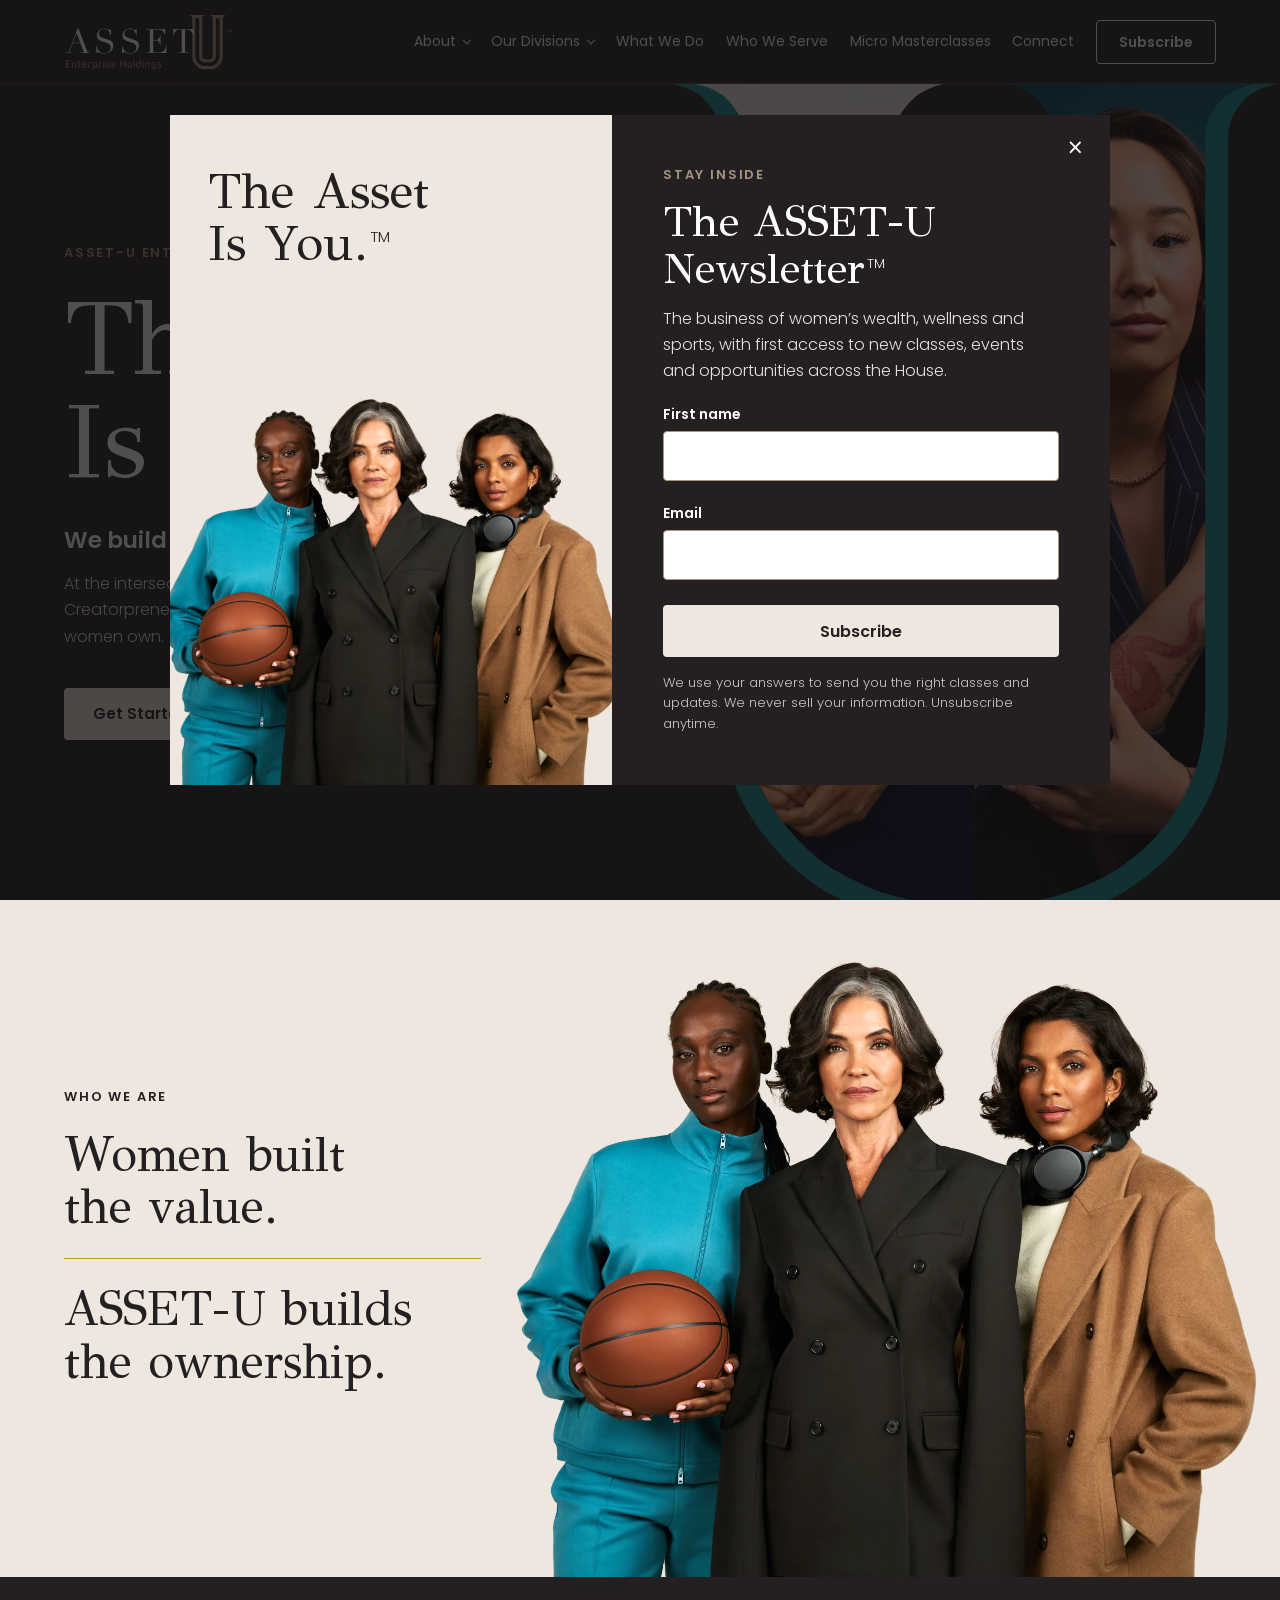
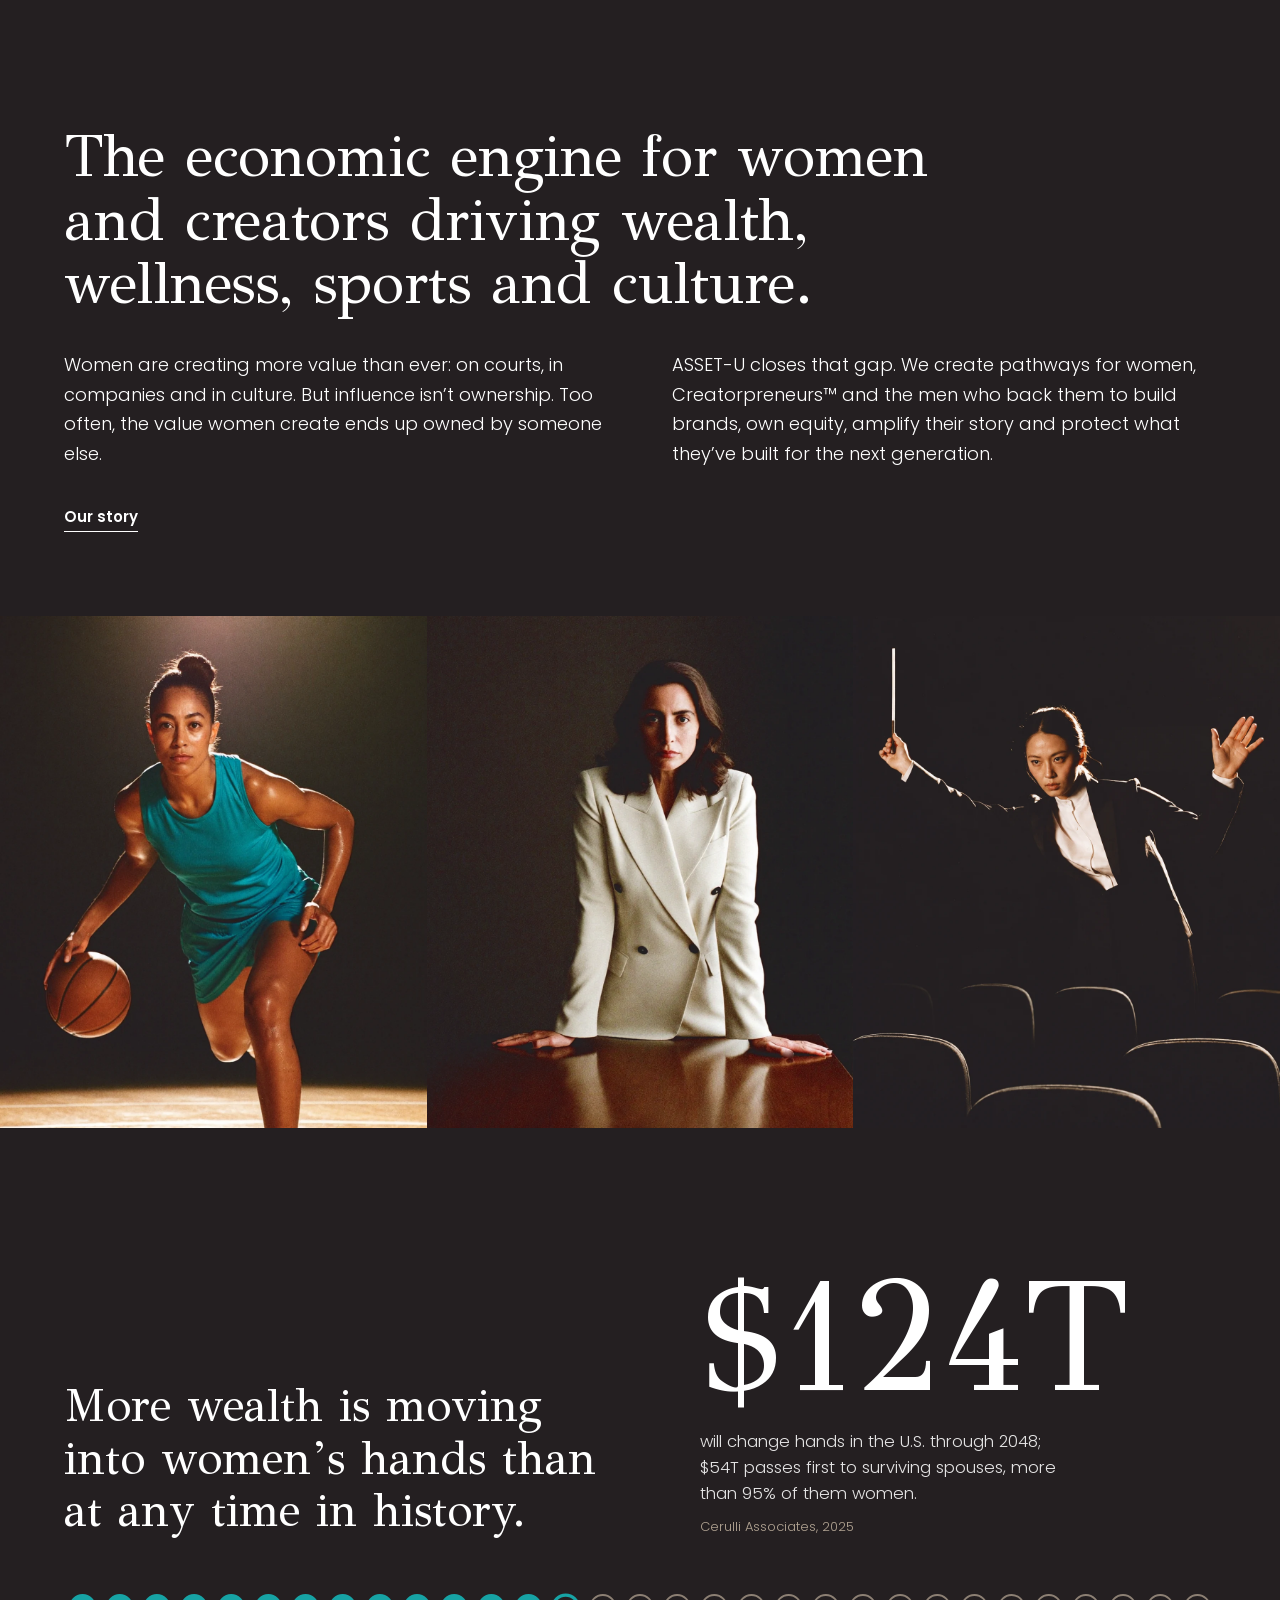
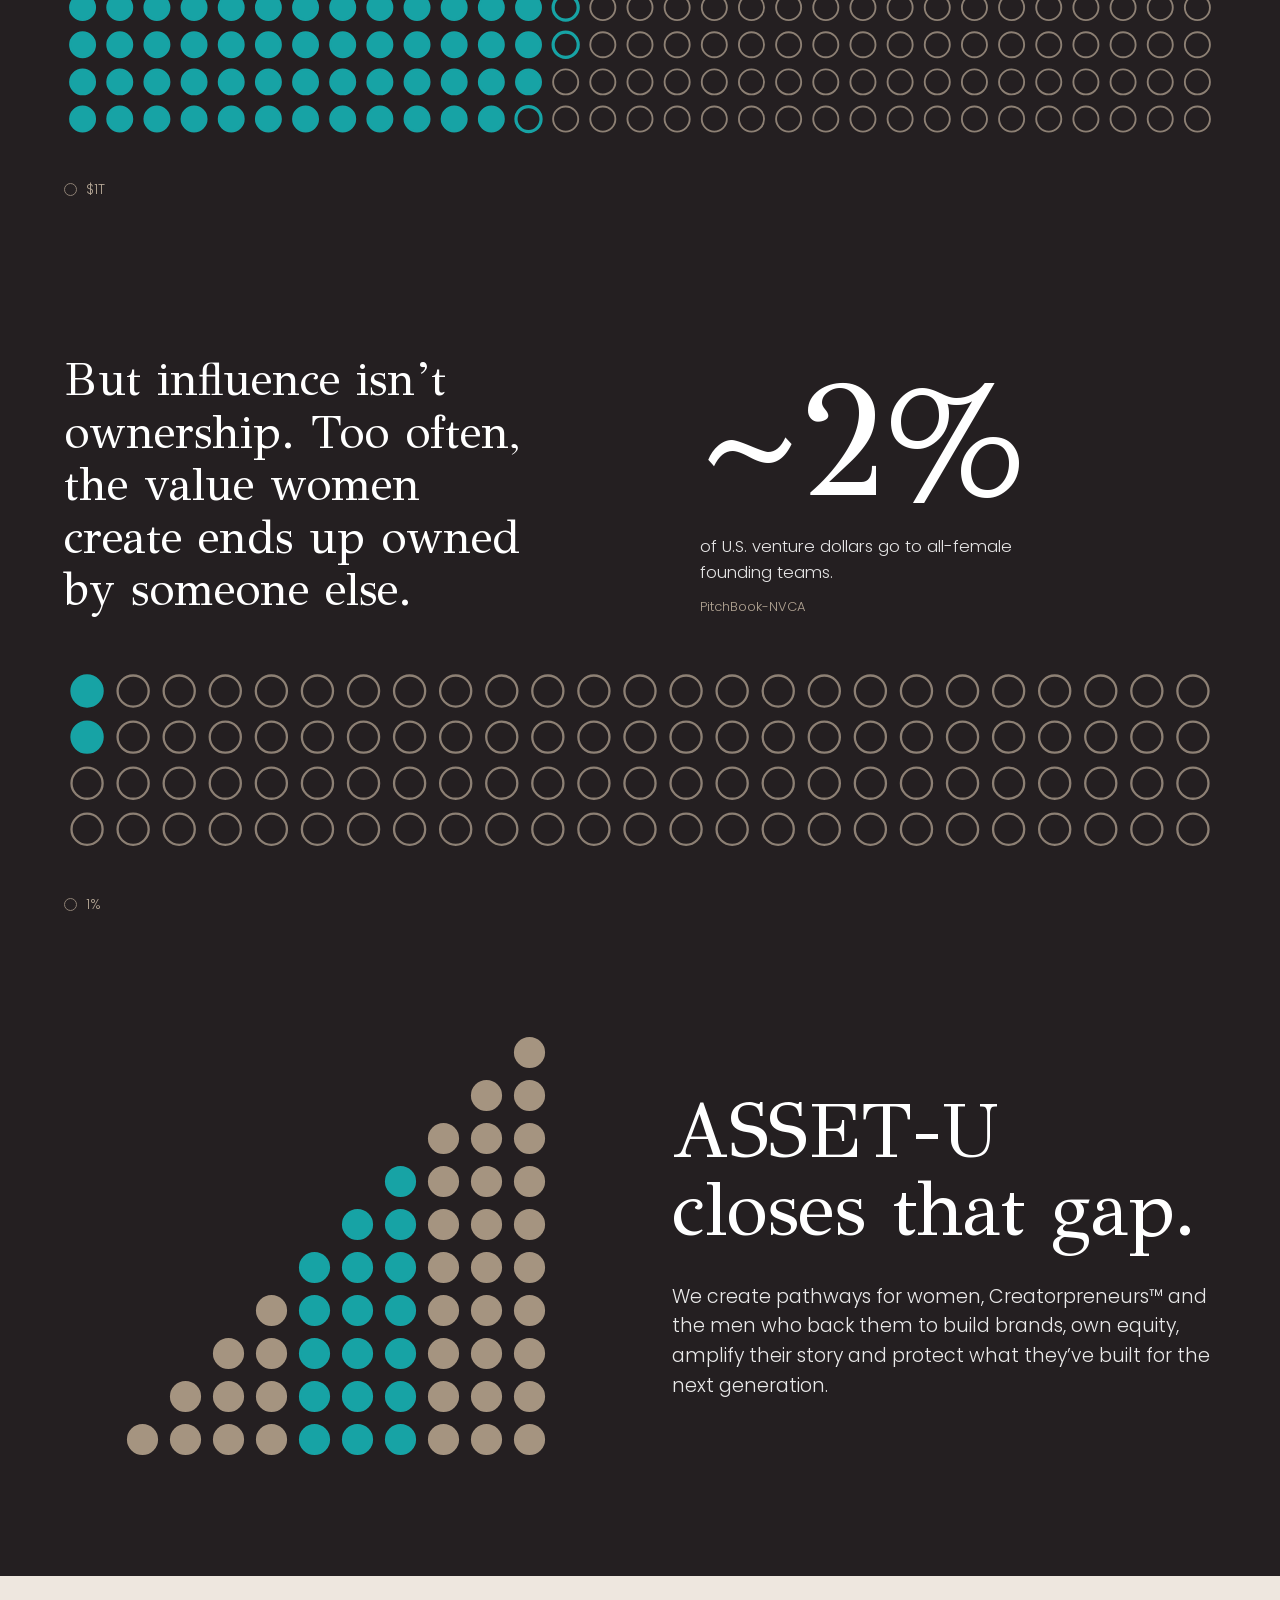
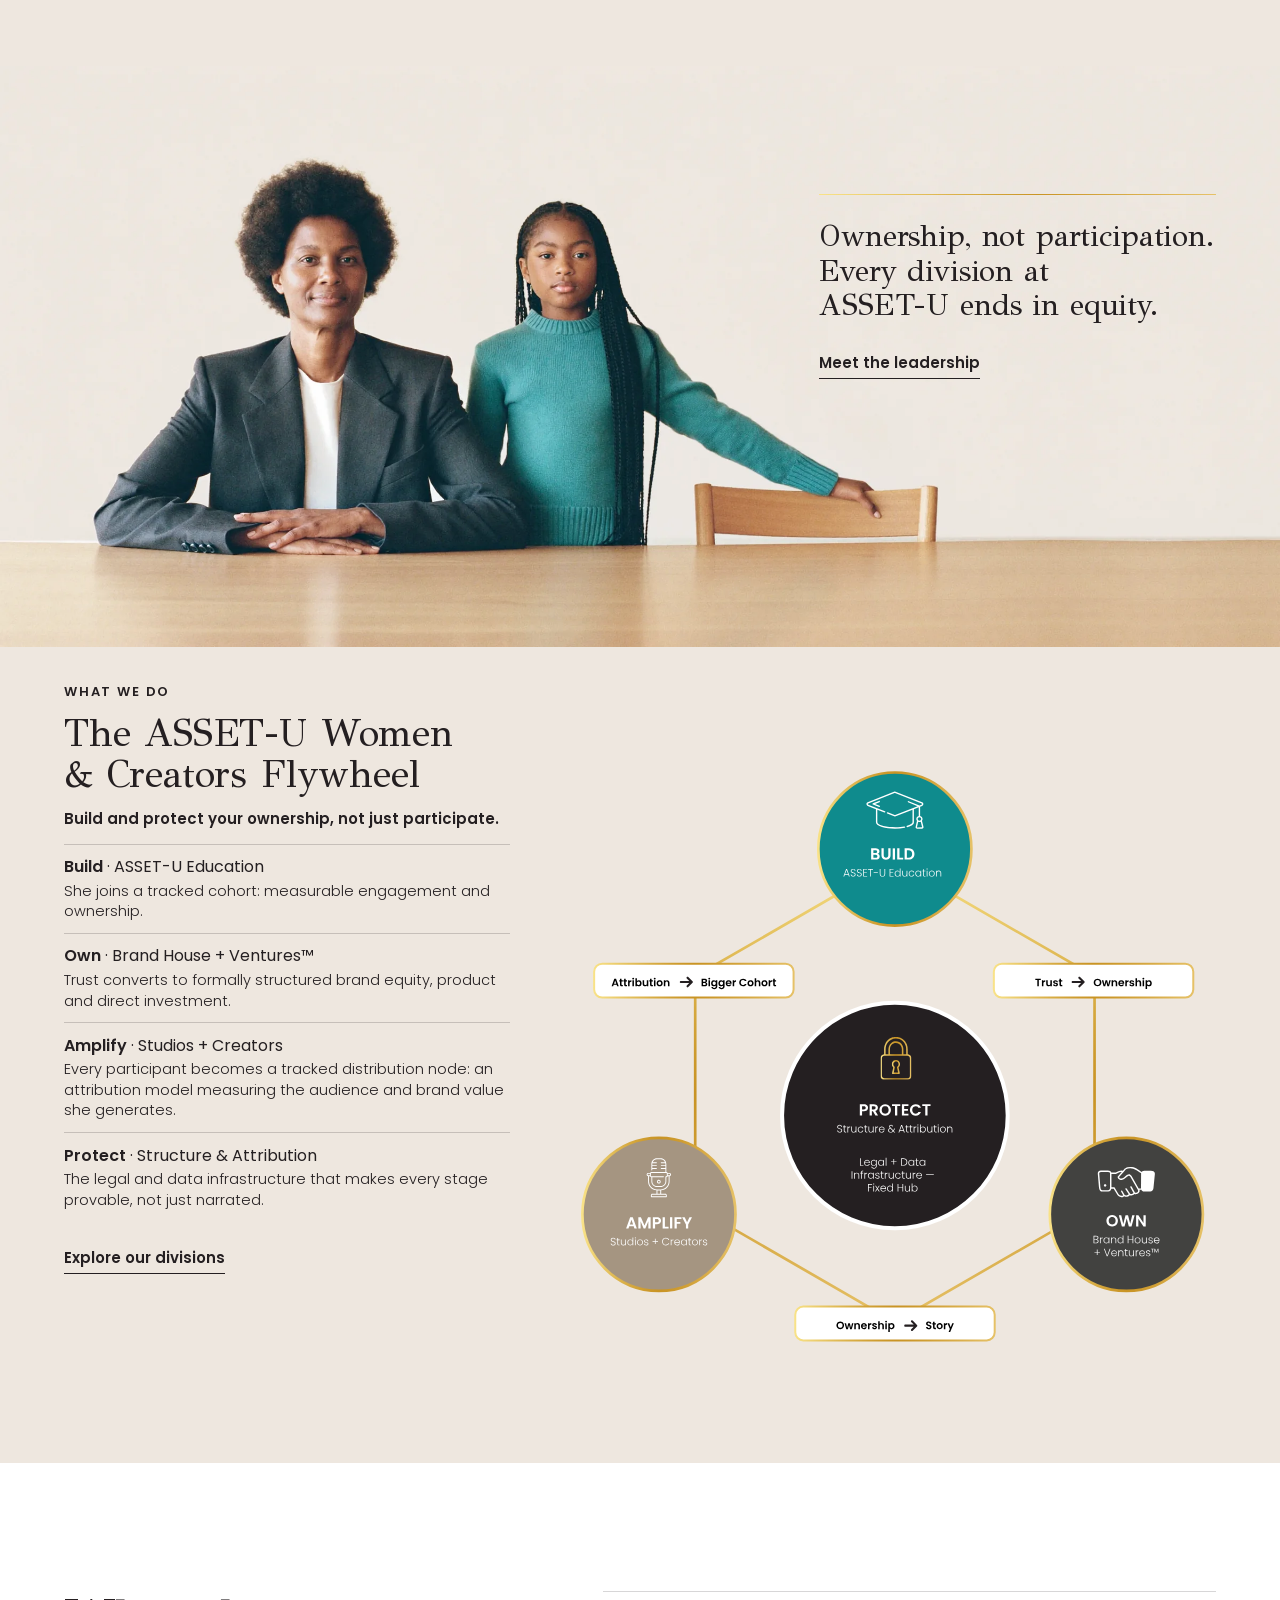
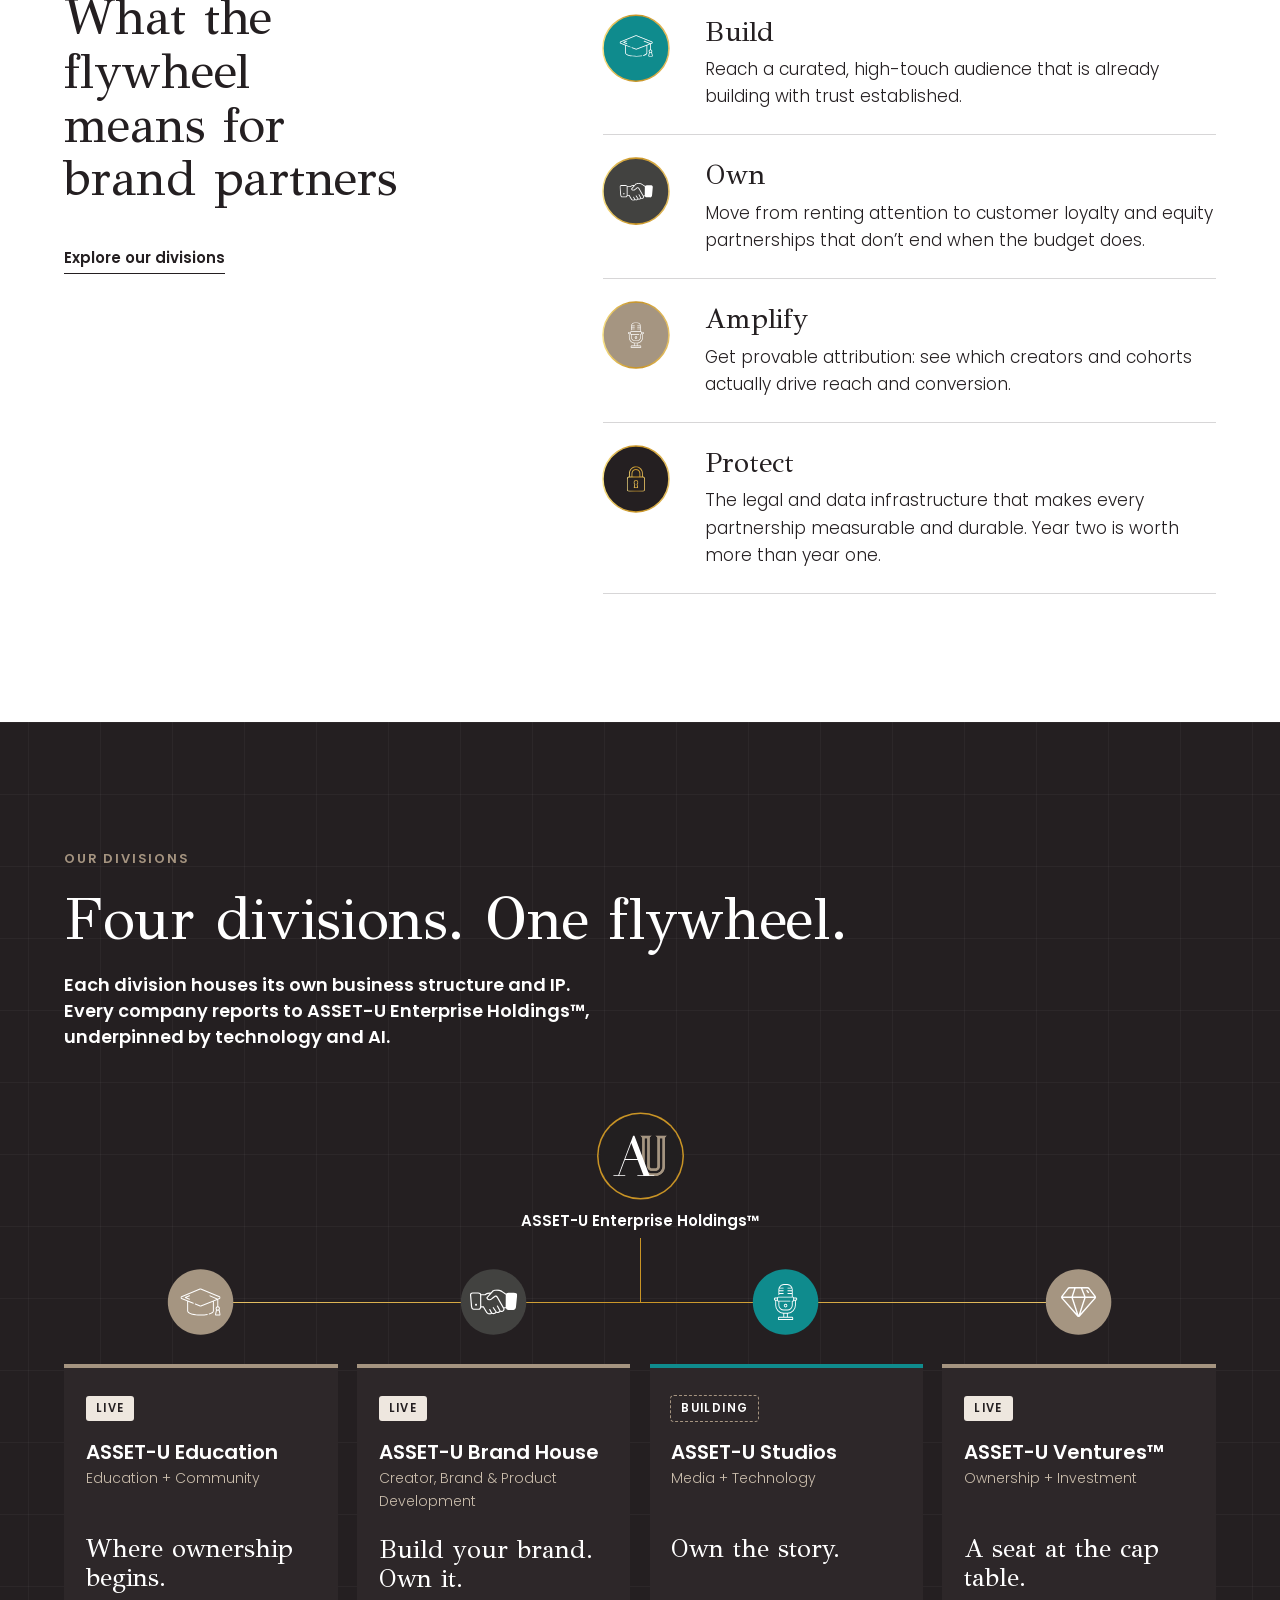
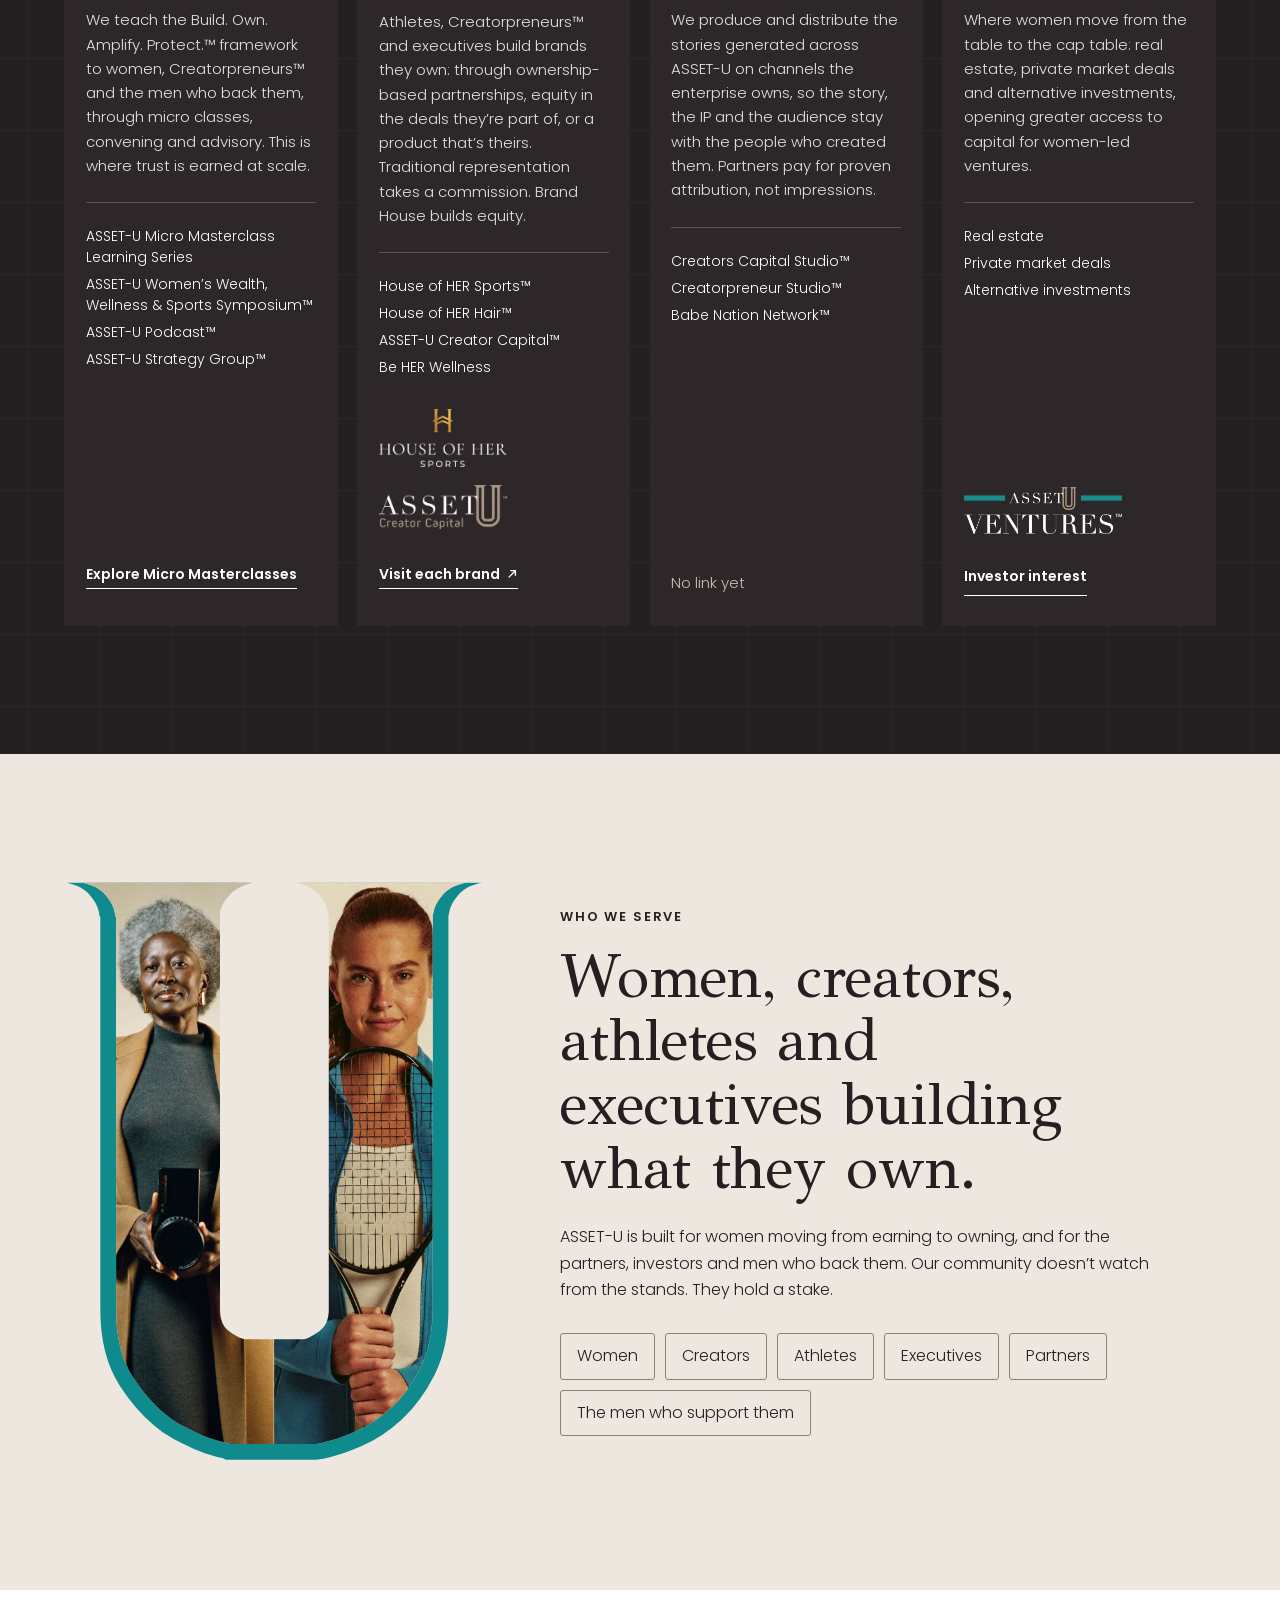
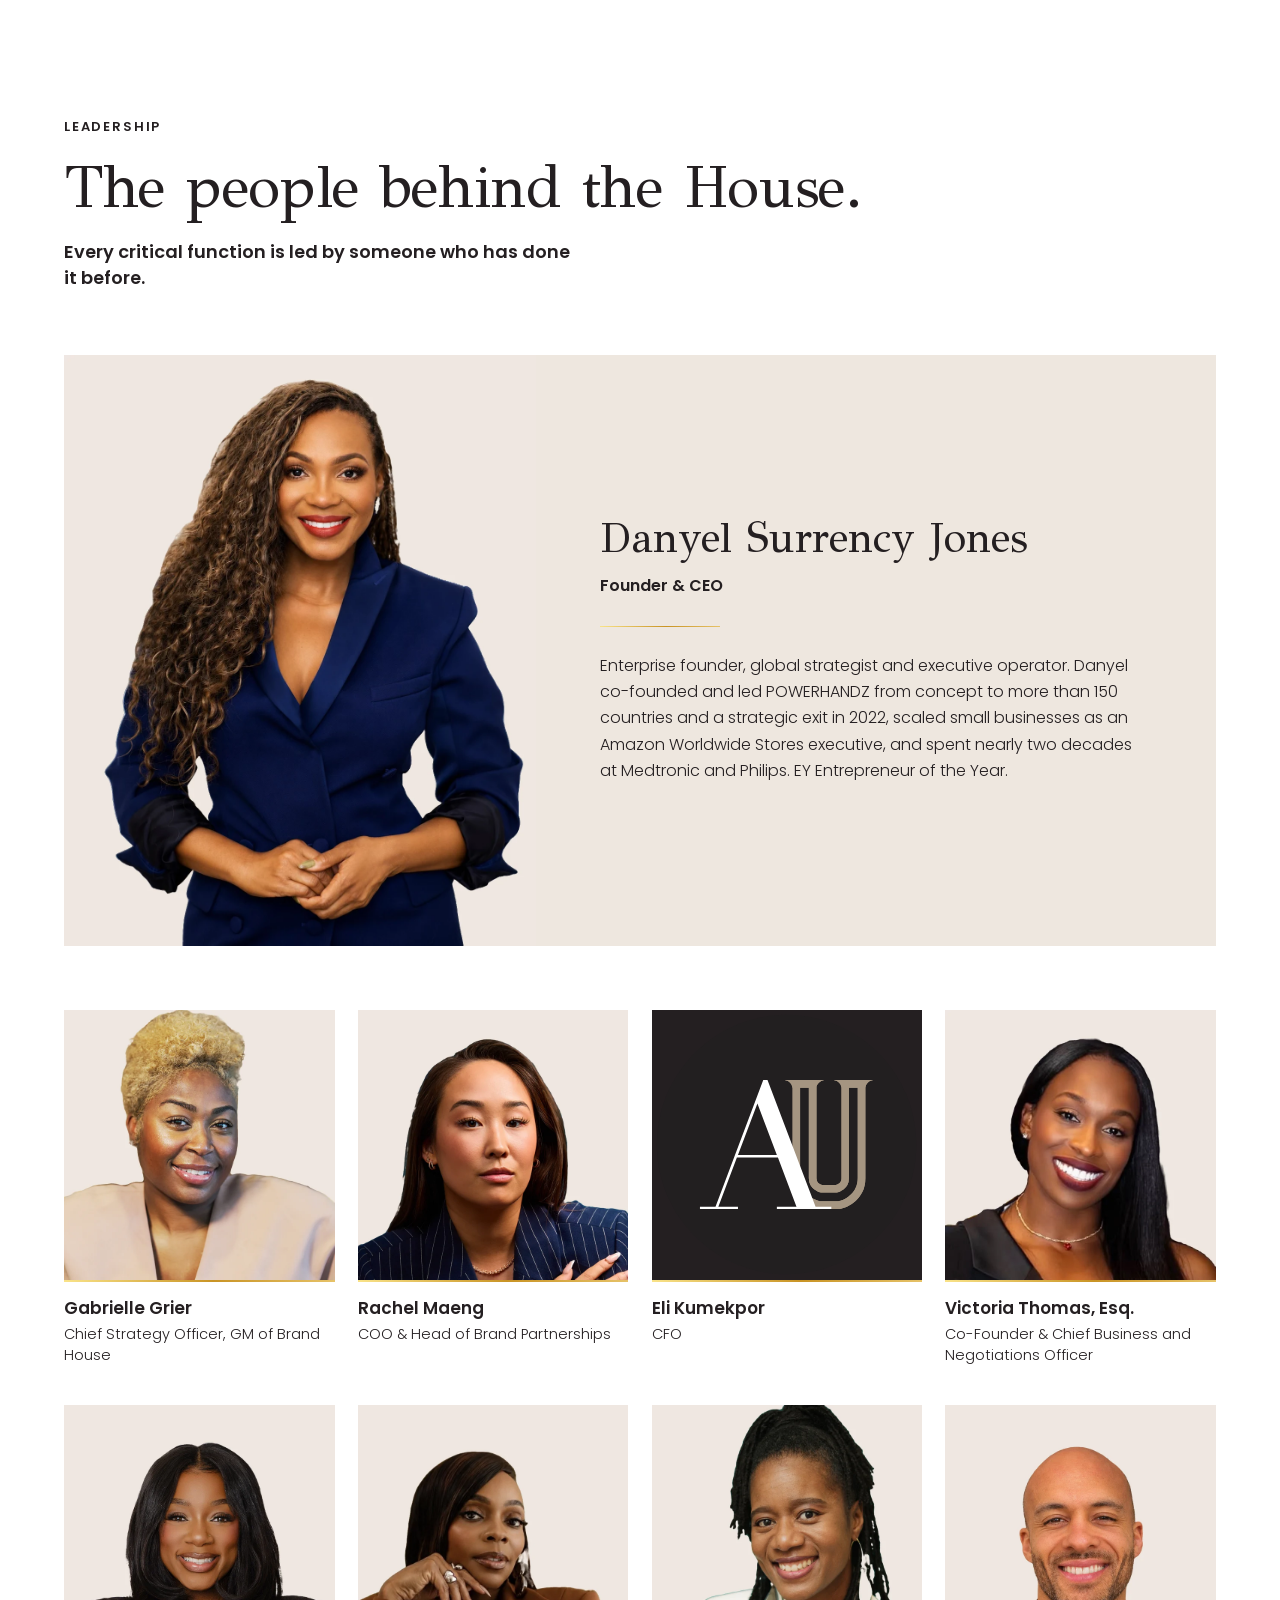
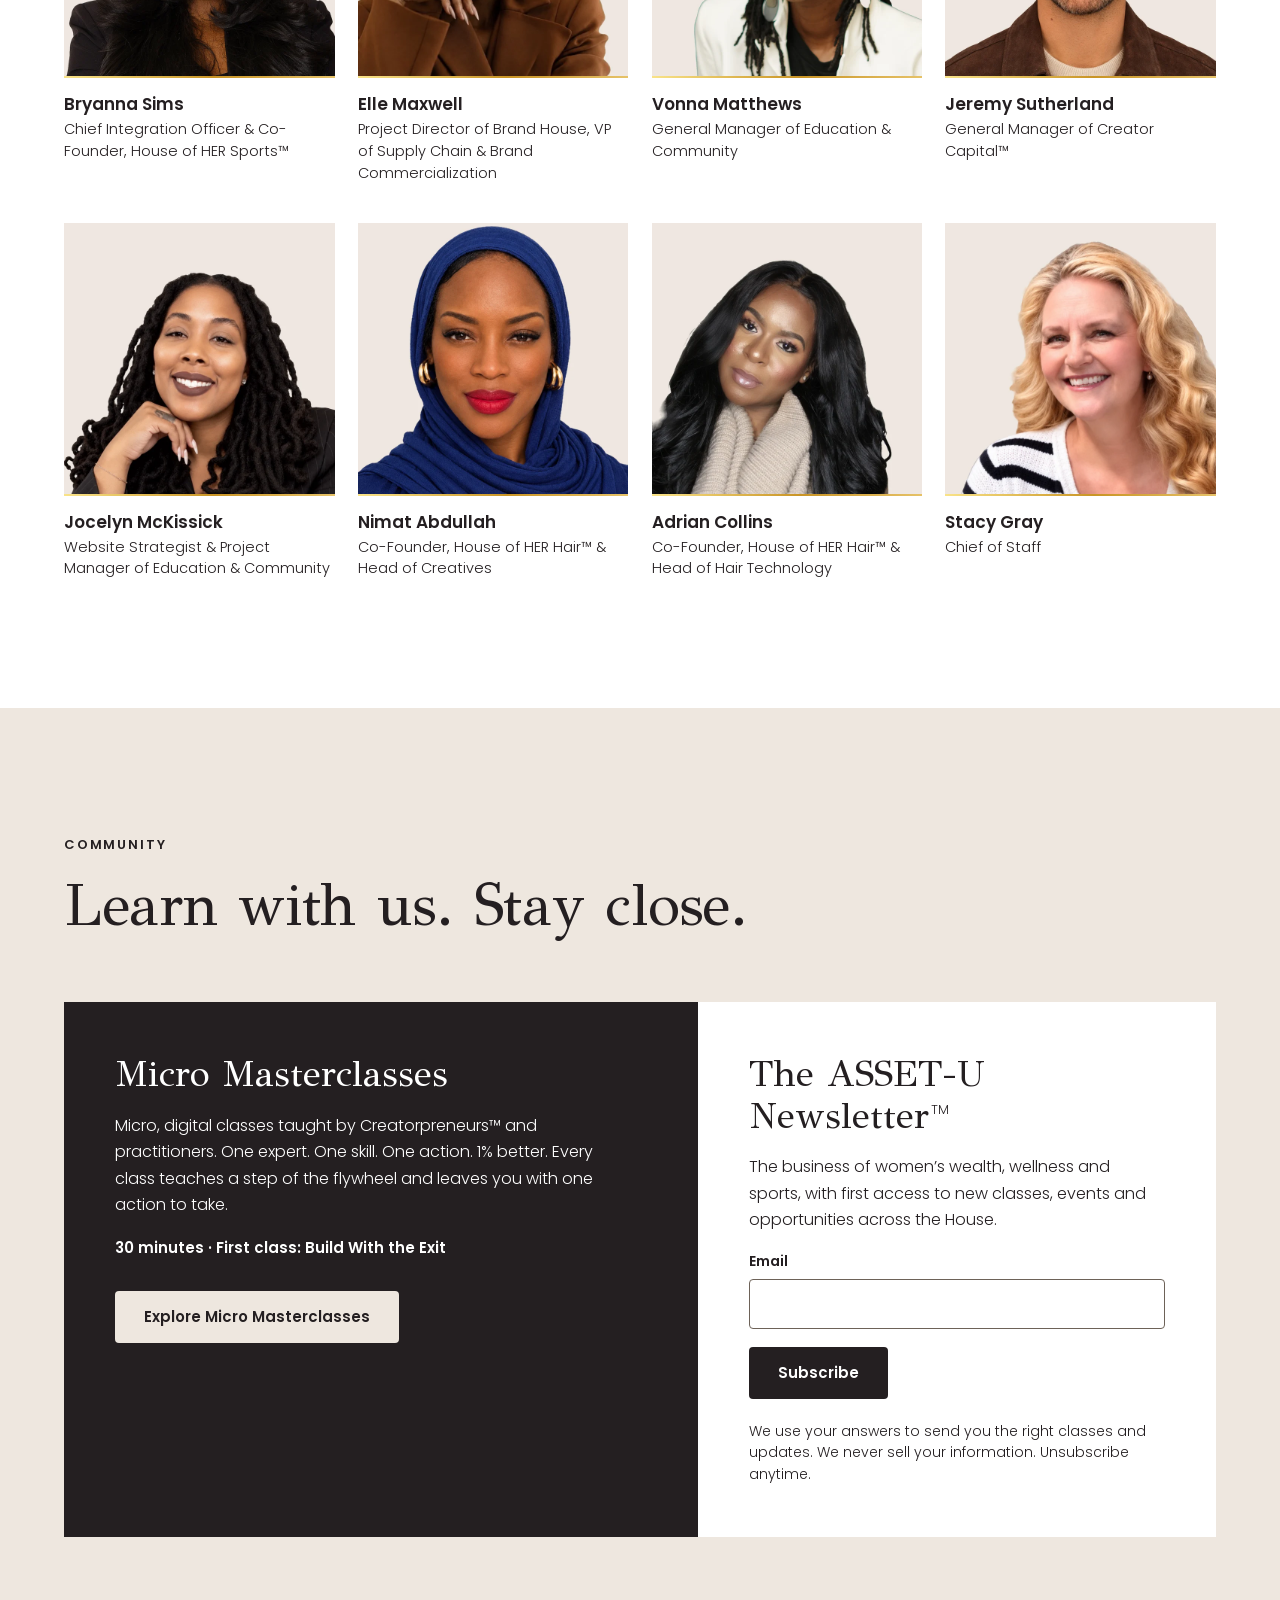
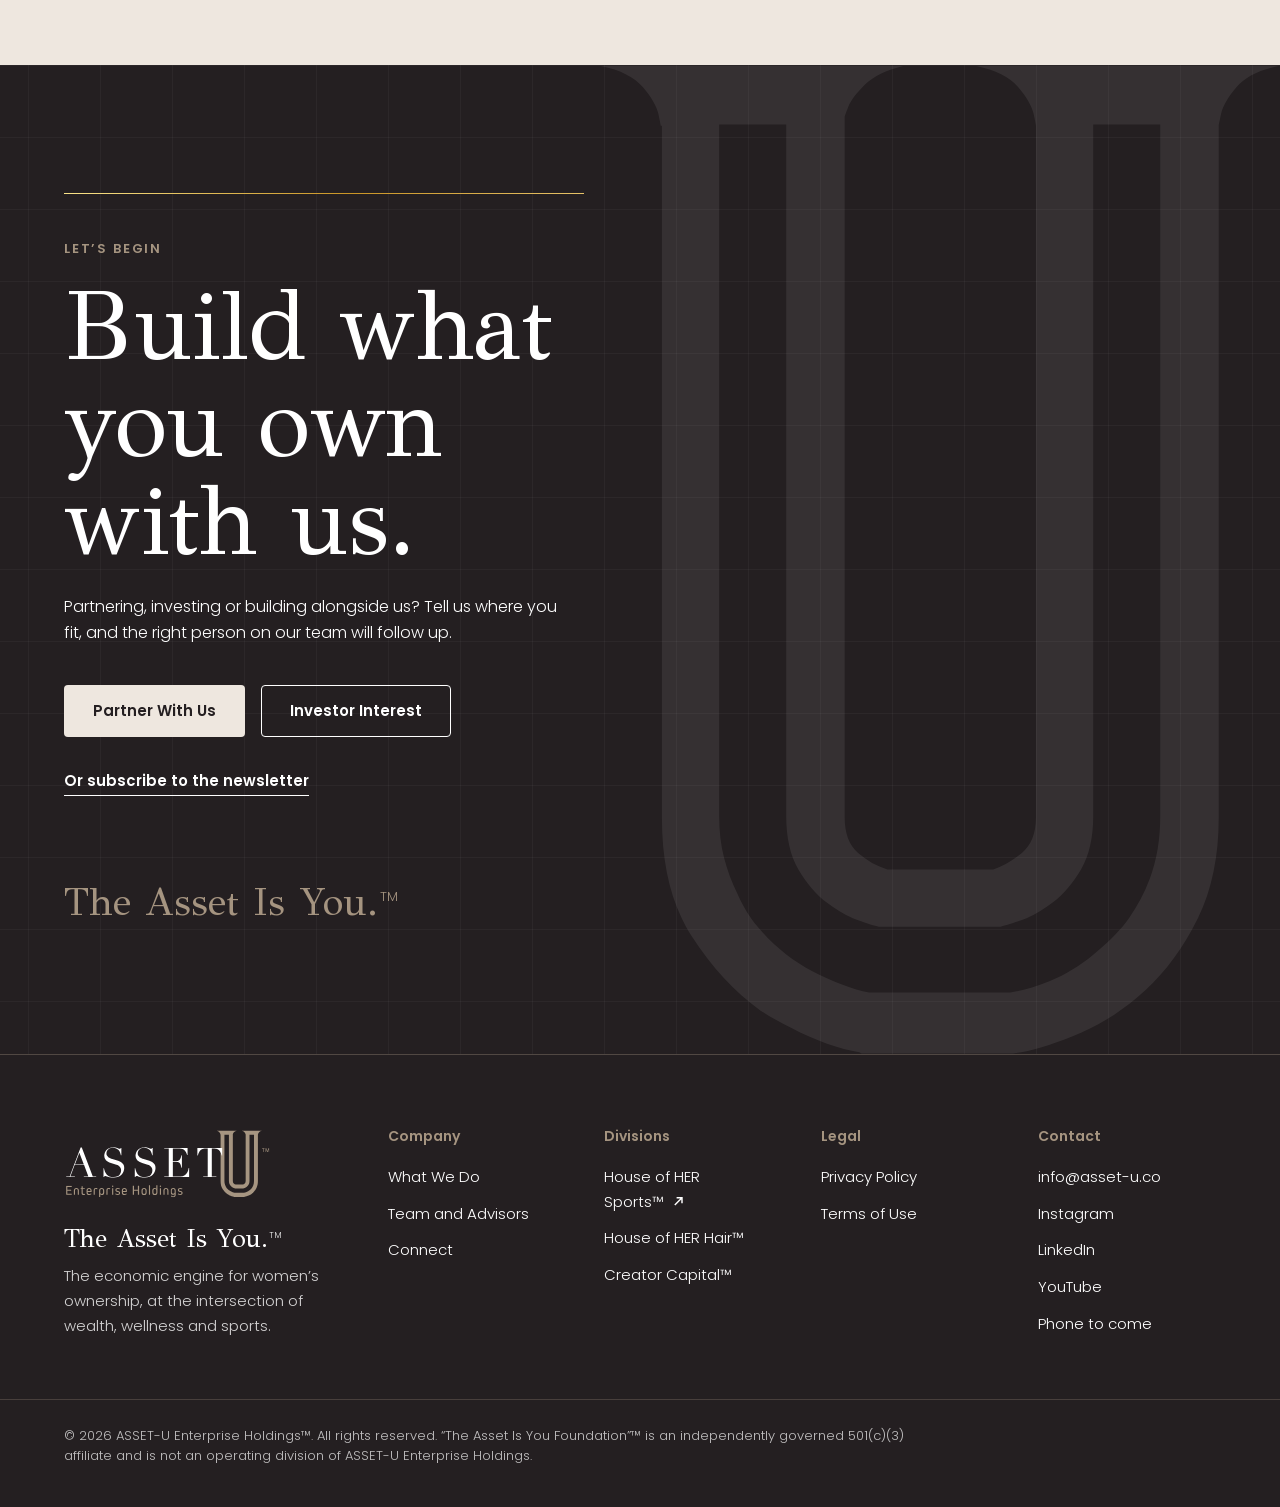
<file: index.html>
<!doctype html>
<html lang="en"><head><meta charset="utf-8"><meta name="viewport" content="width=device-width,initial-scale=1">
<title>ASSET-U Enterprise Holdings™ | The Economic Engine for Women's Ownership</title>
<meta name="description" content="ASSET-U Enterprise Holdings is the economic engine for women's ownership across wealth, wellness and sports. Build. Own. Amplify. Protect.">
<meta name="robots" content="noindex,nofollow"><meta name="theme-color" content="#241F21">
<meta property="og:type" content="website"><meta property="og:title" content="ASSET-U Enterprise Holdings™ | The Economic Engine for Women's Ownership">
<meta property="og:description" content="ASSET-U Enterprise Holdings is the economic engine for women's ownership across wealth, wellness and sports. Build. Own. Amplify. Protect.">
<meta property="og:url" content="https://taylormadecreative.github.io/asset-u-website-classic/"><meta property="og:image" content="https://taylormadecreative.github.io/asset-u-website-classic/img/og.jpg"><meta property="og:image:width" content="1200"><meta property="og:image:height" content="630"><meta property="og:image:alt" content="ASSET U Enterprise Holdings">
<meta name="twitter:card" content="summary_large_image"><meta name="twitter:image" content="https://taylormadecreative.github.io/asset-u-website-classic/img/og.jpg">
<link rel="icon" href="img/au-favicon.svg" type="image/svg+xml"><link rel="apple-touch-icon" href="img/au-180.png">
<link rel="preload" href="fonts/Poppins-300.woff2" as="font" type="font/woff2" crossorigin><link rel="preload" href="fonts/Poppins-600.woff2" as="font" type="font/woff2" crossorigin>
<link rel="stylesheet" href="styles.css"><link rel="stylesheet" href="still.css?v=11"></head><body class="still"><a class="skip" href="#main">Skip to content</a><header class="nav dark"><div class="wrap"><a class="brand" href="./"><span class="lg"><svg role="img" aria-label="ASSET U Enterprise Holdings, back to top" xmlns="http://www.w3.org/2000/svg" viewBox="570 310 790 275"><defs><clipPath id="lga"><path d="M577.898 531H600v35h-22.102Zm0 0"/></clipPath><clipPath id="lgb"><path d="M971 539h20v35.691h-20Zm0 0"/></clipPath><clipPath id="lgc"><path d="M1327 389h15.148v16H1327Zm0 0"/></clipPath><clipPath id="lgd"><path d="M577.898 386H692v113H577.898Zm0 0"/></clipPath></defs><g clip-path="url(#lga)"><path fill="#A69581" d="M595.926 546.441c.617 0 .976.36.976.973v2.102c0 .613-.359.972-.976.972H582.46v11.114h15.719c.617 0 .972.355.972.968v2.102c0 .613-.355.973-.972.973h-19.356c-.613 0-.972-.36-.972-.973v-32.059c0-.613.359-.972.972-.972h19.356c.617 0 .972.359.972.972v2.102c0 .617-.355.972-.972.972h-15.72v10.754Zm0 0"/></g><path fill="#A69581" d="M621.79 549.617c0-4.3-1.642-6.246-5.227-6.246-3.583 0-5.223 1.945-5.223 6.246v15.055c0 .613-.36.973-.973.973h-2.304c-.614 0-.973-.36-.973-.973v-15.516c0-6.144 3.328-9.472 9.472-9.472 6.149 0 9.477 3.328 9.477 9.472v15.516c0 .613-.36.973-.976.973h-2.301c-.617 0-.973-.36-.973-.973ZM648.977 564.059c.207.562.05.921-.461 1.226-1.125.617-2.61.973-4.504.973-5.223 0-7.887-2.762-7.887-8.09v-14.184h-2.664c-.613 0-.973-.359-.973-.972v-1.742c0-.614.36-.973.973-.973h2.664v-5.79c0-.612.36-.972.973-.972h2.304c.614 0 .973.36.973.973v5.789h6.965c.613 0 .972.36.972.973v1.742c0 .613-.359.972-.972.972h-6.965v14.082c0 2.97 1.434 4.508 4.098 4.508.972 0 1.793-.207 2.558-.617.668-.36 1.13-.203 1.332.41ZM669.719 549.82c0-4.453-1.692-6.449-5.328-6.449-3.633 0-5.325 1.996-5.325 6.45v1.077h10.653Zm4.043-.46v4.097c0 .613-.356.973-.973.973h-13.723v1.484c0 4.66 1.895 6.66 6.196 6.66 2.047 0 3.586-.668 5.172-2.101.46-.461.972-.41 1.382.101l1.024 1.281c.36.461.36.973-.05 1.383-2.048 1.996-4.712 3.02-7.68 3.02-6.762 0-10.294-3.278-10.294-9.934v-6.965c0-6.297 3.329-9.675 9.473-9.675s9.473 3.379 9.473 9.675M681.547 548.953c0-6.098 2.918-9.27 8.5-9.27 2.203 0 4.148.512 5.683 1.536.512.36.668.82.31 1.383l-.872 1.484c-.36.562-.82.617-1.383.258-1.023-.617-2.152-.973-3.328-.973-3.176 0-4.66 1.793-4.66 5.633v15.668c0 .613-.36.973-.973.973h-2.304c-.618 0-.973-.36-.973-.973ZM717.035 549.77c0-4.352-1.691-6.399-5.379-6.399-3.738 0-5.43 2.047-5.43 6.399v6.351c0 4.3 1.794 6.453 5.43 6.453 3.688 0 5.38-2.05 5.38-6.453Zm4.25-.41v7.222c0 6.297-3.125 9.676-8.96 9.676-2.665 0-4.712-.871-5.993-2.559h-.105v9.168c0 .613-.356.973-.973.973h-2.305c-.613 0-.972-.36-.972-.973V549.36c0-6.297 3.382-9.68 9.68-9.68 6.25 0 9.628 3.384 9.628 9.68M729.527 548.953c0-6.098 2.918-9.27 8.5-9.27 2.203 0 4.149.512 5.684 1.536.512.36.668.82.309 1.383l-.872 1.484c-.359.562-.82.617-1.382.258-1.024-.617-2.149-.973-3.328-.973-3.176 0-4.66 1.793-4.66 5.633v15.668c0 .613-.36.973-.973.973H730.5c-.613 0-.973-.36-.973-.973ZM751.957 565.645c-.617 0-.973-.36-.973-.973V541.27c0-.614.356-.973.973-.973h2.305c.613 0 .972.36.972.973v23.402c0 .613-.359.973-.972.973Zm-1.535-32.723c0-1.586 1.125-2.715 2.66-2.715 1.59 0 2.715 1.129 2.715 2.715 0 1.539-1.125 2.664-2.715 2.664-1.535 0-2.66-1.125-2.66-2.664M772.336 566.258c-3.992 0-6.863-.922-9.164-2.969-.41-.41-.41-.871-.05-1.332l1.073-1.434c.41-.511.871-.511 1.383-.101 1.586 1.383 3.84 2.152 6.348 2.152 3.125 0 4.918-1.383 4.918-3.894 0-2.254-1.383-3.328-5.582-3.942-5.942-.87-7.989-3.074-7.989-7.476 0-4.61 3.532-7.582 9.012-7.582 2.817 0 5.531.77 7.426 2.152.512.41.562.871.207 1.383l-.977 1.433c-.355.512-.816.567-1.382.157-1.329-.922-3.02-1.434-4.864-1.434-3.379 0-5.172 1.383-5.172 3.89 0 2.048 1.332 3.071 5.375 3.637 6.043.817 8.196 3.172 8.196 7.782 0 4.66-3.38 7.578-8.758 7.578M802.445 549.82c0-4.453-1.687-6.449-5.324-6.449s-5.324 1.996-5.324 6.45v1.077h10.648Zm4.047-.46v4.097c0 .613-.36.973-.972.973h-13.723v1.484c0 4.66 1.894 6.66 6.195 6.66 2.047 0 3.582-.668 5.172-2.101.461-.461.973-.41 1.383.101l1.023 1.281c.36.461.36.973-.05 1.383-2.047 1.996-4.711 3.02-7.684 3.02-6.758 0-10.29-3.278-10.29-9.934v-6.965c0-6.297 3.329-9.675 9.474-9.675s9.472 3.379 9.472 9.675M852.527 564.672c0 .613-.359.973-.972.973h-2.664c-.614 0-.973-.36-.973-.973v-14.235h-14.594v14.235c0 .613-.355.973-.972.973h-2.664c-.614 0-.973-.36-.973-.973v-32.059c0-.613.36-.972.972-.972h2.665c.617 0 .972.359.972.972v13.778h14.594v-13.778c0-.613.36-.972.973-.972h2.664c.613 0 .972.359.972.972ZM876.7 549.82c0-4.402-1.692-6.449-5.43-6.449-3.688 0-5.375 2.047-5.375 6.45v6.35c0 4.352 1.687 6.403 5.375 6.403 3.738 0 5.43-2.05 5.43-6.402Zm4.25-.46v7.273c0 6.246-3.384 9.625-9.68 9.625-6.247 0-9.63-3.38-9.63-9.625v-7.274c0-6.297 3.383-9.675 9.63-9.675 6.296 0 9.68 3.379 9.68 9.675M890.422 565.645c-.617 0-.973-.36-.973-.973v-33.899c0-.617.356-.972.973-.972h2.3c.618 0 .977.355.977.972v33.899c0 .613-.36.973-.976.973ZM917.254 549.82c0-4.3-1.793-6.449-5.43-6.449-3.687 0-5.375 2.047-5.375 6.45v6.35c0 4.352 1.688 6.403 5.375 6.403 3.739 0 5.43-2.05 5.43-6.402Zm3.277-20.02c.614 0 .973.356.973.973v25.809c0 6.297-3.379 9.676-9.68 9.676-6.246 0-9.625-3.38-9.625-9.676v-7.223c0-6.297 3.121-9.675 8.961-9.675 2.664 0 4.711.87 5.992 2.558h.102v-11.469c0-.617.36-.972.973-.972ZM931.64 565.645c-.613 0-.972-.36-.972-.973V541.27c0-.614.36-.973.973-.973h2.304c.617 0 .973.36.973.973v23.402c0 .613-.356.973-.973.973Zm-1.535-32.723c0-1.586 1.125-2.715 2.665-2.715 1.585 0 2.714 1.129 2.714 2.715 0 1.539-1.129 2.664-2.714 2.664-1.54 0-2.665-1.125-2.665-2.664M958.781 549.617c0-4.3-1.636-6.246-5.222-6.246s-5.223 1.945-5.223 6.246v15.055c0 .613-.36.973-.973.973h-2.304c-.614 0-.973-.36-.973-.973v-15.516c0-6.144 3.328-9.472 9.473-9.472 6.144 0 9.472 3.328 9.472 9.472v15.516c0 .613-.355.973-.972.973h-2.305c-.613 0-.973-.36-.973-.973Zm0 0"/><g clip-path="url(#lgb)"><path fill="#A69581" d="M986.332 555.3v-5.53c0-4.352-1.691-6.399-5.43-6.399-3.687 0-5.375 2.047-5.375 6.399v5.53c0 4.403 1.688 6.454 5.375 6.454 3.637 0 5.43-2.152 5.43-6.453m4.25-5.942v16.032c0 5.632-3.637 9.062-9.629 9.062-3.379 0-6.195-.973-8.293-2.816q-.69-.615-.156-1.383l.973-1.383c.359-.562.82-.613 1.332-.152 1.691 1.383 3.586 2.047 5.89 2.047 3.688 0 5.633-2.047 5.633-5.684v-2.203h-.102c-1.28 1.691-3.328 2.562-5.992 2.562-5.836 0-8.96-3.382-8.96-9.68v-6.402c0-6.297 3.378-9.675 9.624-9.675 6.301 0 9.68 3.379 9.68 9.675"/></g><path fill="#A69581" d="M1007.43 566.258c-3.996 0-6.864-.922-9.168-2.969-.41-.41-.41-.871-.051-1.332l1.074-1.434c.41-.511.871-.511 1.383-.101 1.59 1.383 3.84 2.152 6.352 2.152 3.125 0 4.914-1.383 4.914-3.894 0-2.254-1.38-3.328-5.579-3.942-5.94-.87-7.992-3.074-7.992-7.476 0-4.61 3.535-7.582 9.016-7.582 2.816 0 5.531.77 7.426 2.152.511.41.562.871.203 1.383l-.973 1.433c-.36.512-.82.567-1.383.157-1.332-.922-3.02-1.434-4.863-1.434-3.383 0-5.172 1.383-5.172 3.89 0 2.048 1.328 3.071 5.375 3.637 6.043.817 8.196 3.172 8.196 7.782 0 4.66-3.383 7.578-8.758 7.578M1320.824 403.676c0 .258-.148.406-.406.406h-1.117c-.258 0-.406-.148-.406-.406v-12.153h-3.5c-.258 0-.41-.152-.41-.41v-.879c0-.257.152-.406.41-.406h8.953c.257 0 .406.149.406.406v.88c0 .257-.149.41-.406.41h-3.524Zm0 0"/><g clip-path="url(#lgc)"><path fill="#A69581" d="M1341.742 389.828c.258 0 .406.149.406.406v13.442c0 .258-.148.406-.406.406h-1.117c-.258 0-.41-.148-.41-.406v-11.121h-.043l-4.184 11.207a.465.465 0 0 1-.472.32h-.989c-.238 0-.386-.105-.472-.32l-4.188-11.207h-.043v11.12c0 .259-.152.407-.406.407h-1.074c-.258 0-.41-.148-.41-.406v-13.442c0-.257.152-.406.41-.406h2.168c.234 0 .386.106.472.32l4.059 11.059h.043l4.059-11.059c.085-.214.234-.32.472-.32Zm0 0"/></g><path class="lu" fill="#A69581" d="M1284.777 513.324v-174.34h-16.898v174.34c0 5.531-1.031 10.04-3.074 13.52q-3.077 5.226-7.067 8.297c-2.664 2.043-5.277 3.53-7.836 4.453q-3.841 1.382-5.375 1.691h-30.722q-1.542-.31-5.375-1.691c-2.567-.922-5.176-2.41-7.836-4.453-2.664-2.047-5.024-4.813-7.067-8.297-2.05-3.48-3.07-7.989-3.07-13.52v-174.34h-16.902v174.34c0 3.895.41 7.426 1.23 10.602a45.6 45.6 0 0 0 3.38 9.062q1.534 3.685 4.3 7.371c4.3 5.328 9.164 9.371 14.594 12.137 5.425 2.77 10.187 4.559 14.285 5.379h35.64c2.868-.414 6.196-1.383 9.985-2.918 3.789-1.539 7.422-3.742 10.91-6.605a113 113 0 0 0 3.684-3.227 45 45 0 0 0 3.687-3.84c2.867-3.488 5.172-7.531 6.914-12.137 1.738-4.609 2.613-9.878 2.613-15.824m-46.394-189.086h76.195c-4.918 1.028-8.45 2.817-10.601 5.38-2.149 2.562-3.43 4.773-3.84 6.616q-.615 2.767-.614 3.075v174.57c0 9.84-1.796 18.351-5.378 25.527q-5.38 10.76-13.055 17.84c-5.121 4.707-10.555 8.297-16.285 10.762-5.739 2.457-10.754 4.101-15.055 4.922l-2.148.308h-38.098l-.617-.308c-2.457-.414-5.176-1.13-8.14-2.153q-4.46-1.545-9.063-4a57 57 0 0 1-7.68-4.304q-9.836-7.08-17.363-18.762c-5.02-7.793-7.524-17.738-7.524-29.832v-174.57h-.308q-.002-.307-.614-3.075c-.414-1.843-1.691-4.054-3.843-6.617-2.149-2.562-5.684-4.351-10.598-5.379h76.195c-4.3 1.028-7.527 2.61-9.676 4.762q-3.228 3.223-4.148 5.527-.926 2.309-.926 2.614v176.492q-.002 6.145 3.383 9.062 3.377 2.924 7.375 4.149h26.727q3.686-1.226 7.218-4.149 3.535-2.917 3.535-9.062v-174.34q-.001-.306-.617-3.074c-.41-1.844-1.687-4.04-3.84-6.606-2.148-2.558-5.683-4.347-10.597-5.375"/><g clip-path="url(#lgd)"><path fill="#FFF" d="m627.73 406.629-16.882 44.66h33.761Zm-49.878 89.473h13.503l41.438-109.887h3.684l41.742 109.887h13.66v2.148h-47.27v-2.148h17.036l-16.114-42.664h-35.605l-16.114 42.664h17.036v2.148h-32.996Zm0 0"/></g><path fill="#FFF" d="M718.582 465.254h1.688q1.687 8.286 4.375 13.965c1.789 3.785 3.761 6.906 5.906 9.36 2.152 2.456 4.398 4.35 6.754 5.679 2.351 1.332 4.73 2.3 7.136 2.918q3.603.92 6.907 1.074 3.298.152 6.215.152c5.421 0 9.875-.82 13.351-2.457 3.48-1.632 6.242-3.707 8.29-6.215 2.042-2.503 3.476-5.218 4.296-8.132q1.226-4.372 1.227-8.059 0-5.368-1.993-9.207c-1.332-2.559-3.02-4.73-5.066-6.523a28.4 28.4 0 0 0-6.676-4.372c-2.406-1.128-4.68-1.996-6.832-2.609l-17.648-5.375c-8.285-2.555-14.555-5.93-18.797-10.129q-6.37-6.288-6.371-16.879 0-6.906 2.457-12.816 2.451-5.908 6.906-10.203c2.965-2.863 6.523-5.117 10.664-6.754q6.217-2.456 13.582-2.457 5.372 0 8.98.922 3.603.92 6.215 2.07l4.68 2.074q2.074.921 4.223.922 1.992 0 2.683-.539c.461-.355 1.098-1.254 1.918-2.687h2.149v27.78h-1.84a45.6 45.6 0 0 0-3.149-10.667q-2.226-5.14-5.753-9.055c-2.356-2.61-5.196-4.703-8.52-6.293-3.324-1.582-7.187-2.379-11.586-2.379-2.453 0-5.168.336-8.133 1a25.7 25.7 0 0 0-8.289 3.453q-3.837 2.456-6.367 6.446-2.53 3.992-2.531 10.129 0 4.91 1.992 8.363a19.4 19.4 0 0 0 5.145 5.832c2.093 1.586 4.449 2.914 7.058 3.988a91 91 0 0 0 7.902 2.84l18.57 5.832q2.914.924 7.368 2.457c2.969 1.024 5.855 2.559 8.672 4.606 2.812 2.046 5.219 4.753 7.21 8.132q2.994 5.063 2.993 12.891c0 4.813-.895 9.387-2.684 13.734a34.4 34.4 0 0 1-7.75 11.512q-5.063 4.987-12.277 7.98-7.217 2.994-16.27 2.993-3.224-.001-5.675-.078c-1.64-.051-3.172-.18-4.606-.383a124 124 0 0 1-4.297-.692q-2.15-.38-4.757-1.148a164 164 0 0 1-6.602-2.148q-3.528-1.23-6.137-1.23c-1.535 0-2.586.308-3.144.921q-.851.921-1.461 2.457h-2.301ZM836.293 465.254h1.687q1.687 8.286 4.372 13.965 2.688 5.678 5.91 9.36 3.221 3.685 6.754 5.679c2.351 1.332 4.73 2.3 7.136 2.918q3.603.92 6.907 1.074c2.195.102 4.27.152 6.214.152q8.132 0 13.352-2.457c3.477-1.632 6.238-3.707 8.29-6.215 2.042-2.503 3.476-5.218 4.296-8.132q1.225-4.372 1.226-8.059-.001-5.368-1.996-9.207c-1.332-2.559-3.02-4.73-5.062-6.523a28.6 28.6 0 0 0-6.676-4.372q-3.609-1.69-6.832-2.609l-17.648-5.375q-12.433-3.832-18.801-10.129-6.368-6.288-6.367-16.879c0-4.605.816-8.875 2.457-12.816 1.633-3.938 3.937-7.34 6.902-10.203 2.969-2.863 6.524-5.117 10.668-6.754q6.217-2.456 13.582-2.457c3.578 0 6.574.308 8.977.922q3.605.92 6.214 2.07l4.684 2.074q2.068.921 4.219.922 1.994 0 2.687-.539c.461-.355 1.098-1.254 1.918-2.687h2.149v27.78h-1.844a45.8 45.8 0 0 0-3.145-10.667q-2.226-5.14-5.753-9.055c-2.356-2.61-5.196-4.703-8.52-6.293-3.324-1.582-7.187-2.379-11.586-2.379-2.457 0-5.168.336-8.133 1a25.7 25.7 0 0 0-8.289 3.453q-3.837 2.456-6.367 6.446-2.536 3.992-2.535 10.129-.001 4.91 1.996 8.363a19.4 19.4 0 0 0 5.14 5.832q3.148 2.378 7.063 3.988a90 90 0 0 0 7.902 2.84l18.57 5.832q2.914.924 7.368 2.457 4.448 1.536 8.668 4.606c2.816 2.046 5.219 4.753 7.215 8.132q2.993 5.063 2.992 12.891c0 4.813-.899 9.387-2.684 13.734a34.4 34.4 0 0 1-7.75 11.512q-5.068 4.987-12.28 7.98-7.214 2.994-16.267 2.993-3.223-.001-5.68-.078a42 42 0 0 1-4.6-.383 123 123 0 0 1-4.298-.692c-1.437-.253-3.02-.636-4.761-1.148a162 162 0 0 1-6.598-2.148c-2.356-.82-4.399-1.23-6.137-1.23q-2.304 0-3.148.921-.846.921-1.457 2.457h-2.301ZM947.094 496.102h17.035V391.129h-17.035v-2.152h87.785v26.55h-1.688q-1.994-5.982-4.293-10.511c-1.539-3.016-3.378-5.575-5.527-7.672-2.148-2.098-4.707-3.656-7.676-4.684q-4.45-1.53-10.742-1.531h-25.476v47.422h9.976q5.061-.001 8.594-.922c2.351-.613 4.375-1.766 6.062-3.453q2.532-2.53 4.297-6.906 1.765-4.373 3.453-11.282h1.688v47.73h-1.688a251 251 0 0 0-2.226-8.593q-1.149-4.144-3.223-7.367-2.07-3.224-5.523-5.14c-2.301-1.282-5.297-1.919-8.977-1.919h-12.433v55.403h29.007q8.437 0 14.043-3.61c3.73-2.402 6.778-5.265 9.133-8.594 2.348-3.32 4.09-6.777 5.215-10.359 1.125-3.578 1.844-6.547 2.148-8.898h1.688v33.609h-93.617ZM1093.656 496.102h17.035V391.129h-8.898c-2.047 0-4.352.18-6.906.535q-3.837.539-7.75 2.992c-2.61 1.637-5.117 4.223-7.52 7.75q-3.61 5.298-6.219 14.656h-1.687v-28.085h93.312v28.086h-1.687q-2.614-9.359-6.219-14.657c-2.406-3.527-4.91-6.113-7.52-7.75s-5.195-2.633-7.75-2.992q-3.836-.534-6.906-.535h-8.902v104.973h17.04v2.148h-49.423Zm0 0"/></svg></span></a><button class="burger" aria-expanded="false" aria-controls="menu"><span></span><span></span><em class="sr">Menu</em></button><nav class="links" id="menu" aria-label="Main"><div class="it"><a href="about/" data-track="nav_click">About<i class="car" aria-hidden="true"></i></a><div class="drop"><a href="about/#our-story" data-track="nav_click">Our Story</a><a href="about/#team" data-track="nav_click">Team and Advisors</a></div></div><div class="it"><a href="our-divisions/" data-track="nav_click">Our Divisions<i class="car" aria-hidden="true"></i></a><div class="drop"><a href="our-divisions/#d1" data-track="nav_click">ASSET-U Education</a><a href="our-divisions/#d2" data-track="nav_click">ASSET-U Brand House</a><a href="our-divisions/#d3" data-track="nav_click">ASSET-U Studios</a><a href="our-divisions/#d4" data-track="nav_click">ASSET-U Ventures™</a></div></div><div class="it"><a href="what-we-do/" data-track="nav_click">What We Do</a></div><div class="it"><a href="who-we-serve/" data-track="nav_click">Who We Serve</a></div><div class="it"><a href="micro-masterclasses/" data-track="nav_click">Micro Masterclasses</a></div><div class="it"><a href="connect/" data-track="nav_click">Connect</a></div><a class="btn btn-line" href="connect/#subscribe" data-track="subscribe_click">Subscribe</a></nav></div></header><main id="main"><section class="hero dark"><div class="wrap"><div class="hero-copy"><p class="label fade"><span class="nb">ASSET-U</span> Enterprise Holdings™</p>
<h1 aria-label="The Asset Is You.™"><span class="ln" aria-hidden="true"><span>The Asset</span></span><span class="ln" aria-hidden="true"><span>Is <span class="you">You.</span><sup>TM</sup></span></span></h1>
<div class="fade"><p class="sub">We build what women own next.</p><div class="copy"><p>At the intersection of women’s wealth, wellness, sports and Creatorpreneurs™, <span class="nb">ASSET-U</span> turns what women earn into what women own.</p></div>
<div class="acts"><a class="btn btn-light" href="connect/" data-track="hero_cta_click">Get Started</a><a class="link" href="our-divisions/" data-track="hero_cta_click">Explore our divisions</a></div></div></div>
<div class="hero-u"><svg viewBox="1136 324 186 249.5" role="img" aria-label="Danyel Surrency Jones and Rachel Maeng of ASSET-U Enterprise Holdings, the economic engine for women’s ownership."><defs><clipPath id="hc"><path d="M 1238.38 324.24 L 1314.58 324.24 C 1309.66 325.27 1306.13 327.05 1303.98 329.62 C 1301.83 332.18 1300.55 334.39 1300.14 336.23 C 1299.73 338.08 1299.52 339.11 1299.52 339.31 L 1299.52 513.88 C 1299.52 523.72 1297.73 532.23 1294.14 539.41 C 1290.56 546.58 1286.21 552.53 1281.09 557.25 C 1275.97 561.95 1270.54 565.54 1264.8 568.01 C 1259.07 570.46 1254.05 572.11 1249.75 572.93 L 1247.6 573.24 L 1209.5 573.24 L 1208.89 572.93 C 1206.43 572.52 1203.71 571.8 1200.75 570.78 C 1197.77 569.75 1194.75 568.41 1191.68 566.78 C 1189.02 565.54 1186.46 564.11 1184 562.47 C 1177.45 557.75 1171.66 551.5 1166.64 543.71 C 1161.62 535.92 1159.12 525.97 1159.12 513.88 L 1159.12 339.31 L 1158.81 339.31 C 1158.81 339.11 1158.6 338.08 1158.2 336.23 C 1157.78 334.39 1156.5 332.18 1154.35 329.62 C 1152.2 327.05 1148.67 325.27 1143.75 324.24 L 1219.95 324.24 C 1215.65 325.27 1212.42 326.85 1210.27 329 C 1208.12 331.15 1206.74 332.99 1206.12 334.53 C 1205.51 336.07 1205.2 336.94 1205.2 337.14 L 1205.2 513.63 C 1205.2 517.73 1206.32 520.75 1208.58 522.7 C 1210.83 524.64 1213.29 526.03 1215.96 526.84 L 1242.68 526.84 C 1245.14 526.03 1247.55 524.64 1249.9 522.7 C 1252.26 520.75 1253.44 517.73 1253.44 513.63 L 1253.44 339.29 C 1253.44 339.09 1253.23 338.06 1252.82 336.22 C 1252.41 334.38 1251.13 332.18 1248.98 329.61 C 1246.83 327.05 1243.3 325.27 1238.38 324.24Z"/></clipPath><clipPath id="ht"><rect x="1120" y="324.24" width="218" height="110"/></clipPath><clipPath id="he"><rect x="1120" y="434" width="218" height="170"/></clipPath></defs>
<g class="u-edge"><g clip-path="url(#ht)"><path d="M 1238.38 324.24 L 1314.58 324.24 C 1309.66 325.27 1306.13 327.05 1303.98 329.62 C 1301.83 332.18 1300.55 334.39 1300.14 336.23 C 1299.73 338.08 1299.52 339.11 1299.52 339.31 L 1299.52 513.88 C 1299.52 523.72 1297.73 532.23 1294.14 539.41 C 1290.56 546.58 1286.21 552.53 1281.09 557.25 C 1275.97 561.95 1270.54 565.54 1264.8 568.01 C 1259.07 570.46 1254.05 572.11 1249.75 572.93 L 1247.6 573.24 L 1209.5 573.24 L 1208.89 572.93 C 1206.43 572.52 1203.71 571.8 1200.75 570.78 C 1197.77 569.75 1194.75 568.41 1191.68 566.78 C 1189.02 565.54 1186.46 564.11 1184 562.47 C 1177.45 557.75 1171.66 551.5 1166.64 543.71 C 1161.62 535.92 1159.12 525.97 1159.12 513.88 L 1159.12 339.31 L 1158.81 339.31 C 1158.81 339.11 1158.6 338.08 1158.2 336.23 C 1157.78 334.39 1156.5 332.18 1154.35 329.62 C 1152.2 327.05 1148.67 325.27 1143.75 324.24 L 1219.95 324.24 C 1215.65 325.27 1212.42 326.85 1210.27 329 C 1208.12 331.15 1206.74 332.99 1206.12 334.53 C 1205.51 336.07 1205.2 336.94 1205.2 337.14 L 1205.2 513.63 C 1205.2 517.73 1206.32 520.75 1208.58 522.7 C 1210.83 524.64 1213.29 526.03 1215.96 526.84 L 1242.68 526.84 C 1245.14 526.03 1247.55 524.64 1249.9 522.7 C 1252.26 520.75 1253.44 517.73 1253.44 513.63 L 1253.44 339.29 C 1253.44 339.09 1253.23 338.06 1252.82 336.22 C 1252.41 334.38 1251.13 332.18 1248.98 329.61 C 1246.83 327.05 1243.3 325.27 1238.38 324.24Z" fill="#0F8B8D" transform="translate(-7 0)"/><path d="M 1238.38 324.24 L 1314.58 324.24 C 1309.66 325.27 1306.13 327.05 1303.98 329.62 C 1301.83 332.18 1300.55 334.39 1300.14 336.23 C 1299.73 338.08 1299.52 339.11 1299.52 339.31 L 1299.52 513.88 C 1299.52 523.72 1297.73 532.23 1294.14 539.41 C 1290.56 546.58 1286.21 552.53 1281.09 557.25 C 1275.97 561.95 1270.54 565.54 1264.8 568.01 C 1259.07 570.46 1254.05 572.11 1249.75 572.93 L 1247.6 573.24 L 1209.5 573.24 L 1208.89 572.93 C 1206.43 572.52 1203.71 571.8 1200.75 570.78 C 1197.77 569.75 1194.75 568.41 1191.68 566.78 C 1189.02 565.54 1186.46 564.11 1184 562.47 C 1177.45 557.75 1171.66 551.5 1166.64 543.71 C 1161.62 535.92 1159.12 525.97 1159.12 513.88 L 1159.12 339.31 L 1158.81 339.31 C 1158.81 339.11 1158.6 338.08 1158.2 336.23 C 1157.78 334.39 1156.5 332.18 1154.35 329.62 C 1152.2 327.05 1148.67 325.27 1143.75 324.24 L 1219.95 324.24 C 1215.65 325.27 1212.42 326.85 1210.27 329 C 1208.12 331.15 1206.74 332.99 1206.12 334.53 C 1205.51 336.07 1205.2 336.94 1205.2 337.14 L 1205.2 513.63 C 1205.2 517.73 1206.32 520.75 1208.58 522.7 C 1210.83 524.64 1213.29 526.03 1215.96 526.84 L 1242.68 526.84 C 1245.14 526.03 1247.55 524.64 1249.9 522.7 C 1252.26 520.75 1253.44 517.73 1253.44 513.63 L 1253.44 339.29 C 1253.44 339.09 1253.23 338.06 1252.82 336.22 C 1252.41 334.38 1251.13 332.18 1248.98 329.61 C 1246.83 327.05 1243.3 325.27 1238.38 324.24Z" fill="#0F8B8D" transform="translate(7 0)"/></g><g clip-path="url(#he)"><path d="M 1238.38 324.24 L 1314.58 324.24 C 1309.66 325.27 1306.13 327.05 1303.98 329.62 C 1301.83 332.18 1300.55 334.39 1300.14 336.23 C 1299.73 338.08 1299.52 339.11 1299.52 339.31 L 1299.52 513.88 C 1299.52 523.72 1297.73 532.23 1294.14 539.41 C 1290.56 546.58 1286.21 552.53 1281.09 557.25 C 1275.97 561.95 1270.54 565.54 1264.8 568.01 C 1259.07 570.46 1254.05 572.11 1249.75 572.93 L 1247.6 573.24 L 1209.5 573.24 L 1208.89 572.93 C 1206.43 572.52 1203.71 571.8 1200.75 570.78 C 1197.77 569.75 1194.75 568.41 1191.68 566.78 C 1189.02 565.54 1186.46 564.11 1184 562.47 C 1177.45 557.75 1171.66 551.5 1166.64 543.71 C 1161.62 535.92 1159.12 525.97 1159.12 513.88 L 1159.12 339.31 L 1158.81 339.31 C 1158.81 339.11 1158.6 338.08 1158.2 336.23 C 1157.78 334.39 1156.5 332.18 1154.35 329.62 C 1152.2 327.05 1148.67 325.27 1143.75 324.24 L 1219.95 324.24 C 1215.65 325.27 1212.42 326.85 1210.27 329 C 1208.12 331.15 1206.74 332.99 1206.12 334.53 C 1205.51 336.07 1205.2 336.94 1205.2 337.14 L 1205.2 513.63 C 1205.2 517.73 1206.32 520.75 1208.58 522.7 C 1210.83 524.64 1213.29 526.03 1215.96 526.84 L 1242.68 526.84 C 1245.14 526.03 1247.55 524.64 1249.9 522.7 C 1252.26 520.75 1253.44 517.73 1253.44 513.63 L 1253.44 339.29 C 1253.44 339.09 1253.23 338.06 1252.82 336.22 C 1252.41 334.38 1251.13 332.18 1248.98 329.61 C 1246.83 327.05 1243.3 325.27 1238.38 324.24Z" fill="#0F8B8D" stroke="#0F8B8D" stroke-width="14"/></g><path d="M 1219.95 324.24 C 1215.65 325.27 1212.42 326.85 1210.27 329 C 1208.12 331.15 1206.74 332.99 1206.12 334.53 C 1205.51 336.07 1205.2 336.94 1205.2 337.14 L 1205.2 513.63 C 1205.2 517.73 1206.32 520.75 1208.58 522.7 C 1210.83 524.64 1213.29 526.03 1215.96 526.84 L 1242.68 526.84 C 1245.14 526.03 1247.55 524.64 1249.9 522.7 C 1252.26 520.75 1253.44 517.73 1253.44 513.63 L 1253.44 339.29 C 1253.44 339.09 1253.23 338.06 1252.82 336.22 C 1252.41 334.38 1251.13 332.18 1248.98 329.61 C 1246.83 327.05 1243.3 325.27 1238.38 324.24 Z" fill="#241F21" stroke="#241F21" stroke-width="1"/></g>
<linearGradient id="hg" x1="0" y1="0" x2="1" y2="1"><stop offset="0" stop-color="#F9E389"/><stop offset=".55" stop-color="#C99425"/><stop offset="1" stop-color="#E6C268"/></linearGradient><g class="u-pics"><g clip-path="url(#hc)"><rect x="1136" y="324" width="186" height="250" fill="#241F21"/>
<g class="leg l"><image href="img/leg-danyel.webp" x="1135" y="324" width="94" height="250" preserveAspectRatio="xMidYMin slice"/></g><g class="leg r"><image href="img/leg-rachel.webp" x="1229.2" y="324" width="94" height="250" preserveAspectRatio="xMidYMin slice"/></g></g></g><path class="u-counter" d="M 1219.95 324.24 C 1215.65 325.27 1212.42 326.85 1210.27 329 C 1208.12 331.15 1206.74 332.99 1206.12 334.53 C 1205.51 336.07 1205.2 336.94 1205.2 337.14 L 1205.2 513.63 C 1205.2 517.73 1206.32 520.75 1208.58 522.7 C 1210.83 524.64 1213.29 526.03 1215.96 526.84 L 1242.68 526.84 C 1245.14 526.03 1247.55 524.64 1249.9 522.7 C 1252.26 520.75 1253.44 517.73 1253.44 513.63 L 1253.44 339.29 C 1253.44 339.09 1253.23 338.06 1252.82 336.22 C 1252.41 334.38 1251.13 332.18 1248.98 329.61 C 1246.83 327.05 1243.3 325.27 1238.38 324.24 Z" fill="none"/><path class="u-draw" d="M 1238.38 324.24 L 1314.58 324.24 C 1309.66 325.27 1306.13 327.05 1303.98 329.62 C 1301.83 332.18 1300.55 334.39 1300.14 336.23 C 1299.73 338.08 1299.52 339.11 1299.52 339.31 L 1299.52 513.88 C 1299.52 523.72 1297.73 532.23 1294.14 539.41 C 1290.56 546.58 1286.21 552.53 1281.09 557.25 C 1275.97 561.95 1270.54 565.54 1264.8 568.01 C 1259.07 570.46 1254.05 572.11 1249.75 572.93 L 1247.6 573.24 L 1209.5 573.24 L 1208.89 572.93 C 1206.43 572.52 1203.71 571.8 1200.75 570.78 C 1197.77 569.75 1194.75 568.41 1191.68 566.78 C 1189.02 565.54 1186.46 564.11 1184 562.47 C 1177.45 557.75 1171.66 551.5 1166.64 543.71 C 1161.62 535.92 1159.12 525.97 1159.12 513.88 L 1159.12 339.31 L 1158.81 339.31 C 1158.81 339.11 1158.6 338.08 1158.2 336.23 C 1157.78 334.39 1156.5 332.18 1154.35 329.62 C 1152.2 327.05 1148.67 325.27 1143.75 324.24 L 1219.95 324.24 C 1215.65 325.27 1212.42 326.85 1210.27 329 C 1208.12 331.15 1206.74 332.99 1206.12 334.53 C 1205.51 336.07 1205.2 336.94 1205.2 337.14 L 1205.2 513.63 C 1205.2 517.73 1206.32 520.75 1208.58 522.7 C 1210.83 524.64 1213.29 526.03 1215.96 526.84 L 1242.68 526.84 C 1245.14 526.03 1247.55 524.64 1249.9 522.7 C 1252.26 520.75 1253.44 517.73 1253.44 513.63 L 1253.44 339.29 C 1253.44 339.09 1253.23 338.06 1252.82 336.22 C 1252.41 334.38 1251.13 332.18 1248.98 329.61 C 1246.83 327.05 1243.3 325.27 1238.38 324.24Z" pathLength="1" fill="none" stroke="url(#hg)" stroke-width="1.6"/></svg></div></div></section><section class="sdoor bone" id="who"><div class="wrap sd"><div class="sd-t"><p class="label">Who we are</p><h2><span><i>Women built</i> <i>the value.</i></span> <span><i><span class="nb">ASSET-U</span> builds</i> <i>the ownership.</i></span></h2></div><img src="img/women.webp" width="1500" height="1234" alt="Three women: an athlete, an executive and a creator."></div></section><section class="stillstory dark pad"><div class="wrap"><h2>The economic engine for women and creators driving wealth, wellness, sports and culture.</h2><div class="cols"><p>Women are creating more value than ever: on courts, in companies and in culture. But influence isn’t ownership. Too often, the value women create ends up owned by someone else.</p><p><span class="nb">ASSET-U</span> closes that gap. We create pathways for women, Creatorpreneurs™ and the men who back them to build brands, own equity, amplify their story and protect what they’ve built for the next generation.</p></div><a class="link" href="about/" data-track="story_link_click">Our story</a></div><div class="three"><img src="img/three-courts.webp" width="1200" height="1440" loading="lazy" decoding="async" alt="A basketball player under a spotlight."><img src="img/three-companies.webp" width="1200" height="1440" loading="lazy" decoding="async" alt="An executive at the head of a boardroom table."><img src="img/three-culture.webp" width="1200" height="1440" loading="lazy" decoding="async" alt="A conductor mid-gesture, baton raised."></div></section><section class="gap dark" aria-label="The gap"><div class="wrap"><div class="gap-row"><p class="gap-say">More wealth is moving into women’s hands than at any time in history.</p><div class="gap-fig"><b>$124T</b><p>will change hands in the U.S. through 2048; $54T passes first to surviving spouses, more than 95% of them women.</p><small>Cerulli Associates, 2025</small></div><svg class="dots" viewBox="0 0 1240 160" role="img" aria-label="124 dots, one for each trillion dollars. 54 are marked: 51 filled and 3 outlined."><circle class="d lit" cx="20" cy="20" r="13.5"/><circle class="d lit" cx="20" cy="60" r="13.5"/><circle class="d lit" cx="20" cy="100" r="13.5"/><circle class="d lit" cx="20" cy="140" r="13.5"/><circle class="d lit" cx="60" cy="20" r="13.5"/><circle class="d lit" cx="60" cy="60" r="13.5"/><circle class="d lit" cx="60" cy="100" r="13.5"/><circle class="d lit" cx="60" cy="140" r="13.5"/><circle class="d lit" cx="100" cy="20" r="13.5"/><circle class="d lit" cx="100" cy="60" r="13.5"/><circle class="d lit" cx="100" cy="100" r="13.5"/><circle class="d lit" cx="100" cy="140" r="13.5"/><circle class="d lit" cx="140" cy="20" r="13.5"/><circle class="d lit" cx="140" cy="60" r="13.5"/><circle class="d lit" cx="140" cy="100" r="13.5"/><circle class="d lit" cx="140" cy="140" r="13.5"/><circle class="d lit" cx="180" cy="20" r="13.5"/><circle class="d lit" cx="180" cy="60" r="13.5"/><circle class="d lit" cx="180" cy="100" r="13.5"/><circle class="d lit" cx="180" cy="140" r="13.5"/><circle class="d lit" cx="220" cy="20" r="13.5"/><circle class="d lit" cx="220" cy="60" r="13.5"/><circle class="d lit" cx="220" cy="100" r="13.5"/><circle class="d lit" cx="220" cy="140" r="13.5"/><circle class="d lit" cx="260" cy="20" r="13.5"/><circle class="d lit" cx="260" cy="60" r="13.5"/><circle class="d lit" cx="260" cy="100" r="13.5"/><circle class="d lit" cx="260" cy="140" r="13.5"/><circle class="d lit" cx="300" cy="20" r="13.5"/><circle class="d lit" cx="300" cy="60" r="13.5"/><circle class="d lit" cx="300" cy="100" r="13.5"/><circle class="d lit" cx="300" cy="140" r="13.5"/><circle class="d lit" cx="340" cy="20" r="13.5"/><circle class="d lit" cx="340" cy="60" r="13.5"/><circle class="d lit" cx="340" cy="100" r="13.5"/><circle class="d lit" cx="340" cy="140" r="13.5"/><circle class="d lit" cx="380" cy="20" r="13.5"/><circle class="d lit" cx="380" cy="60" r="13.5"/><circle class="d lit" cx="380" cy="100" r="13.5"/><circle class="d lit" cx="380" cy="140" r="13.5"/><circle class="d lit" cx="420" cy="20" r="13.5"/><circle class="d lit" cx="420" cy="60" r="13.5"/><circle class="d lit" cx="420" cy="100" r="13.5"/><circle class="d lit" cx="420" cy="140" r="13.5"/><circle class="d lit" cx="460" cy="20" r="13.5"/><circle class="d lit" cx="460" cy="60" r="13.5"/><circle class="d lit" cx="460" cy="100" r="13.5"/><circle class="d lit" cx="460" cy="140" r="13.5"/><circle class="d lit" cx="500" cy="20" r="13.5"/><circle class="d lit" cx="500" cy="60" r="13.5"/><circle class="d lit" cx="500" cy="100" r="13.5"/><circle class="d rim" cx="500" cy="140" r="13.5"/><circle class="d rim" cx="540" cy="20" r="13.5"/><circle class="d rim" cx="540" cy="60" r="13.5"/><circle class="d" cx="540" cy="100" r="13.5"/><circle class="d" cx="540" cy="140" r="13.5"/><circle class="d" cx="580" cy="20" r="13.5"/><circle class="d" cx="580" cy="60" r="13.5"/><circle class="d" cx="580" cy="100" r="13.5"/><circle class="d" cx="580" cy="140" r="13.5"/><circle class="d" cx="620" cy="20" r="13.5"/><circle class="d" cx="620" cy="60" r="13.5"/><circle class="d" cx="620" cy="100" r="13.5"/><circle class="d" cx="620" cy="140" r="13.5"/><circle class="d" cx="660" cy="20" r="13.5"/><circle class="d" cx="660" cy="60" r="13.5"/><circle class="d" cx="660" cy="100" r="13.5"/><circle class="d" cx="660" cy="140" r="13.5"/><circle class="d" cx="700" cy="20" r="13.5"/><circle class="d" cx="700" cy="60" r="13.5"/><circle class="d" cx="700" cy="100" r="13.5"/><circle class="d" cx="700" cy="140" r="13.5"/><circle class="d" cx="740" cy="20" r="13.5"/><circle class="d" cx="740" cy="60" r="13.5"/><circle class="d" cx="740" cy="100" r="13.5"/><circle class="d" cx="740" cy="140" r="13.5"/><circle class="d" cx="780" cy="20" r="13.5"/><circle class="d" cx="780" cy="60" r="13.5"/><circle class="d" cx="780" cy="100" r="13.5"/><circle class="d" cx="780" cy="140" r="13.5"/><circle class="d" cx="820" cy="20" r="13.5"/><circle class="d" cx="820" cy="60" r="13.5"/><circle class="d" cx="820" cy="100" r="13.5"/><circle class="d" cx="820" cy="140" r="13.5"/><circle class="d" cx="860" cy="20" r="13.5"/><circle class="d" cx="860" cy="60" r="13.5"/><circle class="d" cx="860" cy="100" r="13.5"/><circle class="d" cx="860" cy="140" r="13.5"/><circle class="d" cx="900" cy="20" r="13.5"/><circle class="d" cx="900" cy="60" r="13.5"/><circle class="d" cx="900" cy="100" r="13.5"/><circle class="d" cx="900" cy="140" r="13.5"/><circle class="d" cx="940" cy="20" r="13.5"/><circle class="d" cx="940" cy="60" r="13.5"/><circle class="d" cx="940" cy="100" r="13.5"/><circle class="d" cx="940" cy="140" r="13.5"/><circle class="d" cx="980" cy="20" r="13.5"/><circle class="d" cx="980" cy="60" r="13.5"/><circle class="d" cx="980" cy="100" r="13.5"/><circle class="d" cx="980" cy="140" r="13.5"/><circle class="d" cx="1020" cy="20" r="13.5"/><circle class="d" cx="1020" cy="60" r="13.5"/><circle class="d" cx="1020" cy="100" r="13.5"/><circle class="d" cx="1020" cy="140" r="13.5"/><circle class="d" cx="1060" cy="20" r="13.5"/><circle class="d" cx="1060" cy="60" r="13.5"/><circle class="d" cx="1060" cy="100" r="13.5"/><circle class="d" cx="1060" cy="140" r="13.5"/><circle class="d" cx="1100" cy="20" r="13.5"/><circle class="d" cx="1100" cy="60" r="13.5"/><circle class="d" cx="1100" cy="100" r="13.5"/><circle class="d" cx="1100" cy="140" r="13.5"/><circle class="d" cx="1140" cy="20" r="13.5"/><circle class="d" cx="1140" cy="60" r="13.5"/><circle class="d" cx="1140" cy="100" r="13.5"/><circle class="d" cx="1140" cy="140" r="13.5"/><circle class="d" cx="1180" cy="20" r="13.5"/><circle class="d" cx="1180" cy="60" r="13.5"/><circle class="d" cx="1180" cy="100" r="13.5"/><circle class="d" cx="1180" cy="140" r="13.5"/><circle class="d" cx="1220" cy="20" r="13.5"/><circle class="d" cx="1220" cy="60" r="13.5"/><circle class="d" cx="1220" cy="100" r="13.5"/><circle class="d" cx="1220" cy="140" r="13.5"/></svg><p class="key" aria-hidden="true"><i></i>$1T</p></div><div class="gap-row"><p class="gap-say">But influence isn’t ownership. Too often, the value women create ends up owned by someone else.</p><div class="gap-fig"><b>~2%</b><p>of U.S. venture dollars go to all-female founding teams.</p><small>PitchBook-NVCA</small></div><svg class="dots" viewBox="0 0 1000 160" role="img" aria-label="100 dots, one for each percent of U.S. venture dollars. 2 are filled."><circle class="d lit" cx="20" cy="20" r="13.5"/><circle class="d lit" cx="20" cy="60" r="13.5"/><circle class="d" cx="20" cy="100" r="13.5"/><circle class="d" cx="20" cy="140" r="13.5"/><circle class="d" cx="60" cy="20" r="13.5"/><circle class="d" cx="60" cy="60" r="13.5"/><circle class="d" cx="60" cy="100" r="13.5"/><circle class="d" cx="60" cy="140" r="13.5"/><circle class="d" cx="100" cy="20" r="13.5"/><circle class="d" cx="100" cy="60" r="13.5"/><circle class="d" cx="100" cy="100" r="13.5"/><circle class="d" cx="100" cy="140" r="13.5"/><circle class="d" cx="140" cy="20" r="13.5"/><circle class="d" cx="140" cy="60" r="13.5"/><circle class="d" cx="140" cy="100" r="13.5"/><circle class="d" cx="140" cy="140" r="13.5"/><circle class="d" cx="180" cy="20" r="13.5"/><circle class="d" cx="180" cy="60" r="13.5"/><circle class="d" cx="180" cy="100" r="13.5"/><circle class="d" cx="180" cy="140" r="13.5"/><circle class="d" cx="220" cy="20" r="13.5"/><circle class="d" cx="220" cy="60" r="13.5"/><circle class="d" cx="220" cy="100" r="13.5"/><circle class="d" cx="220" cy="140" r="13.5"/><circle class="d" cx="260" cy="20" r="13.5"/><circle class="d" cx="260" cy="60" r="13.5"/><circle class="d" cx="260" cy="100" r="13.5"/><circle class="d" cx="260" cy="140" r="13.5"/><circle class="d" cx="300" cy="20" r="13.5"/><circle class="d" cx="300" cy="60" r="13.5"/><circle class="d" cx="300" cy="100" r="13.5"/><circle class="d" cx="300" cy="140" r="13.5"/><circle class="d" cx="340" cy="20" r="13.5"/><circle class="d" cx="340" cy="60" r="13.5"/><circle class="d" cx="340" cy="100" r="13.5"/><circle class="d" cx="340" cy="140" r="13.5"/><circle class="d" cx="380" cy="20" r="13.5"/><circle class="d" cx="380" cy="60" r="13.5"/><circle class="d" cx="380" cy="100" r="13.5"/><circle class="d" cx="380" cy="140" r="13.5"/><circle class="d" cx="420" cy="20" r="13.5"/><circle class="d" cx="420" cy="60" r="13.5"/><circle class="d" cx="420" cy="100" r="13.5"/><circle class="d" cx="420" cy="140" r="13.5"/><circle class="d" cx="460" cy="20" r="13.5"/><circle class="d" cx="460" cy="60" r="13.5"/><circle class="d" cx="460" cy="100" r="13.5"/><circle class="d" cx="460" cy="140" r="13.5"/><circle class="d" cx="500" cy="20" r="13.5"/><circle class="d" cx="500" cy="60" r="13.5"/><circle class="d" cx="500" cy="100" r="13.5"/><circle class="d" cx="500" cy="140" r="13.5"/><circle class="d" cx="540" cy="20" r="13.5"/><circle class="d" cx="540" cy="60" r="13.5"/><circle class="d" cx="540" cy="100" r="13.5"/><circle class="d" cx="540" cy="140" r="13.5"/><circle class="d" cx="580" cy="20" r="13.5"/><circle class="d" cx="580" cy="60" r="13.5"/><circle class="d" cx="580" cy="100" r="13.5"/><circle class="d" cx="580" cy="140" r="13.5"/><circle class="d" cx="620" cy="20" r="13.5"/><circle class="d" cx="620" cy="60" r="13.5"/><circle class="d" cx="620" cy="100" r="13.5"/><circle class="d" cx="620" cy="140" r="13.5"/><circle class="d" cx="660" cy="20" r="13.5"/><circle class="d" cx="660" cy="60" r="13.5"/><circle class="d" cx="660" cy="100" r="13.5"/><circle class="d" cx="660" cy="140" r="13.5"/><circle class="d" cx="700" cy="20" r="13.5"/><circle class="d" cx="700" cy="60" r="13.5"/><circle class="d" cx="700" cy="100" r="13.5"/><circle class="d" cx="700" cy="140" r="13.5"/><circle class="d" cx="740" cy="20" r="13.5"/><circle class="d" cx="740" cy="60" r="13.5"/><circle class="d" cx="740" cy="100" r="13.5"/><circle class="d" cx="740" cy="140" r="13.5"/><circle class="d" cx="780" cy="20" r="13.5"/><circle class="d" cx="780" cy="60" r="13.5"/><circle class="d" cx="780" cy="100" r="13.5"/><circle class="d" cx="780" cy="140" r="13.5"/><circle class="d" cx="820" cy="20" r="13.5"/><circle class="d" cx="820" cy="60" r="13.5"/><circle class="d" cx="820" cy="100" r="13.5"/><circle class="d" cx="820" cy="140" r="13.5"/><circle class="d" cx="860" cy="20" r="13.5"/><circle class="d" cx="860" cy="60" r="13.5"/><circle class="d" cx="860" cy="100" r="13.5"/><circle class="d" cx="860" cy="140" r="13.5"/><circle class="d" cx="900" cy="20" r="13.5"/><circle class="d" cx="900" cy="60" r="13.5"/><circle class="d" cx="900" cy="100" r="13.5"/><circle class="d" cx="900" cy="140" r="13.5"/><circle class="d" cx="940" cy="20" r="13.5"/><circle class="d" cx="940" cy="60" r="13.5"/><circle class="d" cx="940" cy="100" r="13.5"/><circle class="d" cx="940" cy="140" r="13.5"/><circle class="d" cx="980" cy="20" r="13.5"/><circle class="d" cx="980" cy="60" r="13.5"/><circle class="d" cx="980" cy="100" r="13.5"/><circle class="d" cx="980" cy="140" r="13.5"/></svg><p class="key" aria-hidden="true"><i></i>1%</p></div></div></section><section class="close dark" aria-label="Closing the gap"><div class="wrap close-grid"><div class="steps-wrap"><svg class="dots steps" viewBox="0 0 400 400" role="img" aria-label="Steps of dots that climb from left to right. A stretch in the middle is missing, then fills in."><circle class="d has" cx="20" cy="380" r="13.5"/><circle class="d has" cx="60" cy="380" r="13.5"/><circle class="d has" cx="60" cy="340" r="13.5"/><circle class="d has" cx="100" cy="380" r="13.5"/><circle class="d has" cx="100" cy="340" r="13.5"/><circle class="d has" cx="100" cy="300" r="13.5"/><circle class="d has" cx="140" cy="380" r="13.5"/><circle class="d has" cx="140" cy="340" r="13.5"/><circle class="d has" cx="140" cy="300" r="13.5"/><circle class="d has" cx="140" cy="260" r="13.5"/><circle class="d has" cx="300" cy="380" r="13.5"/><circle class="d has" cx="300" cy="340" r="13.5"/><circle class="d has" cx="300" cy="300" r="13.5"/><circle class="d has" cx="300" cy="260" r="13.5"/><circle class="d has" cx="300" cy="220" r="13.5"/><circle class="d has" cx="300" cy="180" r="13.5"/><circle class="d has" cx="300" cy="140" r="13.5"/><circle class="d has" cx="300" cy="100" r="13.5"/><circle class="d has" cx="340" cy="380" r="13.5"/><circle class="d has" cx="340" cy="340" r="13.5"/><circle class="d has" cx="340" cy="300" r="13.5"/><circle class="d has" cx="340" cy="260" r="13.5"/><circle class="d has" cx="340" cy="220" r="13.5"/><circle class="d has" cx="340" cy="180" r="13.5"/><circle class="d has" cx="340" cy="140" r="13.5"/><circle class="d has" cx="340" cy="100" r="13.5"/><circle class="d has" cx="340" cy="60" r="13.5"/><circle class="d has" cx="380" cy="380" r="13.5"/><circle class="d has" cx="380" cy="340" r="13.5"/><circle class="d has" cx="380" cy="300" r="13.5"/><circle class="d has" cx="380" cy="260" r="13.5"/><circle class="d has" cx="380" cy="220" r="13.5"/><circle class="d has" cx="380" cy="180" r="13.5"/><circle class="d has" cx="380" cy="140" r="13.5"/><circle class="d has" cx="380" cy="100" r="13.5"/><circle class="d has" cx="380" cy="60" r="13.5"/><circle class="d has" cx="380" cy="20" r="13.5"/><circle class="d lit" cx="180" cy="380" r="13.5"/><circle class="d lit" cx="180" cy="340" r="13.5"/><circle class="d lit" cx="180" cy="300" r="13.5"/><circle class="d lit" cx="180" cy="260" r="13.5"/><circle class="d lit" cx="180" cy="220" r="13.5"/><circle class="d lit" cx="220" cy="380" r="13.5"/><circle class="d lit" cx="220" cy="340" r="13.5"/><circle class="d lit" cx="220" cy="300" r="13.5"/><circle class="d lit" cx="220" cy="260" r="13.5"/><circle class="d lit" cx="220" cy="220" r="13.5"/><circle class="d lit" cx="220" cy="180" r="13.5"/><circle class="d lit" cx="260" cy="380" r="13.5"/><circle class="d lit" cx="260" cy="340" r="13.5"/><circle class="d lit" cx="260" cy="300" r="13.5"/><circle class="d lit" cx="260" cy="260" r="13.5"/><circle class="d lit" cx="260" cy="220" r="13.5"/><circle class="d lit" cx="260" cy="180" r="13.5"/><circle class="d lit" cx="260" cy="140" r="13.5"/></svg></div><div><p class="didot close-say"><span class="nb">ASSET-U</span> closes that gap.</p><p class="next-copy">We create pathways for women, Creatorpreneurs™ and the men who back them to build brands, own equity, amplify their story and protect what they’ve built for the next generation.</p></div></div></section><section class="next bone" aria-label="Ownership, not participation"><div class="next-pic"><picture><source media="(max-width:1100px)" srcset="img/story-next-m.webp"><img src="img/story-next.webp" width="2400" height="1089" alt="A mother at the head of a table with her daughter standing beside her." loading="lazy" decoding="async"></picture><div class="pull"><hr class="hair" data-in><p class="didot">Ownership, not participation. Every division at <span class="nb">ASSET-U</span> ends in equity.</p><a class="link" href="about/#team" data-track="story_link_click">Meet the leadership</a></div></div></section><section class="fly bone pad" id="what-we-do"><div class="wrap"><div class="head"><p class="label">What we do</p><h2>The <span class="nb">ASSET-U</span> Women &amp; Creators Flywheel</h2><p class="sub">Build and protect your ownership, not just participate.</p></div><div class="orbit" role="group" aria-label="The flywheel, stage by stage"><div class="stage s-build" data-stage="build"><div class="stg"><b>Build <span>· <span class="nb">ASSET-U</span> Education</span></b><small>She joins a tracked cohort: measurable engagement and ownership.</small><small class="conn">Trust → Ownership</small></div></div><div class="wheel" data-track-view="flywheel_view"><img src="img/flywheel.svg" width="956" height="870" loading="lazy" decoding="async" alt="The ASSET-U flywheel. Build, ASSET-U Education, leads through Trust to Ownership to Own, Brand House and Ventures. Own leads through Ownership to Story to Amplify, Studios and Creators. Amplify leads through Attribution to Bigger Cohort back to Build. Protect, Structure and Attribution, is the fixed hub."></div><div class="stage s-own" data-stage="own"><div class="stg"><b>Own <span>· Brand House + Ventures™</span></b><small>Trust converts to formally structured brand equity, product and direct investment.</small><small class="conn">Ownership → Story</small></div></div><div class="stage s-amplify" data-stage="amplify"><div class="stg"><b>Amplify <span>· Studios + Creators</span></b><small>Every participant becomes a tracked distribution node: an attribution model measuring the audience and brand value she generates.</small><small class="conn">Attribution → Bigger Cohort</small></div></div><div class="stage s-protect" data-stage="protect"><div class="stg"><b>Protect <span>· Structure &amp; Attribution</span></b><small>The legal and data infrastructure that makes every stage provable, not just narrated.</small></div></div></div><p class="flylink"><a class="link" href="our-divisions/">Explore our divisions</a></p></div></section><section class="forbrands white pad" aria-labelledby="fb-h"><div class="wrap fb"><div class="fb-head"><h2 id="fb-h">What the flywheel means for brand partners</h2><a class="link" href="our-divisions/">Explore our divisions</a></div><ul class="fb-list"><li><img src="img/icon-build.svg" width="180" height="180" alt="" loading="lazy" decoding="async"><div><b>Build</b><p>Reach a curated, high-touch audience that is already building with trust established.</p></div></li><li><img src="img/icon-own.svg" width="180" height="180" alt="" loading="lazy" decoding="async"><div><b>Own</b><p>Move from renting attention to customer loyalty and equity partnerships that don’t end when the budget does.</p></div></li><li><img src="img/icon-amplify.svg" width="180" height="180" alt="" loading="lazy" decoding="async"><div><b>Amplify</b><p>Get provable attribution: see which creators and cohorts actually drive reach and conversion.</p></div></li><li><img src="img/icon-protect.svg" width="180" height="180" alt="" loading="lazy" decoding="async"><div><b>Protect</b><p>The legal and data infrastructure that makes every partnership measurable and durable. Year two is worth more than year one.</p></div></li></ul></div></section><section class="dark pad grid-bg" id="divisions"><div class="wrap"><div class="div-head"><p class="label">Our divisions</p><h2>Four divisions. One flywheel.</h2><p class="sub">Each division houses its own business structure and IP. Every company reports to <span class="nb">ASSET-U</span> Enterprise Holdings™, underpinned by technology and AI.</p></div>
<div class="org"><div class="parent"><img src="img/au-favicon.svg" width="224" height="224" alt=""><b><span class="nb">ASSET-U</span> Enterprise Holdings™</b></div><i class="trunk" aria-hidden="true"></i><i class="branch" aria-hidden="true"></i><article id="d1" class="div "><img src="img/div-1.svg" width="87" height="87" alt=""><div class="card"><span class="status">Live</span><h3><span class="nb">ASSET-U</span> Education</h3><p class="kind">Education + Community</p><p class="line">Where ownership begins.</p><p class="desc">We teach the Build. Own. Amplify. Protect.™ framework to women, Creatorpreneurs™ and the men who back them, through micro classes, convening and advisory. This is where trust is earned at scale.</p><ul class="cos"><li><span class="nb">ASSET-U</span> Micro Masterclass Learning Series</li><li><span class="nb">ASSET-U</span> Women’s Wealth, Wellness &amp; Sports Symposium™</li><li><span class="nb">ASSET-U</span> Podcast™</li><li><span class="nb">ASSET-U</span> Strategy Group™</li></ul><a class="link" href="micro-masterclasses/" data-track="division_card_click">Explore Micro Masterclasses</a></div></article><article id="d2" class="div "><img src="img/div-2.svg" width="87" height="87" alt=""><div class="card"><span class="status">Live</span><h3><span class="nb">ASSET-U</span> Brand House</h3><p class="kind">Creator, Brand &amp; Product Development</p><p class="line">Build your brand. Own it.</p><p class="desc">Athletes, Creatorpreneurs™ and executives build brands they own: through ownership-based partnerships, equity in the deals they’re part of, or a product that’s theirs. Traditional representation takes a commission. Brand House builds equity.</p><ul class="cos"><li>House of HER Sports™</li><li>House of HER Hair™</li><li><span class="nb">ASSET-U</span> Creator Capital™</li><li>Be HER Wellness</li></ul><div class="marks two"><img src="img/mark-hohs.webp" width="620" height="279" loading="lazy" decoding="async" alt="House of HER Sports logo"><img src="img/mark-creator-capital.webp" width="620" height="214" loading="lazy" decoding="async" alt="ASSET-U Creator Capital logo"></div><a class="link" href="https://www.houseofhersports.com" target="_blank" rel="noopener" data-track="division_card_click">Visit each brand <svg class="out" viewBox="0 0 12 12" fill="none" stroke="currentColor" stroke-width="1.6" aria-hidden="true"><path d="M2 10 10 2M4 2h6v6"/></svg><span class="sr"> Opens in a new tab.</span></a></div></article><article id="d3" class="div studios"><img src="img/div-3.svg" width="87" height="87" alt=""><div class="card"><span class="status b">Building</span><h3><span class="nb">ASSET-U</span> Studios</h3><p class="kind">Media + Technology</p><p class="line">Own the story.</p><p class="desc">We produce and distribute the stories generated across <span class="nb">ASSET-U</span> on channels the enterprise owns, so the story, the IP and the audience stay with the people who created them. Partners pay for proven attribution, not impressions.</p><ul class="cos"><li>Creators Capital Studio™</li><li>Creatorpreneur Studio™</li><li>Babe Nation Network™</li></ul><span class="nolink">No link yet</span></div></article><article id="d4" class="div "><img src="img/div-4.svg" width="87" height="87" alt=""><div class="card"><span class="status">Live</span><h3><span class="nb">ASSET-U</span> Ventures™</h3><p class="kind">Ownership + Investment</p><p class="line">A seat at the cap table.</p><p class="desc">Where women move from the table to the cap table: real estate, private market deals and alternative investments, opening greater access to capital for women-led ventures.</p><ul class="cos"><li>Real estate</li><li>Private market deals</li><li>Alternative investments</li></ul><div class="marks"><img src="img/mark-ventures.webp" width="620" height="184" loading="lazy" decoding="async" alt="ASSET-U Ventures logo"></div><button class="link" type="button" data-open="investor">Investor interest</button></div></article></div></div></section><section class="serve bone pad" id="who-we-serve"><div class="wrap"><div class="serve-u"><svg viewBox="1136 324 186 257" role="img" aria-label="Women executives, athletes and creators, the ASSET-U community building ownership in wealth, wellness and sports."><defs><clipPath id="sc"><path d="M 1238.38 324.24 L 1314.58 324.24 C 1309.66 325.27 1306.13 327.05 1303.98 329.62 C 1301.83 332.18 1300.55 334.39 1300.14 336.23 C 1299.73 338.08 1299.52 339.11 1299.52 339.31 L 1299.52 513.88 C 1299.52 523.72 1297.73 532.23 1294.14 539.41 C 1290.56 546.58 1286.21 552.53 1281.09 557.25 C 1275.97 561.95 1270.54 565.54 1264.8 568.01 C 1259.07 570.46 1254.05 572.11 1249.75 572.93 L 1247.6 573.24 L 1209.5 573.24 L 1208.89 572.93 C 1206.43 572.52 1203.71 571.8 1200.75 570.78 C 1197.77 569.75 1194.75 568.41 1191.68 566.78 C 1189.02 565.54 1186.46 564.11 1184 562.47 C 1177.45 557.75 1171.66 551.5 1166.64 543.71 C 1161.62 535.92 1159.12 525.97 1159.12 513.88 L 1159.12 339.31 L 1158.81 339.31 C 1158.81 339.11 1158.6 338.08 1158.2 336.23 C 1157.78 334.39 1156.5 332.18 1154.35 329.62 C 1152.2 327.05 1148.67 325.27 1143.75 324.24 L 1219.95 324.24 C 1215.65 325.27 1212.42 326.85 1210.27 329 C 1208.12 331.15 1206.74 332.99 1206.12 334.53 C 1205.51 336.07 1205.2 336.94 1205.2 337.14 L 1205.2 513.63 C 1205.2 517.73 1206.32 520.75 1208.58 522.7 C 1210.83 524.64 1213.29 526.03 1215.96 526.84 L 1242.68 526.84 C 1245.14 526.03 1247.55 524.64 1249.9 522.7 C 1252.26 520.75 1253.44 517.73 1253.44 513.63 L 1253.44 339.29 C 1253.44 339.09 1253.23 338.06 1252.82 336.22 C 1252.41 334.38 1251.13 332.18 1248.98 329.61 C 1246.83 327.05 1243.3 325.27 1238.38 324.24Z"/></clipPath><clipPath id="st"><rect x="1120" y="324.24" width="218" height="110"/></clipPath><clipPath id="se"><rect x="1120" y="434" width="218" height="170"/></clipPath></defs>
<g class="u-edge"><g clip-path="url(#st)"><path d="M 1238.38 324.24 L 1314.58 324.24 C 1309.66 325.27 1306.13 327.05 1303.98 329.62 C 1301.83 332.18 1300.55 334.39 1300.14 336.23 C 1299.73 338.08 1299.52 339.11 1299.52 339.31 L 1299.52 513.88 C 1299.52 523.72 1297.73 532.23 1294.14 539.41 C 1290.56 546.58 1286.21 552.53 1281.09 557.25 C 1275.97 561.95 1270.54 565.54 1264.8 568.01 C 1259.07 570.46 1254.05 572.11 1249.75 572.93 L 1247.6 573.24 L 1209.5 573.24 L 1208.89 572.93 C 1206.43 572.52 1203.71 571.8 1200.75 570.78 C 1197.77 569.75 1194.75 568.41 1191.68 566.78 C 1189.02 565.54 1186.46 564.11 1184 562.47 C 1177.45 557.75 1171.66 551.5 1166.64 543.71 C 1161.62 535.92 1159.12 525.97 1159.12 513.88 L 1159.12 339.31 L 1158.81 339.31 C 1158.81 339.11 1158.6 338.08 1158.2 336.23 C 1157.78 334.39 1156.5 332.18 1154.35 329.62 C 1152.2 327.05 1148.67 325.27 1143.75 324.24 L 1219.95 324.24 C 1215.65 325.27 1212.42 326.85 1210.27 329 C 1208.12 331.15 1206.74 332.99 1206.12 334.53 C 1205.51 336.07 1205.2 336.94 1205.2 337.14 L 1205.2 513.63 C 1205.2 517.73 1206.32 520.75 1208.58 522.7 C 1210.83 524.64 1213.29 526.03 1215.96 526.84 L 1242.68 526.84 C 1245.14 526.03 1247.55 524.64 1249.9 522.7 C 1252.26 520.75 1253.44 517.73 1253.44 513.63 L 1253.44 339.29 C 1253.44 339.09 1253.23 338.06 1252.82 336.22 C 1252.41 334.38 1251.13 332.18 1248.98 329.61 C 1246.83 327.05 1243.3 325.27 1238.38 324.24Z" fill="#0F8B8D" transform="translate(-7 0)"/><path d="M 1238.38 324.24 L 1314.58 324.24 C 1309.66 325.27 1306.13 327.05 1303.98 329.62 C 1301.83 332.18 1300.55 334.39 1300.14 336.23 C 1299.73 338.08 1299.52 339.11 1299.52 339.31 L 1299.52 513.88 C 1299.52 523.72 1297.73 532.23 1294.14 539.41 C 1290.56 546.58 1286.21 552.53 1281.09 557.25 C 1275.97 561.95 1270.54 565.54 1264.8 568.01 C 1259.07 570.46 1254.05 572.11 1249.75 572.93 L 1247.6 573.24 L 1209.5 573.24 L 1208.89 572.93 C 1206.43 572.52 1203.71 571.8 1200.75 570.78 C 1197.77 569.75 1194.75 568.41 1191.68 566.78 C 1189.02 565.54 1186.46 564.11 1184 562.47 C 1177.45 557.75 1171.66 551.5 1166.64 543.71 C 1161.62 535.92 1159.12 525.97 1159.12 513.88 L 1159.12 339.31 L 1158.81 339.31 C 1158.81 339.11 1158.6 338.08 1158.2 336.23 C 1157.78 334.39 1156.5 332.18 1154.35 329.62 C 1152.2 327.05 1148.67 325.27 1143.75 324.24 L 1219.95 324.24 C 1215.65 325.27 1212.42 326.85 1210.27 329 C 1208.12 331.15 1206.74 332.99 1206.12 334.53 C 1205.51 336.07 1205.2 336.94 1205.2 337.14 L 1205.2 513.63 C 1205.2 517.73 1206.32 520.75 1208.58 522.7 C 1210.83 524.64 1213.29 526.03 1215.96 526.84 L 1242.68 526.84 C 1245.14 526.03 1247.55 524.64 1249.9 522.7 C 1252.26 520.75 1253.44 517.73 1253.44 513.63 L 1253.44 339.29 C 1253.44 339.09 1253.23 338.06 1252.82 336.22 C 1252.41 334.38 1251.13 332.18 1248.98 329.61 C 1246.83 327.05 1243.3 325.27 1238.38 324.24Z" fill="#0F8B8D" transform="translate(7 0)"/></g><g clip-path="url(#se)"><path d="M 1238.38 324.24 L 1314.58 324.24 C 1309.66 325.27 1306.13 327.05 1303.98 329.62 C 1301.83 332.18 1300.55 334.39 1300.14 336.23 C 1299.73 338.08 1299.52 339.11 1299.52 339.31 L 1299.52 513.88 C 1299.52 523.72 1297.73 532.23 1294.14 539.41 C 1290.56 546.58 1286.21 552.53 1281.09 557.25 C 1275.97 561.95 1270.54 565.54 1264.8 568.01 C 1259.07 570.46 1254.05 572.11 1249.75 572.93 L 1247.6 573.24 L 1209.5 573.24 L 1208.89 572.93 C 1206.43 572.52 1203.71 571.8 1200.75 570.78 C 1197.77 569.75 1194.75 568.41 1191.68 566.78 C 1189.02 565.54 1186.46 564.11 1184 562.47 C 1177.45 557.75 1171.66 551.5 1166.64 543.71 C 1161.62 535.92 1159.12 525.97 1159.12 513.88 L 1159.12 339.31 L 1158.81 339.31 C 1158.81 339.11 1158.6 338.08 1158.2 336.23 C 1157.78 334.39 1156.5 332.18 1154.35 329.62 C 1152.2 327.05 1148.67 325.27 1143.75 324.24 L 1219.95 324.24 C 1215.65 325.27 1212.42 326.85 1210.27 329 C 1208.12 331.15 1206.74 332.99 1206.12 334.53 C 1205.51 336.07 1205.2 336.94 1205.2 337.14 L 1205.2 513.63 C 1205.2 517.73 1206.32 520.75 1208.58 522.7 C 1210.83 524.64 1213.29 526.03 1215.96 526.84 L 1242.68 526.84 C 1245.14 526.03 1247.55 524.64 1249.9 522.7 C 1252.26 520.75 1253.44 517.73 1253.44 513.63 L 1253.44 339.29 C 1253.44 339.09 1253.23 338.06 1252.82 336.22 C 1252.41 334.38 1251.13 332.18 1248.98 329.61 C 1246.83 327.05 1243.3 325.27 1238.38 324.24Z" fill="#0F8B8D" stroke="#0F8B8D" stroke-width="14"/></g><path d="M 1219.95 324.24 C 1215.65 325.27 1212.42 326.85 1210.27 329 C 1208.12 331.15 1206.74 332.99 1206.12 334.53 C 1205.51 336.07 1205.2 336.94 1205.2 337.14 L 1205.2 513.63 C 1205.2 517.73 1206.32 520.75 1208.58 522.7 C 1210.83 524.64 1213.29 526.03 1215.96 526.84 L 1242.68 526.84 C 1245.14 526.03 1247.55 524.64 1249.9 522.7 C 1252.26 520.75 1253.44 517.73 1253.44 513.63 L 1253.44 339.29 C 1253.44 339.09 1253.23 338.06 1252.82 336.22 C 1252.41 334.38 1251.13 332.18 1248.98 329.61 C 1246.83 327.05 1243.3 325.27 1238.38 324.24 Z" fill="#EEE7DF" stroke="#EEE7DF" stroke-width="1"/></g>
<linearGradient id="sg" x1="0" y1="0" x2="1" y2="1"><stop offset="0" stop-color="#F9E389"/><stop offset=".55" stop-color="#C99425"/><stop offset="1" stop-color="#E6C268"/></linearGradient><g class="u-pics"><g clip-path="url(#sc)"><rect x="1136" y="324" width="186" height="250" fill="#EEE7DF"/>
<g class="leg l"><image href="img/leg-creator.webp" x="1135" y="324" width="94" height="250" preserveAspectRatio="xMidYMin slice"/></g><g class="leg r"><image href="img/leg-athlete.webp" x="1229.2" y="324" width="94" height="250" preserveAspectRatio="xMidYMin slice"/></g></g></g><path class="u-counter" d="M 1219.95 324.24 C 1215.65 325.27 1212.42 326.85 1210.27 329 C 1208.12 331.15 1206.74 332.99 1206.12 334.53 C 1205.51 336.07 1205.2 336.94 1205.2 337.14 L 1205.2 513.63 C 1205.2 517.73 1206.32 520.75 1208.58 522.7 C 1210.83 524.64 1213.29 526.03 1215.96 526.84 L 1242.68 526.84 C 1245.14 526.03 1247.55 524.64 1249.9 522.7 C 1252.26 520.75 1253.44 517.73 1253.44 513.63 L 1253.44 339.29 C 1253.44 339.09 1253.23 338.06 1252.82 336.22 C 1252.41 334.38 1251.13 332.18 1248.98 329.61 C 1246.83 327.05 1243.3 325.27 1238.38 324.24 Z" fill="none"/><path class="u-draw" d="M 1238.38 324.24 L 1314.58 324.24 C 1309.66 325.27 1306.13 327.05 1303.98 329.62 C 1301.83 332.18 1300.55 334.39 1300.14 336.23 C 1299.73 338.08 1299.52 339.11 1299.52 339.31 L 1299.52 513.88 C 1299.52 523.72 1297.73 532.23 1294.14 539.41 C 1290.56 546.58 1286.21 552.53 1281.09 557.25 C 1275.97 561.95 1270.54 565.54 1264.8 568.01 C 1259.07 570.46 1254.05 572.11 1249.75 572.93 L 1247.6 573.24 L 1209.5 573.24 L 1208.89 572.93 C 1206.43 572.52 1203.71 571.8 1200.75 570.78 C 1197.77 569.75 1194.75 568.41 1191.68 566.78 C 1189.02 565.54 1186.46 564.11 1184 562.47 C 1177.45 557.75 1171.66 551.5 1166.64 543.71 C 1161.62 535.92 1159.12 525.97 1159.12 513.88 L 1159.12 339.31 L 1158.81 339.31 C 1158.81 339.11 1158.6 338.08 1158.2 336.23 C 1157.78 334.39 1156.5 332.18 1154.35 329.62 C 1152.2 327.05 1148.67 325.27 1143.75 324.24 L 1219.95 324.24 C 1215.65 325.27 1212.42 326.85 1210.27 329 C 1208.12 331.15 1206.74 332.99 1206.12 334.53 C 1205.51 336.07 1205.2 336.94 1205.2 337.14 L 1205.2 513.63 C 1205.2 517.73 1206.32 520.75 1208.58 522.7 C 1210.83 524.64 1213.29 526.03 1215.96 526.84 L 1242.68 526.84 C 1245.14 526.03 1247.55 524.64 1249.9 522.7 C 1252.26 520.75 1253.44 517.73 1253.44 513.63 L 1253.44 339.29 C 1253.44 339.09 1253.23 338.06 1252.82 336.22 C 1252.41 334.38 1251.13 332.18 1248.98 329.61 C 1246.83 327.05 1243.3 325.27 1238.38 324.24Z" pathLength="1" fill="none" stroke="url(#sg)" stroke-width="1.6"/></svg></div>
<div><p class="label">Who we serve</p><h2>Women, creators, athletes and executives building what they own.</h2><div class="copy"><p><span class="nb">ASSET-U</span> is built for women moving from earning to owning, and for the partners, investors and men who back them. Our community doesn’t watch from the stands. They hold a stake.</p></div><ul class="chips"><li>Women</li><li>Creators</li><li>Athletes</li><li>Executives</li><li>Partners</li><li>The men who support them</li></ul></div></div></section><section class="white pad" id="leadership"><div class="wrap"><p class="label">Leadership</p><h2>The people behind the House.</h2><p class="sub">Every critical function is led by someone who has done it before.</p>
<div class="founder"><div class="fpic"><img src="img/founder-cut.webp" width="1100" height="1375" loading="lazy" decoding="async" alt="Danyel Surrency Jones"></div><div><h3>Danyel Surrency Jones</h3><p class="role">Founder &amp; CEO</p><hr class="hair" data-in><p>Enterprise founder, global strategist and executive operator. Danyel co-founded and led POWERHANDZ from concept to more than 150 countries and a strategic exit in 2022, scaled small businesses as an Amazon Worldwide Stores executive, and spent nearly two decades at Medtronic and Philips. EY Entrepreneur of the Year.</p></div></div>
<ul class="team"><li data-g="l b"><figure><div class="ph"><img src="img/lead-gabrielle.webp" width="720" height="720" loading="lazy" decoding="async" alt="Gabrielle Grier"></div><hr class="hair" data-in><figcaption><b>Gabrielle Grier</b><span>Chief Strategy Officer, GM of Brand House</span></figcaption></figure></li><li data-g="l "><figure><div class="ph"><img src="img/lead-rachel.webp" width="720" height="720" loading="lazy" decoding="async" alt="Rachel Maeng"></div><hr class="hair" data-in><figcaption><b>Rachel Maeng</b><span>COO &amp; Head of Brand Partnerships</span></figcaption></figure></li><li data-g="l "><figure><div class="ph name-only"><img src="img/au-favicon.svg" alt="" width="224" height="224" loading="lazy" decoding="async"></div><hr class="hair" data-in><figcaption><b>Eli Kumekpor</b><span>CFO</span></figcaption></figure></li><li data-g="l "><figure><div class="ph"><img src="img/lead-victoria.webp" width="720" height="720" loading="lazy" decoding="async" alt="Victoria Thomas, Esq."></div><hr class="hair" data-in><figcaption><b>Victoria Thomas, Esq.</b><span>Co-Founder &amp; Chief Business and Negotiations Officer</span></figcaption></figure></li><li data-g="l b"><figure><div class="ph"><img src="img/lead-bryanna.webp" width="720" height="720" loading="lazy" decoding="async" alt="Bryanna Sims"></div><hr class="hair" data-in><figcaption><b>Bryanna Sims</b><span>Chief Integration Officer &amp; Co-Founder, House of HER Sports™</span></figcaption></figure></li><li data-g="l b"><figure><div class="ph"><img src="img/lead-elle.webp" width="720" height="720" loading="lazy" decoding="async" alt="Elle Maxwell"></div><hr class="hair" data-in><figcaption><b>Elle Maxwell</b><span>Project Director of Brand House, VP of Supply Chain &amp; Brand Commercialization</span></figcaption></figure></li><li data-g="l e"><figure><div class="ph"><img src="img/lead-vonna.webp" width="720" height="720" loading="lazy" decoding="async" alt="Vonna Matthews"></div><hr class="hair" data-in><figcaption><b>Vonna Matthews</b><span>General Manager of Education &amp; Community</span></figcaption></figure></li><li data-g="l b"><figure><div class="ph"><img src="img/lead-jeremy.webp" width="720" height="720" loading="lazy" decoding="async" alt="Jeremy Sutherland"></div><hr class="hair" data-in><figcaption><b>Jeremy Sutherland</b><span>General Manager of Creator Capital™</span></figcaption></figure></li><li data-g="l e"><figure><div class="ph"><img src="img/lead-jocelyn.webp" width="720" height="720" loading="lazy" decoding="async" alt="Jocelyn McKissick"></div><hr class="hair" data-in><figcaption><b>Jocelyn McKissick</b><span>Website Strategist &amp; Project Manager of Education &amp; Community</span></figcaption></figure></li><li data-g="l b"><figure><div class="ph"><img src="img/lead-nimat.webp" width="720" height="720" loading="lazy" decoding="async" alt="Nimat Abdullah"></div><hr class="hair" data-in><figcaption><b>Nimat Abdullah</b><span>Co-Founder, House of HER Hair™ &amp; Head of Creatives</span></figcaption></figure></li><li data-g="l b"><figure><div class="ph"><img src="img/lead-adrian.webp" width="720" height="720" loading="lazy" decoding="async" alt="Adrian Collins"></div><hr class="hair" data-in><figcaption><b>Adrian Collins</b><span>Co-Founder, House of HER Hair™ &amp; Head of Hair Technology</span></figcaption></figure></li><li data-g="l "><figure><div class="ph"><img src="img/lead-stacy.webp" width="720" height="720" loading="lazy" decoding="async" alt="Stacy Gray"></div><hr class="hair" data-in><figcaption><b>Stacy Gray</b><span>Chief of Staff</span></figcaption></figure></li></ul></div></section><section class="bone pad" id="community"><div class="wrap"><p class="label">Community</p><h2>Learn with us. Stay close.</h2><div class="two"><article class="a dark"><h3>Micro Masterclasses</h3><p>Micro, digital classes taught by Creatorpreneurs™ and practitioners. One expert. One skill. One action. 1% better. Every class teaches a step of the flywheel and leaves you with one action to take.</p><p class="detail">30 minutes · First class: Build With the Exit</p><a class="btn btn-light" href="micro-masterclasses/" data-track="mml_card_click">Explore Micro Masterclasses</a></article>
<article class="b"><h3>The <span class="nb">ASSET-U</span> Newsletter<sup class="tm">TM</sup></h3><p>The business of women’s wealth, wellness and sports, with first access to new classes, events and opportunities across the House.</p><form class="mail nl" data-subject="Subscribe"><label>Email<input type="email" name="Email" required autocomplete="email"></label><button class="btn btn-dark" data-track="subscribe_submit">Subscribe</button><p class="sent" role="status" hidden>If your email app didn’t open, email info@asset-u.co.</p></form><p class="micro">We use your answers to send you the right classes and updates. We never sell your information. Unsubscribe anytime.</p></article></div></div></section><section class="connect dark pad grid-bg" id="connect"><svg class="mark" viewBox="1143 324 172 249.5" aria-hidden="true"><path fill="#fff" d="M 1284.78 513.32 L 1284.78 338.98 L 1267.88 338.98 L 1267.88 513.32 C 1267.88 518.86 1266.85 523.36 1264.8 526.84 C 1262.75 530.33 1260.4 533.09 1257.74 535.14 C 1255.07 537.18 1252.46 538.67 1249.9 539.59 C 1247.34 540.52 1245.55 541.08 1244.53 541.29 L 1213.8 541.29 C 1212.78 541.08 1210.98 540.52 1208.43 539.59 C 1205.86 538.67 1203.25 537.18 1200.59 535.14 C 1197.93 533.09 1195.57 530.33 1193.53 526.84 C 1191.48 523.36 1190.46 518.86 1190.46 513.32 L 1190.46 338.98 L 1173.55 338.98 L 1173.55 513.32 C 1173.55 517.22 1173.96 520.75 1174.79 523.93 C 1175.6 527.1 1176.73 530.12 1178.16 532.99 C 1179.19 535.45 1180.62 537.9 1182.46 540.36 C 1186.77 545.69 1191.63 549.73 1197.06 552.5 C 1202.48 555.27 1207.25 557.05 1211.34 557.88 L 1246.98 557.88 C 1249.85 557.46 1253.18 556.49 1256.97 554.96 C 1260.76 553.42 1264.39 551.21 1267.88 548.35 C 1269.11 547.32 1270.34 546.25 1271.56 545.12 C 1272.79 544 1274.02 542.71 1275.25 541.29 C 1278.12 537.8 1280.42 533.75 1282.16 529.15 C 1283.9 524.54 1284.78 519.27 1284.78 513.32 M 1238.38 324.24 L 1314.58 324.24 C 1309.66 325.27 1306.13 327.05 1303.98 329.62 C 1301.83 332.18 1300.55 334.39 1300.14 336.23 C 1299.73 338.08 1299.52 339.11 1299.52 339.31 L 1299.52 513.88 C 1299.52 523.72 1297.73 532.23 1294.14 539.41 C 1290.56 546.58 1286.21 552.53 1281.09 557.25 C 1275.97 561.95 1270.54 565.54 1264.8 568.01 C 1259.07 570.46 1254.05 572.11 1249.75 572.93 L 1247.6 573.24 L 1209.5 573.24 L 1208.89 572.93 C 1206.43 572.52 1203.71 571.8 1200.75 570.78 C 1197.77 569.75 1194.75 568.41 1191.68 566.78 C 1189.02 565.54 1186.46 564.11 1184 562.47 C 1177.45 557.75 1171.66 551.5 1166.64 543.71 C 1161.62 535.92 1159.12 525.97 1159.12 513.88 L 1159.12 339.31 L 1158.81 339.31 C 1158.81 339.11 1158.6 338.08 1158.2 336.23 C 1157.78 334.39 1156.5 332.18 1154.35 329.62 C 1152.2 327.05 1148.67 325.27 1143.75 324.24 L 1219.95 324.24 C 1215.65 325.27 1212.42 326.85 1210.27 329 C 1208.12 331.15 1206.74 332.99 1206.12 334.53 C 1205.51 336.07 1205.2 336.94 1205.2 337.14 L 1205.2 513.63 C 1205.2 517.73 1206.32 520.75 1208.58 522.7 C 1210.83 524.64 1213.29 526.03 1215.96 526.84 L 1242.68 526.84 C 1245.14 526.03 1247.55 524.64 1249.9 522.7 C 1252.26 520.75 1253.44 517.73 1253.44 513.63 L 1253.44 339.29 C 1253.44 339.09 1253.23 338.06 1252.82 336.22 C 1252.41 334.38 1251.13 332.18 1248.98 329.61 C 1246.83 327.05 1243.3 325.27 1238.38 324.24"/></svg><div class="wrap"><hr class="hair" data-in><p class="label">Let’s begin</p><h2>Build what you own with us.</h2><div class="copy"><p>Partnering, investing or building alongside us? Tell us where you fit, and the right person on our team will follow up.</p></div><div class="acts"><button type="button" class="btn btn-light" data-open="partner">Partner With Us</button><button type="button" class="btn btn-line" data-open="investor">Investor Interest</button></div><p class="again"><a class="link" href="connect/#subscribe">Or subscribe to the newsletter</a></p><p class="closing">The Asset Is You.<sup class="tm">TM</sup></p></div></section></main><footer class="dark"><div class="wrap"><div class="foot"><div><img class="logo" src="img/logo-reversed.svg" width="790" height="275" alt="ASSET U Enterprise Holdings" loading="lazy" decoding="async"><p class="tag">The Asset Is You.<sup class="tm">TM</sup></p><p class="short">The economic engine for women’s ownership, at the intersection of wealth, wellness and sports.</p></div>
<div><h3>Company</h3><ul><li><a href="what-we-do/" data-track="footer_click">What We Do</a></li><li><a href="about/#team" data-track="footer_click">Team and Advisors</a></li><li><a href="connect/" data-track="footer_click">Connect</a></li></ul></div><div><h3>Divisions</h3><ul><li><a href="https://www.houseofhersports.com" target="_blank" rel="noopener" data-track="outbound_click">House of HER <span class="nb">Sports™ <svg class="out" viewBox="0 0 12 12" fill="none" stroke="currentColor" stroke-width="1.6" aria-hidden="true"><path d="M2 10 10 2M4 2h6v6"/></svg></span></a></li><li><span>House of HER Hair™</span></li><li><span>Creator Capital™</span></li></ul></div><div><h3>Legal</h3><ul><li><a href="privacy/" data-track="footer_click">Privacy Policy</a></li><li><a href="terms/" data-track="footer_click">Terms of Use</a></li></ul></div><div><h3>Contact</h3><ul><li><a href="mailto:info@asset-u.co">info@asset-u.co</a></li><li><a href="https://www.instagram.com/theasset_u" target="_blank" rel="noopener">Instagram</a></li><li><span>LinkedIn</span></li><li><span>YouTube</span></li><li><span>Phone to come</span></li></ul></div></div></div>
<div class="fine"><div class="wrap"><p>© 2026 <span class="nb">ASSET-U</span> Enterprise Holdings™. All rights reserved. “The Asset Is You Foundation”™ is an independently governed 501(c)(3) affiliate and is not an operating division of <span class="nb">ASSET-U</span> Enterprise Holdings.</p></div></div></footer><dialog id="partner" aria-labelledby="partner-t"><form class="mail" data-subject="Partner with ASSET-U"><button type="button" class="x" aria-label="Close">×</button><h2 id="partner-t">Partner with ASSET-U</h2><p>Tell us about your brand or organization and where you see us building together.</p><label>First name<input name="First name" required></label><label>Last name<input name="Last name" required></label><label>Work email<input name="Work email" type="email" required></label><label>Company or organization<input name="Company or organization" required></label><label>Your role<input name="Your role" required></label><label>How would you like to partner?<select name="How would you like to partner?" required><option value="">Select one</option><option>Brand partnership</option><option>Creatorpreneur™ network</option><option>Education and community</option><option>Studios and content</option><option>Something else</option></select></label><label>Tell us more<textarea name="Tell us more"></textarea></label><button class="btn">Send</button><p class="sent" role="status" hidden>If your email app didn’t open, email info@asset-u.co.</p></form></dialog><dialog id="investor" aria-labelledby="investor-t"><form class="mail" data-subject="Register investor interest"><button type="button" class="x" aria-label="Close">×</button><h2 id="investor-t">Register investor interest</h2><p>For angels, family offices, foundations and institutions interested in ASSET-U Enterprise Holdings™ and ASSET-U Ventures™ opportunities.</p><label>First name<input name="First name" required></label><label>Last name<input name="Last name" required></label><label>Email<input name="Email" type="email" required></label><label>Phone (optional)<input name="Phone (optional)"></label><label>Organization<input name="Organization" required></label><label>Investor type<select name="Investor type" required><option value="">Select one</option><option>Angel</option><option>Family office</option><option>Foundation</option><option>Institution</option><option>Strategic</option><option>Other</option></select></label><label>Area of interest<select name="Area of interest" required><option value="">Select one</option><option>ASSET-U Enterprise Holdings</option><option>ASSET-U Ventures™ opportunities</option></select></label><label>Message<textarea name="Message"></textarea></label><p class="small">Submitting this form registers interest only. It is not an offer to sell, or a solicitation of an offer to buy, any security. Any offering will be made only through definitive documents to eligible investors.</p><button class="btn">Send</button><p class="sent" role="status" hidden>If your email app didn’t open, email info@asset-u.co.</p></form></dialog><link rel="stylesheet" href="newsletter.css?v=3"><script src="newsletter.js?v=3" data-site="classic" defer></script><script src="budget.js" defer></script></body></html>
</file>
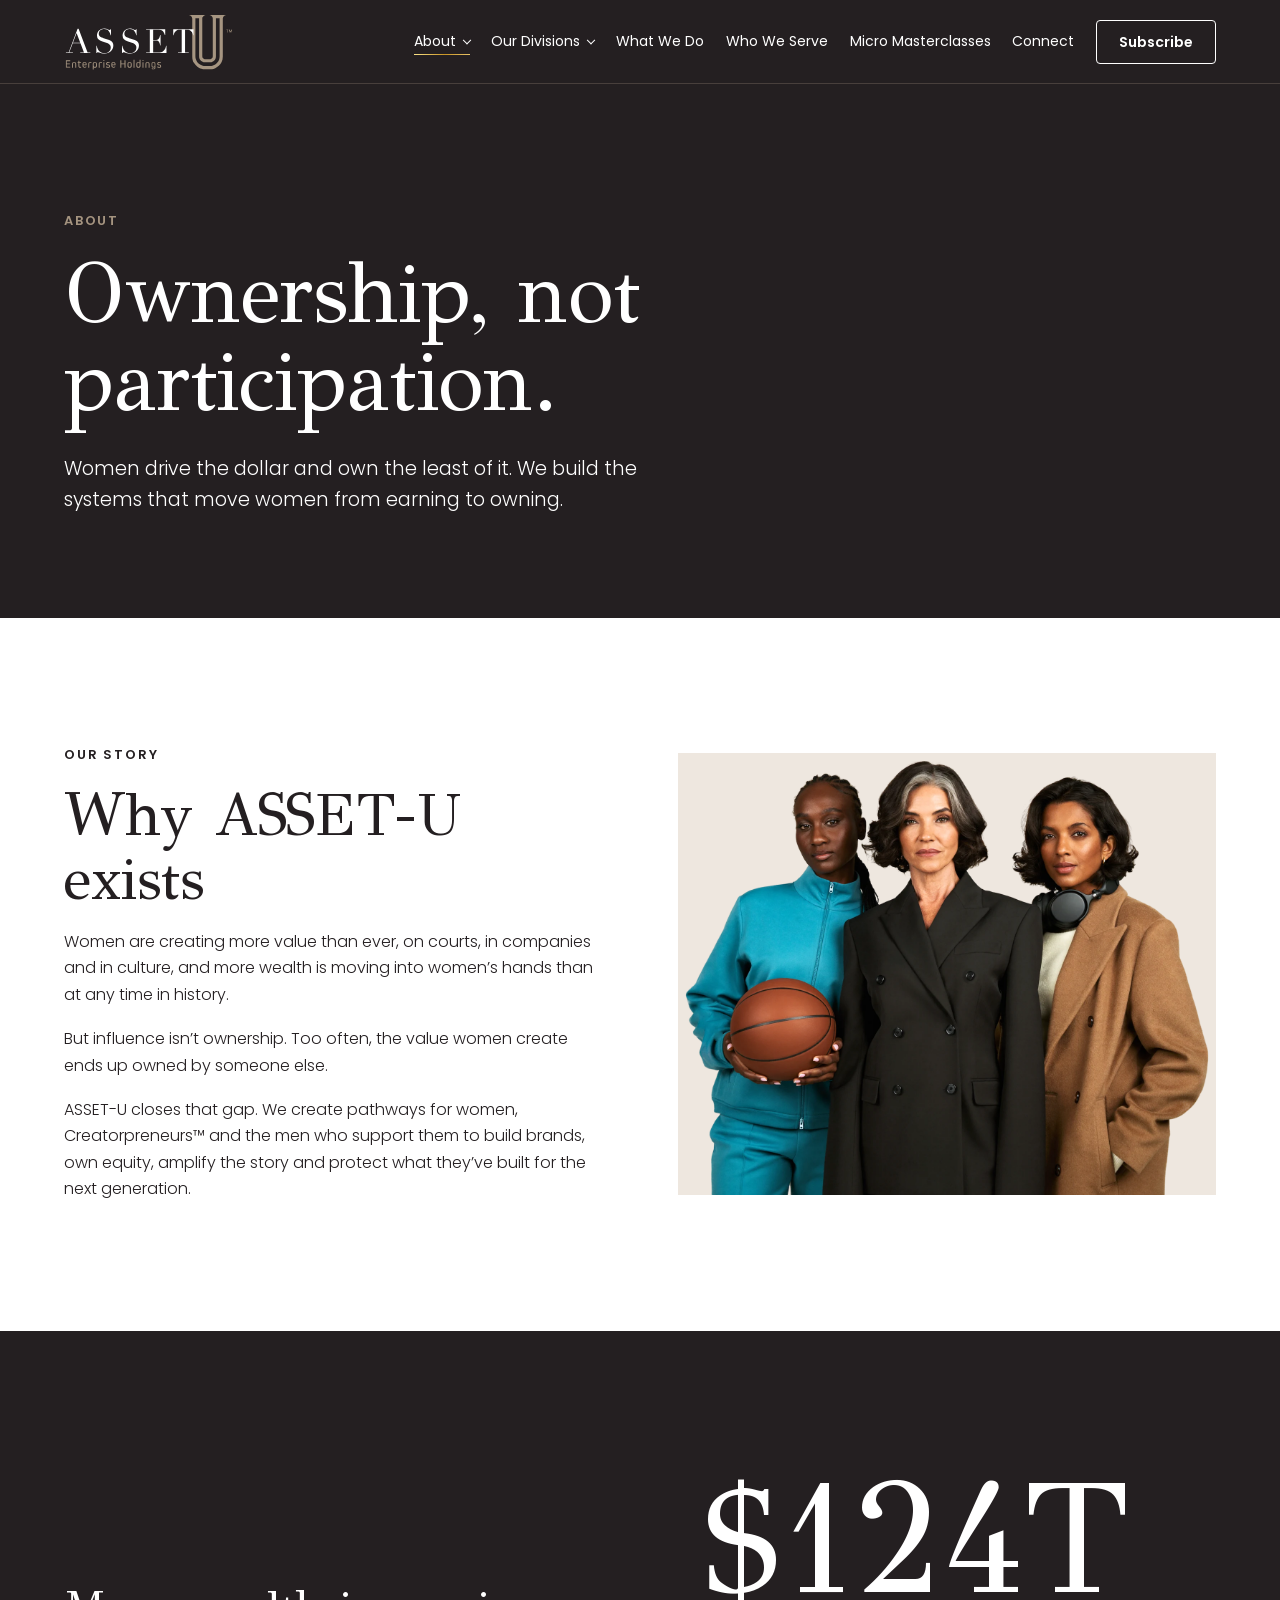
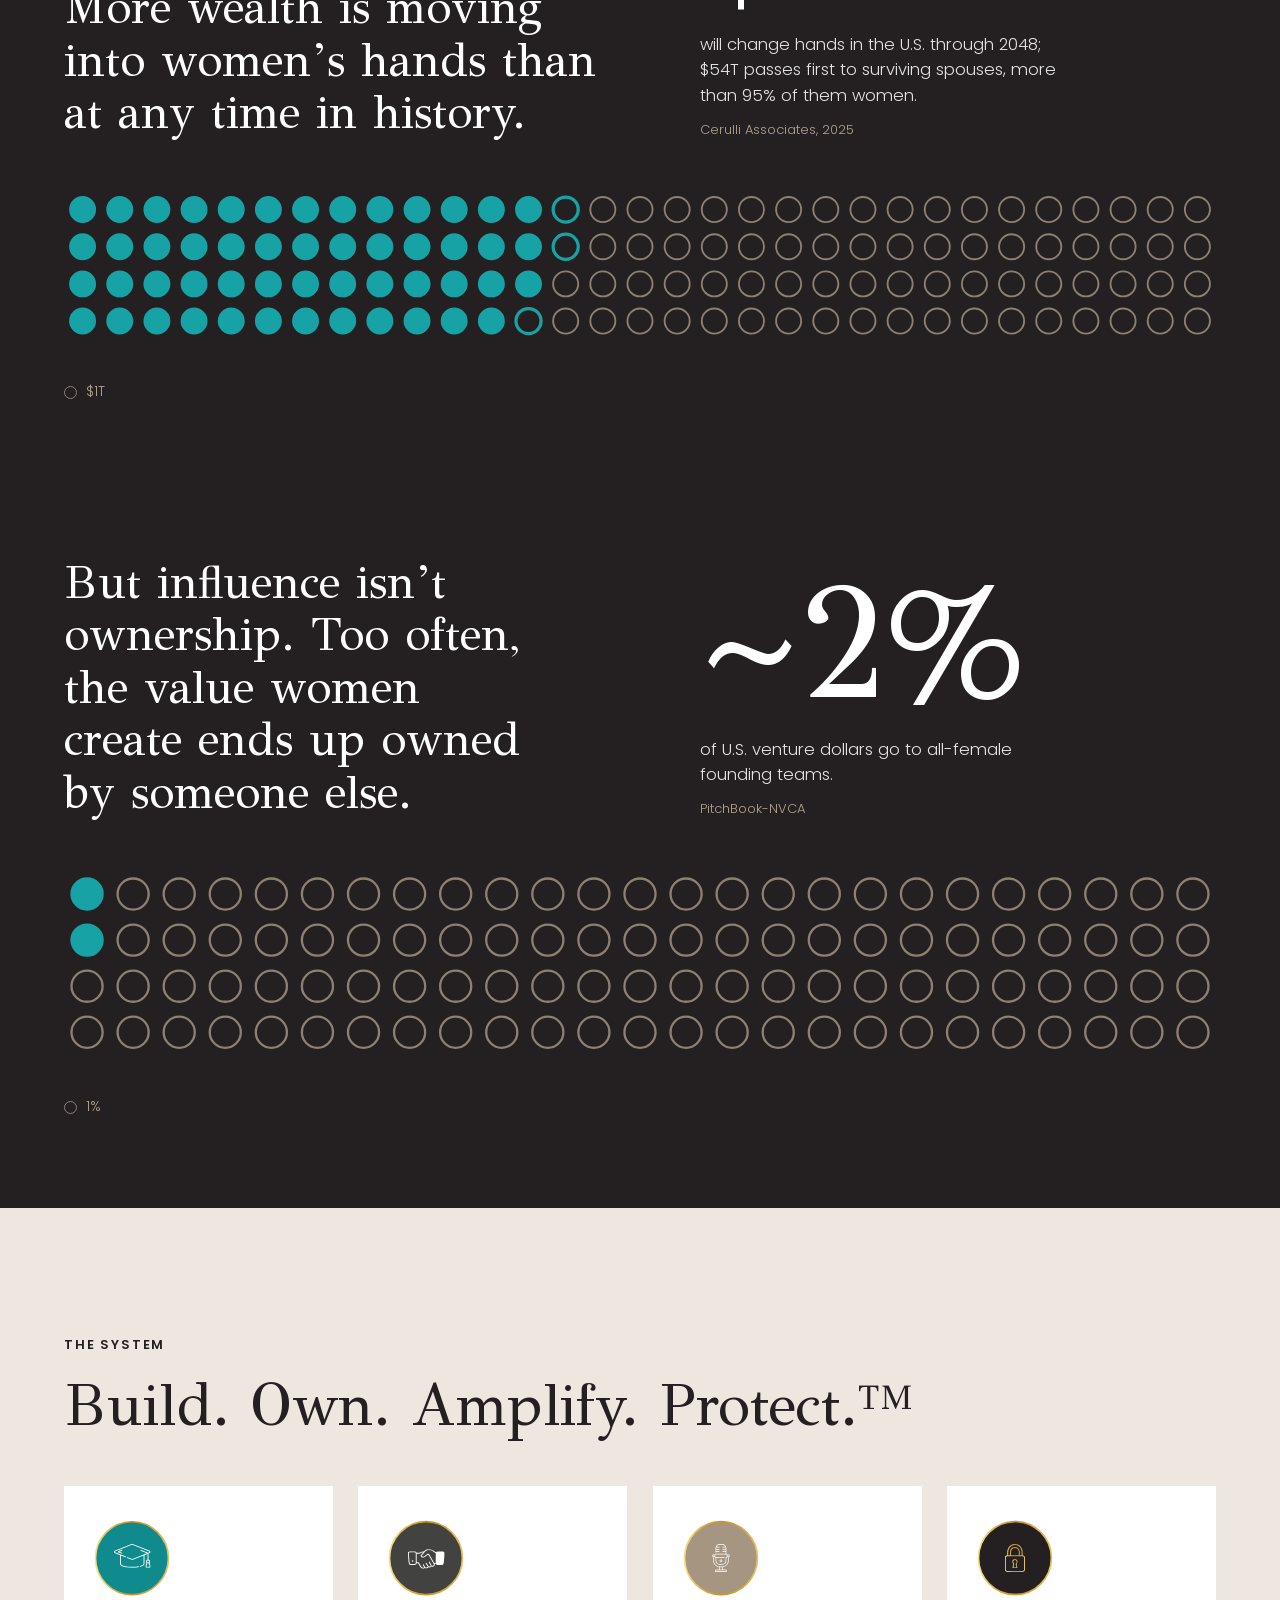
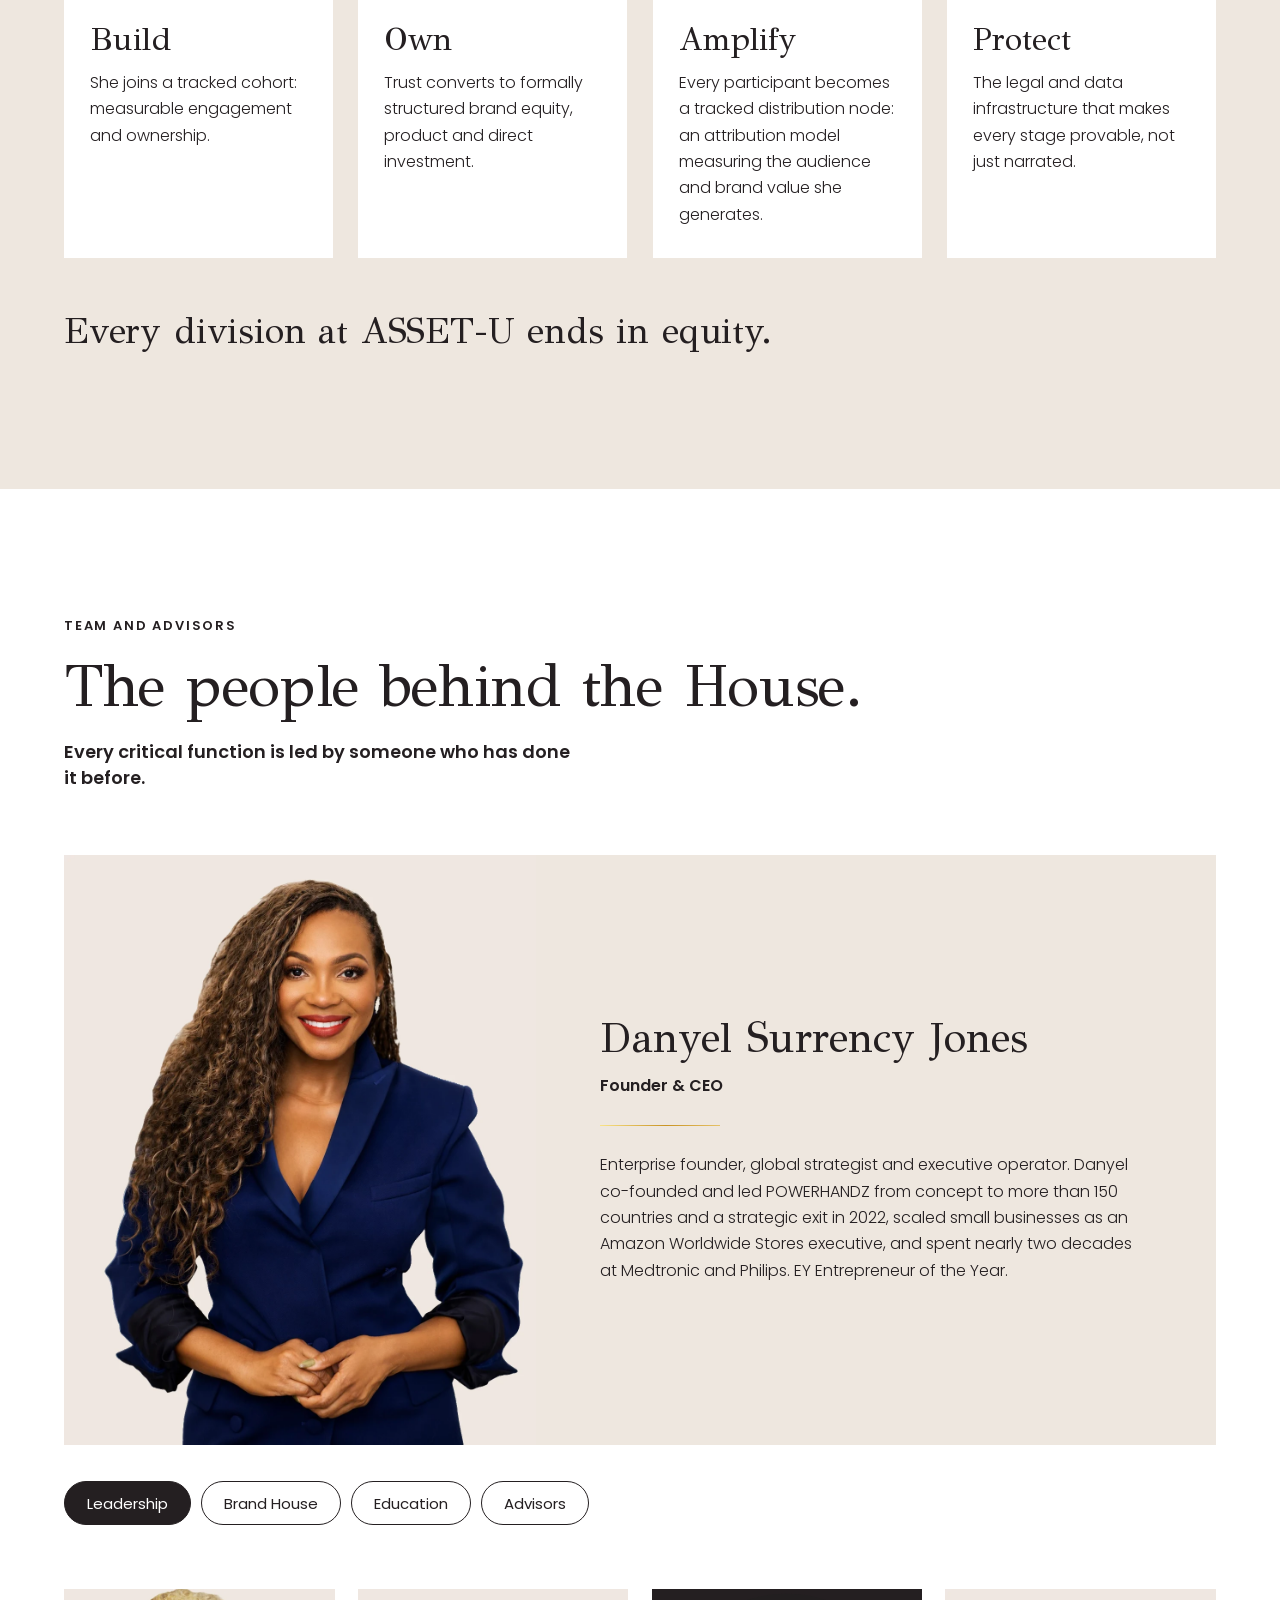
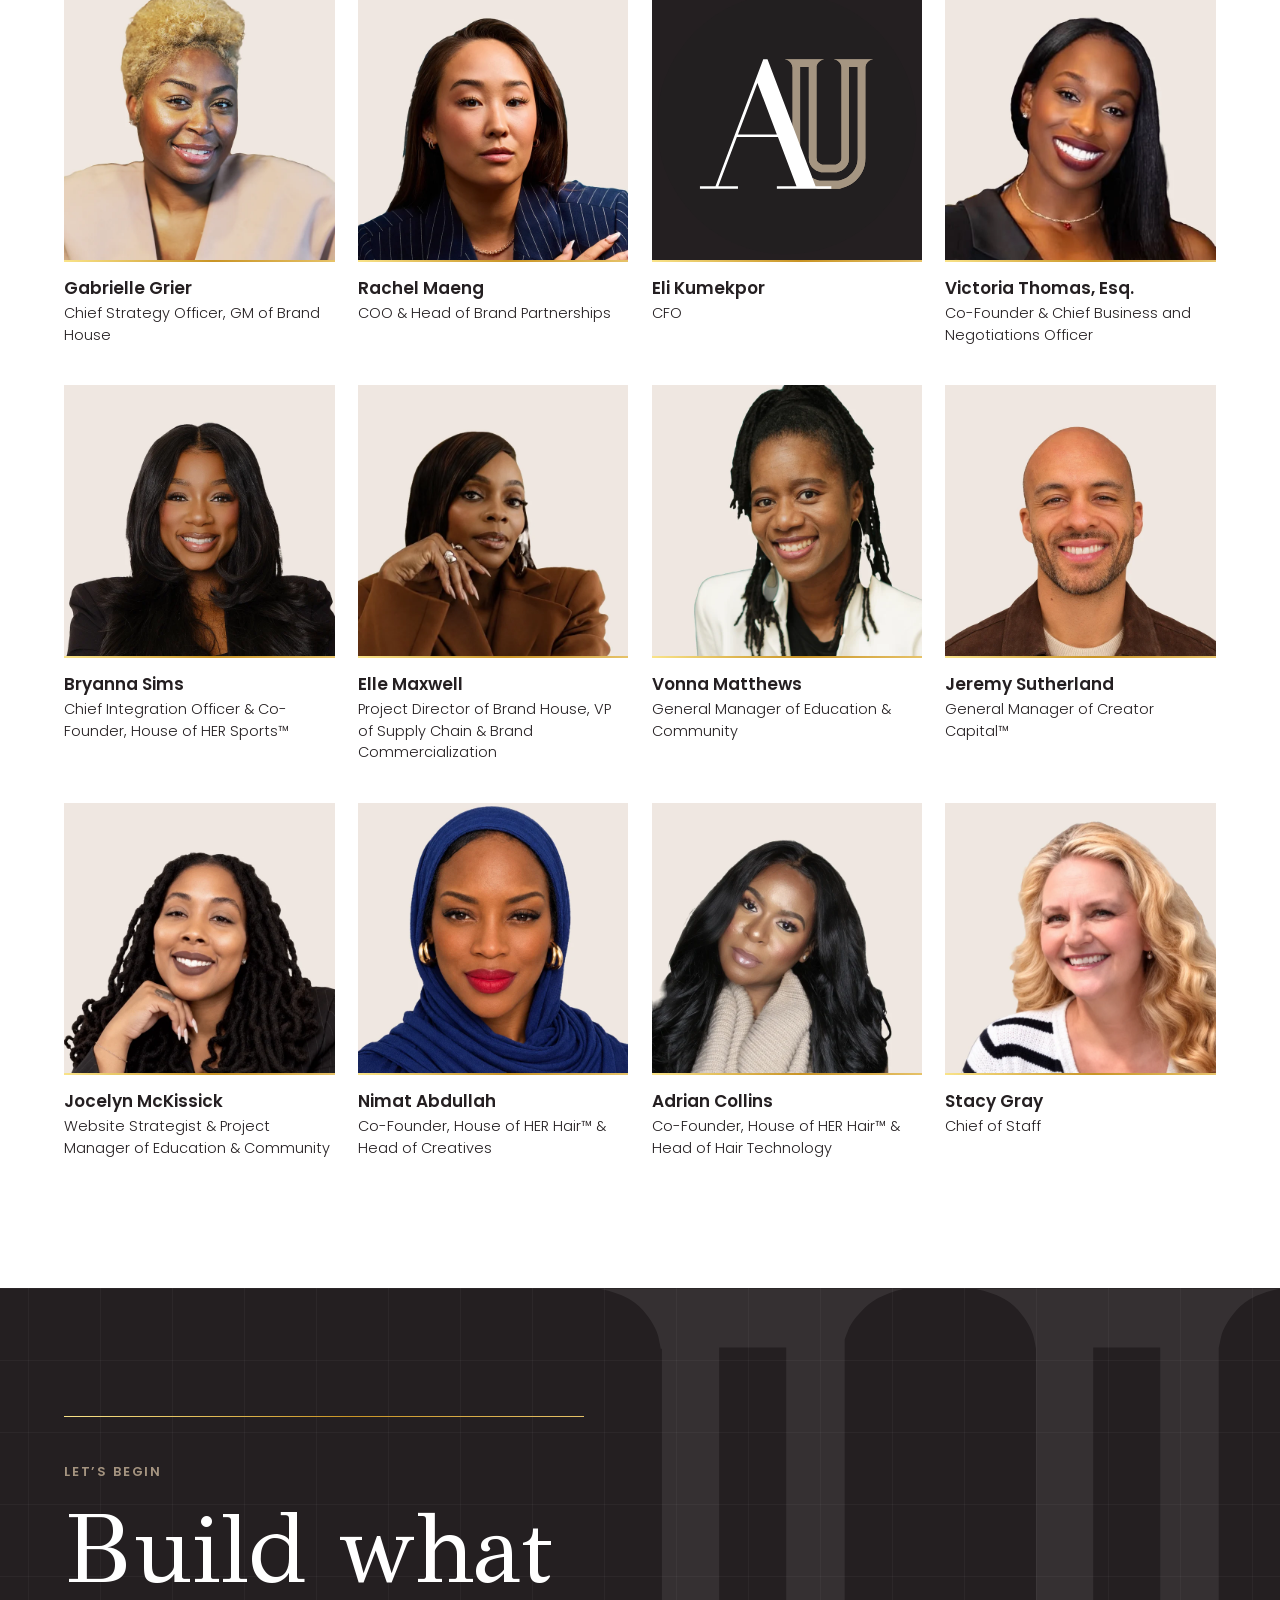
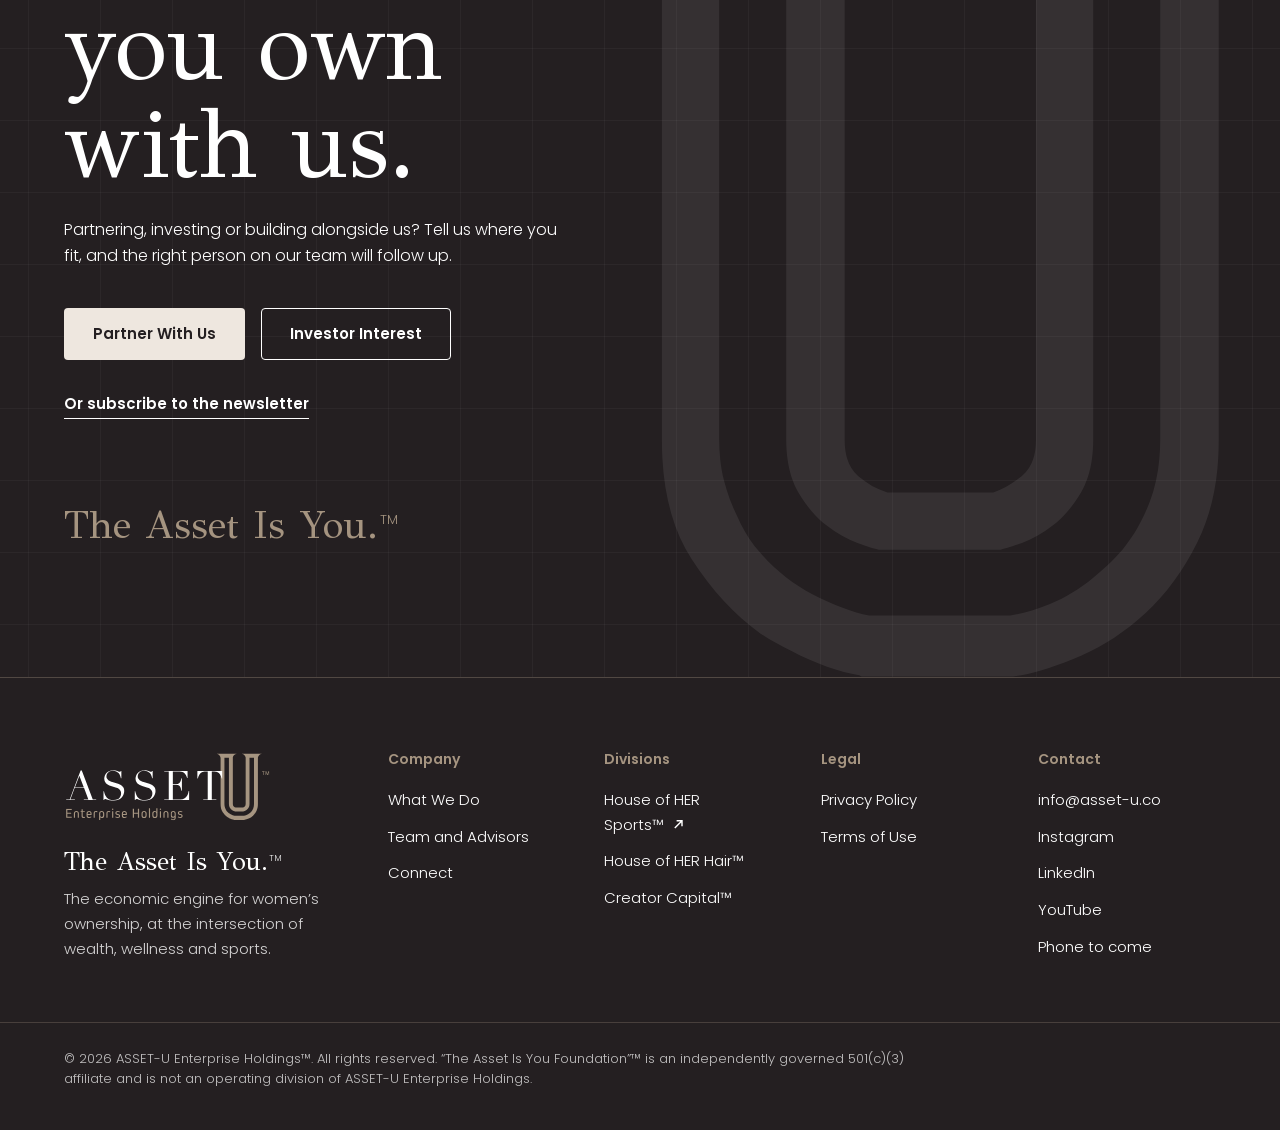
<file: about/index.html>
<!doctype html>
<html lang="en"><head><meta charset="utf-8"><meta name="viewport" content="width=device-width,initial-scale=1">
<title>About | ASSET-U Enterprise Holdings™</title>
<meta name="description" content="ASSET-U Enterprise Holdings is the economic engine for women's ownership across wealth, wellness and sports. Build. Own. Amplify. Protect.">
<meta name="robots" content="noindex,nofollow"><meta name="theme-color" content="#241F21">
<meta property="og:type" content="website"><meta property="og:title" content="About | ASSET-U Enterprise Holdings™">
<meta property="og:description" content="ASSET-U Enterprise Holdings is the economic engine for women's ownership across wealth, wellness and sports. Build. Own. Amplify. Protect.">
<meta property="og:url" content="https://taylormadecreative.github.io/asset-u-website-classic/about/"><meta property="og:image" content="https://taylormadecreative.github.io/asset-u-website-classic/img/og.jpg"><meta property="og:image:width" content="1200"><meta property="og:image:height" content="630"><meta property="og:image:alt" content="ASSET U Enterprise Holdings">
<meta name="twitter:card" content="summary_large_image"><meta name="twitter:image" content="https://taylormadecreative.github.io/asset-u-website-classic/img/og.jpg">
<link rel="icon" href="../img/au-favicon.svg" type="image/svg+xml"><link rel="apple-touch-icon" href="../img/au-180.png">
<link rel="preload" href="../fonts/Poppins-300.woff2" as="font" type="font/woff2" crossorigin><link rel="preload" href="../fonts/Poppins-600.woff2" as="font" type="font/woff2" crossorigin>
<link rel="stylesheet" href="../styles.css"><link rel="stylesheet" href="../still.css?v=11"></head><body class="still"><a class="skip" href="#main">Skip to content</a><header class="nav dark"><div class="wrap"><a class="brand" href="../"><span class="lg"><svg role="img" aria-label="ASSET U Enterprise Holdings, back to top" xmlns="http://www.w3.org/2000/svg" viewBox="570 310 790 275"><defs><clipPath id="lga"><path d="M577.898 531H600v35h-22.102Zm0 0"/></clipPath><clipPath id="lgb"><path d="M971 539h20v35.691h-20Zm0 0"/></clipPath><clipPath id="lgc"><path d="M1327 389h15.148v16H1327Zm0 0"/></clipPath><clipPath id="lgd"><path d="M577.898 386H692v113H577.898Zm0 0"/></clipPath></defs><g clip-path="url(#lga)"><path fill="#A69581" d="M595.926 546.441c.617 0 .976.36.976.973v2.102c0 .613-.359.972-.976.972H582.46v11.114h15.719c.617 0 .972.355.972.968v2.102c0 .613-.355.973-.972.973h-19.356c-.613 0-.972-.36-.972-.973v-32.059c0-.613.359-.972.972-.972h19.356c.617 0 .972.359.972.972v2.102c0 .617-.355.972-.972.972h-15.72v10.754Zm0 0"/></g><path fill="#A69581" d="M621.79 549.617c0-4.3-1.642-6.246-5.227-6.246-3.583 0-5.223 1.945-5.223 6.246v15.055c0 .613-.36.973-.973.973h-2.304c-.614 0-.973-.36-.973-.973v-15.516c0-6.144 3.328-9.472 9.472-9.472 6.149 0 9.477 3.328 9.477 9.472v15.516c0 .613-.36.973-.976.973h-2.301c-.617 0-.973-.36-.973-.973ZM648.977 564.059c.207.562.05.921-.461 1.226-1.125.617-2.61.973-4.504.973-5.223 0-7.887-2.762-7.887-8.09v-14.184h-2.664c-.613 0-.973-.359-.973-.972v-1.742c0-.614.36-.973.973-.973h2.664v-5.79c0-.612.36-.972.973-.972h2.304c.614 0 .973.36.973.973v5.789h6.965c.613 0 .972.36.972.973v1.742c0 .613-.359.972-.972.972h-6.965v14.082c0 2.97 1.434 4.508 4.098 4.508.972 0 1.793-.207 2.558-.617.668-.36 1.13-.203 1.332.41ZM669.719 549.82c0-4.453-1.692-6.449-5.328-6.449-3.633 0-5.325 1.996-5.325 6.45v1.077h10.653Zm4.043-.46v4.097c0 .613-.356.973-.973.973h-13.723v1.484c0 4.66 1.895 6.66 6.196 6.66 2.047 0 3.586-.668 5.172-2.101.46-.461.972-.41 1.382.101l1.024 1.281c.36.461.36.973-.05 1.383-2.048 1.996-4.712 3.02-7.68 3.02-6.762 0-10.294-3.278-10.294-9.934v-6.965c0-6.297 3.329-9.675 9.473-9.675s9.473 3.379 9.473 9.675M681.547 548.953c0-6.098 2.918-9.27 8.5-9.27 2.203 0 4.148.512 5.683 1.536.512.36.668.82.31 1.383l-.872 1.484c-.36.562-.82.617-1.383.258-1.023-.617-2.152-.973-3.328-.973-3.176 0-4.66 1.793-4.66 5.633v15.668c0 .613-.36.973-.973.973h-2.304c-.618 0-.973-.36-.973-.973ZM717.035 549.77c0-4.352-1.691-6.399-5.379-6.399-3.738 0-5.43 2.047-5.43 6.399v6.351c0 4.3 1.794 6.453 5.43 6.453 3.688 0 5.38-2.05 5.38-6.453Zm4.25-.41v7.222c0 6.297-3.125 9.676-8.96 9.676-2.665 0-4.712-.871-5.993-2.559h-.105v9.168c0 .613-.356.973-.973.973h-2.305c-.613 0-.972-.36-.972-.973V549.36c0-6.297 3.382-9.68 9.68-9.68 6.25 0 9.628 3.384 9.628 9.68M729.527 548.953c0-6.098 2.918-9.27 8.5-9.27 2.203 0 4.149.512 5.684 1.536.512.36.668.82.309 1.383l-.872 1.484c-.359.562-.82.617-1.382.258-1.024-.617-2.149-.973-3.328-.973-3.176 0-4.66 1.793-4.66 5.633v15.668c0 .613-.36.973-.973.973H730.5c-.613 0-.973-.36-.973-.973ZM751.957 565.645c-.617 0-.973-.36-.973-.973V541.27c0-.614.356-.973.973-.973h2.305c.613 0 .972.36.972.973v23.402c0 .613-.359.973-.972.973Zm-1.535-32.723c0-1.586 1.125-2.715 2.66-2.715 1.59 0 2.715 1.129 2.715 2.715 0 1.539-1.125 2.664-2.715 2.664-1.535 0-2.66-1.125-2.66-2.664M772.336 566.258c-3.992 0-6.863-.922-9.164-2.969-.41-.41-.41-.871-.05-1.332l1.073-1.434c.41-.511.871-.511 1.383-.101 1.586 1.383 3.84 2.152 6.348 2.152 3.125 0 4.918-1.383 4.918-3.894 0-2.254-1.383-3.328-5.582-3.942-5.942-.87-7.989-3.074-7.989-7.476 0-4.61 3.532-7.582 9.012-7.582 2.817 0 5.531.77 7.426 2.152.512.41.562.871.207 1.383l-.977 1.433c-.355.512-.816.567-1.382.157-1.329-.922-3.02-1.434-4.864-1.434-3.379 0-5.172 1.383-5.172 3.89 0 2.048 1.332 3.071 5.375 3.637 6.043.817 8.196 3.172 8.196 7.782 0 4.66-3.38 7.578-8.758 7.578M802.445 549.82c0-4.453-1.687-6.449-5.324-6.449s-5.324 1.996-5.324 6.45v1.077h10.648Zm4.047-.46v4.097c0 .613-.36.973-.972.973h-13.723v1.484c0 4.66 1.894 6.66 6.195 6.66 2.047 0 3.582-.668 5.172-2.101.461-.461.973-.41 1.383.101l1.023 1.281c.36.461.36.973-.05 1.383-2.047 1.996-4.711 3.02-7.684 3.02-6.758 0-10.29-3.278-10.29-9.934v-6.965c0-6.297 3.329-9.675 9.474-9.675s9.472 3.379 9.472 9.675M852.527 564.672c0 .613-.359.973-.972.973h-2.664c-.614 0-.973-.36-.973-.973v-14.235h-14.594v14.235c0 .613-.355.973-.972.973h-2.664c-.614 0-.973-.36-.973-.973v-32.059c0-.613.36-.972.972-.972h2.665c.617 0 .972.359.972.972v13.778h14.594v-13.778c0-.613.36-.972.973-.972h2.664c.613 0 .972.359.972.972ZM876.7 549.82c0-4.402-1.692-6.449-5.43-6.449-3.688 0-5.375 2.047-5.375 6.45v6.35c0 4.352 1.687 6.403 5.375 6.403 3.738 0 5.43-2.05 5.43-6.402Zm4.25-.46v7.273c0 6.246-3.384 9.625-9.68 9.625-6.247 0-9.63-3.38-9.63-9.625v-7.274c0-6.297 3.383-9.675 9.63-9.675 6.296 0 9.68 3.379 9.68 9.675M890.422 565.645c-.617 0-.973-.36-.973-.973v-33.899c0-.617.356-.972.973-.972h2.3c.618 0 .977.355.977.972v33.899c0 .613-.36.973-.976.973ZM917.254 549.82c0-4.3-1.793-6.449-5.43-6.449-3.687 0-5.375 2.047-5.375 6.45v6.35c0 4.352 1.688 6.403 5.375 6.403 3.739 0 5.43-2.05 5.43-6.402Zm3.277-20.02c.614 0 .973.356.973.973v25.809c0 6.297-3.379 9.676-9.68 9.676-6.246 0-9.625-3.38-9.625-9.676v-7.223c0-6.297 3.121-9.675 8.961-9.675 2.664 0 4.711.87 5.992 2.558h.102v-11.469c0-.617.36-.972.973-.972ZM931.64 565.645c-.613 0-.972-.36-.972-.973V541.27c0-.614.36-.973.973-.973h2.304c.617 0 .973.36.973.973v23.402c0 .613-.356.973-.973.973Zm-1.535-32.723c0-1.586 1.125-2.715 2.665-2.715 1.585 0 2.714 1.129 2.714 2.715 0 1.539-1.129 2.664-2.714 2.664-1.54 0-2.665-1.125-2.665-2.664M958.781 549.617c0-4.3-1.636-6.246-5.222-6.246s-5.223 1.945-5.223 6.246v15.055c0 .613-.36.973-.973.973h-2.304c-.614 0-.973-.36-.973-.973v-15.516c0-6.144 3.328-9.472 9.473-9.472 6.144 0 9.472 3.328 9.472 9.472v15.516c0 .613-.355.973-.972.973h-2.305c-.613 0-.973-.36-.973-.973Zm0 0"/><g clip-path="url(#lgb)"><path fill="#A69581" d="M986.332 555.3v-5.53c0-4.352-1.691-6.399-5.43-6.399-3.687 0-5.375 2.047-5.375 6.399v5.53c0 4.403 1.688 6.454 5.375 6.454 3.637 0 5.43-2.152 5.43-6.453m4.25-5.942v16.032c0 5.632-3.637 9.062-9.629 9.062-3.379 0-6.195-.973-8.293-2.816q-.69-.615-.156-1.383l.973-1.383c.359-.562.82-.613 1.332-.152 1.691 1.383 3.586 2.047 5.89 2.047 3.688 0 5.633-2.047 5.633-5.684v-2.203h-.102c-1.28 1.691-3.328 2.562-5.992 2.562-5.836 0-8.96-3.382-8.96-9.68v-6.402c0-6.297 3.378-9.675 9.624-9.675 6.301 0 9.68 3.379 9.68 9.675"/></g><path fill="#A69581" d="M1007.43 566.258c-3.996 0-6.864-.922-9.168-2.969-.41-.41-.41-.871-.051-1.332l1.074-1.434c.41-.511.871-.511 1.383-.101 1.59 1.383 3.84 2.152 6.352 2.152 3.125 0 4.914-1.383 4.914-3.894 0-2.254-1.38-3.328-5.579-3.942-5.94-.87-7.992-3.074-7.992-7.476 0-4.61 3.535-7.582 9.016-7.582 2.816 0 5.531.77 7.426 2.152.511.41.562.871.203 1.383l-.973 1.433c-.36.512-.82.567-1.383.157-1.332-.922-3.02-1.434-4.863-1.434-3.383 0-5.172 1.383-5.172 3.89 0 2.048 1.328 3.071 5.375 3.637 6.043.817 8.196 3.172 8.196 7.782 0 4.66-3.383 7.578-8.758 7.578M1320.824 403.676c0 .258-.148.406-.406.406h-1.117c-.258 0-.406-.148-.406-.406v-12.153h-3.5c-.258 0-.41-.152-.41-.41v-.879c0-.257.152-.406.41-.406h8.953c.257 0 .406.149.406.406v.88c0 .257-.149.41-.406.41h-3.524Zm0 0"/><g clip-path="url(#lgc)"><path fill="#A69581" d="M1341.742 389.828c.258 0 .406.149.406.406v13.442c0 .258-.148.406-.406.406h-1.117c-.258 0-.41-.148-.41-.406v-11.121h-.043l-4.184 11.207a.465.465 0 0 1-.472.32h-.989c-.238 0-.386-.105-.472-.32l-4.188-11.207h-.043v11.12c0 .259-.152.407-.406.407h-1.074c-.258 0-.41-.148-.41-.406v-13.442c0-.257.152-.406.41-.406h2.168c.234 0 .386.106.472.32l4.059 11.059h.043l4.059-11.059c.085-.214.234-.32.472-.32Zm0 0"/></g><path class="lu" fill="#A69581" d="M1284.777 513.324v-174.34h-16.898v174.34c0 5.531-1.031 10.04-3.074 13.52q-3.077 5.226-7.067 8.297c-2.664 2.043-5.277 3.53-7.836 4.453q-3.841 1.382-5.375 1.691h-30.722q-1.542-.31-5.375-1.691c-2.567-.922-5.176-2.41-7.836-4.453-2.664-2.047-5.024-4.813-7.067-8.297-2.05-3.48-3.07-7.989-3.07-13.52v-174.34h-16.902v174.34c0 3.895.41 7.426 1.23 10.602a45.6 45.6 0 0 0 3.38 9.062q1.534 3.685 4.3 7.371c4.3 5.328 9.164 9.371 14.594 12.137 5.425 2.77 10.187 4.559 14.285 5.379h35.64c2.868-.414 6.196-1.383 9.985-2.918 3.789-1.539 7.422-3.742 10.91-6.605a113 113 0 0 0 3.684-3.227 45 45 0 0 0 3.687-3.84c2.867-3.488 5.172-7.531 6.914-12.137 1.738-4.609 2.613-9.878 2.613-15.824m-46.394-189.086h76.195c-4.918 1.028-8.45 2.817-10.601 5.38-2.149 2.562-3.43 4.773-3.84 6.616q-.615 2.767-.614 3.075v174.57c0 9.84-1.796 18.351-5.378 25.527q-5.38 10.76-13.055 17.84c-5.121 4.707-10.555 8.297-16.285 10.762-5.739 2.457-10.754 4.101-15.055 4.922l-2.148.308h-38.098l-.617-.308c-2.457-.414-5.176-1.13-8.14-2.153q-4.46-1.545-9.063-4a57 57 0 0 1-7.68-4.304q-9.836-7.08-17.363-18.762c-5.02-7.793-7.524-17.738-7.524-29.832v-174.57h-.308q-.002-.307-.614-3.075c-.414-1.843-1.691-4.054-3.843-6.617-2.149-2.562-5.684-4.351-10.598-5.379h76.195c-4.3 1.028-7.527 2.61-9.676 4.762q-3.228 3.223-4.148 5.527-.926 2.309-.926 2.614v176.492q-.002 6.145 3.383 9.062 3.377 2.924 7.375 4.149h26.727q3.686-1.226 7.218-4.149 3.535-2.917 3.535-9.062v-174.34q-.001-.306-.617-3.074c-.41-1.844-1.687-4.04-3.84-6.606-2.148-2.558-5.683-4.347-10.597-5.375"/><g clip-path="url(#lgd)"><path fill="#FFF" d="m627.73 406.629-16.882 44.66h33.761Zm-49.878 89.473h13.503l41.438-109.887h3.684l41.742 109.887h13.66v2.148h-47.27v-2.148h17.036l-16.114-42.664h-35.605l-16.114 42.664h17.036v2.148h-32.996Zm0 0"/></g><path fill="#FFF" d="M718.582 465.254h1.688q1.687 8.286 4.375 13.965c1.789 3.785 3.761 6.906 5.906 9.36 2.152 2.456 4.398 4.35 6.754 5.679 2.351 1.332 4.73 2.3 7.136 2.918q3.603.92 6.907 1.074 3.298.152 6.215.152c5.421 0 9.875-.82 13.351-2.457 3.48-1.632 6.242-3.707 8.29-6.215 2.042-2.503 3.476-5.218 4.296-8.132q1.226-4.372 1.227-8.059 0-5.368-1.993-9.207c-1.332-2.559-3.02-4.73-5.066-6.523a28.4 28.4 0 0 0-6.676-4.372c-2.406-1.128-4.68-1.996-6.832-2.609l-17.648-5.375c-8.285-2.555-14.555-5.93-18.797-10.129q-6.37-6.288-6.371-16.879 0-6.906 2.457-12.816 2.451-5.908 6.906-10.203c2.965-2.863 6.523-5.117 10.664-6.754q6.217-2.456 13.582-2.457 5.372 0 8.98.922 3.603.92 6.215 2.07l4.68 2.074q2.074.921 4.223.922 1.992 0 2.683-.539c.461-.355 1.098-1.254 1.918-2.687h2.149v27.78h-1.84a45.6 45.6 0 0 0-3.149-10.667q-2.226-5.14-5.753-9.055c-2.356-2.61-5.196-4.703-8.52-6.293-3.324-1.582-7.187-2.379-11.586-2.379-2.453 0-5.168.336-8.133 1a25.7 25.7 0 0 0-8.289 3.453q-3.837 2.456-6.367 6.446-2.53 3.992-2.531 10.129 0 4.91 1.992 8.363a19.4 19.4 0 0 0 5.145 5.832c2.093 1.586 4.449 2.914 7.058 3.988a91 91 0 0 0 7.902 2.84l18.57 5.832q2.914.924 7.368 2.457c2.969 1.024 5.855 2.559 8.672 4.606 2.812 2.046 5.219 4.753 7.21 8.132q2.994 5.063 2.993 12.891c0 4.813-.895 9.387-2.684 13.734a34.4 34.4 0 0 1-7.75 11.512q-5.063 4.987-12.277 7.98-7.217 2.994-16.27 2.993-3.224-.001-5.675-.078c-1.64-.051-3.172-.18-4.606-.383a124 124 0 0 1-4.297-.692q-2.15-.38-4.757-1.148a164 164 0 0 1-6.602-2.148q-3.528-1.23-6.137-1.23c-1.535 0-2.586.308-3.144.921q-.851.921-1.461 2.457h-2.301ZM836.293 465.254h1.687q1.687 8.286 4.372 13.965 2.688 5.678 5.91 9.36 3.221 3.685 6.754 5.679c2.351 1.332 4.73 2.3 7.136 2.918q3.603.92 6.907 1.074c2.195.102 4.27.152 6.214.152q8.132 0 13.352-2.457c3.477-1.632 6.238-3.707 8.29-6.215 2.042-2.503 3.476-5.218 4.296-8.132q1.225-4.372 1.226-8.059-.001-5.368-1.996-9.207c-1.332-2.559-3.02-4.73-5.062-6.523a28.6 28.6 0 0 0-6.676-4.372q-3.609-1.69-6.832-2.609l-17.648-5.375q-12.433-3.832-18.801-10.129-6.368-6.288-6.367-16.879c0-4.605.816-8.875 2.457-12.816 1.633-3.938 3.937-7.34 6.902-10.203 2.969-2.863 6.524-5.117 10.668-6.754q6.217-2.456 13.582-2.457c3.578 0 6.574.308 8.977.922q3.605.92 6.214 2.07l4.684 2.074q2.068.921 4.219.922 1.994 0 2.687-.539c.461-.355 1.098-1.254 1.918-2.687h2.149v27.78h-1.844a45.8 45.8 0 0 0-3.145-10.667q-2.226-5.14-5.753-9.055c-2.356-2.61-5.196-4.703-8.52-6.293-3.324-1.582-7.187-2.379-11.586-2.379-2.457 0-5.168.336-8.133 1a25.7 25.7 0 0 0-8.289 3.453q-3.837 2.456-6.367 6.446-2.536 3.992-2.535 10.129-.001 4.91 1.996 8.363a19.4 19.4 0 0 0 5.14 5.832q3.148 2.378 7.063 3.988a90 90 0 0 0 7.902 2.84l18.57 5.832q2.914.924 7.368 2.457 4.448 1.536 8.668 4.606c2.816 2.046 5.219 4.753 7.215 8.132q2.993 5.063 2.992 12.891c0 4.813-.899 9.387-2.684 13.734a34.4 34.4 0 0 1-7.75 11.512q-5.068 4.987-12.28 7.98-7.214 2.994-16.267 2.993-3.223-.001-5.68-.078a42 42 0 0 1-4.6-.383 123 123 0 0 1-4.298-.692c-1.437-.253-3.02-.636-4.761-1.148a162 162 0 0 1-6.598-2.148c-2.356-.82-4.399-1.23-6.137-1.23q-2.304 0-3.148.921-.846.921-1.457 2.457h-2.301ZM947.094 496.102h17.035V391.129h-17.035v-2.152h87.785v26.55h-1.688q-1.994-5.982-4.293-10.511c-1.539-3.016-3.378-5.575-5.527-7.672-2.148-2.098-4.707-3.656-7.676-4.684q-4.45-1.53-10.742-1.531h-25.476v47.422h9.976q5.061-.001 8.594-.922c2.351-.613 4.375-1.766 6.062-3.453q2.532-2.53 4.297-6.906 1.765-4.373 3.453-11.282h1.688v47.73h-1.688a251 251 0 0 0-2.226-8.593q-1.149-4.144-3.223-7.367-2.07-3.224-5.523-5.14c-2.301-1.282-5.297-1.919-8.977-1.919h-12.433v55.403h29.007q8.437 0 14.043-3.61c3.73-2.402 6.778-5.265 9.133-8.594 2.348-3.32 4.09-6.777 5.215-10.359 1.125-3.578 1.844-6.547 2.148-8.898h1.688v33.609h-93.617ZM1093.656 496.102h17.035V391.129h-8.898c-2.047 0-4.352.18-6.906.535q-3.837.539-7.75 2.992c-2.61 1.637-5.117 4.223-7.52 7.75q-3.61 5.298-6.219 14.656h-1.687v-28.085h93.312v28.086h-1.687q-2.614-9.359-6.219-14.657c-2.406-3.527-4.91-6.113-7.52-7.75s-5.195-2.633-7.75-2.992q-3.836-.534-6.906-.535h-8.902v104.973h17.04v2.148h-49.423Zm0 0"/></svg></span></a><button class="burger" aria-expanded="false" aria-controls="menu"><span></span><span></span><em class="sr">Menu</em></button><nav class="links" id="menu" aria-label="Main"><div class="it"><a href="../about/" data-track="nav_click" aria-current="page">About<i class="car" aria-hidden="true"></i></a><div class="drop"><a href="../about/#our-story" data-track="nav_click">Our Story</a><a href="../about/#team" data-track="nav_click">Team and Advisors</a></div></div><div class="it"><a href="../our-divisions/" data-track="nav_click">Our Divisions<i class="car" aria-hidden="true"></i></a><div class="drop"><a href="../our-divisions/#d1" data-track="nav_click">ASSET-U Education</a><a href="../our-divisions/#d2" data-track="nav_click">ASSET-U Brand House</a><a href="../our-divisions/#d3" data-track="nav_click">ASSET-U Studios</a><a href="../our-divisions/#d4" data-track="nav_click">ASSET-U Ventures™</a></div></div><div class="it"><a href="../what-we-do/" data-track="nav_click">What We Do</a></div><div class="it"><a href="../who-we-serve/" data-track="nav_click">Who We Serve</a></div><div class="it"><a href="../micro-masterclasses/" data-track="nav_click">Micro Masterclasses</a></div><div class="it"><a href="../connect/" data-track="nav_click">Connect</a></div><a class="btn btn-line" href="../connect/#subscribe" data-track="subscribe_click">Subscribe</a></nav></div></header><main id="main"><section class="phead dark"><div class="wrap"><p class="label">About</p><h1>Ownership, not participation.</h1><p class="lead">Women drive the dollar and own the least of it. We build the systems that move women from earning to owning.</p></div></section><section class="white pad" id="our-story"><div class="wrap split"><div><p class="label">Our story</p><h2>Why <span class="nb">ASSET-U</span> exists</h2><p>Women are creating more value than ever, on courts, in companies and in culture, and more wealth is moving into women’s hands than at any time in history.</p><p>But influence isn’t ownership. Too often, the value women create ends up owned by someone else.</p><p><span class="nb">ASSET-U</span> closes that gap. We create pathways for women, Creatorpreneurs™ and the men who support them to build brands, own equity, amplify the story and protect what they’ve built for the next generation.</p></div><img src="../img/women.webp" width="1500" height="1234" alt="Three women: an athlete, an executive and a creator."></div></section><section class="gap dark" aria-label="The gap"><div class="wrap"><div class="gap-row"><p class="gap-say">More wealth is moving into women’s hands than at any time in history.</p><div class="gap-fig"><b>$124T</b><p>will change hands in the U.S. through 2048; $54T passes first to surviving spouses, more than 95% of them women.</p><small>Cerulli Associates, 2025</small></div><svg class="dots" viewBox="0 0 1240 160" role="img" aria-label="124 dots, one for each trillion dollars. 54 are marked: 51 filled and 3 outlined."><circle class="d lit" cx="20" cy="20" r="13.5"/><circle class="d lit" cx="20" cy="60" r="13.5"/><circle class="d lit" cx="20" cy="100" r="13.5"/><circle class="d lit" cx="20" cy="140" r="13.5"/><circle class="d lit" cx="60" cy="20" r="13.5"/><circle class="d lit" cx="60" cy="60" r="13.5"/><circle class="d lit" cx="60" cy="100" r="13.5"/><circle class="d lit" cx="60" cy="140" r="13.5"/><circle class="d lit" cx="100" cy="20" r="13.5"/><circle class="d lit" cx="100" cy="60" r="13.5"/><circle class="d lit" cx="100" cy="100" r="13.5"/><circle class="d lit" cx="100" cy="140" r="13.5"/><circle class="d lit" cx="140" cy="20" r="13.5"/><circle class="d lit" cx="140" cy="60" r="13.5"/><circle class="d lit" cx="140" cy="100" r="13.5"/><circle class="d lit" cx="140" cy="140" r="13.5"/><circle class="d lit" cx="180" cy="20" r="13.5"/><circle class="d lit" cx="180" cy="60" r="13.5"/><circle class="d lit" cx="180" cy="100" r="13.5"/><circle class="d lit" cx="180" cy="140" r="13.5"/><circle class="d lit" cx="220" cy="20" r="13.5"/><circle class="d lit" cx="220" cy="60" r="13.5"/><circle class="d lit" cx="220" cy="100" r="13.5"/><circle class="d lit" cx="220" cy="140" r="13.5"/><circle class="d lit" cx="260" cy="20" r="13.5"/><circle class="d lit" cx="260" cy="60" r="13.5"/><circle class="d lit" cx="260" cy="100" r="13.5"/><circle class="d lit" cx="260" cy="140" r="13.5"/><circle class="d lit" cx="300" cy="20" r="13.5"/><circle class="d lit" cx="300" cy="60" r="13.5"/><circle class="d lit" cx="300" cy="100" r="13.5"/><circle class="d lit" cx="300" cy="140" r="13.5"/><circle class="d lit" cx="340" cy="20" r="13.5"/><circle class="d lit" cx="340" cy="60" r="13.5"/><circle class="d lit" cx="340" cy="100" r="13.5"/><circle class="d lit" cx="340" cy="140" r="13.5"/><circle class="d lit" cx="380" cy="20" r="13.5"/><circle class="d lit" cx="380" cy="60" r="13.5"/><circle class="d lit" cx="380" cy="100" r="13.5"/><circle class="d lit" cx="380" cy="140" r="13.5"/><circle class="d lit" cx="420" cy="20" r="13.5"/><circle class="d lit" cx="420" cy="60" r="13.5"/><circle class="d lit" cx="420" cy="100" r="13.5"/><circle class="d lit" cx="420" cy="140" r="13.5"/><circle class="d lit" cx="460" cy="20" r="13.5"/><circle class="d lit" cx="460" cy="60" r="13.5"/><circle class="d lit" cx="460" cy="100" r="13.5"/><circle class="d lit" cx="460" cy="140" r="13.5"/><circle class="d lit" cx="500" cy="20" r="13.5"/><circle class="d lit" cx="500" cy="60" r="13.5"/><circle class="d lit" cx="500" cy="100" r="13.5"/><circle class="d rim" cx="500" cy="140" r="13.5"/><circle class="d rim" cx="540" cy="20" r="13.5"/><circle class="d rim" cx="540" cy="60" r="13.5"/><circle class="d" cx="540" cy="100" r="13.5"/><circle class="d" cx="540" cy="140" r="13.5"/><circle class="d" cx="580" cy="20" r="13.5"/><circle class="d" cx="580" cy="60" r="13.5"/><circle class="d" cx="580" cy="100" r="13.5"/><circle class="d" cx="580" cy="140" r="13.5"/><circle class="d" cx="620" cy="20" r="13.5"/><circle class="d" cx="620" cy="60" r="13.5"/><circle class="d" cx="620" cy="100" r="13.5"/><circle class="d" cx="620" cy="140" r="13.5"/><circle class="d" cx="660" cy="20" r="13.5"/><circle class="d" cx="660" cy="60" r="13.5"/><circle class="d" cx="660" cy="100" r="13.5"/><circle class="d" cx="660" cy="140" r="13.5"/><circle class="d" cx="700" cy="20" r="13.5"/><circle class="d" cx="700" cy="60" r="13.5"/><circle class="d" cx="700" cy="100" r="13.5"/><circle class="d" cx="700" cy="140" r="13.5"/><circle class="d" cx="740" cy="20" r="13.5"/><circle class="d" cx="740" cy="60" r="13.5"/><circle class="d" cx="740" cy="100" r="13.5"/><circle class="d" cx="740" cy="140" r="13.5"/><circle class="d" cx="780" cy="20" r="13.5"/><circle class="d" cx="780" cy="60" r="13.5"/><circle class="d" cx="780" cy="100" r="13.5"/><circle class="d" cx="780" cy="140" r="13.5"/><circle class="d" cx="820" cy="20" r="13.5"/><circle class="d" cx="820" cy="60" r="13.5"/><circle class="d" cx="820" cy="100" r="13.5"/><circle class="d" cx="820" cy="140" r="13.5"/><circle class="d" cx="860" cy="20" r="13.5"/><circle class="d" cx="860" cy="60" r="13.5"/><circle class="d" cx="860" cy="100" r="13.5"/><circle class="d" cx="860" cy="140" r="13.5"/><circle class="d" cx="900" cy="20" r="13.5"/><circle class="d" cx="900" cy="60" r="13.5"/><circle class="d" cx="900" cy="100" r="13.5"/><circle class="d" cx="900" cy="140" r="13.5"/><circle class="d" cx="940" cy="20" r="13.5"/><circle class="d" cx="940" cy="60" r="13.5"/><circle class="d" cx="940" cy="100" r="13.5"/><circle class="d" cx="940" cy="140" r="13.5"/><circle class="d" cx="980" cy="20" r="13.5"/><circle class="d" cx="980" cy="60" r="13.5"/><circle class="d" cx="980" cy="100" r="13.5"/><circle class="d" cx="980" cy="140" r="13.5"/><circle class="d" cx="1020" cy="20" r="13.5"/><circle class="d" cx="1020" cy="60" r="13.5"/><circle class="d" cx="1020" cy="100" r="13.5"/><circle class="d" cx="1020" cy="140" r="13.5"/><circle class="d" cx="1060" cy="20" r="13.5"/><circle class="d" cx="1060" cy="60" r="13.5"/><circle class="d" cx="1060" cy="100" r="13.5"/><circle class="d" cx="1060" cy="140" r="13.5"/><circle class="d" cx="1100" cy="20" r="13.5"/><circle class="d" cx="1100" cy="60" r="13.5"/><circle class="d" cx="1100" cy="100" r="13.5"/><circle class="d" cx="1100" cy="140" r="13.5"/><circle class="d" cx="1140" cy="20" r="13.5"/><circle class="d" cx="1140" cy="60" r="13.5"/><circle class="d" cx="1140" cy="100" r="13.5"/><circle class="d" cx="1140" cy="140" r="13.5"/><circle class="d" cx="1180" cy="20" r="13.5"/><circle class="d" cx="1180" cy="60" r="13.5"/><circle class="d" cx="1180" cy="100" r="13.5"/><circle class="d" cx="1180" cy="140" r="13.5"/><circle class="d" cx="1220" cy="20" r="13.5"/><circle class="d" cx="1220" cy="60" r="13.5"/><circle class="d" cx="1220" cy="100" r="13.5"/><circle class="d" cx="1220" cy="140" r="13.5"/></svg><p class="key" aria-hidden="true"><i></i>$1T</p></div><div class="gap-row"><p class="gap-say">But influence isn’t ownership. Too often, the value women create ends up owned by someone else.</p><div class="gap-fig"><b>~2%</b><p>of U.S. venture dollars go to all-female founding teams.</p><small>PitchBook-NVCA</small></div><svg class="dots" viewBox="0 0 1000 160" role="img" aria-label="100 dots, one for each percent of U.S. venture dollars. 2 are filled."><circle class="d lit" cx="20" cy="20" r="13.5"/><circle class="d lit" cx="20" cy="60" r="13.5"/><circle class="d" cx="20" cy="100" r="13.5"/><circle class="d" cx="20" cy="140" r="13.5"/><circle class="d" cx="60" cy="20" r="13.5"/><circle class="d" cx="60" cy="60" r="13.5"/><circle class="d" cx="60" cy="100" r="13.5"/><circle class="d" cx="60" cy="140" r="13.5"/><circle class="d" cx="100" cy="20" r="13.5"/><circle class="d" cx="100" cy="60" r="13.5"/><circle class="d" cx="100" cy="100" r="13.5"/><circle class="d" cx="100" cy="140" r="13.5"/><circle class="d" cx="140" cy="20" r="13.5"/><circle class="d" cx="140" cy="60" r="13.5"/><circle class="d" cx="140" cy="100" r="13.5"/><circle class="d" cx="140" cy="140" r="13.5"/><circle class="d" cx="180" cy="20" r="13.5"/><circle class="d" cx="180" cy="60" r="13.5"/><circle class="d" cx="180" cy="100" r="13.5"/><circle class="d" cx="180" cy="140" r="13.5"/><circle class="d" cx="220" cy="20" r="13.5"/><circle class="d" cx="220" cy="60" r="13.5"/><circle class="d" cx="220" cy="100" r="13.5"/><circle class="d" cx="220" cy="140" r="13.5"/><circle class="d" cx="260" cy="20" r="13.5"/><circle class="d" cx="260" cy="60" r="13.5"/><circle class="d" cx="260" cy="100" r="13.5"/><circle class="d" cx="260" cy="140" r="13.5"/><circle class="d" cx="300" cy="20" r="13.5"/><circle class="d" cx="300" cy="60" r="13.5"/><circle class="d" cx="300" cy="100" r="13.5"/><circle class="d" cx="300" cy="140" r="13.5"/><circle class="d" cx="340" cy="20" r="13.5"/><circle class="d" cx="340" cy="60" r="13.5"/><circle class="d" cx="340" cy="100" r="13.5"/><circle class="d" cx="340" cy="140" r="13.5"/><circle class="d" cx="380" cy="20" r="13.5"/><circle class="d" cx="380" cy="60" r="13.5"/><circle class="d" cx="380" cy="100" r="13.5"/><circle class="d" cx="380" cy="140" r="13.5"/><circle class="d" cx="420" cy="20" r="13.5"/><circle class="d" cx="420" cy="60" r="13.5"/><circle class="d" cx="420" cy="100" r="13.5"/><circle class="d" cx="420" cy="140" r="13.5"/><circle class="d" cx="460" cy="20" r="13.5"/><circle class="d" cx="460" cy="60" r="13.5"/><circle class="d" cx="460" cy="100" r="13.5"/><circle class="d" cx="460" cy="140" r="13.5"/><circle class="d" cx="500" cy="20" r="13.5"/><circle class="d" cx="500" cy="60" r="13.5"/><circle class="d" cx="500" cy="100" r="13.5"/><circle class="d" cx="500" cy="140" r="13.5"/><circle class="d" cx="540" cy="20" r="13.5"/><circle class="d" cx="540" cy="60" r="13.5"/><circle class="d" cx="540" cy="100" r="13.5"/><circle class="d" cx="540" cy="140" r="13.5"/><circle class="d" cx="580" cy="20" r="13.5"/><circle class="d" cx="580" cy="60" r="13.5"/><circle class="d" cx="580" cy="100" r="13.5"/><circle class="d" cx="580" cy="140" r="13.5"/><circle class="d" cx="620" cy="20" r="13.5"/><circle class="d" cx="620" cy="60" r="13.5"/><circle class="d" cx="620" cy="100" r="13.5"/><circle class="d" cx="620" cy="140" r="13.5"/><circle class="d" cx="660" cy="20" r="13.5"/><circle class="d" cx="660" cy="60" r="13.5"/><circle class="d" cx="660" cy="100" r="13.5"/><circle class="d" cx="660" cy="140" r="13.5"/><circle class="d" cx="700" cy="20" r="13.5"/><circle class="d" cx="700" cy="60" r="13.5"/><circle class="d" cx="700" cy="100" r="13.5"/><circle class="d" cx="700" cy="140" r="13.5"/><circle class="d" cx="740" cy="20" r="13.5"/><circle class="d" cx="740" cy="60" r="13.5"/><circle class="d" cx="740" cy="100" r="13.5"/><circle class="d" cx="740" cy="140" r="13.5"/><circle class="d" cx="780" cy="20" r="13.5"/><circle class="d" cx="780" cy="60" r="13.5"/><circle class="d" cx="780" cy="100" r="13.5"/><circle class="d" cx="780" cy="140" r="13.5"/><circle class="d" cx="820" cy="20" r="13.5"/><circle class="d" cx="820" cy="60" r="13.5"/><circle class="d" cx="820" cy="100" r="13.5"/><circle class="d" cx="820" cy="140" r="13.5"/><circle class="d" cx="860" cy="20" r="13.5"/><circle class="d" cx="860" cy="60" r="13.5"/><circle class="d" cx="860" cy="100" r="13.5"/><circle class="d" cx="860" cy="140" r="13.5"/><circle class="d" cx="900" cy="20" r="13.5"/><circle class="d" cx="900" cy="60" r="13.5"/><circle class="d" cx="900" cy="100" r="13.5"/><circle class="d" cx="900" cy="140" r="13.5"/><circle class="d" cx="940" cy="20" r="13.5"/><circle class="d" cx="940" cy="60" r="13.5"/><circle class="d" cx="940" cy="100" r="13.5"/><circle class="d" cx="940" cy="140" r="13.5"/><circle class="d" cx="980" cy="20" r="13.5"/><circle class="d" cx="980" cy="60" r="13.5"/><circle class="d" cx="980" cy="100" r="13.5"/><circle class="d" cx="980" cy="140" r="13.5"/></svg><p class="key" aria-hidden="true"><i></i>1%</p></div></div></section><section class="bone pad"><div class="wrap"><p class="label">The system</p><h2>Build. Own. Amplify. Protect.™</h2><div class="systiles"><article><img src="../img/icon-build.svg" width="180" height="180" alt=""><h3>Build</h3><p>She joins a tracked cohort: measurable engagement and ownership.</p></article><article><img src="../img/icon-own.svg" width="180" height="180" alt=""><h3>Own</h3><p>Trust converts to formally structured brand equity, product and direct investment.</p></article><article><img src="../img/icon-amplify.svg" width="180" height="180" alt=""><h3>Amplify</h3><p>Every participant becomes a tracked distribution node: an attribution model measuring the audience and brand value she generates.</p></article><article><img src="../img/icon-protect.svg" width="180" height="180" alt=""><h3>Protect</h3><p>The legal and data infrastructure that makes every stage provable, not just narrated.</p></article></div><p class="didot every">Every division at <span class="nb">ASSET-U</span> ends in equity.</p></div></section><section class="white pad" id="team"><div class="wrap"><p class="label">Team and advisors</p><h2>The people behind the House.</h2><p class="sub">Every critical function is led by someone who has done it before.</p>
<div class="founder"><div class="fpic"><img src="../img/founder-cut.webp" width="1100" height="1375" loading="lazy" decoding="async" alt="Danyel Surrency Jones"></div><div><h3>Danyel Surrency Jones</h3><p class="role">Founder &amp; CEO</p><hr class="hair" data-in><p>Enterprise founder, global strategist and executive operator. Danyel co-founded and led POWERHANDZ from concept to more than 150 countries and a strategic exit in 2022, scaled small businesses as an Amazon Worldwide Stores executive, and spent nearly two decades at Medtronic and Philips. EY Entrepreneur of the Year.</p></div></div>
<div class="filt" role="group" aria-label="Filter the team"><button type="button" data-f="l" aria-pressed="true" data-track="team_filter_select">Leadership</button><button type="button" data-f="b" aria-pressed="false" data-track="team_filter_select">Brand House</button><button type="button" data-f="e" aria-pressed="false" data-track="team_filter_select">Education</button><button type="button" data-f="a" aria-pressed="false" data-track="team_filter_select">Advisors</button></div><p class="noadv" hidden>Advisors announced soon.</p><ul class="team"><li data-g="l b"><figure><div class="ph"><img src="../img/lead-gabrielle.webp" width="720" height="720" loading="lazy" decoding="async" alt="Gabrielle Grier"></div><hr class="hair" data-in><figcaption><b>Gabrielle Grier</b><span>Chief Strategy Officer, GM of Brand House</span></figcaption></figure></li><li data-g="l "><figure><div class="ph"><img src="../img/lead-rachel.webp" width="720" height="720" loading="lazy" decoding="async" alt="Rachel Maeng"></div><hr class="hair" data-in><figcaption><b>Rachel Maeng</b><span>COO &amp; Head of Brand Partnerships</span></figcaption></figure></li><li data-g="l "><figure><div class="ph name-only"><img src="../img/au-favicon.svg" alt="" width="224" height="224" loading="lazy" decoding="async"></div><hr class="hair" data-in><figcaption><b>Eli Kumekpor</b><span>CFO</span></figcaption></figure></li><li data-g="l "><figure><div class="ph"><img src="../img/lead-victoria.webp" width="720" height="720" loading="lazy" decoding="async" alt="Victoria Thomas, Esq."></div><hr class="hair" data-in><figcaption><b>Victoria Thomas, Esq.</b><span>Co-Founder &amp; Chief Business and Negotiations Officer</span></figcaption></figure></li><li data-g="l b"><figure><div class="ph"><img src="../img/lead-bryanna.webp" width="720" height="720" loading="lazy" decoding="async" alt="Bryanna Sims"></div><hr class="hair" data-in><figcaption><b>Bryanna Sims</b><span>Chief Integration Officer &amp; Co-Founder, House of HER Sports™</span></figcaption></figure></li><li data-g="l b"><figure><div class="ph"><img src="../img/lead-elle.webp" width="720" height="720" loading="lazy" decoding="async" alt="Elle Maxwell"></div><hr class="hair" data-in><figcaption><b>Elle Maxwell</b><span>Project Director of Brand House, VP of Supply Chain &amp; Brand Commercialization</span></figcaption></figure></li><li data-g="l e"><figure><div class="ph"><img src="../img/lead-vonna.webp" width="720" height="720" loading="lazy" decoding="async" alt="Vonna Matthews"></div><hr class="hair" data-in><figcaption><b>Vonna Matthews</b><span>General Manager of Education &amp; Community</span></figcaption></figure></li><li data-g="l b"><figure><div class="ph"><img src="../img/lead-jeremy.webp" width="720" height="720" loading="lazy" decoding="async" alt="Jeremy Sutherland"></div><hr class="hair" data-in><figcaption><b>Jeremy Sutherland</b><span>General Manager of Creator Capital™</span></figcaption></figure></li><li data-g="l e"><figure><div class="ph"><img src="../img/lead-jocelyn.webp" width="720" height="720" loading="lazy" decoding="async" alt="Jocelyn McKissick"></div><hr class="hair" data-in><figcaption><b>Jocelyn McKissick</b><span>Website Strategist &amp; Project Manager of Education &amp; Community</span></figcaption></figure></li><li data-g="l b"><figure><div class="ph"><img src="../img/lead-nimat.webp" width="720" height="720" loading="lazy" decoding="async" alt="Nimat Abdullah"></div><hr class="hair" data-in><figcaption><b>Nimat Abdullah</b><span>Co-Founder, House of HER Hair™ &amp; Head of Creatives</span></figcaption></figure></li><li data-g="l b"><figure><div class="ph"><img src="../img/lead-adrian.webp" width="720" height="720" loading="lazy" decoding="async" alt="Adrian Collins"></div><hr class="hair" data-in><figcaption><b>Adrian Collins</b><span>Co-Founder, House of HER Hair™ &amp; Head of Hair Technology</span></figcaption></figure></li><li data-g="l "><figure><div class="ph"><img src="../img/lead-stacy.webp" width="720" height="720" loading="lazy" decoding="async" alt="Stacy Gray"></div><hr class="hair" data-in><figcaption><b>Stacy Gray</b><span>Chief of Staff</span></figcaption></figure></li></ul></div></section><section class="connect dark pad grid-bg" id="connect"><svg class="mark" viewBox="1143 324 172 249.5" aria-hidden="true"><path fill="#fff" d="M 1284.78 513.32 L 1284.78 338.98 L 1267.88 338.98 L 1267.88 513.32 C 1267.88 518.86 1266.85 523.36 1264.8 526.84 C 1262.75 530.33 1260.4 533.09 1257.74 535.14 C 1255.07 537.18 1252.46 538.67 1249.9 539.59 C 1247.34 540.52 1245.55 541.08 1244.53 541.29 L 1213.8 541.29 C 1212.78 541.08 1210.98 540.52 1208.43 539.59 C 1205.86 538.67 1203.25 537.18 1200.59 535.14 C 1197.93 533.09 1195.57 530.33 1193.53 526.84 C 1191.48 523.36 1190.46 518.86 1190.46 513.32 L 1190.46 338.98 L 1173.55 338.98 L 1173.55 513.32 C 1173.55 517.22 1173.96 520.75 1174.79 523.93 C 1175.6 527.1 1176.73 530.12 1178.16 532.99 C 1179.19 535.45 1180.62 537.9 1182.46 540.36 C 1186.77 545.69 1191.63 549.73 1197.06 552.5 C 1202.48 555.27 1207.25 557.05 1211.34 557.88 L 1246.98 557.88 C 1249.85 557.46 1253.18 556.49 1256.97 554.96 C 1260.76 553.42 1264.39 551.21 1267.88 548.35 C 1269.11 547.32 1270.34 546.25 1271.56 545.12 C 1272.79 544 1274.02 542.71 1275.25 541.29 C 1278.12 537.8 1280.42 533.75 1282.16 529.15 C 1283.9 524.54 1284.78 519.27 1284.78 513.32 M 1238.38 324.24 L 1314.58 324.24 C 1309.66 325.27 1306.13 327.05 1303.98 329.62 C 1301.83 332.18 1300.55 334.39 1300.14 336.23 C 1299.73 338.08 1299.52 339.11 1299.52 339.31 L 1299.52 513.88 C 1299.52 523.72 1297.73 532.23 1294.14 539.41 C 1290.56 546.58 1286.21 552.53 1281.09 557.25 C 1275.97 561.95 1270.54 565.54 1264.8 568.01 C 1259.07 570.46 1254.05 572.11 1249.75 572.93 L 1247.6 573.24 L 1209.5 573.24 L 1208.89 572.93 C 1206.43 572.52 1203.71 571.8 1200.75 570.78 C 1197.77 569.75 1194.75 568.41 1191.68 566.78 C 1189.02 565.54 1186.46 564.11 1184 562.47 C 1177.45 557.75 1171.66 551.5 1166.64 543.71 C 1161.62 535.92 1159.12 525.97 1159.12 513.88 L 1159.12 339.31 L 1158.81 339.31 C 1158.81 339.11 1158.6 338.08 1158.2 336.23 C 1157.78 334.39 1156.5 332.18 1154.35 329.62 C 1152.2 327.05 1148.67 325.27 1143.75 324.24 L 1219.95 324.24 C 1215.65 325.27 1212.42 326.85 1210.27 329 C 1208.12 331.15 1206.74 332.99 1206.12 334.53 C 1205.51 336.07 1205.2 336.94 1205.2 337.14 L 1205.2 513.63 C 1205.2 517.73 1206.32 520.75 1208.58 522.7 C 1210.83 524.64 1213.29 526.03 1215.96 526.84 L 1242.68 526.84 C 1245.14 526.03 1247.55 524.64 1249.9 522.7 C 1252.26 520.75 1253.44 517.73 1253.44 513.63 L 1253.44 339.29 C 1253.44 339.09 1253.23 338.06 1252.82 336.22 C 1252.41 334.38 1251.13 332.18 1248.98 329.61 C 1246.83 327.05 1243.3 325.27 1238.38 324.24"/></svg><div class="wrap"><hr class="hair" data-in><p class="label">Let’s begin</p><h2>Build what you own with us.</h2><div class="copy"><p>Partnering, investing or building alongside us? Tell us where you fit, and the right person on our team will follow up.</p></div><div class="acts"><button type="button" class="btn btn-light" data-open="partner">Partner With Us</button><button type="button" class="btn btn-line" data-open="investor">Investor Interest</button></div><p class="again"><a class="link" href="../connect/#subscribe">Or subscribe to the newsletter</a></p><p class="closing">The Asset Is You.<sup class="tm">TM</sup></p></div></section></main><footer class="dark"><div class="wrap"><div class="foot"><div><img class="logo" src="../img/logo-reversed.svg" width="790" height="275" alt="ASSET U Enterprise Holdings" loading="lazy" decoding="async"><p class="tag">The Asset Is You.<sup class="tm">TM</sup></p><p class="short">The economic engine for women’s ownership, at the intersection of wealth, wellness and sports.</p></div>
<div><h3>Company</h3><ul><li><a href="../what-we-do/" data-track="footer_click">What We Do</a></li><li><a href="../about/#team" data-track="footer_click">Team and Advisors</a></li><li><a href="../connect/" data-track="footer_click">Connect</a></li></ul></div><div><h3>Divisions</h3><ul><li><a href="https://www.houseofhersports.com" target="_blank" rel="noopener" data-track="outbound_click">House of HER <span class="nb">Sports™ <svg class="out" viewBox="0 0 12 12" fill="none" stroke="currentColor" stroke-width="1.6" aria-hidden="true"><path d="M2 10 10 2M4 2h6v6"/></svg></span></a></li><li><span>House of HER Hair™</span></li><li><span>Creator Capital™</span></li></ul></div><div><h3>Legal</h3><ul><li><a href="../privacy/" data-track="footer_click">Privacy Policy</a></li><li><a href="../terms/" data-track="footer_click">Terms of Use</a></li></ul></div><div><h3>Contact</h3><ul><li><a href="mailto:info@asset-u.co">info@asset-u.co</a></li><li><a href="https://www.instagram.com/theasset_u" target="_blank" rel="noopener">Instagram</a></li><li><span>LinkedIn</span></li><li><span>YouTube</span></li><li><span>Phone to come</span></li></ul></div></div></div>
<div class="fine"><div class="wrap"><p>© 2026 <span class="nb">ASSET-U</span> Enterprise Holdings™. All rights reserved. “The Asset Is You Foundation”™ is an independently governed 501(c)(3) affiliate and is not an operating division of <span class="nb">ASSET-U</span> Enterprise Holdings.</p></div></div></footer><dialog id="partner" aria-labelledby="partner-t"><form class="mail" data-subject="Partner with ASSET-U"><button type="button" class="x" aria-label="Close">×</button><h2 id="partner-t">Partner with ASSET-U</h2><p>Tell us about your brand or organization and where you see us building together.</p><label>First name<input name="First name" required></label><label>Last name<input name="Last name" required></label><label>Work email<input name="Work email" type="email" required></label><label>Company or organization<input name="Company or organization" required></label><label>Your role<input name="Your role" required></label><label>How would you like to partner?<select name="How would you like to partner?" required><option value="">Select one</option><option>Brand partnership</option><option>Creatorpreneur™ network</option><option>Education and community</option><option>Studios and content</option><option>Something else</option></select></label><label>Tell us more<textarea name="Tell us more"></textarea></label><button class="btn">Send</button><p class="sent" role="status" hidden>If your email app didn’t open, email info@asset-u.co.</p></form></dialog><dialog id="investor" aria-labelledby="investor-t"><form class="mail" data-subject="Register investor interest"><button type="button" class="x" aria-label="Close">×</button><h2 id="investor-t">Register investor interest</h2><p>For angels, family offices, foundations and institutions interested in ASSET-U Enterprise Holdings™ and ASSET-U Ventures™ opportunities.</p><label>First name<input name="First name" required></label><label>Last name<input name="Last name" required></label><label>Email<input name="Email" type="email" required></label><label>Phone (optional)<input name="Phone (optional)"></label><label>Organization<input name="Organization" required></label><label>Investor type<select name="Investor type" required><option value="">Select one</option><option>Angel</option><option>Family office</option><option>Foundation</option><option>Institution</option><option>Strategic</option><option>Other</option></select></label><label>Area of interest<select name="Area of interest" required><option value="">Select one</option><option>ASSET-U Enterprise Holdings</option><option>ASSET-U Ventures™ opportunities</option></select></label><label>Message<textarea name="Message"></textarea></label><p class="small">Submitting this form registers interest only. It is not an offer to sell, or a solicitation of an offer to buy, any security. Any offering will be made only through definitive documents to eligible investors.</p><button class="btn">Send</button><p class="sent" role="status" hidden>If your email app didn’t open, email info@asset-u.co.</p></form></dialog><link rel="stylesheet" href="../newsletter.css?v=3"><script src="../newsletter.js?v=3" data-site="classic" defer></script><script src="../budget.js" defer></script></body></html>
</file>
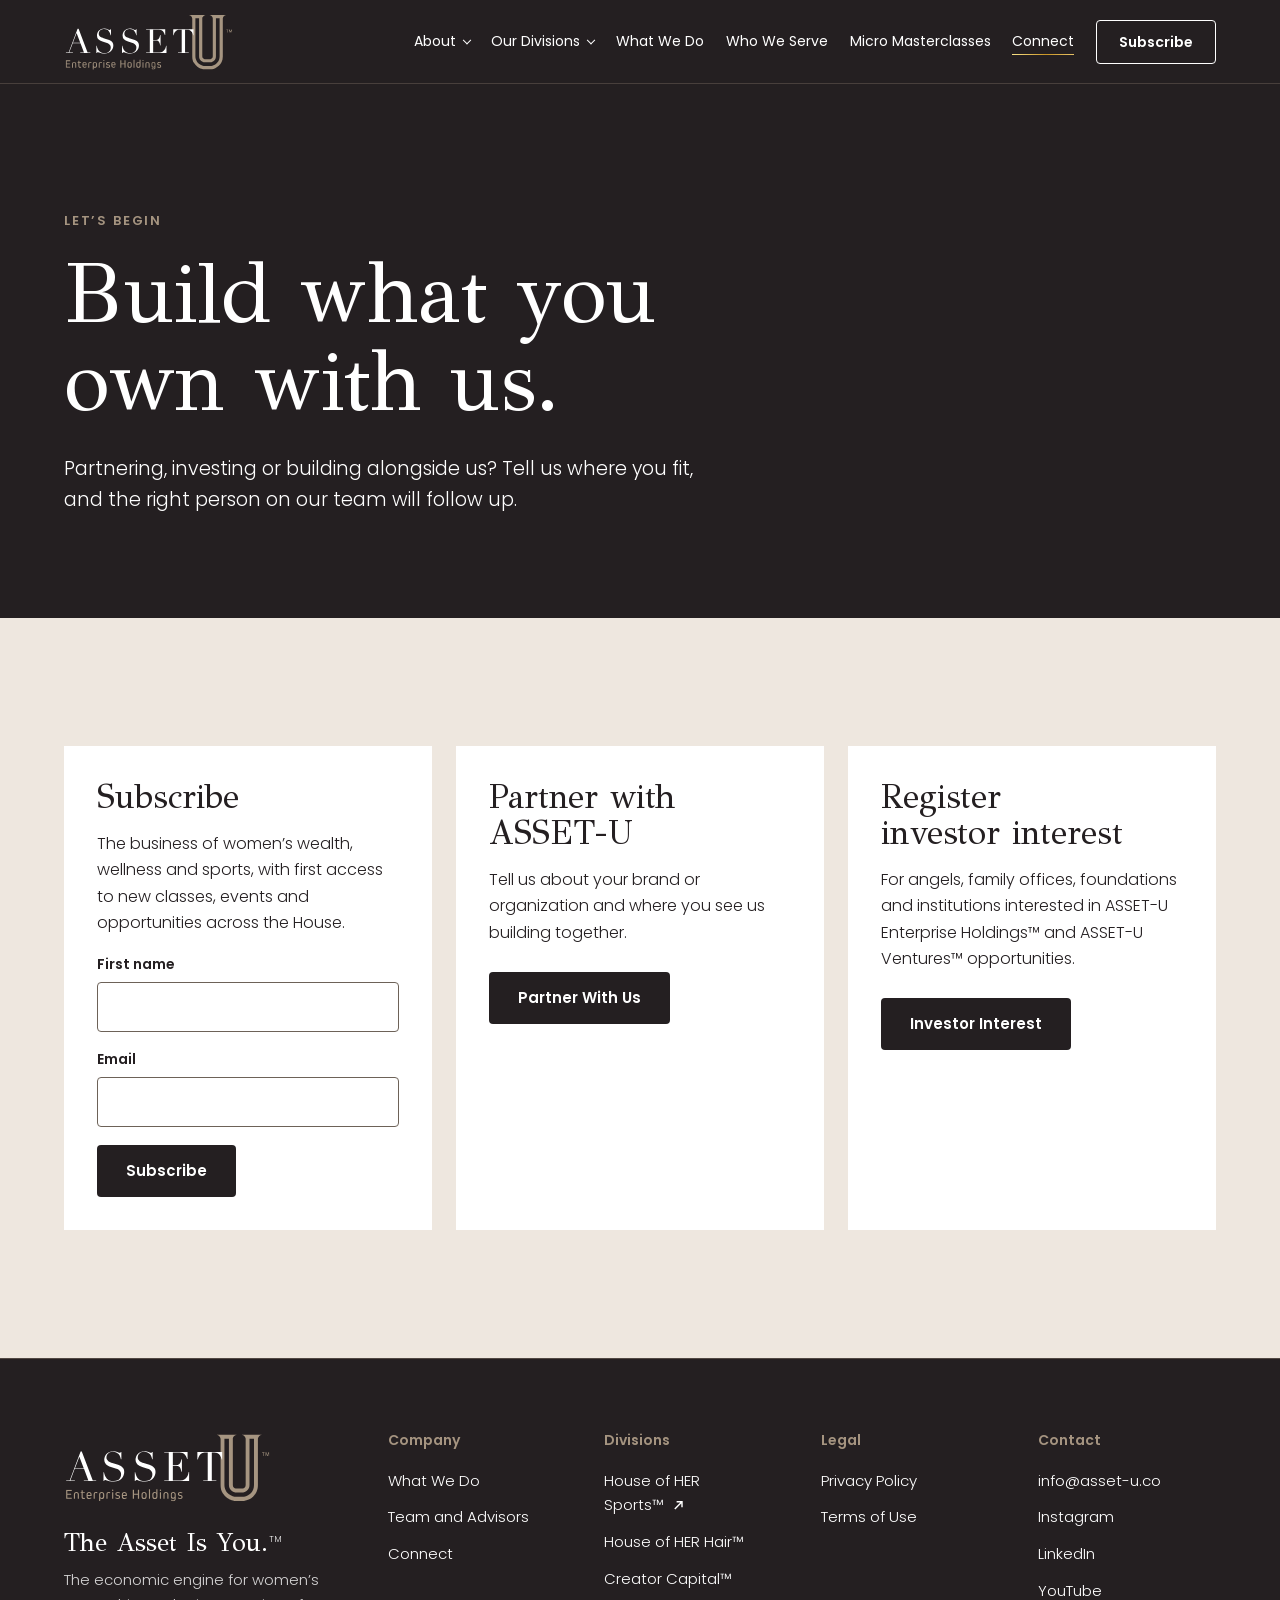
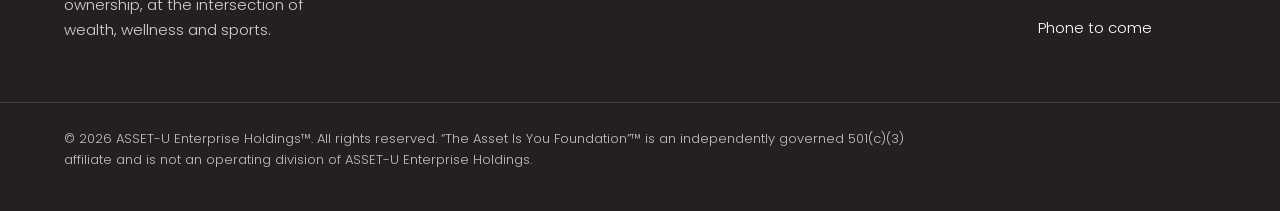
<file: connect/index.html>
<!doctype html>
<html lang="en"><head><meta charset="utf-8"><meta name="viewport" content="width=device-width,initial-scale=1">
<title>Connect | ASSET-U Enterprise Holdings™</title>
<meta name="description" content="ASSET-U Enterprise Holdings is the economic engine for women's ownership across wealth, wellness and sports. Build. Own. Amplify. Protect.">
<meta name="robots" content="noindex,nofollow"><meta name="theme-color" content="#241F21">
<meta property="og:type" content="website"><meta property="og:title" content="Connect | ASSET-U Enterprise Holdings™">
<meta property="og:description" content="ASSET-U Enterprise Holdings is the economic engine for women's ownership across wealth, wellness and sports. Build. Own. Amplify. Protect.">
<meta property="og:url" content="https://taylormadecreative.github.io/asset-u-website-classic/connect/"><meta property="og:image" content="https://taylormadecreative.github.io/asset-u-website-classic/img/og.jpg"><meta property="og:image:width" content="1200"><meta property="og:image:height" content="630"><meta property="og:image:alt" content="ASSET U Enterprise Holdings">
<meta name="twitter:card" content="summary_large_image"><meta name="twitter:image" content="https://taylormadecreative.github.io/asset-u-website-classic/img/og.jpg">
<link rel="icon" href="../img/au-favicon.svg" type="image/svg+xml"><link rel="apple-touch-icon" href="../img/au-180.png">
<link rel="preload" href="../fonts/Poppins-300.woff2" as="font" type="font/woff2" crossorigin><link rel="preload" href="../fonts/Poppins-600.woff2" as="font" type="font/woff2" crossorigin>
<link rel="stylesheet" href="../styles.css"><link rel="stylesheet" href="../still.css?v=11"></head><body class="still"><a class="skip" href="#main">Skip to content</a><header class="nav dark"><div class="wrap"><a class="brand" href="../"><span class="lg"><svg role="img" aria-label="ASSET U Enterprise Holdings, back to top" xmlns="http://www.w3.org/2000/svg" viewBox="570 310 790 275"><defs><clipPath id="lga"><path d="M577.898 531H600v35h-22.102Zm0 0"/></clipPath><clipPath id="lgb"><path d="M971 539h20v35.691h-20Zm0 0"/></clipPath><clipPath id="lgc"><path d="M1327 389h15.148v16H1327Zm0 0"/></clipPath><clipPath id="lgd"><path d="M577.898 386H692v113H577.898Zm0 0"/></clipPath></defs><g clip-path="url(#lga)"><path fill="#A69581" d="M595.926 546.441c.617 0 .976.36.976.973v2.102c0 .613-.359.972-.976.972H582.46v11.114h15.719c.617 0 .972.355.972.968v2.102c0 .613-.355.973-.972.973h-19.356c-.613 0-.972-.36-.972-.973v-32.059c0-.613.359-.972.972-.972h19.356c.617 0 .972.359.972.972v2.102c0 .617-.355.972-.972.972h-15.72v10.754Zm0 0"/></g><path fill="#A69581" d="M621.79 549.617c0-4.3-1.642-6.246-5.227-6.246-3.583 0-5.223 1.945-5.223 6.246v15.055c0 .613-.36.973-.973.973h-2.304c-.614 0-.973-.36-.973-.973v-15.516c0-6.144 3.328-9.472 9.472-9.472 6.149 0 9.477 3.328 9.477 9.472v15.516c0 .613-.36.973-.976.973h-2.301c-.617 0-.973-.36-.973-.973ZM648.977 564.059c.207.562.05.921-.461 1.226-1.125.617-2.61.973-4.504.973-5.223 0-7.887-2.762-7.887-8.09v-14.184h-2.664c-.613 0-.973-.359-.973-.972v-1.742c0-.614.36-.973.973-.973h2.664v-5.79c0-.612.36-.972.973-.972h2.304c.614 0 .973.36.973.973v5.789h6.965c.613 0 .972.36.972.973v1.742c0 .613-.359.972-.972.972h-6.965v14.082c0 2.97 1.434 4.508 4.098 4.508.972 0 1.793-.207 2.558-.617.668-.36 1.13-.203 1.332.41ZM669.719 549.82c0-4.453-1.692-6.449-5.328-6.449-3.633 0-5.325 1.996-5.325 6.45v1.077h10.653Zm4.043-.46v4.097c0 .613-.356.973-.973.973h-13.723v1.484c0 4.66 1.895 6.66 6.196 6.66 2.047 0 3.586-.668 5.172-2.101.46-.461.972-.41 1.382.101l1.024 1.281c.36.461.36.973-.05 1.383-2.048 1.996-4.712 3.02-7.68 3.02-6.762 0-10.294-3.278-10.294-9.934v-6.965c0-6.297 3.329-9.675 9.473-9.675s9.473 3.379 9.473 9.675M681.547 548.953c0-6.098 2.918-9.27 8.5-9.27 2.203 0 4.148.512 5.683 1.536.512.36.668.82.31 1.383l-.872 1.484c-.36.562-.82.617-1.383.258-1.023-.617-2.152-.973-3.328-.973-3.176 0-4.66 1.793-4.66 5.633v15.668c0 .613-.36.973-.973.973h-2.304c-.618 0-.973-.36-.973-.973ZM717.035 549.77c0-4.352-1.691-6.399-5.379-6.399-3.738 0-5.43 2.047-5.43 6.399v6.351c0 4.3 1.794 6.453 5.43 6.453 3.688 0 5.38-2.05 5.38-6.453Zm4.25-.41v7.222c0 6.297-3.125 9.676-8.96 9.676-2.665 0-4.712-.871-5.993-2.559h-.105v9.168c0 .613-.356.973-.973.973h-2.305c-.613 0-.972-.36-.972-.973V549.36c0-6.297 3.382-9.68 9.68-9.68 6.25 0 9.628 3.384 9.628 9.68M729.527 548.953c0-6.098 2.918-9.27 8.5-9.27 2.203 0 4.149.512 5.684 1.536.512.36.668.82.309 1.383l-.872 1.484c-.359.562-.82.617-1.382.258-1.024-.617-2.149-.973-3.328-.973-3.176 0-4.66 1.793-4.66 5.633v15.668c0 .613-.36.973-.973.973H730.5c-.613 0-.973-.36-.973-.973ZM751.957 565.645c-.617 0-.973-.36-.973-.973V541.27c0-.614.356-.973.973-.973h2.305c.613 0 .972.36.972.973v23.402c0 .613-.359.973-.972.973Zm-1.535-32.723c0-1.586 1.125-2.715 2.66-2.715 1.59 0 2.715 1.129 2.715 2.715 0 1.539-1.125 2.664-2.715 2.664-1.535 0-2.66-1.125-2.66-2.664M772.336 566.258c-3.992 0-6.863-.922-9.164-2.969-.41-.41-.41-.871-.05-1.332l1.073-1.434c.41-.511.871-.511 1.383-.101 1.586 1.383 3.84 2.152 6.348 2.152 3.125 0 4.918-1.383 4.918-3.894 0-2.254-1.383-3.328-5.582-3.942-5.942-.87-7.989-3.074-7.989-7.476 0-4.61 3.532-7.582 9.012-7.582 2.817 0 5.531.77 7.426 2.152.512.41.562.871.207 1.383l-.977 1.433c-.355.512-.816.567-1.382.157-1.329-.922-3.02-1.434-4.864-1.434-3.379 0-5.172 1.383-5.172 3.89 0 2.048 1.332 3.071 5.375 3.637 6.043.817 8.196 3.172 8.196 7.782 0 4.66-3.38 7.578-8.758 7.578M802.445 549.82c0-4.453-1.687-6.449-5.324-6.449s-5.324 1.996-5.324 6.45v1.077h10.648Zm4.047-.46v4.097c0 .613-.36.973-.972.973h-13.723v1.484c0 4.66 1.894 6.66 6.195 6.66 2.047 0 3.582-.668 5.172-2.101.461-.461.973-.41 1.383.101l1.023 1.281c.36.461.36.973-.05 1.383-2.047 1.996-4.711 3.02-7.684 3.02-6.758 0-10.29-3.278-10.29-9.934v-6.965c0-6.297 3.329-9.675 9.474-9.675s9.472 3.379 9.472 9.675M852.527 564.672c0 .613-.359.973-.972.973h-2.664c-.614 0-.973-.36-.973-.973v-14.235h-14.594v14.235c0 .613-.355.973-.972.973h-2.664c-.614 0-.973-.36-.973-.973v-32.059c0-.613.36-.972.972-.972h2.665c.617 0 .972.359.972.972v13.778h14.594v-13.778c0-.613.36-.972.973-.972h2.664c.613 0 .972.359.972.972ZM876.7 549.82c0-4.402-1.692-6.449-5.43-6.449-3.688 0-5.375 2.047-5.375 6.45v6.35c0 4.352 1.687 6.403 5.375 6.403 3.738 0 5.43-2.05 5.43-6.402Zm4.25-.46v7.273c0 6.246-3.384 9.625-9.68 9.625-6.247 0-9.63-3.38-9.63-9.625v-7.274c0-6.297 3.383-9.675 9.63-9.675 6.296 0 9.68 3.379 9.68 9.675M890.422 565.645c-.617 0-.973-.36-.973-.973v-33.899c0-.617.356-.972.973-.972h2.3c.618 0 .977.355.977.972v33.899c0 .613-.36.973-.976.973ZM917.254 549.82c0-4.3-1.793-6.449-5.43-6.449-3.687 0-5.375 2.047-5.375 6.45v6.35c0 4.352 1.688 6.403 5.375 6.403 3.739 0 5.43-2.05 5.43-6.402Zm3.277-20.02c.614 0 .973.356.973.973v25.809c0 6.297-3.379 9.676-9.68 9.676-6.246 0-9.625-3.38-9.625-9.676v-7.223c0-6.297 3.121-9.675 8.961-9.675 2.664 0 4.711.87 5.992 2.558h.102v-11.469c0-.617.36-.972.973-.972ZM931.64 565.645c-.613 0-.972-.36-.972-.973V541.27c0-.614.36-.973.973-.973h2.304c.617 0 .973.36.973.973v23.402c0 .613-.356.973-.973.973Zm-1.535-32.723c0-1.586 1.125-2.715 2.665-2.715 1.585 0 2.714 1.129 2.714 2.715 0 1.539-1.129 2.664-2.714 2.664-1.54 0-2.665-1.125-2.665-2.664M958.781 549.617c0-4.3-1.636-6.246-5.222-6.246s-5.223 1.945-5.223 6.246v15.055c0 .613-.36.973-.973.973h-2.304c-.614 0-.973-.36-.973-.973v-15.516c0-6.144 3.328-9.472 9.473-9.472 6.144 0 9.472 3.328 9.472 9.472v15.516c0 .613-.355.973-.972.973h-2.305c-.613 0-.973-.36-.973-.973Zm0 0"/><g clip-path="url(#lgb)"><path fill="#A69581" d="M986.332 555.3v-5.53c0-4.352-1.691-6.399-5.43-6.399-3.687 0-5.375 2.047-5.375 6.399v5.53c0 4.403 1.688 6.454 5.375 6.454 3.637 0 5.43-2.152 5.43-6.453m4.25-5.942v16.032c0 5.632-3.637 9.062-9.629 9.062-3.379 0-6.195-.973-8.293-2.816q-.69-.615-.156-1.383l.973-1.383c.359-.562.82-.613 1.332-.152 1.691 1.383 3.586 2.047 5.89 2.047 3.688 0 5.633-2.047 5.633-5.684v-2.203h-.102c-1.28 1.691-3.328 2.562-5.992 2.562-5.836 0-8.96-3.382-8.96-9.68v-6.402c0-6.297 3.378-9.675 9.624-9.675 6.301 0 9.68 3.379 9.68 9.675"/></g><path fill="#A69581" d="M1007.43 566.258c-3.996 0-6.864-.922-9.168-2.969-.41-.41-.41-.871-.051-1.332l1.074-1.434c.41-.511.871-.511 1.383-.101 1.59 1.383 3.84 2.152 6.352 2.152 3.125 0 4.914-1.383 4.914-3.894 0-2.254-1.38-3.328-5.579-3.942-5.94-.87-7.992-3.074-7.992-7.476 0-4.61 3.535-7.582 9.016-7.582 2.816 0 5.531.77 7.426 2.152.511.41.562.871.203 1.383l-.973 1.433c-.36.512-.82.567-1.383.157-1.332-.922-3.02-1.434-4.863-1.434-3.383 0-5.172 1.383-5.172 3.89 0 2.048 1.328 3.071 5.375 3.637 6.043.817 8.196 3.172 8.196 7.782 0 4.66-3.383 7.578-8.758 7.578M1320.824 403.676c0 .258-.148.406-.406.406h-1.117c-.258 0-.406-.148-.406-.406v-12.153h-3.5c-.258 0-.41-.152-.41-.41v-.879c0-.257.152-.406.41-.406h8.953c.257 0 .406.149.406.406v.88c0 .257-.149.41-.406.41h-3.524Zm0 0"/><g clip-path="url(#lgc)"><path fill="#A69581" d="M1341.742 389.828c.258 0 .406.149.406.406v13.442c0 .258-.148.406-.406.406h-1.117c-.258 0-.41-.148-.41-.406v-11.121h-.043l-4.184 11.207a.465.465 0 0 1-.472.32h-.989c-.238 0-.386-.105-.472-.32l-4.188-11.207h-.043v11.12c0 .259-.152.407-.406.407h-1.074c-.258 0-.41-.148-.41-.406v-13.442c0-.257.152-.406.41-.406h2.168c.234 0 .386.106.472.32l4.059 11.059h.043l4.059-11.059c.085-.214.234-.32.472-.32Zm0 0"/></g><path class="lu" fill="#A69581" d="M1284.777 513.324v-174.34h-16.898v174.34c0 5.531-1.031 10.04-3.074 13.52q-3.077 5.226-7.067 8.297c-2.664 2.043-5.277 3.53-7.836 4.453q-3.841 1.382-5.375 1.691h-30.722q-1.542-.31-5.375-1.691c-2.567-.922-5.176-2.41-7.836-4.453-2.664-2.047-5.024-4.813-7.067-8.297-2.05-3.48-3.07-7.989-3.07-13.52v-174.34h-16.902v174.34c0 3.895.41 7.426 1.23 10.602a45.6 45.6 0 0 0 3.38 9.062q1.534 3.685 4.3 7.371c4.3 5.328 9.164 9.371 14.594 12.137 5.425 2.77 10.187 4.559 14.285 5.379h35.64c2.868-.414 6.196-1.383 9.985-2.918 3.789-1.539 7.422-3.742 10.91-6.605a113 113 0 0 0 3.684-3.227 45 45 0 0 0 3.687-3.84c2.867-3.488 5.172-7.531 6.914-12.137 1.738-4.609 2.613-9.878 2.613-15.824m-46.394-189.086h76.195c-4.918 1.028-8.45 2.817-10.601 5.38-2.149 2.562-3.43 4.773-3.84 6.616q-.615 2.767-.614 3.075v174.57c0 9.84-1.796 18.351-5.378 25.527q-5.38 10.76-13.055 17.84c-5.121 4.707-10.555 8.297-16.285 10.762-5.739 2.457-10.754 4.101-15.055 4.922l-2.148.308h-38.098l-.617-.308c-2.457-.414-5.176-1.13-8.14-2.153q-4.46-1.545-9.063-4a57 57 0 0 1-7.68-4.304q-9.836-7.08-17.363-18.762c-5.02-7.793-7.524-17.738-7.524-29.832v-174.57h-.308q-.002-.307-.614-3.075c-.414-1.843-1.691-4.054-3.843-6.617-2.149-2.562-5.684-4.351-10.598-5.379h76.195c-4.3 1.028-7.527 2.61-9.676 4.762q-3.228 3.223-4.148 5.527-.926 2.309-.926 2.614v176.492q-.002 6.145 3.383 9.062 3.377 2.924 7.375 4.149h26.727q3.686-1.226 7.218-4.149 3.535-2.917 3.535-9.062v-174.34q-.001-.306-.617-3.074c-.41-1.844-1.687-4.04-3.84-6.606-2.148-2.558-5.683-4.347-10.597-5.375"/><g clip-path="url(#lgd)"><path fill="#FFF" d="m627.73 406.629-16.882 44.66h33.761Zm-49.878 89.473h13.503l41.438-109.887h3.684l41.742 109.887h13.66v2.148h-47.27v-2.148h17.036l-16.114-42.664h-35.605l-16.114 42.664h17.036v2.148h-32.996Zm0 0"/></g><path fill="#FFF" d="M718.582 465.254h1.688q1.687 8.286 4.375 13.965c1.789 3.785 3.761 6.906 5.906 9.36 2.152 2.456 4.398 4.35 6.754 5.679 2.351 1.332 4.73 2.3 7.136 2.918q3.603.92 6.907 1.074 3.298.152 6.215.152c5.421 0 9.875-.82 13.351-2.457 3.48-1.632 6.242-3.707 8.29-6.215 2.042-2.503 3.476-5.218 4.296-8.132q1.226-4.372 1.227-8.059 0-5.368-1.993-9.207c-1.332-2.559-3.02-4.73-5.066-6.523a28.4 28.4 0 0 0-6.676-4.372c-2.406-1.128-4.68-1.996-6.832-2.609l-17.648-5.375c-8.285-2.555-14.555-5.93-18.797-10.129q-6.37-6.288-6.371-16.879 0-6.906 2.457-12.816 2.451-5.908 6.906-10.203c2.965-2.863 6.523-5.117 10.664-6.754q6.217-2.456 13.582-2.457 5.372 0 8.98.922 3.603.92 6.215 2.07l4.68 2.074q2.074.921 4.223.922 1.992 0 2.683-.539c.461-.355 1.098-1.254 1.918-2.687h2.149v27.78h-1.84a45.6 45.6 0 0 0-3.149-10.667q-2.226-5.14-5.753-9.055c-2.356-2.61-5.196-4.703-8.52-6.293-3.324-1.582-7.187-2.379-11.586-2.379-2.453 0-5.168.336-8.133 1a25.7 25.7 0 0 0-8.289 3.453q-3.837 2.456-6.367 6.446-2.53 3.992-2.531 10.129 0 4.91 1.992 8.363a19.4 19.4 0 0 0 5.145 5.832c2.093 1.586 4.449 2.914 7.058 3.988a91 91 0 0 0 7.902 2.84l18.57 5.832q2.914.924 7.368 2.457c2.969 1.024 5.855 2.559 8.672 4.606 2.812 2.046 5.219 4.753 7.21 8.132q2.994 5.063 2.993 12.891c0 4.813-.895 9.387-2.684 13.734a34.4 34.4 0 0 1-7.75 11.512q-5.063 4.987-12.277 7.98-7.217 2.994-16.27 2.993-3.224-.001-5.675-.078c-1.64-.051-3.172-.18-4.606-.383a124 124 0 0 1-4.297-.692q-2.15-.38-4.757-1.148a164 164 0 0 1-6.602-2.148q-3.528-1.23-6.137-1.23c-1.535 0-2.586.308-3.144.921q-.851.921-1.461 2.457h-2.301ZM836.293 465.254h1.687q1.687 8.286 4.372 13.965 2.688 5.678 5.91 9.36 3.221 3.685 6.754 5.679c2.351 1.332 4.73 2.3 7.136 2.918q3.603.92 6.907 1.074c2.195.102 4.27.152 6.214.152q8.132 0 13.352-2.457c3.477-1.632 6.238-3.707 8.29-6.215 2.042-2.503 3.476-5.218 4.296-8.132q1.225-4.372 1.226-8.059-.001-5.368-1.996-9.207c-1.332-2.559-3.02-4.73-5.062-6.523a28.6 28.6 0 0 0-6.676-4.372q-3.609-1.69-6.832-2.609l-17.648-5.375q-12.433-3.832-18.801-10.129-6.368-6.288-6.367-16.879c0-4.605.816-8.875 2.457-12.816 1.633-3.938 3.937-7.34 6.902-10.203 2.969-2.863 6.524-5.117 10.668-6.754q6.217-2.456 13.582-2.457c3.578 0 6.574.308 8.977.922q3.605.92 6.214 2.07l4.684 2.074q2.068.921 4.219.922 1.994 0 2.687-.539c.461-.355 1.098-1.254 1.918-2.687h2.149v27.78h-1.844a45.8 45.8 0 0 0-3.145-10.667q-2.226-5.14-5.753-9.055c-2.356-2.61-5.196-4.703-8.52-6.293-3.324-1.582-7.187-2.379-11.586-2.379-2.457 0-5.168.336-8.133 1a25.7 25.7 0 0 0-8.289 3.453q-3.837 2.456-6.367 6.446-2.536 3.992-2.535 10.129-.001 4.91 1.996 8.363a19.4 19.4 0 0 0 5.14 5.832q3.148 2.378 7.063 3.988a90 90 0 0 0 7.902 2.84l18.57 5.832q2.914.924 7.368 2.457 4.448 1.536 8.668 4.606c2.816 2.046 5.219 4.753 7.215 8.132q2.993 5.063 2.992 12.891c0 4.813-.899 9.387-2.684 13.734a34.4 34.4 0 0 1-7.75 11.512q-5.068 4.987-12.28 7.98-7.214 2.994-16.267 2.993-3.223-.001-5.68-.078a42 42 0 0 1-4.6-.383 123 123 0 0 1-4.298-.692c-1.437-.253-3.02-.636-4.761-1.148a162 162 0 0 1-6.598-2.148c-2.356-.82-4.399-1.23-6.137-1.23q-2.304 0-3.148.921-.846.921-1.457 2.457h-2.301ZM947.094 496.102h17.035V391.129h-17.035v-2.152h87.785v26.55h-1.688q-1.994-5.982-4.293-10.511c-1.539-3.016-3.378-5.575-5.527-7.672-2.148-2.098-4.707-3.656-7.676-4.684q-4.45-1.53-10.742-1.531h-25.476v47.422h9.976q5.061-.001 8.594-.922c2.351-.613 4.375-1.766 6.062-3.453q2.532-2.53 4.297-6.906 1.765-4.373 3.453-11.282h1.688v47.73h-1.688a251 251 0 0 0-2.226-8.593q-1.149-4.144-3.223-7.367-2.07-3.224-5.523-5.14c-2.301-1.282-5.297-1.919-8.977-1.919h-12.433v55.403h29.007q8.437 0 14.043-3.61c3.73-2.402 6.778-5.265 9.133-8.594 2.348-3.32 4.09-6.777 5.215-10.359 1.125-3.578 1.844-6.547 2.148-8.898h1.688v33.609h-93.617ZM1093.656 496.102h17.035V391.129h-8.898c-2.047 0-4.352.18-6.906.535q-3.837.539-7.75 2.992c-2.61 1.637-5.117 4.223-7.52 7.75q-3.61 5.298-6.219 14.656h-1.687v-28.085h93.312v28.086h-1.687q-2.614-9.359-6.219-14.657c-2.406-3.527-4.91-6.113-7.52-7.75s-5.195-2.633-7.75-2.992q-3.836-.534-6.906-.535h-8.902v104.973h17.04v2.148h-49.423Zm0 0"/></svg></span></a><button class="burger" aria-expanded="false" aria-controls="menu"><span></span><span></span><em class="sr">Menu</em></button><nav class="links" id="menu" aria-label="Main"><div class="it"><a href="../about/" data-track="nav_click">About<i class="car" aria-hidden="true"></i></a><div class="drop"><a href="../about/#our-story" data-track="nav_click">Our Story</a><a href="../about/#team" data-track="nav_click">Team and Advisors</a></div></div><div class="it"><a href="../our-divisions/" data-track="nav_click">Our Divisions<i class="car" aria-hidden="true"></i></a><div class="drop"><a href="../our-divisions/#d1" data-track="nav_click">ASSET-U Education</a><a href="../our-divisions/#d2" data-track="nav_click">ASSET-U Brand House</a><a href="../our-divisions/#d3" data-track="nav_click">ASSET-U Studios</a><a href="../our-divisions/#d4" data-track="nav_click">ASSET-U Ventures™</a></div></div><div class="it"><a href="../what-we-do/" data-track="nav_click">What We Do</a></div><div class="it"><a href="../who-we-serve/" data-track="nav_click">Who We Serve</a></div><div class="it"><a href="../micro-masterclasses/" data-track="nav_click">Micro Masterclasses</a></div><div class="it"><a href="../connect/" data-track="nav_click" aria-current="page">Connect</a></div><a class="btn btn-line" href="../connect/#subscribe" data-track="subscribe_click">Subscribe</a></nav></div></header><main id="main"><section class="phead dark"><div class="wrap"><p class="label">Let’s begin</p><h1>Build what you own with us.</h1><p class="lead">Partnering, investing or building alongside us? Tell us where you fit, and the right person on our team will follow up.</p></div></section><section class="bone pad"><div class="wrap forms3"><article id="subscribe"><h2>Subscribe</h2><p>The business of women’s wealth, wellness and sports, with first access to new classes, events and opportunities across the House.</p><form class="mail nl" data-subject="Subscribe"><label>First name<input name="First name" required autocomplete="given-name"></label><label>Email<input type="email" name="Email" required autocomplete="email"></label><button class="btn btn-dark" data-track="subscribe_submit">Subscribe</button><p class="sent" role="status" hidden>If your email app didn’t open, email info@asset-u.co.</p></form></article><article><h2>Partner with <span class="nb">ASSET-U</span></h2><p>Tell us about your brand or organization and where you see us building together.</p><button class="btn btn-dark" type="button" data-open="partner">Partner With Us</button></article><article><h2>Register investor interest</h2><p>For angels, family offices, foundations and institutions interested in <span class="nb">ASSET-U</span> Enterprise Holdings™ and <span class="nb">ASSET-U</span> Ventures™ opportunities.</p><button class="btn btn-dark" type="button" data-open="investor">Investor Interest</button></article></div></section></main><footer class="dark"><div class="wrap"><div class="foot"><div><img class="logo" src="../img/logo-reversed.svg" width="790" height="275" alt="ASSET U Enterprise Holdings" loading="lazy" decoding="async"><p class="tag">The Asset Is You.<sup class="tm">TM</sup></p><p class="short">The economic engine for women’s ownership, at the intersection of wealth, wellness and sports.</p></div>
<div><h3>Company</h3><ul><li><a href="../what-we-do/" data-track="footer_click">What We Do</a></li><li><a href="../about/#team" data-track="footer_click">Team and Advisors</a></li><li><a href="../connect/" data-track="footer_click">Connect</a></li></ul></div><div><h3>Divisions</h3><ul><li><a href="https://www.houseofhersports.com" target="_blank" rel="noopener" data-track="outbound_click">House of HER <span class="nb">Sports™ <svg class="out" viewBox="0 0 12 12" fill="none" stroke="currentColor" stroke-width="1.6" aria-hidden="true"><path d="M2 10 10 2M4 2h6v6"/></svg></span></a></li><li><span>House of HER Hair™</span></li><li><span>Creator Capital™</span></li></ul></div><div><h3>Legal</h3><ul><li><a href="../privacy/" data-track="footer_click">Privacy Policy</a></li><li><a href="../terms/" data-track="footer_click">Terms of Use</a></li></ul></div><div><h3>Contact</h3><ul><li><a href="mailto:info@asset-u.co">info@asset-u.co</a></li><li><a href="https://www.instagram.com/theasset_u" target="_blank" rel="noopener">Instagram</a></li><li><span>LinkedIn</span></li><li><span>YouTube</span></li><li><span>Phone to come</span></li></ul></div></div></div>
<div class="fine"><div class="wrap"><p>© 2026 <span class="nb">ASSET-U</span> Enterprise Holdings™. All rights reserved. “The Asset Is You Foundation”™ is an independently governed 501(c)(3) affiliate and is not an operating division of <span class="nb">ASSET-U</span> Enterprise Holdings.</p></div></div></footer><dialog id="partner" aria-labelledby="partner-t"><form class="mail" data-subject="Partner with ASSET-U"><button type="button" class="x" aria-label="Close">×</button><h2 id="partner-t">Partner with ASSET-U</h2><p>Tell us about your brand or organization and where you see us building together.</p><label>First name<input name="First name" required></label><label>Last name<input name="Last name" required></label><label>Work email<input name="Work email" type="email" required></label><label>Company or organization<input name="Company or organization" required></label><label>Your role<input name="Your role" required></label><label>How would you like to partner?<select name="How would you like to partner?" required><option value="">Select one</option><option>Brand partnership</option><option>Creatorpreneur™ network</option><option>Education and community</option><option>Studios and content</option><option>Something else</option></select></label><label>Tell us more<textarea name="Tell us more"></textarea></label><button class="btn">Send</button><p class="sent" role="status" hidden>If your email app didn’t open, email info@asset-u.co.</p></form></dialog><dialog id="investor" aria-labelledby="investor-t"><form class="mail" data-subject="Register investor interest"><button type="button" class="x" aria-label="Close">×</button><h2 id="investor-t">Register investor interest</h2><p>For angels, family offices, foundations and institutions interested in ASSET-U Enterprise Holdings™ and ASSET-U Ventures™ opportunities.</p><label>First name<input name="First name" required></label><label>Last name<input name="Last name" required></label><label>Email<input name="Email" type="email" required></label><label>Phone (optional)<input name="Phone (optional)"></label><label>Organization<input name="Organization" required></label><label>Investor type<select name="Investor type" required><option value="">Select one</option><option>Angel</option><option>Family office</option><option>Foundation</option><option>Institution</option><option>Strategic</option><option>Other</option></select></label><label>Area of interest<select name="Area of interest" required><option value="">Select one</option><option>ASSET-U Enterprise Holdings</option><option>ASSET-U Ventures™ opportunities</option></select></label><label>Message<textarea name="Message"></textarea></label><p class="small">Submitting this form registers interest only. It is not an offer to sell, or a solicitation of an offer to buy, any security. Any offering will be made only through definitive documents to eligible investors.</p><button class="btn">Send</button><p class="sent" role="status" hidden>If your email app didn’t open, email info@asset-u.co.</p></form></dialog><script src="../budget.js" defer></script></body></html>
</file>
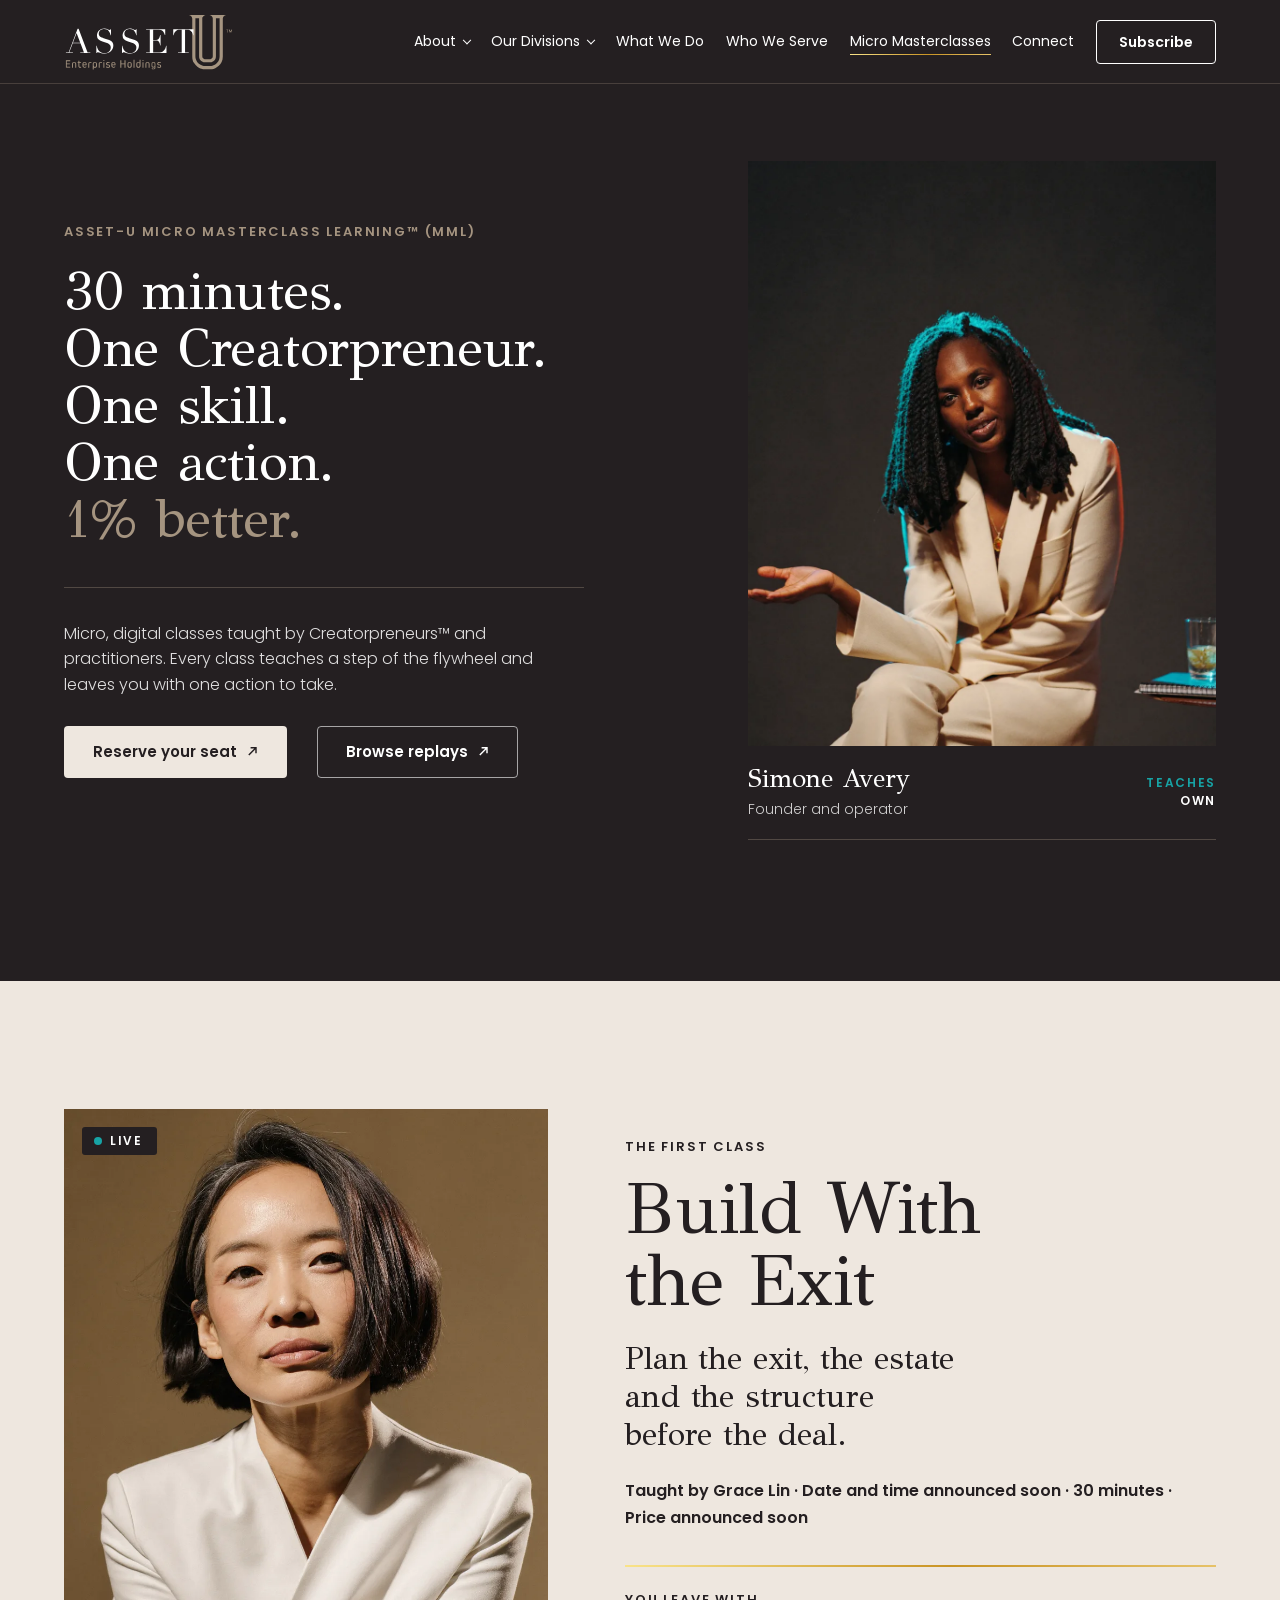
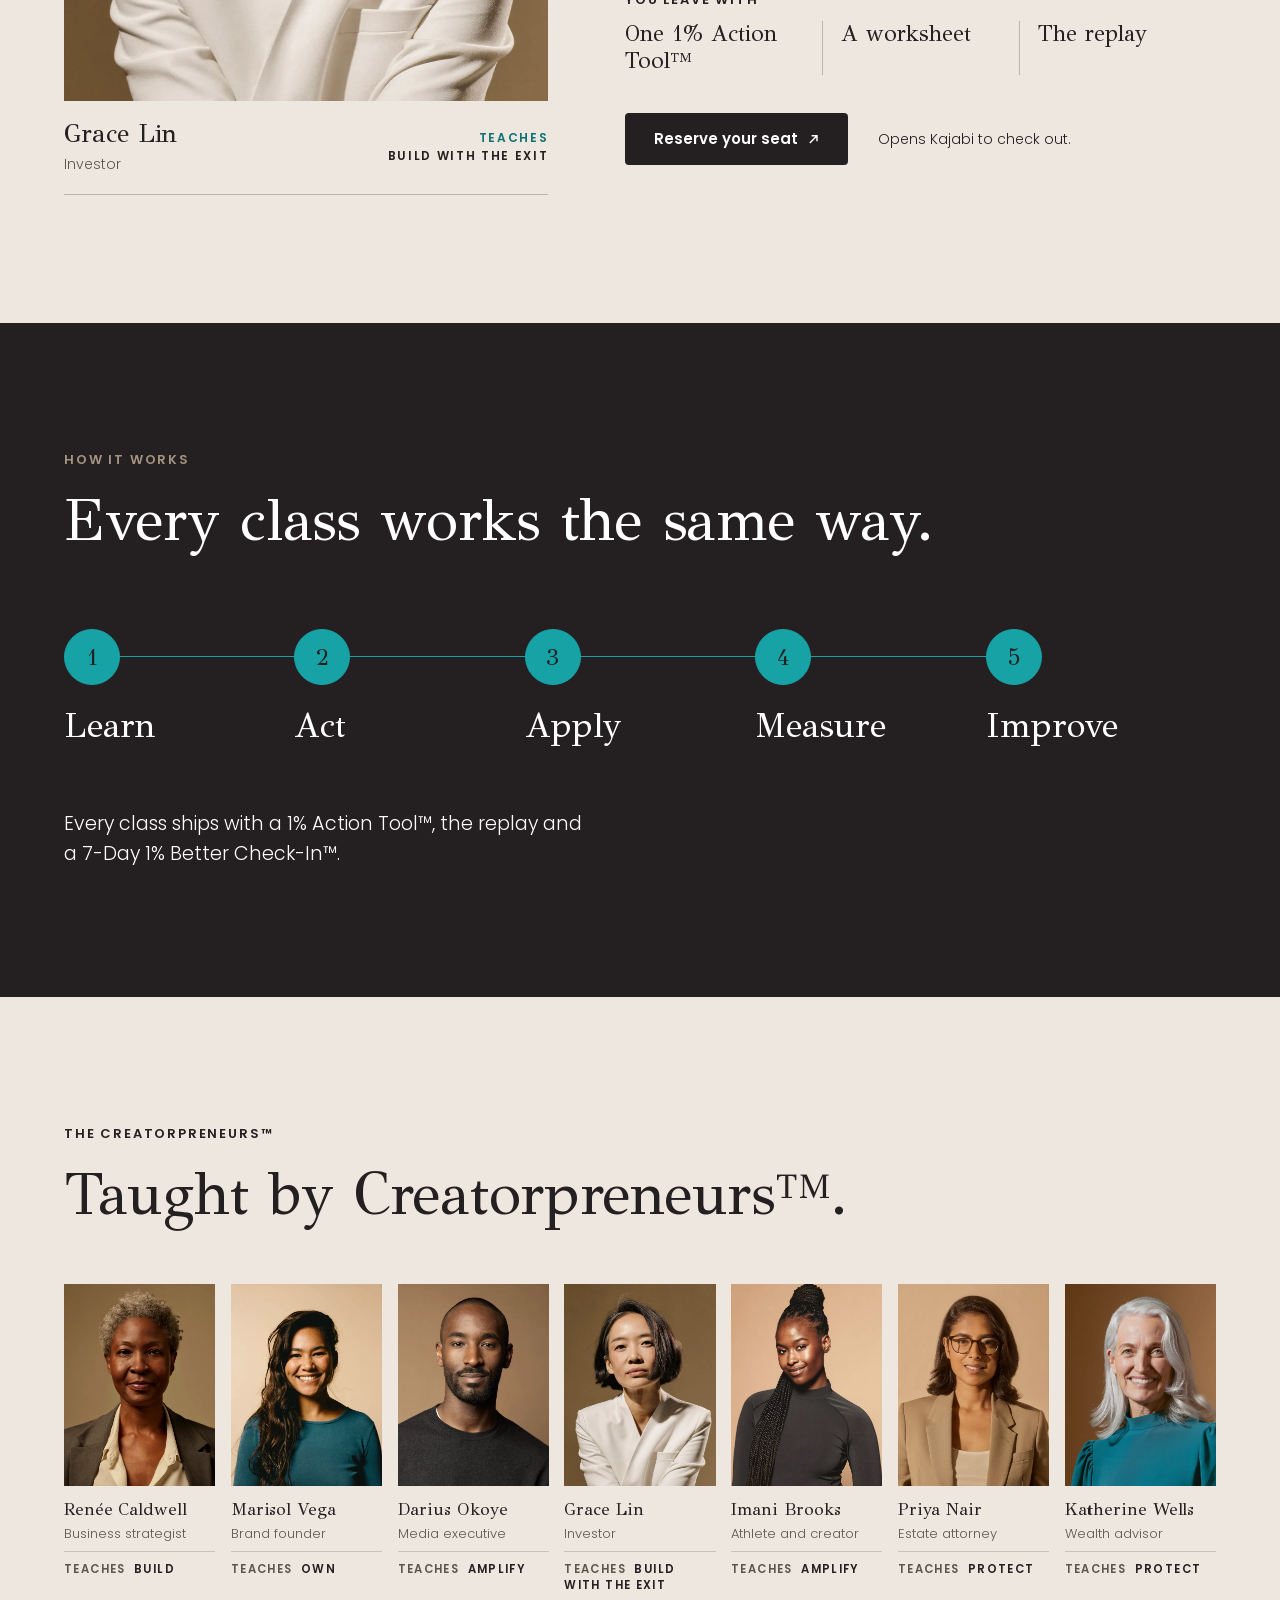
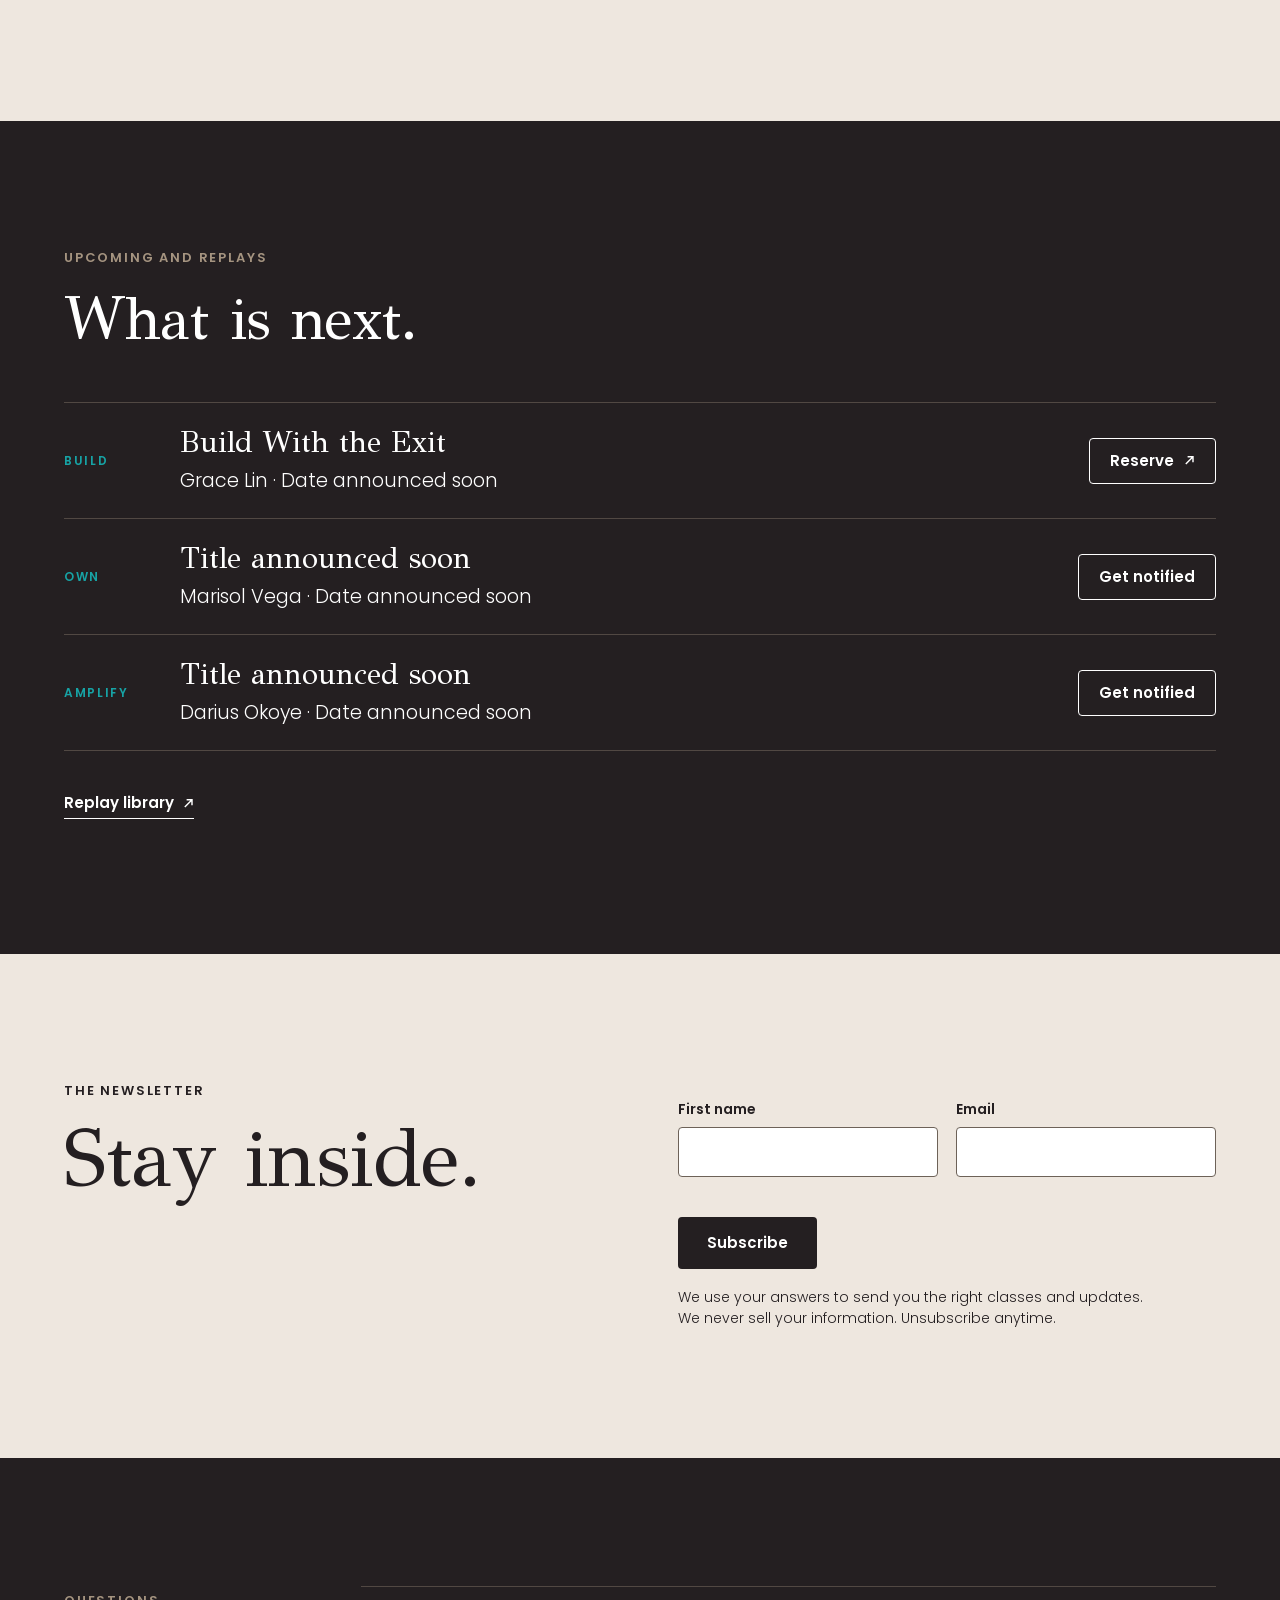
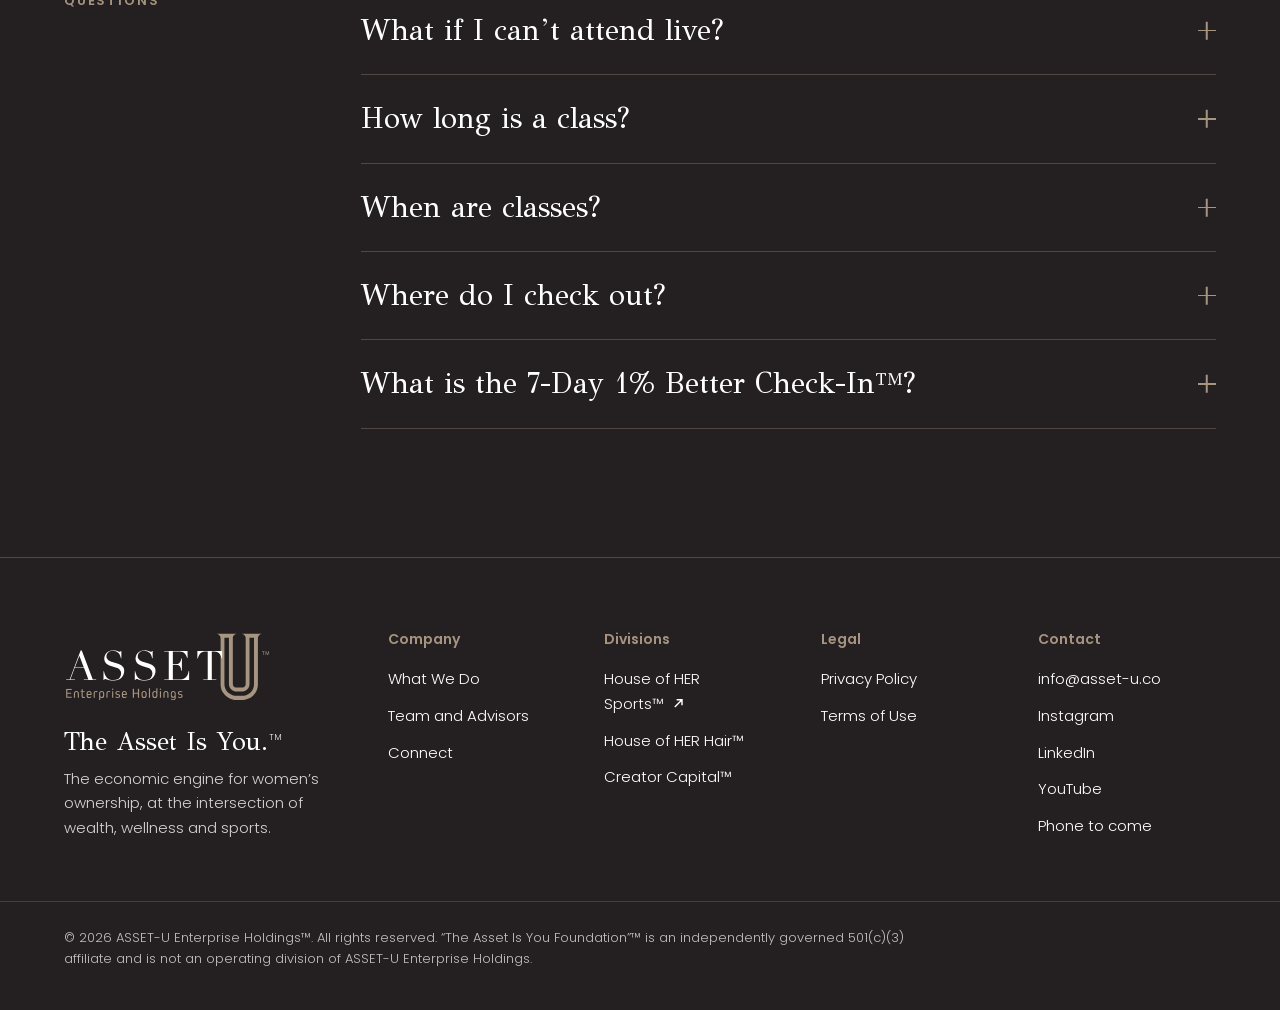
<file: micro-masterclasses/index.html>
<!doctype html>
<html lang="en"><head><meta charset="utf-8"><meta name="viewport" content="width=device-width,initial-scale=1">
<title>Micro Masterclasses | ASSET-U</title>
<meta name="description" content="ASSET-U Enterprise Holdings is the economic engine for women's ownership across wealth, wellness and sports. Build. Own. Amplify. Protect.">
<meta name="robots" content="noindex,nofollow"><meta name="theme-color" content="#241F21">
<meta property="og:type" content="website"><meta property="og:title" content="Micro Masterclasses | ASSET-U">
<meta property="og:description" content="ASSET-U Enterprise Holdings is the economic engine for women's ownership across wealth, wellness and sports. Build. Own. Amplify. Protect.">
<meta property="og:url" content="https://taylormadecreative.github.io/asset-u-website-classic/micro-masterclasses/"><meta property="og:image" content="https://taylormadecreative.github.io/asset-u-website-classic/img/og.jpg"><meta property="og:image:width" content="1200"><meta property="og:image:height" content="630"><meta property="og:image:alt" content="ASSET U Enterprise Holdings">
<meta name="twitter:card" content="summary_large_image"><meta name="twitter:image" content="https://taylormadecreative.github.io/asset-u-website-classic/img/og.jpg">
<link rel="icon" href="../img/au-favicon.svg" type="image/svg+xml"><link rel="apple-touch-icon" href="../img/au-180.png">
<link rel="preload" href="../fonts/Poppins-300.woff2" as="font" type="font/woff2" crossorigin><link rel="preload" href="../fonts/Poppins-600.woff2" as="font" type="font/woff2" crossorigin>
<link rel="stylesheet" href="../styles.css"><link rel="stylesheet" href="../still.css?v=11"></head><body class="still"><a class="skip" href="#main">Skip to content</a><header class="nav dark"><div class="wrap"><a class="brand" href="../"><span class="lg"><svg role="img" aria-label="ASSET U Enterprise Holdings, back to top" xmlns="http://www.w3.org/2000/svg" viewBox="570 310 790 275"><defs><clipPath id="lga"><path d="M577.898 531H600v35h-22.102Zm0 0"/></clipPath><clipPath id="lgb"><path d="M971 539h20v35.691h-20Zm0 0"/></clipPath><clipPath id="lgc"><path d="M1327 389h15.148v16H1327Zm0 0"/></clipPath><clipPath id="lgd"><path d="M577.898 386H692v113H577.898Zm0 0"/></clipPath></defs><g clip-path="url(#lga)"><path fill="#A69581" d="M595.926 546.441c.617 0 .976.36.976.973v2.102c0 .613-.359.972-.976.972H582.46v11.114h15.719c.617 0 .972.355.972.968v2.102c0 .613-.355.973-.972.973h-19.356c-.613 0-.972-.36-.972-.973v-32.059c0-.613.359-.972.972-.972h19.356c.617 0 .972.359.972.972v2.102c0 .617-.355.972-.972.972h-15.72v10.754Zm0 0"/></g><path fill="#A69581" d="M621.79 549.617c0-4.3-1.642-6.246-5.227-6.246-3.583 0-5.223 1.945-5.223 6.246v15.055c0 .613-.36.973-.973.973h-2.304c-.614 0-.973-.36-.973-.973v-15.516c0-6.144 3.328-9.472 9.472-9.472 6.149 0 9.477 3.328 9.477 9.472v15.516c0 .613-.36.973-.976.973h-2.301c-.617 0-.973-.36-.973-.973ZM648.977 564.059c.207.562.05.921-.461 1.226-1.125.617-2.61.973-4.504.973-5.223 0-7.887-2.762-7.887-8.09v-14.184h-2.664c-.613 0-.973-.359-.973-.972v-1.742c0-.614.36-.973.973-.973h2.664v-5.79c0-.612.36-.972.973-.972h2.304c.614 0 .973.36.973.973v5.789h6.965c.613 0 .972.36.972.973v1.742c0 .613-.359.972-.972.972h-6.965v14.082c0 2.97 1.434 4.508 4.098 4.508.972 0 1.793-.207 2.558-.617.668-.36 1.13-.203 1.332.41ZM669.719 549.82c0-4.453-1.692-6.449-5.328-6.449-3.633 0-5.325 1.996-5.325 6.45v1.077h10.653Zm4.043-.46v4.097c0 .613-.356.973-.973.973h-13.723v1.484c0 4.66 1.895 6.66 6.196 6.66 2.047 0 3.586-.668 5.172-2.101.46-.461.972-.41 1.382.101l1.024 1.281c.36.461.36.973-.05 1.383-2.048 1.996-4.712 3.02-7.68 3.02-6.762 0-10.294-3.278-10.294-9.934v-6.965c0-6.297 3.329-9.675 9.473-9.675s9.473 3.379 9.473 9.675M681.547 548.953c0-6.098 2.918-9.27 8.5-9.27 2.203 0 4.148.512 5.683 1.536.512.36.668.82.31 1.383l-.872 1.484c-.36.562-.82.617-1.383.258-1.023-.617-2.152-.973-3.328-.973-3.176 0-4.66 1.793-4.66 5.633v15.668c0 .613-.36.973-.973.973h-2.304c-.618 0-.973-.36-.973-.973ZM717.035 549.77c0-4.352-1.691-6.399-5.379-6.399-3.738 0-5.43 2.047-5.43 6.399v6.351c0 4.3 1.794 6.453 5.43 6.453 3.688 0 5.38-2.05 5.38-6.453Zm4.25-.41v7.222c0 6.297-3.125 9.676-8.96 9.676-2.665 0-4.712-.871-5.993-2.559h-.105v9.168c0 .613-.356.973-.973.973h-2.305c-.613 0-.972-.36-.972-.973V549.36c0-6.297 3.382-9.68 9.68-9.68 6.25 0 9.628 3.384 9.628 9.68M729.527 548.953c0-6.098 2.918-9.27 8.5-9.27 2.203 0 4.149.512 5.684 1.536.512.36.668.82.309 1.383l-.872 1.484c-.359.562-.82.617-1.382.258-1.024-.617-2.149-.973-3.328-.973-3.176 0-4.66 1.793-4.66 5.633v15.668c0 .613-.36.973-.973.973H730.5c-.613 0-.973-.36-.973-.973ZM751.957 565.645c-.617 0-.973-.36-.973-.973V541.27c0-.614.356-.973.973-.973h2.305c.613 0 .972.36.972.973v23.402c0 .613-.359.973-.972.973Zm-1.535-32.723c0-1.586 1.125-2.715 2.66-2.715 1.59 0 2.715 1.129 2.715 2.715 0 1.539-1.125 2.664-2.715 2.664-1.535 0-2.66-1.125-2.66-2.664M772.336 566.258c-3.992 0-6.863-.922-9.164-2.969-.41-.41-.41-.871-.05-1.332l1.073-1.434c.41-.511.871-.511 1.383-.101 1.586 1.383 3.84 2.152 6.348 2.152 3.125 0 4.918-1.383 4.918-3.894 0-2.254-1.383-3.328-5.582-3.942-5.942-.87-7.989-3.074-7.989-7.476 0-4.61 3.532-7.582 9.012-7.582 2.817 0 5.531.77 7.426 2.152.512.41.562.871.207 1.383l-.977 1.433c-.355.512-.816.567-1.382.157-1.329-.922-3.02-1.434-4.864-1.434-3.379 0-5.172 1.383-5.172 3.89 0 2.048 1.332 3.071 5.375 3.637 6.043.817 8.196 3.172 8.196 7.782 0 4.66-3.38 7.578-8.758 7.578M802.445 549.82c0-4.453-1.687-6.449-5.324-6.449s-5.324 1.996-5.324 6.45v1.077h10.648Zm4.047-.46v4.097c0 .613-.36.973-.972.973h-13.723v1.484c0 4.66 1.894 6.66 6.195 6.66 2.047 0 3.582-.668 5.172-2.101.461-.461.973-.41 1.383.101l1.023 1.281c.36.461.36.973-.05 1.383-2.047 1.996-4.711 3.02-7.684 3.02-6.758 0-10.29-3.278-10.29-9.934v-6.965c0-6.297 3.329-9.675 9.474-9.675s9.472 3.379 9.472 9.675M852.527 564.672c0 .613-.359.973-.972.973h-2.664c-.614 0-.973-.36-.973-.973v-14.235h-14.594v14.235c0 .613-.355.973-.972.973h-2.664c-.614 0-.973-.36-.973-.973v-32.059c0-.613.36-.972.972-.972h2.665c.617 0 .972.359.972.972v13.778h14.594v-13.778c0-.613.36-.972.973-.972h2.664c.613 0 .972.359.972.972ZM876.7 549.82c0-4.402-1.692-6.449-5.43-6.449-3.688 0-5.375 2.047-5.375 6.45v6.35c0 4.352 1.687 6.403 5.375 6.403 3.738 0 5.43-2.05 5.43-6.402Zm4.25-.46v7.273c0 6.246-3.384 9.625-9.68 9.625-6.247 0-9.63-3.38-9.63-9.625v-7.274c0-6.297 3.383-9.675 9.63-9.675 6.296 0 9.68 3.379 9.68 9.675M890.422 565.645c-.617 0-.973-.36-.973-.973v-33.899c0-.617.356-.972.973-.972h2.3c.618 0 .977.355.977.972v33.899c0 .613-.36.973-.976.973ZM917.254 549.82c0-4.3-1.793-6.449-5.43-6.449-3.687 0-5.375 2.047-5.375 6.45v6.35c0 4.352 1.688 6.403 5.375 6.403 3.739 0 5.43-2.05 5.43-6.402Zm3.277-20.02c.614 0 .973.356.973.973v25.809c0 6.297-3.379 9.676-9.68 9.676-6.246 0-9.625-3.38-9.625-9.676v-7.223c0-6.297 3.121-9.675 8.961-9.675 2.664 0 4.711.87 5.992 2.558h.102v-11.469c0-.617.36-.972.973-.972ZM931.64 565.645c-.613 0-.972-.36-.972-.973V541.27c0-.614.36-.973.973-.973h2.304c.617 0 .973.36.973.973v23.402c0 .613-.356.973-.973.973Zm-1.535-32.723c0-1.586 1.125-2.715 2.665-2.715 1.585 0 2.714 1.129 2.714 2.715 0 1.539-1.129 2.664-2.714 2.664-1.54 0-2.665-1.125-2.665-2.664M958.781 549.617c0-4.3-1.636-6.246-5.222-6.246s-5.223 1.945-5.223 6.246v15.055c0 .613-.36.973-.973.973h-2.304c-.614 0-.973-.36-.973-.973v-15.516c0-6.144 3.328-9.472 9.473-9.472 6.144 0 9.472 3.328 9.472 9.472v15.516c0 .613-.355.973-.972.973h-2.305c-.613 0-.973-.36-.973-.973Zm0 0"/><g clip-path="url(#lgb)"><path fill="#A69581" d="M986.332 555.3v-5.53c0-4.352-1.691-6.399-5.43-6.399-3.687 0-5.375 2.047-5.375 6.399v5.53c0 4.403 1.688 6.454 5.375 6.454 3.637 0 5.43-2.152 5.43-6.453m4.25-5.942v16.032c0 5.632-3.637 9.062-9.629 9.062-3.379 0-6.195-.973-8.293-2.816q-.69-.615-.156-1.383l.973-1.383c.359-.562.82-.613 1.332-.152 1.691 1.383 3.586 2.047 5.89 2.047 3.688 0 5.633-2.047 5.633-5.684v-2.203h-.102c-1.28 1.691-3.328 2.562-5.992 2.562-5.836 0-8.96-3.382-8.96-9.68v-6.402c0-6.297 3.378-9.675 9.624-9.675 6.301 0 9.68 3.379 9.68 9.675"/></g><path fill="#A69581" d="M1007.43 566.258c-3.996 0-6.864-.922-9.168-2.969-.41-.41-.41-.871-.051-1.332l1.074-1.434c.41-.511.871-.511 1.383-.101 1.59 1.383 3.84 2.152 6.352 2.152 3.125 0 4.914-1.383 4.914-3.894 0-2.254-1.38-3.328-5.579-3.942-5.94-.87-7.992-3.074-7.992-7.476 0-4.61 3.535-7.582 9.016-7.582 2.816 0 5.531.77 7.426 2.152.511.41.562.871.203 1.383l-.973 1.433c-.36.512-.82.567-1.383.157-1.332-.922-3.02-1.434-4.863-1.434-3.383 0-5.172 1.383-5.172 3.89 0 2.048 1.328 3.071 5.375 3.637 6.043.817 8.196 3.172 8.196 7.782 0 4.66-3.383 7.578-8.758 7.578M1320.824 403.676c0 .258-.148.406-.406.406h-1.117c-.258 0-.406-.148-.406-.406v-12.153h-3.5c-.258 0-.41-.152-.41-.41v-.879c0-.257.152-.406.41-.406h8.953c.257 0 .406.149.406.406v.88c0 .257-.149.41-.406.41h-3.524Zm0 0"/><g clip-path="url(#lgc)"><path fill="#A69581" d="M1341.742 389.828c.258 0 .406.149.406.406v13.442c0 .258-.148.406-.406.406h-1.117c-.258 0-.41-.148-.41-.406v-11.121h-.043l-4.184 11.207a.465.465 0 0 1-.472.32h-.989c-.238 0-.386-.105-.472-.32l-4.188-11.207h-.043v11.12c0 .259-.152.407-.406.407h-1.074c-.258 0-.41-.148-.41-.406v-13.442c0-.257.152-.406.41-.406h2.168c.234 0 .386.106.472.32l4.059 11.059h.043l4.059-11.059c.085-.214.234-.32.472-.32Zm0 0"/></g><path class="lu" fill="#A69581" d="M1284.777 513.324v-174.34h-16.898v174.34c0 5.531-1.031 10.04-3.074 13.52q-3.077 5.226-7.067 8.297c-2.664 2.043-5.277 3.53-7.836 4.453q-3.841 1.382-5.375 1.691h-30.722q-1.542-.31-5.375-1.691c-2.567-.922-5.176-2.41-7.836-4.453-2.664-2.047-5.024-4.813-7.067-8.297-2.05-3.48-3.07-7.989-3.07-13.52v-174.34h-16.902v174.34c0 3.895.41 7.426 1.23 10.602a45.6 45.6 0 0 0 3.38 9.062q1.534 3.685 4.3 7.371c4.3 5.328 9.164 9.371 14.594 12.137 5.425 2.77 10.187 4.559 14.285 5.379h35.64c2.868-.414 6.196-1.383 9.985-2.918 3.789-1.539 7.422-3.742 10.91-6.605a113 113 0 0 0 3.684-3.227 45 45 0 0 0 3.687-3.84c2.867-3.488 5.172-7.531 6.914-12.137 1.738-4.609 2.613-9.878 2.613-15.824m-46.394-189.086h76.195c-4.918 1.028-8.45 2.817-10.601 5.38-2.149 2.562-3.43 4.773-3.84 6.616q-.615 2.767-.614 3.075v174.57c0 9.84-1.796 18.351-5.378 25.527q-5.38 10.76-13.055 17.84c-5.121 4.707-10.555 8.297-16.285 10.762-5.739 2.457-10.754 4.101-15.055 4.922l-2.148.308h-38.098l-.617-.308c-2.457-.414-5.176-1.13-8.14-2.153q-4.46-1.545-9.063-4a57 57 0 0 1-7.68-4.304q-9.836-7.08-17.363-18.762c-5.02-7.793-7.524-17.738-7.524-29.832v-174.57h-.308q-.002-.307-.614-3.075c-.414-1.843-1.691-4.054-3.843-6.617-2.149-2.562-5.684-4.351-10.598-5.379h76.195c-4.3 1.028-7.527 2.61-9.676 4.762q-3.228 3.223-4.148 5.527-.926 2.309-.926 2.614v176.492q-.002 6.145 3.383 9.062 3.377 2.924 7.375 4.149h26.727q3.686-1.226 7.218-4.149 3.535-2.917 3.535-9.062v-174.34q-.001-.306-.617-3.074c-.41-1.844-1.687-4.04-3.84-6.606-2.148-2.558-5.683-4.347-10.597-5.375"/><g clip-path="url(#lgd)"><path fill="#FFF" d="m627.73 406.629-16.882 44.66h33.761Zm-49.878 89.473h13.503l41.438-109.887h3.684l41.742 109.887h13.66v2.148h-47.27v-2.148h17.036l-16.114-42.664h-35.605l-16.114 42.664h17.036v2.148h-32.996Zm0 0"/></g><path fill="#FFF" d="M718.582 465.254h1.688q1.687 8.286 4.375 13.965c1.789 3.785 3.761 6.906 5.906 9.36 2.152 2.456 4.398 4.35 6.754 5.679 2.351 1.332 4.73 2.3 7.136 2.918q3.603.92 6.907 1.074 3.298.152 6.215.152c5.421 0 9.875-.82 13.351-2.457 3.48-1.632 6.242-3.707 8.29-6.215 2.042-2.503 3.476-5.218 4.296-8.132q1.226-4.372 1.227-8.059 0-5.368-1.993-9.207c-1.332-2.559-3.02-4.73-5.066-6.523a28.4 28.4 0 0 0-6.676-4.372c-2.406-1.128-4.68-1.996-6.832-2.609l-17.648-5.375c-8.285-2.555-14.555-5.93-18.797-10.129q-6.37-6.288-6.371-16.879 0-6.906 2.457-12.816 2.451-5.908 6.906-10.203c2.965-2.863 6.523-5.117 10.664-6.754q6.217-2.456 13.582-2.457 5.372 0 8.98.922 3.603.92 6.215 2.07l4.68 2.074q2.074.921 4.223.922 1.992 0 2.683-.539c.461-.355 1.098-1.254 1.918-2.687h2.149v27.78h-1.84a45.6 45.6 0 0 0-3.149-10.667q-2.226-5.14-5.753-9.055c-2.356-2.61-5.196-4.703-8.52-6.293-3.324-1.582-7.187-2.379-11.586-2.379-2.453 0-5.168.336-8.133 1a25.7 25.7 0 0 0-8.289 3.453q-3.837 2.456-6.367 6.446-2.53 3.992-2.531 10.129 0 4.91 1.992 8.363a19.4 19.4 0 0 0 5.145 5.832c2.093 1.586 4.449 2.914 7.058 3.988a91 91 0 0 0 7.902 2.84l18.57 5.832q2.914.924 7.368 2.457c2.969 1.024 5.855 2.559 8.672 4.606 2.812 2.046 5.219 4.753 7.21 8.132q2.994 5.063 2.993 12.891c0 4.813-.895 9.387-2.684 13.734a34.4 34.4 0 0 1-7.75 11.512q-5.063 4.987-12.277 7.98-7.217 2.994-16.27 2.993-3.224-.001-5.675-.078c-1.64-.051-3.172-.18-4.606-.383a124 124 0 0 1-4.297-.692q-2.15-.38-4.757-1.148a164 164 0 0 1-6.602-2.148q-3.528-1.23-6.137-1.23c-1.535 0-2.586.308-3.144.921q-.851.921-1.461 2.457h-2.301ZM836.293 465.254h1.687q1.687 8.286 4.372 13.965 2.688 5.678 5.91 9.36 3.221 3.685 6.754 5.679c2.351 1.332 4.73 2.3 7.136 2.918q3.603.92 6.907 1.074c2.195.102 4.27.152 6.214.152q8.132 0 13.352-2.457c3.477-1.632 6.238-3.707 8.29-6.215 2.042-2.503 3.476-5.218 4.296-8.132q1.225-4.372 1.226-8.059-.001-5.368-1.996-9.207c-1.332-2.559-3.02-4.73-5.062-6.523a28.6 28.6 0 0 0-6.676-4.372q-3.609-1.69-6.832-2.609l-17.648-5.375q-12.433-3.832-18.801-10.129-6.368-6.288-6.367-16.879c0-4.605.816-8.875 2.457-12.816 1.633-3.938 3.937-7.34 6.902-10.203 2.969-2.863 6.524-5.117 10.668-6.754q6.217-2.456 13.582-2.457c3.578 0 6.574.308 8.977.922q3.605.92 6.214 2.07l4.684 2.074q2.068.921 4.219.922 1.994 0 2.687-.539c.461-.355 1.098-1.254 1.918-2.687h2.149v27.78h-1.844a45.8 45.8 0 0 0-3.145-10.667q-2.226-5.14-5.753-9.055c-2.356-2.61-5.196-4.703-8.52-6.293-3.324-1.582-7.187-2.379-11.586-2.379-2.457 0-5.168.336-8.133 1a25.7 25.7 0 0 0-8.289 3.453q-3.837 2.456-6.367 6.446-2.536 3.992-2.535 10.129-.001 4.91 1.996 8.363a19.4 19.4 0 0 0 5.14 5.832q3.148 2.378 7.063 3.988a90 90 0 0 0 7.902 2.84l18.57 5.832q2.914.924 7.368 2.457 4.448 1.536 8.668 4.606c2.816 2.046 5.219 4.753 7.215 8.132q2.993 5.063 2.992 12.891c0 4.813-.899 9.387-2.684 13.734a34.4 34.4 0 0 1-7.75 11.512q-5.068 4.987-12.28 7.98-7.214 2.994-16.267 2.993-3.223-.001-5.68-.078a42 42 0 0 1-4.6-.383 123 123 0 0 1-4.298-.692c-1.437-.253-3.02-.636-4.761-1.148a162 162 0 0 1-6.598-2.148c-2.356-.82-4.399-1.23-6.137-1.23q-2.304 0-3.148.921-.846.921-1.457 2.457h-2.301ZM947.094 496.102h17.035V391.129h-17.035v-2.152h87.785v26.55h-1.688q-1.994-5.982-4.293-10.511c-1.539-3.016-3.378-5.575-5.527-7.672-2.148-2.098-4.707-3.656-7.676-4.684q-4.45-1.53-10.742-1.531h-25.476v47.422h9.976q5.061-.001 8.594-.922c2.351-.613 4.375-1.766 6.062-3.453q2.532-2.53 4.297-6.906 1.765-4.373 3.453-11.282h1.688v47.73h-1.688a251 251 0 0 0-2.226-8.593q-1.149-4.144-3.223-7.367-2.07-3.224-5.523-5.14c-2.301-1.282-5.297-1.919-8.977-1.919h-12.433v55.403h29.007q8.437 0 14.043-3.61c3.73-2.402 6.778-5.265 9.133-8.594 2.348-3.32 4.09-6.777 5.215-10.359 1.125-3.578 1.844-6.547 2.148-8.898h1.688v33.609h-93.617ZM1093.656 496.102h17.035V391.129h-8.898c-2.047 0-4.352.18-6.906.535q-3.837.539-7.75 2.992c-2.61 1.637-5.117 4.223-7.52 7.75q-3.61 5.298-6.219 14.656h-1.687v-28.085h93.312v28.086h-1.687q-2.614-9.359-6.219-14.657c-2.406-3.527-4.91-6.113-7.52-7.75s-5.195-2.633-7.75-2.992q-3.836-.534-6.906-.535h-8.902v104.973h17.04v2.148h-49.423Zm0 0"/></svg></span></a><button class="burger" aria-expanded="false" aria-controls="menu"><span></span><span></span><em class="sr">Menu</em></button><nav class="links" id="menu" aria-label="Main"><div class="it"><a href="../about/" data-track="nav_click">About<i class="car" aria-hidden="true"></i></a><div class="drop"><a href="../about/#our-story" data-track="nav_click">Our Story</a><a href="../about/#team" data-track="nav_click">Team and Advisors</a></div></div><div class="it"><a href="../our-divisions/" data-track="nav_click">Our Divisions<i class="car" aria-hidden="true"></i></a><div class="drop"><a href="../our-divisions/#d1" data-track="nav_click">ASSET-U Education</a><a href="../our-divisions/#d2" data-track="nav_click">ASSET-U Brand House</a><a href="../our-divisions/#d3" data-track="nav_click">ASSET-U Studios</a><a href="../our-divisions/#d4" data-track="nav_click">ASSET-U Ventures™</a></div></div><div class="it"><a href="../what-we-do/" data-track="nav_click">What We Do</a></div><div class="it"><a href="../who-we-serve/" data-track="nav_click">Who We Serve</a></div><div class="it"><a href="../micro-masterclasses/" data-track="nav_click" aria-current="page">Micro Masterclasses</a></div><div class="it"><a href="../connect/" data-track="nav_click">Connect</a></div><a class="btn btn-line" href="../connect/#subscribe" data-track="subscribe_click">Subscribe</a></nav></div></header><main id="main">
<section class="m-hero dark"><div class="wrap"><div class="m-copy"><p class="label fade"><span class="nb">ASSET-U</span> Micro Masterclass Learning™ (MML)</p>
<h1 aria-label="30 minutes. One Creatorpreneur. One skill. One action. 1% better."><span class="ln" aria-hidden="true"><span>30 minutes.</span></span><span class="ln" aria-hidden="true"><span>One Creatorpreneur.</span></span><span class="ln" aria-hidden="true"><span>One skill.</span></span><span class="ln" aria-hidden="true"><span>One action.</span></span><span class="ln" aria-hidden="true"><span class="you">1% better.</span></span></h1>
<div class="fade"><p class="intro">Micro, digital classes taught by Creatorpreneurs™ and practitioners. Every class teaches a step of the flywheel and leaves you with one action to take.</p>
<div class="acts"><a class="btn btn-light" href="https://mml.asset-u.co" target="_blank" rel="noopener" data-track="mml_reserve_click">Reserve your seat <svg class="out" viewBox="0 0 12 12" fill="none" stroke="currentColor" stroke-width="1.6" aria-hidden="true"><path d="M2 10 10 2M4 2h6v6"/></svg><span class="sr"> Opens in a new tab.</span></a><a class="btn btn-line" href="https://mml.asset-u.co" target="_blank" rel="noopener" data-track="mml_replays_click">Browse replays <svg class="out" viewBox="0 0 12 12" fill="none" stroke="currentColor" stroke-width="1.6" aria-hidden="true"><path d="M2 10 10 2M4 2h6v6"/></svg><span class="sr"> Opens in a new tab.</span></a></div></div></div>
<div class="m-stage"><img src="../img/mml-class.webp" width="1000" height="1250" alt="Simone Avery (stand-in picture)"><div class="who"><div><b>Simone Avery</b><span>Founder and operator</span></div><em><i>Teaches</i> Own</em></div></div></div></section>

<section class="m-first bone pad" aria-labelledby="fc"><div class="wrap m-first-grid"><div><div class="m-pic"><img src="../img/mml-first.webp" width="900" height="1100" loading="lazy" decoding="async" alt="Grace Lin (stand-in picture)"><span class="live">Live</span></div><div class="who lt"><div><b>Grace Lin</b><span>Investor</span></div><em><i>Teaches</i> Build With the Exit</em></div></div>
<div class="m-first-copy"><p class="label">The first class</p><h2 data-in id="fc">Build With the Exit</h2>
<p class="m-lead didot">Plan the exit, the estate and the structure before the deal.</p>
<p class="m-meta">Taught by Grace Lin · Date and time announced soon · 30 minutes · Price announced soon</p>
<hr class="hair" data-in><div class="m-leave"><p class="label">You leave with</p><ul><li>One 1% Action Tool™</li><li>A worksheet</li><li>The replay</li></ul></div>
<div class="acts"><a class="btn btn-dark" href="https://mml.asset-u.co" target="_blank" rel="noopener" data-track="mml_reserve_click">Reserve your seat <svg class="out" viewBox="0 0 12 12" fill="none" stroke="currentColor" stroke-width="1.6" aria-hidden="true"><path d="M2 10 10 2M4 2h6v6"/></svg><span class="sr"> Opens in a new tab.</span></a><span class="m-note">Opens Kajabi to check out.</span></div></div></div></section>

<section class="m-how dark pad" aria-labelledby="hw"><div class="wrap"><p class="label">How it works</p><h2 data-in id="hw">Every class works the same way.</h2>
<ol class="m-steps" data-in><li><span class="n">1</span><b>Learn</b></li><li><span class="n">2</span><b>Act</b></li><li><span class="n">3</span><b>Apply</b></li><li><span class="n">4</span><b>Measure</b></li><li><span class="n">5</span><b>Improve</b></li></ol>
<p class="m-ships">Every class ships with a 1% Action Tool™, the replay and a 7-Day 1% Better Check-In™.</p></div></section>

<section class="m-who bone pad" aria-labelledby="cp"><div class="wrap"><p class="label">The Creatorpreneurs™</p><h2 data-in id="cp">Taught by Creatorpreneurs™.</h2></div>
<ul class="m-faces" data-in><li><div class="ph-pic"><img src="../img/cp-1.webp" width="600" height="800" loading="lazy" decoding="async" alt="Renée Caldwell (stand-in portrait)"></div><p class="didot">Renée Caldwell</p><span>Business strategist</span><span class="tch"><b>Teaches</b> Build</span></li><li><div class="ph-pic"><img src="../img/cp-2.webp" width="600" height="800" loading="lazy" decoding="async" alt="Marisol Vega (stand-in portrait)"></div><p class="didot">Marisol Vega</p><span>Brand founder</span><span class="tch"><b>Teaches</b> Own</span></li><li><div class="ph-pic"><img src="../img/cp-3.webp" width="600" height="800" loading="lazy" decoding="async" alt="Darius Okoye (stand-in portrait)"></div><p class="didot">Darius Okoye</p><span>Media executive</span><span class="tch"><b>Teaches</b> Amplify</span></li><li><div class="ph-pic"><img src="../img/cp-4.webp" width="600" height="800" loading="lazy" decoding="async" alt="Grace Lin (stand-in portrait)"></div><p class="didot">Grace Lin</p><span>Investor</span><span class="tch"><b>Teaches</b> Build With the Exit</span></li><li><div class="ph-pic"><img src="../img/cp-5.webp" width="600" height="800" loading="lazy" decoding="async" alt="Imani Brooks (stand-in portrait)"></div><p class="didot">Imani Brooks</p><span>Athlete and creator</span><span class="tch"><b>Teaches</b> Amplify</span></li><li><div class="ph-pic"><img src="../img/cp-6.webp" width="600" height="800" loading="lazy" decoding="async" alt="Priya Nair (stand-in portrait)"></div><p class="didot">Priya Nair</p><span>Estate attorney</span><span class="tch"><b>Teaches</b> Protect</span></li><li><div class="ph-pic"><img src="../img/cp-7.webp" width="600" height="800" loading="lazy" decoding="async" alt="Katherine Wells (stand-in portrait)"></div><p class="didot">Katherine Wells</p><span>Wealth advisor</span><span class="tch"><b>Teaches</b> Protect</span></li></ul></section>

<section class="m-next dark pad" aria-labelledby="nx"><div class="wrap"><p class="label">Upcoming and replays</p><h2 data-in id="nx">What is next.</h2>
<ul class="m-rows"><li data-in><span class="step">Build</span><p><b>Build With the Exit</b>Grace Lin · Date announced soon</p><a class="btn btn-line" href="https://mml.asset-u.co" target="_blank" rel="noopener" data-track="mml_reserve_click">Reserve <svg class="out" viewBox="0 0 12 12" fill="none" stroke="currentColor" stroke-width="1.6" aria-hidden="true"><path d="M2 10 10 2M4 2h6v6"/></svg><span class="sr"> Opens in a new tab.</span></a></li><li data-in><span class="step">Own</span><p><b>Title announced soon</b>Marisol Vega · Date announced soon</p><a class="btn btn-line" href="#newsletter" data-track="mml_notify_click">Get notified</a></li><li data-in><span class="step">Amplify</span><p><b>Title announced soon</b>Darius Okoye · Date announced soon</p><a class="btn btn-line" href="#newsletter" data-track="mml_notify_click">Get notified</a></li></ul>
<a class="link" href="https://mml.asset-u.co" target="_blank" rel="noopener" data-track="mml_replays_click">Replay library <svg class="out" viewBox="0 0 12 12" fill="none" stroke="currentColor" stroke-width="1.6" aria-hidden="true"><path d="M2 10 10 2M4 2h6v6"/></svg><span class="sr"> Opens in a new tab.</span></a></div></section>

<section class="m-news bone pad" id="newsletter" aria-labelledby="nw"><div class="wrap"><div><p class="label">The newsletter</p><h2 data-in id="nw">Stay inside.</h2></div>
<form class="m-form mail" data-subject="Subscribe"><label>First name<input name="First name" required autocomplete="given-name"><span class="err" aria-live="polite"></span></label><label>Email<input name="Email" type="email" required autocomplete="email"><span class="err" aria-live="polite"></span></label><button class="btn btn-dark" type="submit" data-track="subscribe_submit">Subscribe</button>
<p class="micro">We use your answers to send you the right classes and updates. We never sell your information. Unsubscribe anytime.</p><p class="sent" role="status" hidden>If your email app didn’t open, email <a href="mailto:info@asset-u.co">info@asset-u.co</a>.</p></form></div></section>

<section class="m-faq dark pad" aria-labelledby="fq"><div class="wrap"><h2 id="fq" class="label">Questions</h2><div class="m-faqs"><details data-track="faq_expand"><summary><span>What if I can’t attend live?</span><i aria-hidden="true"></i></summary><p>You get the replay.</p></details><details data-track="faq_expand"><summary><span>How long is a class?</span><i aria-hidden="true"></i></summary><p>30 minutes.</p></details><details data-track="faq_expand"><summary><span>When are classes?</span><i aria-hidden="true"></i></summary><p>Announced with each class.</p></details><details data-track="faq_expand"><summary><span>Where do I check out?</span><i aria-hidden="true"></i></summary><p>On our Kajabi learning site, <a href="https://mml.asset-u.co" target="_blank" rel="noopener" data-track="outbound_click">mml.asset-u.co <svg class="out" viewBox="0 0 12 12" fill="none" stroke="currentColor" stroke-width="1.6" aria-hidden="true"><path d="M2 10 10 2M4 2h6v6"/></svg><span class="sr"> Opens in a new tab.</span></a>.</p></details><details data-track="faq_expand"><summary><span>What is the 7-Day 1% Better Check-In™?</span><i aria-hidden="true"></i></summary><p>A guided follow-up that tracks the one action you committed to.</p></details></div></div></section>


</main><footer class="dark"><div class="wrap"><div class="foot"><div><img class="logo" src="../img/logo-reversed.svg" width="790" height="275" alt="ASSET U Enterprise Holdings" loading="lazy" decoding="async"><p class="tag">The Asset Is You.<sup class="tm">TM</sup></p><p class="short">The economic engine for women’s ownership, at the intersection of wealth, wellness and sports.</p></div>
<div><h3>Company</h3><ul><li><a href="../what-we-do/" data-track="footer_click">What We Do</a></li><li><a href="../about/#team" data-track="footer_click">Team and Advisors</a></li><li><a href="../connect/" data-track="footer_click">Connect</a></li></ul></div><div><h3>Divisions</h3><ul><li><a href="https://www.houseofhersports.com" target="_blank" rel="noopener" data-track="outbound_click">House of HER <span class="nb">Sports™ <svg class="out" viewBox="0 0 12 12" fill="none" stroke="currentColor" stroke-width="1.6" aria-hidden="true"><path d="M2 10 10 2M4 2h6v6"/></svg></span></a></li><li><span>House of HER Hair™</span></li><li><span>Creator Capital™</span></li></ul></div><div><h3>Legal</h3><ul><li><a href="../privacy/" data-track="footer_click">Privacy Policy</a></li><li><a href="../terms/" data-track="footer_click">Terms of Use</a></li></ul></div><div><h3>Contact</h3><ul><li><a href="mailto:info@asset-u.co">info@asset-u.co</a></li><li><a href="https://www.instagram.com/theasset_u" target="_blank" rel="noopener">Instagram</a></li><li><span>LinkedIn</span></li><li><span>YouTube</span></li><li><span>Phone to come</span></li></ul></div></div></div>
<div class="fine"><div class="wrap"><p>© 2026 <span class="nb">ASSET-U</span> Enterprise Holdings™. All rights reserved. “The Asset Is You Foundation”™ is an independently governed 501(c)(3) affiliate and is not an operating division of <span class="nb">ASSET-U</span> Enterprise Holdings.</p></div></div></footer><dialog id="partner" aria-labelledby="partner-t"><form class="mail" data-subject="Partner with ASSET-U"><button type="button" class="x" aria-label="Close">×</button><h2 id="partner-t">Partner with ASSET-U</h2><p>Tell us about your brand or organization and where you see us building together.</p><label>First name<input name="First name" required></label><label>Last name<input name="Last name" required></label><label>Work email<input name="Work email" type="email" required></label><label>Company or organization<input name="Company or organization" required></label><label>Your role<input name="Your role" required></label><label>How would you like to partner?<select name="How would you like to partner?" required><option value="">Select one</option><option>Brand partnership</option><option>Creatorpreneur™ network</option><option>Education and community</option><option>Studios and content</option><option>Something else</option></select></label><label>Tell us more<textarea name="Tell us more"></textarea></label><button class="btn">Send</button><p class="sent" role="status" hidden>If your email app didn’t open, email info@asset-u.co.</p></form></dialog><dialog id="investor" aria-labelledby="investor-t"><form class="mail" data-subject="Register investor interest"><button type="button" class="x" aria-label="Close">×</button><h2 id="investor-t">Register investor interest</h2><p>For angels, family offices, foundations and institutions interested in ASSET-U Enterprise Holdings™ and ASSET-U Ventures™ opportunities.</p><label>First name<input name="First name" required></label><label>Last name<input name="Last name" required></label><label>Email<input name="Email" type="email" required></label><label>Phone (optional)<input name="Phone (optional)"></label><label>Organization<input name="Organization" required></label><label>Investor type<select name="Investor type" required><option value="">Select one</option><option>Angel</option><option>Family office</option><option>Foundation</option><option>Institution</option><option>Strategic</option><option>Other</option></select></label><label>Area of interest<select name="Area of interest" required><option value="">Select one</option><option>ASSET-U Enterprise Holdings</option><option>ASSET-U Ventures™ opportunities</option></select></label><label>Message<textarea name="Message"></textarea></label><p class="small">Submitting this form registers interest only. It is not an offer to sell, or a solicitation of an offer to buy, any security. Any offering will be made only through definitive documents to eligible investors.</p><button class="btn">Send</button><p class="sent" role="status" hidden>If your email app didn’t open, email info@asset-u.co.</p></form></dialog><link rel="stylesheet" href="../mml.css"><link rel="stylesheet" href="../still.css?v=11"><script type="application/ld+json">{"@context": "https://schema.org", "@type": "FAQPage", "mainEntity": [{"@type": "Question", "name": "What if I can’t attend live?", "acceptedAnswer": {"@type": "Answer", "text": "You get the replay."}}, {"@type": "Question", "name": "How long is a class?", "acceptedAnswer": {"@type": "Answer", "text": "30 minutes."}}, {"@type": "Question", "name": "When are classes?", "acceptedAnswer": {"@type": "Answer", "text": "Announced with each class."}}, {"@type": "Question", "name": "Where do I check out?", "acceptedAnswer": {"@type": "Answer", "text": "On our Kajabi learning site, mml.asset-u.co ."}}, {"@type": "Question", "name": "What is the 7-Day 1% Better Check-In™?", "acceptedAnswer": {"@type": "Answer", "text": "A guided follow-up that tracks the one action you committed to."}}]}</script><link rel="stylesheet" href="../newsletter.css?v=3"><script src="../newsletter.js?v=3" data-site="classic" defer></script><script src="../budget.js" defer></script></body></html>
</file>
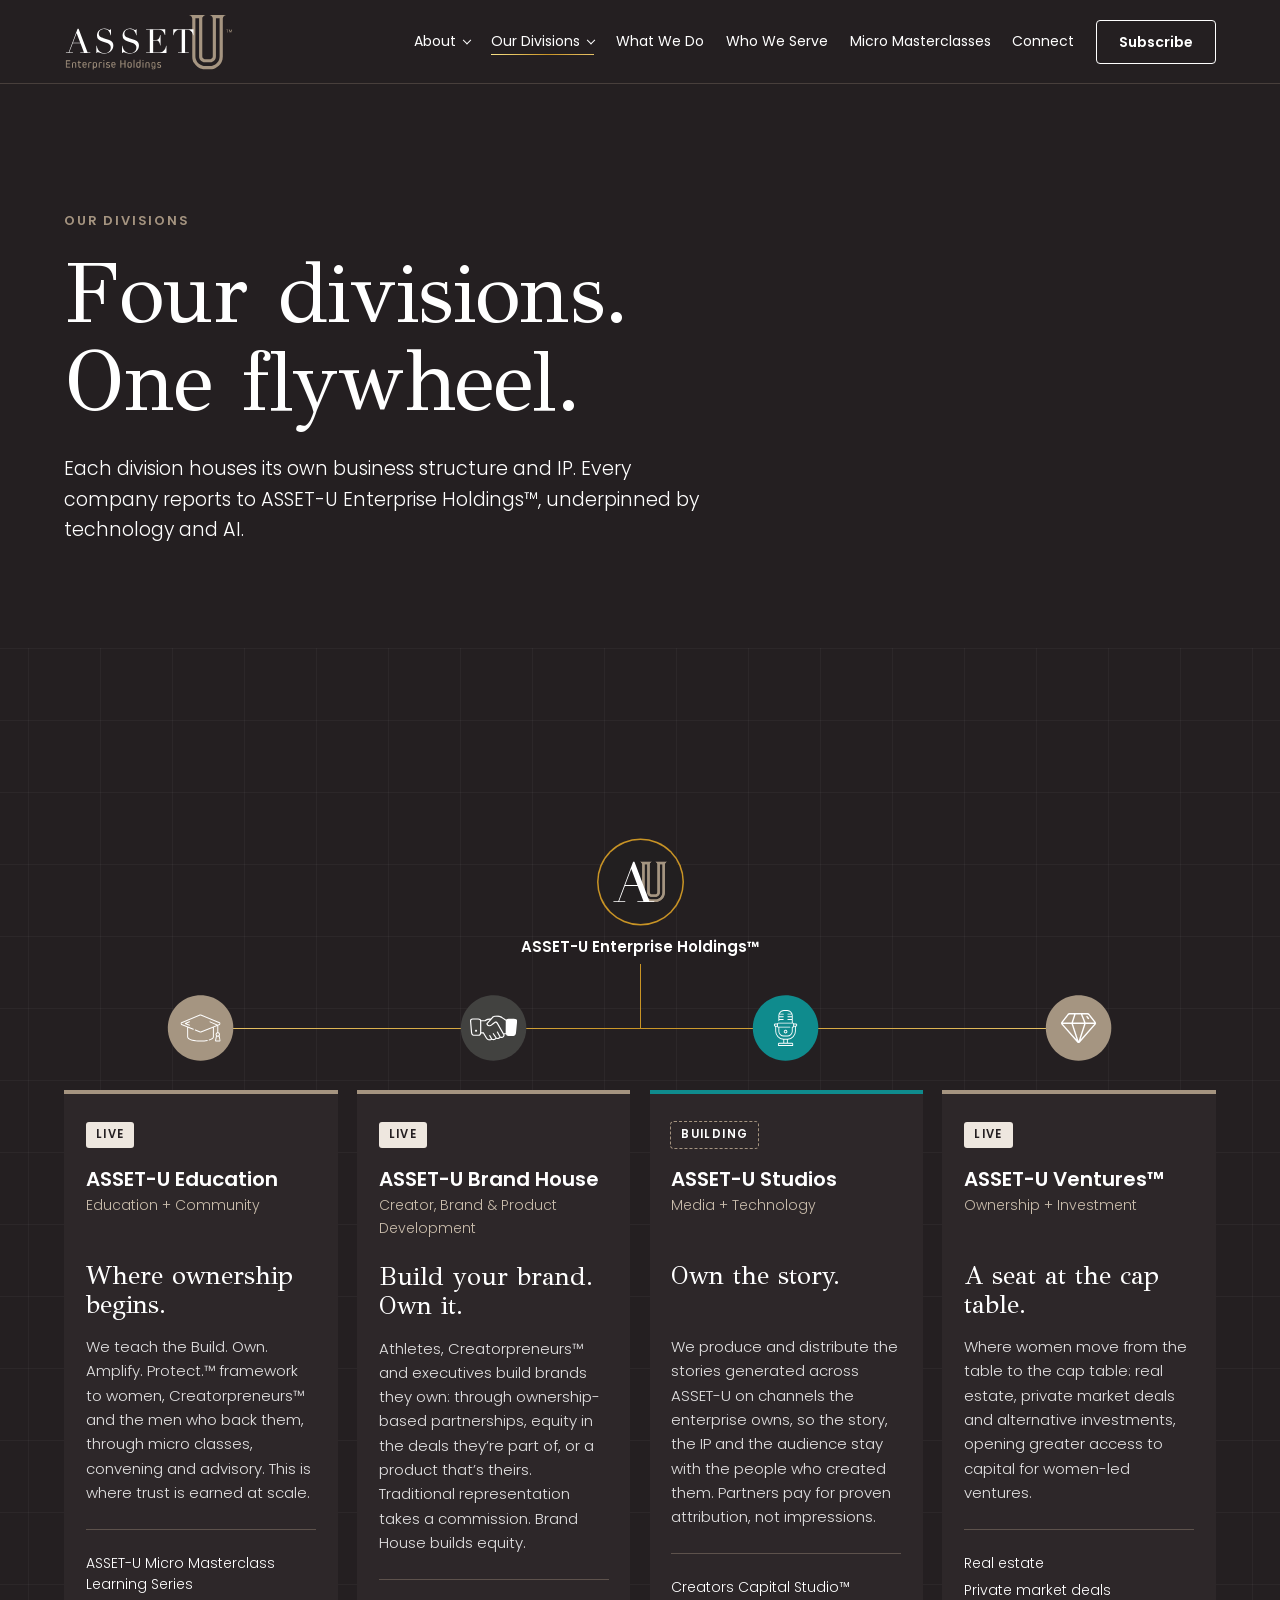
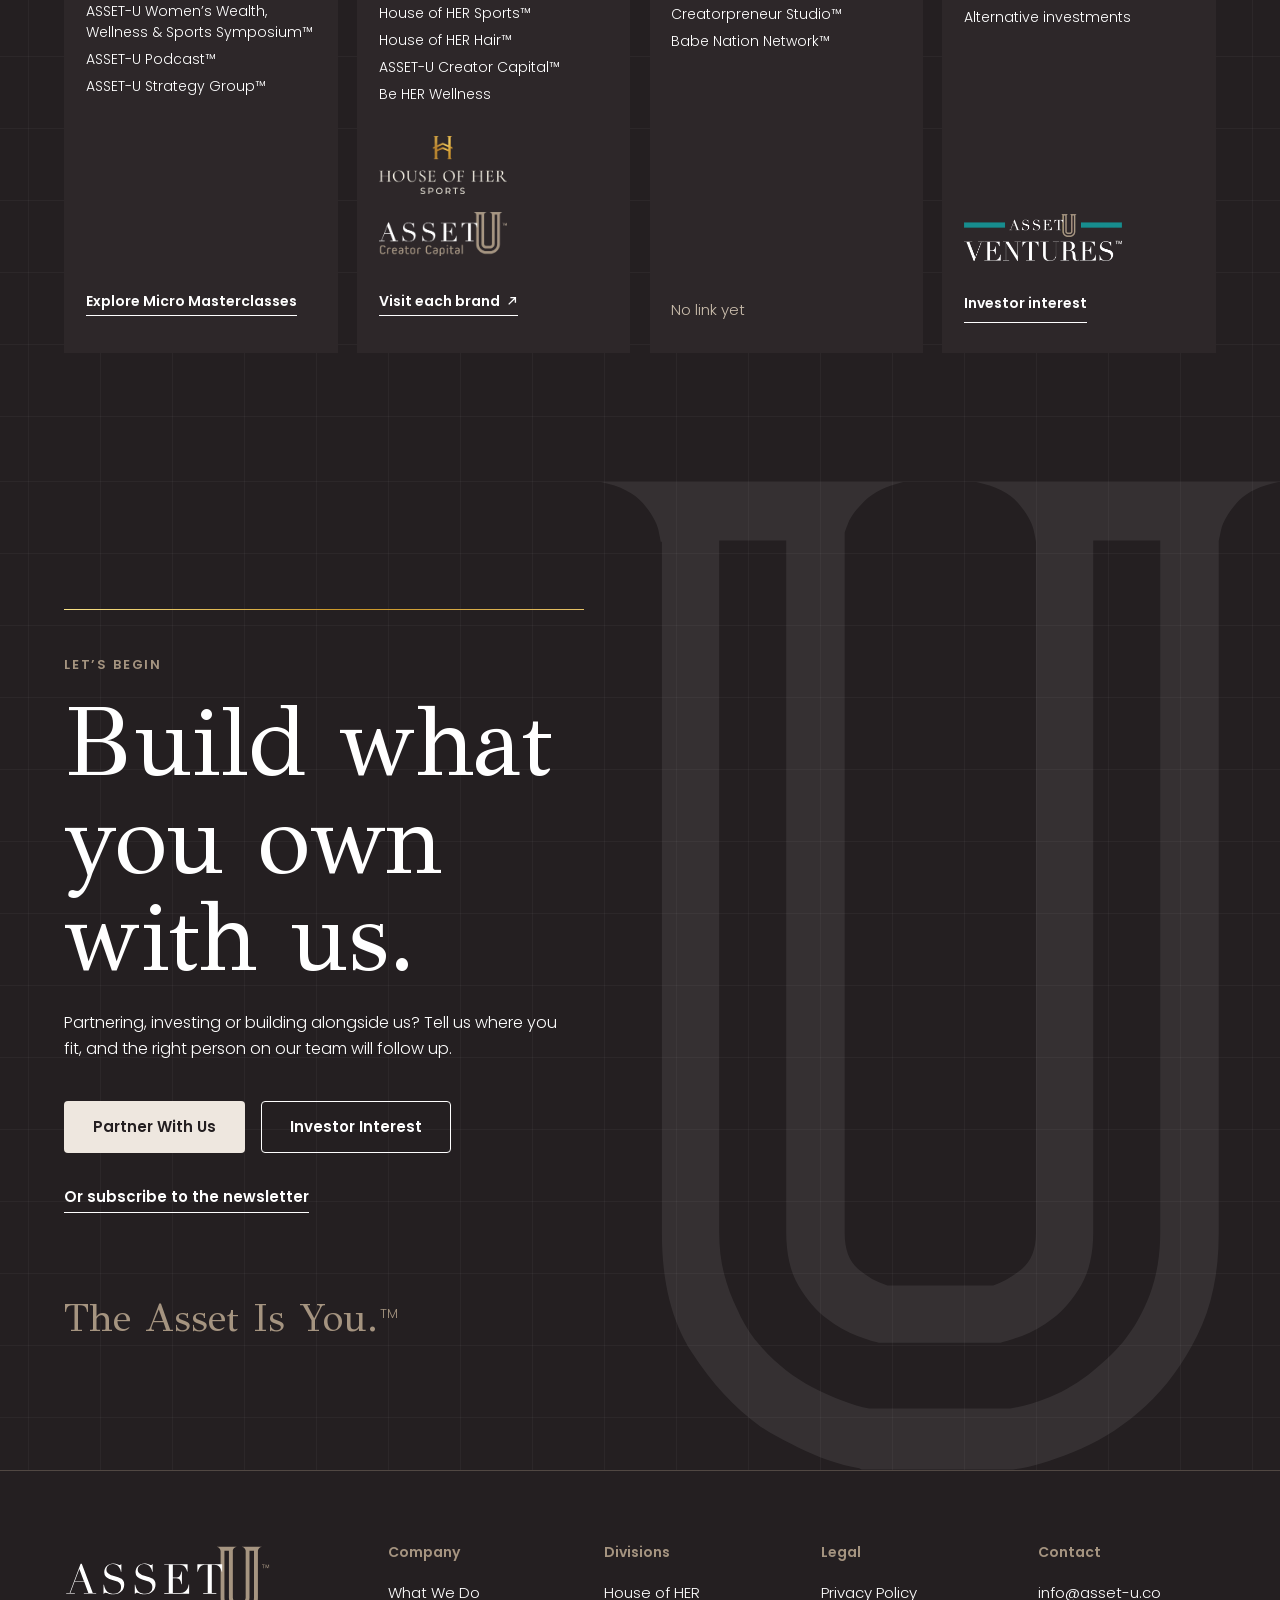
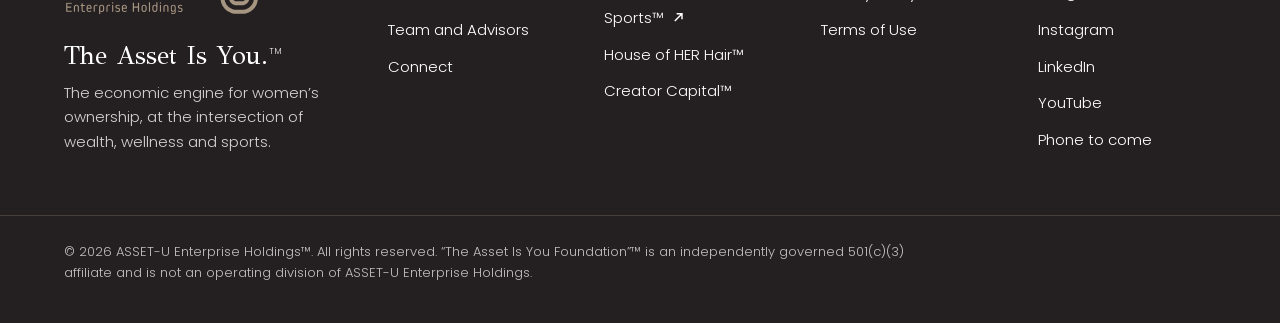
<file: our-divisions/index.html>
<!doctype html>
<html lang="en"><head><meta charset="utf-8"><meta name="viewport" content="width=device-width,initial-scale=1">
<title>Our Divisions | ASSET-U Enterprise Holdings™</title>
<meta name="description" content="ASSET-U Enterprise Holdings is the economic engine for women's ownership across wealth, wellness and sports. Build. Own. Amplify. Protect.">
<meta name="robots" content="noindex,nofollow"><meta name="theme-color" content="#241F21">
<meta property="og:type" content="website"><meta property="og:title" content="Our Divisions | ASSET-U Enterprise Holdings™">
<meta property="og:description" content="ASSET-U Enterprise Holdings is the economic engine for women's ownership across wealth, wellness and sports. Build. Own. Amplify. Protect.">
<meta property="og:url" content="https://taylormadecreative.github.io/asset-u-website-classic/our-divisions/"><meta property="og:image" content="https://taylormadecreative.github.io/asset-u-website-classic/img/og.jpg"><meta property="og:image:width" content="1200"><meta property="og:image:height" content="630"><meta property="og:image:alt" content="ASSET U Enterprise Holdings">
<meta name="twitter:card" content="summary_large_image"><meta name="twitter:image" content="https://taylormadecreative.github.io/asset-u-website-classic/img/og.jpg">
<link rel="icon" href="../img/au-favicon.svg" type="image/svg+xml"><link rel="apple-touch-icon" href="../img/au-180.png">
<link rel="preload" href="../fonts/Poppins-300.woff2" as="font" type="font/woff2" crossorigin><link rel="preload" href="../fonts/Poppins-600.woff2" as="font" type="font/woff2" crossorigin>
<link rel="stylesheet" href="../styles.css"><link rel="stylesheet" href="../still.css?v=11"></head><body class="still"><a class="skip" href="#main">Skip to content</a><header class="nav dark"><div class="wrap"><a class="brand" href="../"><span class="lg"><svg role="img" aria-label="ASSET U Enterprise Holdings, back to top" xmlns="http://www.w3.org/2000/svg" viewBox="570 310 790 275"><defs><clipPath id="lga"><path d="M577.898 531H600v35h-22.102Zm0 0"/></clipPath><clipPath id="lgb"><path d="M971 539h20v35.691h-20Zm0 0"/></clipPath><clipPath id="lgc"><path d="M1327 389h15.148v16H1327Zm0 0"/></clipPath><clipPath id="lgd"><path d="M577.898 386H692v113H577.898Zm0 0"/></clipPath></defs><g clip-path="url(#lga)"><path fill="#A69581" d="M595.926 546.441c.617 0 .976.36.976.973v2.102c0 .613-.359.972-.976.972H582.46v11.114h15.719c.617 0 .972.355.972.968v2.102c0 .613-.355.973-.972.973h-19.356c-.613 0-.972-.36-.972-.973v-32.059c0-.613.359-.972.972-.972h19.356c.617 0 .972.359.972.972v2.102c0 .617-.355.972-.972.972h-15.72v10.754Zm0 0"/></g><path fill="#A69581" d="M621.79 549.617c0-4.3-1.642-6.246-5.227-6.246-3.583 0-5.223 1.945-5.223 6.246v15.055c0 .613-.36.973-.973.973h-2.304c-.614 0-.973-.36-.973-.973v-15.516c0-6.144 3.328-9.472 9.472-9.472 6.149 0 9.477 3.328 9.477 9.472v15.516c0 .613-.36.973-.976.973h-2.301c-.617 0-.973-.36-.973-.973ZM648.977 564.059c.207.562.05.921-.461 1.226-1.125.617-2.61.973-4.504.973-5.223 0-7.887-2.762-7.887-8.09v-14.184h-2.664c-.613 0-.973-.359-.973-.972v-1.742c0-.614.36-.973.973-.973h2.664v-5.79c0-.612.36-.972.973-.972h2.304c.614 0 .973.36.973.973v5.789h6.965c.613 0 .972.36.972.973v1.742c0 .613-.359.972-.972.972h-6.965v14.082c0 2.97 1.434 4.508 4.098 4.508.972 0 1.793-.207 2.558-.617.668-.36 1.13-.203 1.332.41ZM669.719 549.82c0-4.453-1.692-6.449-5.328-6.449-3.633 0-5.325 1.996-5.325 6.45v1.077h10.653Zm4.043-.46v4.097c0 .613-.356.973-.973.973h-13.723v1.484c0 4.66 1.895 6.66 6.196 6.66 2.047 0 3.586-.668 5.172-2.101.46-.461.972-.41 1.382.101l1.024 1.281c.36.461.36.973-.05 1.383-2.048 1.996-4.712 3.02-7.68 3.02-6.762 0-10.294-3.278-10.294-9.934v-6.965c0-6.297 3.329-9.675 9.473-9.675s9.473 3.379 9.473 9.675M681.547 548.953c0-6.098 2.918-9.27 8.5-9.27 2.203 0 4.148.512 5.683 1.536.512.36.668.82.31 1.383l-.872 1.484c-.36.562-.82.617-1.383.258-1.023-.617-2.152-.973-3.328-.973-3.176 0-4.66 1.793-4.66 5.633v15.668c0 .613-.36.973-.973.973h-2.304c-.618 0-.973-.36-.973-.973ZM717.035 549.77c0-4.352-1.691-6.399-5.379-6.399-3.738 0-5.43 2.047-5.43 6.399v6.351c0 4.3 1.794 6.453 5.43 6.453 3.688 0 5.38-2.05 5.38-6.453Zm4.25-.41v7.222c0 6.297-3.125 9.676-8.96 9.676-2.665 0-4.712-.871-5.993-2.559h-.105v9.168c0 .613-.356.973-.973.973h-2.305c-.613 0-.972-.36-.972-.973V549.36c0-6.297 3.382-9.68 9.68-9.68 6.25 0 9.628 3.384 9.628 9.68M729.527 548.953c0-6.098 2.918-9.27 8.5-9.27 2.203 0 4.149.512 5.684 1.536.512.36.668.82.309 1.383l-.872 1.484c-.359.562-.82.617-1.382.258-1.024-.617-2.149-.973-3.328-.973-3.176 0-4.66 1.793-4.66 5.633v15.668c0 .613-.36.973-.973.973H730.5c-.613 0-.973-.36-.973-.973ZM751.957 565.645c-.617 0-.973-.36-.973-.973V541.27c0-.614.356-.973.973-.973h2.305c.613 0 .972.36.972.973v23.402c0 .613-.359.973-.972.973Zm-1.535-32.723c0-1.586 1.125-2.715 2.66-2.715 1.59 0 2.715 1.129 2.715 2.715 0 1.539-1.125 2.664-2.715 2.664-1.535 0-2.66-1.125-2.66-2.664M772.336 566.258c-3.992 0-6.863-.922-9.164-2.969-.41-.41-.41-.871-.05-1.332l1.073-1.434c.41-.511.871-.511 1.383-.101 1.586 1.383 3.84 2.152 6.348 2.152 3.125 0 4.918-1.383 4.918-3.894 0-2.254-1.383-3.328-5.582-3.942-5.942-.87-7.989-3.074-7.989-7.476 0-4.61 3.532-7.582 9.012-7.582 2.817 0 5.531.77 7.426 2.152.512.41.562.871.207 1.383l-.977 1.433c-.355.512-.816.567-1.382.157-1.329-.922-3.02-1.434-4.864-1.434-3.379 0-5.172 1.383-5.172 3.89 0 2.048 1.332 3.071 5.375 3.637 6.043.817 8.196 3.172 8.196 7.782 0 4.66-3.38 7.578-8.758 7.578M802.445 549.82c0-4.453-1.687-6.449-5.324-6.449s-5.324 1.996-5.324 6.45v1.077h10.648Zm4.047-.46v4.097c0 .613-.36.973-.972.973h-13.723v1.484c0 4.66 1.894 6.66 6.195 6.66 2.047 0 3.582-.668 5.172-2.101.461-.461.973-.41 1.383.101l1.023 1.281c.36.461.36.973-.05 1.383-2.047 1.996-4.711 3.02-7.684 3.02-6.758 0-10.29-3.278-10.29-9.934v-6.965c0-6.297 3.329-9.675 9.474-9.675s9.472 3.379 9.472 9.675M852.527 564.672c0 .613-.359.973-.972.973h-2.664c-.614 0-.973-.36-.973-.973v-14.235h-14.594v14.235c0 .613-.355.973-.972.973h-2.664c-.614 0-.973-.36-.973-.973v-32.059c0-.613.36-.972.972-.972h2.665c.617 0 .972.359.972.972v13.778h14.594v-13.778c0-.613.36-.972.973-.972h2.664c.613 0 .972.359.972.972ZM876.7 549.82c0-4.402-1.692-6.449-5.43-6.449-3.688 0-5.375 2.047-5.375 6.45v6.35c0 4.352 1.687 6.403 5.375 6.403 3.738 0 5.43-2.05 5.43-6.402Zm4.25-.46v7.273c0 6.246-3.384 9.625-9.68 9.625-6.247 0-9.63-3.38-9.63-9.625v-7.274c0-6.297 3.383-9.675 9.63-9.675 6.296 0 9.68 3.379 9.68 9.675M890.422 565.645c-.617 0-.973-.36-.973-.973v-33.899c0-.617.356-.972.973-.972h2.3c.618 0 .977.355.977.972v33.899c0 .613-.36.973-.976.973ZM917.254 549.82c0-4.3-1.793-6.449-5.43-6.449-3.687 0-5.375 2.047-5.375 6.45v6.35c0 4.352 1.688 6.403 5.375 6.403 3.739 0 5.43-2.05 5.43-6.402Zm3.277-20.02c.614 0 .973.356.973.973v25.809c0 6.297-3.379 9.676-9.68 9.676-6.246 0-9.625-3.38-9.625-9.676v-7.223c0-6.297 3.121-9.675 8.961-9.675 2.664 0 4.711.87 5.992 2.558h.102v-11.469c0-.617.36-.972.973-.972ZM931.64 565.645c-.613 0-.972-.36-.972-.973V541.27c0-.614.36-.973.973-.973h2.304c.617 0 .973.36.973.973v23.402c0 .613-.356.973-.973.973Zm-1.535-32.723c0-1.586 1.125-2.715 2.665-2.715 1.585 0 2.714 1.129 2.714 2.715 0 1.539-1.129 2.664-2.714 2.664-1.54 0-2.665-1.125-2.665-2.664M958.781 549.617c0-4.3-1.636-6.246-5.222-6.246s-5.223 1.945-5.223 6.246v15.055c0 .613-.36.973-.973.973h-2.304c-.614 0-.973-.36-.973-.973v-15.516c0-6.144 3.328-9.472 9.473-9.472 6.144 0 9.472 3.328 9.472 9.472v15.516c0 .613-.355.973-.972.973h-2.305c-.613 0-.973-.36-.973-.973Zm0 0"/><g clip-path="url(#lgb)"><path fill="#A69581" d="M986.332 555.3v-5.53c0-4.352-1.691-6.399-5.43-6.399-3.687 0-5.375 2.047-5.375 6.399v5.53c0 4.403 1.688 6.454 5.375 6.454 3.637 0 5.43-2.152 5.43-6.453m4.25-5.942v16.032c0 5.632-3.637 9.062-9.629 9.062-3.379 0-6.195-.973-8.293-2.816q-.69-.615-.156-1.383l.973-1.383c.359-.562.82-.613 1.332-.152 1.691 1.383 3.586 2.047 5.89 2.047 3.688 0 5.633-2.047 5.633-5.684v-2.203h-.102c-1.28 1.691-3.328 2.562-5.992 2.562-5.836 0-8.96-3.382-8.96-9.68v-6.402c0-6.297 3.378-9.675 9.624-9.675 6.301 0 9.68 3.379 9.68 9.675"/></g><path fill="#A69581" d="M1007.43 566.258c-3.996 0-6.864-.922-9.168-2.969-.41-.41-.41-.871-.051-1.332l1.074-1.434c.41-.511.871-.511 1.383-.101 1.59 1.383 3.84 2.152 6.352 2.152 3.125 0 4.914-1.383 4.914-3.894 0-2.254-1.38-3.328-5.579-3.942-5.94-.87-7.992-3.074-7.992-7.476 0-4.61 3.535-7.582 9.016-7.582 2.816 0 5.531.77 7.426 2.152.511.41.562.871.203 1.383l-.973 1.433c-.36.512-.82.567-1.383.157-1.332-.922-3.02-1.434-4.863-1.434-3.383 0-5.172 1.383-5.172 3.89 0 2.048 1.328 3.071 5.375 3.637 6.043.817 8.196 3.172 8.196 7.782 0 4.66-3.383 7.578-8.758 7.578M1320.824 403.676c0 .258-.148.406-.406.406h-1.117c-.258 0-.406-.148-.406-.406v-12.153h-3.5c-.258 0-.41-.152-.41-.41v-.879c0-.257.152-.406.41-.406h8.953c.257 0 .406.149.406.406v.88c0 .257-.149.41-.406.41h-3.524Zm0 0"/><g clip-path="url(#lgc)"><path fill="#A69581" d="M1341.742 389.828c.258 0 .406.149.406.406v13.442c0 .258-.148.406-.406.406h-1.117c-.258 0-.41-.148-.41-.406v-11.121h-.043l-4.184 11.207a.465.465 0 0 1-.472.32h-.989c-.238 0-.386-.105-.472-.32l-4.188-11.207h-.043v11.12c0 .259-.152.407-.406.407h-1.074c-.258 0-.41-.148-.41-.406v-13.442c0-.257.152-.406.41-.406h2.168c.234 0 .386.106.472.32l4.059 11.059h.043l4.059-11.059c.085-.214.234-.32.472-.32Zm0 0"/></g><path class="lu" fill="#A69581" d="M1284.777 513.324v-174.34h-16.898v174.34c0 5.531-1.031 10.04-3.074 13.52q-3.077 5.226-7.067 8.297c-2.664 2.043-5.277 3.53-7.836 4.453q-3.841 1.382-5.375 1.691h-30.722q-1.542-.31-5.375-1.691c-2.567-.922-5.176-2.41-7.836-4.453-2.664-2.047-5.024-4.813-7.067-8.297-2.05-3.48-3.07-7.989-3.07-13.52v-174.34h-16.902v174.34c0 3.895.41 7.426 1.23 10.602a45.6 45.6 0 0 0 3.38 9.062q1.534 3.685 4.3 7.371c4.3 5.328 9.164 9.371 14.594 12.137 5.425 2.77 10.187 4.559 14.285 5.379h35.64c2.868-.414 6.196-1.383 9.985-2.918 3.789-1.539 7.422-3.742 10.91-6.605a113 113 0 0 0 3.684-3.227 45 45 0 0 0 3.687-3.84c2.867-3.488 5.172-7.531 6.914-12.137 1.738-4.609 2.613-9.878 2.613-15.824m-46.394-189.086h76.195c-4.918 1.028-8.45 2.817-10.601 5.38-2.149 2.562-3.43 4.773-3.84 6.616q-.615 2.767-.614 3.075v174.57c0 9.84-1.796 18.351-5.378 25.527q-5.38 10.76-13.055 17.84c-5.121 4.707-10.555 8.297-16.285 10.762-5.739 2.457-10.754 4.101-15.055 4.922l-2.148.308h-38.098l-.617-.308c-2.457-.414-5.176-1.13-8.14-2.153q-4.46-1.545-9.063-4a57 57 0 0 1-7.68-4.304q-9.836-7.08-17.363-18.762c-5.02-7.793-7.524-17.738-7.524-29.832v-174.57h-.308q-.002-.307-.614-3.075c-.414-1.843-1.691-4.054-3.843-6.617-2.149-2.562-5.684-4.351-10.598-5.379h76.195c-4.3 1.028-7.527 2.61-9.676 4.762q-3.228 3.223-4.148 5.527-.926 2.309-.926 2.614v176.492q-.002 6.145 3.383 9.062 3.377 2.924 7.375 4.149h26.727q3.686-1.226 7.218-4.149 3.535-2.917 3.535-9.062v-174.34q-.001-.306-.617-3.074c-.41-1.844-1.687-4.04-3.84-6.606-2.148-2.558-5.683-4.347-10.597-5.375"/><g clip-path="url(#lgd)"><path fill="#FFF" d="m627.73 406.629-16.882 44.66h33.761Zm-49.878 89.473h13.503l41.438-109.887h3.684l41.742 109.887h13.66v2.148h-47.27v-2.148h17.036l-16.114-42.664h-35.605l-16.114 42.664h17.036v2.148h-32.996Zm0 0"/></g><path fill="#FFF" d="M718.582 465.254h1.688q1.687 8.286 4.375 13.965c1.789 3.785 3.761 6.906 5.906 9.36 2.152 2.456 4.398 4.35 6.754 5.679 2.351 1.332 4.73 2.3 7.136 2.918q3.603.92 6.907 1.074 3.298.152 6.215.152c5.421 0 9.875-.82 13.351-2.457 3.48-1.632 6.242-3.707 8.29-6.215 2.042-2.503 3.476-5.218 4.296-8.132q1.226-4.372 1.227-8.059 0-5.368-1.993-9.207c-1.332-2.559-3.02-4.73-5.066-6.523a28.4 28.4 0 0 0-6.676-4.372c-2.406-1.128-4.68-1.996-6.832-2.609l-17.648-5.375c-8.285-2.555-14.555-5.93-18.797-10.129q-6.37-6.288-6.371-16.879 0-6.906 2.457-12.816 2.451-5.908 6.906-10.203c2.965-2.863 6.523-5.117 10.664-6.754q6.217-2.456 13.582-2.457 5.372 0 8.98.922 3.603.92 6.215 2.07l4.68 2.074q2.074.921 4.223.922 1.992 0 2.683-.539c.461-.355 1.098-1.254 1.918-2.687h2.149v27.78h-1.84a45.6 45.6 0 0 0-3.149-10.667q-2.226-5.14-5.753-9.055c-2.356-2.61-5.196-4.703-8.52-6.293-3.324-1.582-7.187-2.379-11.586-2.379-2.453 0-5.168.336-8.133 1a25.7 25.7 0 0 0-8.289 3.453q-3.837 2.456-6.367 6.446-2.53 3.992-2.531 10.129 0 4.91 1.992 8.363a19.4 19.4 0 0 0 5.145 5.832c2.093 1.586 4.449 2.914 7.058 3.988a91 91 0 0 0 7.902 2.84l18.57 5.832q2.914.924 7.368 2.457c2.969 1.024 5.855 2.559 8.672 4.606 2.812 2.046 5.219 4.753 7.21 8.132q2.994 5.063 2.993 12.891c0 4.813-.895 9.387-2.684 13.734a34.4 34.4 0 0 1-7.75 11.512q-5.063 4.987-12.277 7.98-7.217 2.994-16.27 2.993-3.224-.001-5.675-.078c-1.64-.051-3.172-.18-4.606-.383a124 124 0 0 1-4.297-.692q-2.15-.38-4.757-1.148a164 164 0 0 1-6.602-2.148q-3.528-1.23-6.137-1.23c-1.535 0-2.586.308-3.144.921q-.851.921-1.461 2.457h-2.301ZM836.293 465.254h1.687q1.687 8.286 4.372 13.965 2.688 5.678 5.91 9.36 3.221 3.685 6.754 5.679c2.351 1.332 4.73 2.3 7.136 2.918q3.603.92 6.907 1.074c2.195.102 4.27.152 6.214.152q8.132 0 13.352-2.457c3.477-1.632 6.238-3.707 8.29-6.215 2.042-2.503 3.476-5.218 4.296-8.132q1.225-4.372 1.226-8.059-.001-5.368-1.996-9.207c-1.332-2.559-3.02-4.73-5.062-6.523a28.6 28.6 0 0 0-6.676-4.372q-3.609-1.69-6.832-2.609l-17.648-5.375q-12.433-3.832-18.801-10.129-6.368-6.288-6.367-16.879c0-4.605.816-8.875 2.457-12.816 1.633-3.938 3.937-7.34 6.902-10.203 2.969-2.863 6.524-5.117 10.668-6.754q6.217-2.456 13.582-2.457c3.578 0 6.574.308 8.977.922q3.605.92 6.214 2.07l4.684 2.074q2.068.921 4.219.922 1.994 0 2.687-.539c.461-.355 1.098-1.254 1.918-2.687h2.149v27.78h-1.844a45.8 45.8 0 0 0-3.145-10.667q-2.226-5.14-5.753-9.055c-2.356-2.61-5.196-4.703-8.52-6.293-3.324-1.582-7.187-2.379-11.586-2.379-2.457 0-5.168.336-8.133 1a25.7 25.7 0 0 0-8.289 3.453q-3.837 2.456-6.367 6.446-2.536 3.992-2.535 10.129-.001 4.91 1.996 8.363a19.4 19.4 0 0 0 5.14 5.832q3.148 2.378 7.063 3.988a90 90 0 0 0 7.902 2.84l18.57 5.832q2.914.924 7.368 2.457 4.448 1.536 8.668 4.606c2.816 2.046 5.219 4.753 7.215 8.132q2.993 5.063 2.992 12.891c0 4.813-.899 9.387-2.684 13.734a34.4 34.4 0 0 1-7.75 11.512q-5.068 4.987-12.28 7.98-7.214 2.994-16.267 2.993-3.223-.001-5.68-.078a42 42 0 0 1-4.6-.383 123 123 0 0 1-4.298-.692c-1.437-.253-3.02-.636-4.761-1.148a162 162 0 0 1-6.598-2.148c-2.356-.82-4.399-1.23-6.137-1.23q-2.304 0-3.148.921-.846.921-1.457 2.457h-2.301ZM947.094 496.102h17.035V391.129h-17.035v-2.152h87.785v26.55h-1.688q-1.994-5.982-4.293-10.511c-1.539-3.016-3.378-5.575-5.527-7.672-2.148-2.098-4.707-3.656-7.676-4.684q-4.45-1.53-10.742-1.531h-25.476v47.422h9.976q5.061-.001 8.594-.922c2.351-.613 4.375-1.766 6.062-3.453q2.532-2.53 4.297-6.906 1.765-4.373 3.453-11.282h1.688v47.73h-1.688a251 251 0 0 0-2.226-8.593q-1.149-4.144-3.223-7.367-2.07-3.224-5.523-5.14c-2.301-1.282-5.297-1.919-8.977-1.919h-12.433v55.403h29.007q8.437 0 14.043-3.61c3.73-2.402 6.778-5.265 9.133-8.594 2.348-3.32 4.09-6.777 5.215-10.359 1.125-3.578 1.844-6.547 2.148-8.898h1.688v33.609h-93.617ZM1093.656 496.102h17.035V391.129h-8.898c-2.047 0-4.352.18-6.906.535q-3.837.539-7.75 2.992c-2.61 1.637-5.117 4.223-7.52 7.75q-3.61 5.298-6.219 14.656h-1.687v-28.085h93.312v28.086h-1.687q-2.614-9.359-6.219-14.657c-2.406-3.527-4.91-6.113-7.52-7.75s-5.195-2.633-7.75-2.992q-3.836-.534-6.906-.535h-8.902v104.973h17.04v2.148h-49.423Zm0 0"/></svg></span></a><button class="burger" aria-expanded="false" aria-controls="menu"><span></span><span></span><em class="sr">Menu</em></button><nav class="links" id="menu" aria-label="Main"><div class="it"><a href="../about/" data-track="nav_click">About<i class="car" aria-hidden="true"></i></a><div class="drop"><a href="../about/#our-story" data-track="nav_click">Our Story</a><a href="../about/#team" data-track="nav_click">Team and Advisors</a></div></div><div class="it"><a href="../our-divisions/" data-track="nav_click" aria-current="page">Our Divisions<i class="car" aria-hidden="true"></i></a><div class="drop"><a href="../our-divisions/#d1" data-track="nav_click">ASSET-U Education</a><a href="../our-divisions/#d2" data-track="nav_click">ASSET-U Brand House</a><a href="../our-divisions/#d3" data-track="nav_click">ASSET-U Studios</a><a href="../our-divisions/#d4" data-track="nav_click">ASSET-U Ventures™</a></div></div><div class="it"><a href="../what-we-do/" data-track="nav_click">What We Do</a></div><div class="it"><a href="../who-we-serve/" data-track="nav_click">Who We Serve</a></div><div class="it"><a href="../micro-masterclasses/" data-track="nav_click">Micro Masterclasses</a></div><div class="it"><a href="../connect/" data-track="nav_click">Connect</a></div><a class="btn btn-line" href="../connect/#subscribe" data-track="subscribe_click">Subscribe</a></nav></div></header><main id="main"><section class="phead dark"><div class="wrap"><p class="label">Our divisions</p><h1>Four divisions. One flywheel.</h1><p class="lead">Each division houses its own business structure and IP. Every company reports to <span class="nb">ASSET-U</span> Enterprise Holdings™, underpinned by technology and AI.</p></div></section><section class="dark pad grid-bg" id="divisions"><div class="wrap">
<div class="org"><div class="parent"><img src="../img/au-favicon.svg" width="224" height="224" alt=""><b><span class="nb">ASSET-U</span> Enterprise Holdings™</b></div><i class="trunk" aria-hidden="true"></i><i class="branch" aria-hidden="true"></i><article id="d1" class="div "><img src="../img/div-1.svg" width="87" height="87" alt=""><div class="card"><span class="status">Live</span><h3><span class="nb">ASSET-U</span> Education</h3><p class="kind">Education + Community</p><p class="line">Where ownership begins.</p><p class="desc">We teach the Build. Own. Amplify. Protect.™ framework to women, Creatorpreneurs™ and the men who back them, through micro classes, convening and advisory. This is where trust is earned at scale.</p><ul class="cos"><li><span class="nb">ASSET-U</span> Micro Masterclass Learning Series</li><li><span class="nb">ASSET-U</span> Women’s Wealth, Wellness &amp; Sports Symposium™</li><li><span class="nb">ASSET-U</span> Podcast™</li><li><span class="nb">ASSET-U</span> Strategy Group™</li></ul><a class="link" href="../micro-masterclasses/" data-track="division_card_click">Explore Micro Masterclasses</a></div></article><article id="d2" class="div "><img src="../img/div-2.svg" width="87" height="87" alt=""><div class="card"><span class="status">Live</span><h3><span class="nb">ASSET-U</span> Brand House</h3><p class="kind">Creator, Brand &amp; Product Development</p><p class="line">Build your brand. Own it.</p><p class="desc">Athletes, Creatorpreneurs™ and executives build brands they own: through ownership-based partnerships, equity in the deals they’re part of, or a product that’s theirs. Traditional representation takes a commission. Brand House builds equity.</p><ul class="cos"><li>House of HER Sports™</li><li>House of HER Hair™</li><li><span class="nb">ASSET-U</span> Creator Capital™</li><li>Be HER Wellness</li></ul><div class="marks two"><img src="../img/mark-hohs.webp" width="620" height="279" loading="lazy" decoding="async" alt="House of HER Sports logo"><img src="../img/mark-creator-capital.webp" width="620" height="214" loading="lazy" decoding="async" alt="ASSET-U Creator Capital logo"></div><a class="link" href="https://www.houseofhersports.com" target="_blank" rel="noopener" data-track="division_card_click">Visit each brand <svg class="out" viewBox="0 0 12 12" fill="none" stroke="currentColor" stroke-width="1.6" aria-hidden="true"><path d="M2 10 10 2M4 2h6v6"/></svg><span class="sr"> Opens in a new tab.</span></a></div></article><article id="d3" class="div studios"><img src="../img/div-3.svg" width="87" height="87" alt=""><div class="card"><span class="status b">Building</span><h3><span class="nb">ASSET-U</span> Studios</h3><p class="kind">Media + Technology</p><p class="line">Own the story.</p><p class="desc">We produce and distribute the stories generated across <span class="nb">ASSET-U</span> on channels the enterprise owns, so the story, the IP and the audience stay with the people who created them. Partners pay for proven attribution, not impressions.</p><ul class="cos"><li>Creators Capital Studio™</li><li>Creatorpreneur Studio™</li><li>Babe Nation Network™</li></ul><span class="nolink">No link yet</span></div></article><article id="d4" class="div "><img src="../img/div-4.svg" width="87" height="87" alt=""><div class="card"><span class="status">Live</span><h3><span class="nb">ASSET-U</span> Ventures™</h3><p class="kind">Ownership + Investment</p><p class="line">A seat at the cap table.</p><p class="desc">Where women move from the table to the cap table: real estate, private market deals and alternative investments, opening greater access to capital for women-led ventures.</p><ul class="cos"><li>Real estate</li><li>Private market deals</li><li>Alternative investments</li></ul><div class="marks"><img src="../img/mark-ventures.webp" width="620" height="184" loading="lazy" decoding="async" alt="ASSET-U Ventures logo"></div><button class="link" type="button" data-open="investor">Investor interest</button></div></article></div></div></section><section class="connect dark pad grid-bg" id="connect"><svg class="mark" viewBox="1143 324 172 249.5" aria-hidden="true"><path fill="#fff" d="M 1284.78 513.32 L 1284.78 338.98 L 1267.88 338.98 L 1267.88 513.32 C 1267.88 518.86 1266.85 523.36 1264.8 526.84 C 1262.75 530.33 1260.4 533.09 1257.74 535.14 C 1255.07 537.18 1252.46 538.67 1249.9 539.59 C 1247.34 540.52 1245.55 541.08 1244.53 541.29 L 1213.8 541.29 C 1212.78 541.08 1210.98 540.52 1208.43 539.59 C 1205.86 538.67 1203.25 537.18 1200.59 535.14 C 1197.93 533.09 1195.57 530.33 1193.53 526.84 C 1191.48 523.36 1190.46 518.86 1190.46 513.32 L 1190.46 338.98 L 1173.55 338.98 L 1173.55 513.32 C 1173.55 517.22 1173.96 520.75 1174.79 523.93 C 1175.6 527.1 1176.73 530.12 1178.16 532.99 C 1179.19 535.45 1180.62 537.9 1182.46 540.36 C 1186.77 545.69 1191.63 549.73 1197.06 552.5 C 1202.48 555.27 1207.25 557.05 1211.34 557.88 L 1246.98 557.88 C 1249.85 557.46 1253.18 556.49 1256.97 554.96 C 1260.76 553.42 1264.39 551.21 1267.88 548.35 C 1269.11 547.32 1270.34 546.25 1271.56 545.12 C 1272.79 544 1274.02 542.71 1275.25 541.29 C 1278.12 537.8 1280.42 533.75 1282.16 529.15 C 1283.9 524.54 1284.78 519.27 1284.78 513.32 M 1238.38 324.24 L 1314.58 324.24 C 1309.66 325.27 1306.13 327.05 1303.98 329.62 C 1301.83 332.18 1300.55 334.39 1300.14 336.23 C 1299.73 338.08 1299.52 339.11 1299.52 339.31 L 1299.52 513.88 C 1299.52 523.72 1297.73 532.23 1294.14 539.41 C 1290.56 546.58 1286.21 552.53 1281.09 557.25 C 1275.97 561.95 1270.54 565.54 1264.8 568.01 C 1259.07 570.46 1254.05 572.11 1249.75 572.93 L 1247.6 573.24 L 1209.5 573.24 L 1208.89 572.93 C 1206.43 572.52 1203.71 571.8 1200.75 570.78 C 1197.77 569.75 1194.75 568.41 1191.68 566.78 C 1189.02 565.54 1186.46 564.11 1184 562.47 C 1177.45 557.75 1171.66 551.5 1166.64 543.71 C 1161.62 535.92 1159.12 525.97 1159.12 513.88 L 1159.12 339.31 L 1158.81 339.31 C 1158.81 339.11 1158.6 338.08 1158.2 336.23 C 1157.78 334.39 1156.5 332.18 1154.35 329.62 C 1152.2 327.05 1148.67 325.27 1143.75 324.24 L 1219.95 324.24 C 1215.65 325.27 1212.42 326.85 1210.27 329 C 1208.12 331.15 1206.74 332.99 1206.12 334.53 C 1205.51 336.07 1205.2 336.94 1205.2 337.14 L 1205.2 513.63 C 1205.2 517.73 1206.32 520.75 1208.58 522.7 C 1210.83 524.64 1213.29 526.03 1215.96 526.84 L 1242.68 526.84 C 1245.14 526.03 1247.55 524.64 1249.9 522.7 C 1252.26 520.75 1253.44 517.73 1253.44 513.63 L 1253.44 339.29 C 1253.44 339.09 1253.23 338.06 1252.82 336.22 C 1252.41 334.38 1251.13 332.18 1248.98 329.61 C 1246.83 327.05 1243.3 325.27 1238.38 324.24"/></svg><div class="wrap"><hr class="hair" data-in><p class="label">Let’s begin</p><h2>Build what you own with us.</h2><div class="copy"><p>Partnering, investing or building alongside us? Tell us where you fit, and the right person on our team will follow up.</p></div><div class="acts"><button type="button" class="btn btn-light" data-open="partner">Partner With Us</button><button type="button" class="btn btn-line" data-open="investor">Investor Interest</button></div><p class="again"><a class="link" href="../connect/#subscribe">Or subscribe to the newsletter</a></p><p class="closing">The Asset Is You.<sup class="tm">TM</sup></p></div></section></main><footer class="dark"><div class="wrap"><div class="foot"><div><img class="logo" src="../img/logo-reversed.svg" width="790" height="275" alt="ASSET U Enterprise Holdings" loading="lazy" decoding="async"><p class="tag">The Asset Is You.<sup class="tm">TM</sup></p><p class="short">The economic engine for women’s ownership, at the intersection of wealth, wellness and sports.</p></div>
<div><h3>Company</h3><ul><li><a href="../what-we-do/" data-track="footer_click">What We Do</a></li><li><a href="../about/#team" data-track="footer_click">Team and Advisors</a></li><li><a href="../connect/" data-track="footer_click">Connect</a></li></ul></div><div><h3>Divisions</h3><ul><li><a href="https://www.houseofhersports.com" target="_blank" rel="noopener" data-track="outbound_click">House of HER <span class="nb">Sports™ <svg class="out" viewBox="0 0 12 12" fill="none" stroke="currentColor" stroke-width="1.6" aria-hidden="true"><path d="M2 10 10 2M4 2h6v6"/></svg></span></a></li><li><span>House of HER Hair™</span></li><li><span>Creator Capital™</span></li></ul></div><div><h3>Legal</h3><ul><li><a href="../privacy/" data-track="footer_click">Privacy Policy</a></li><li><a href="../terms/" data-track="footer_click">Terms of Use</a></li></ul></div><div><h3>Contact</h3><ul><li><a href="mailto:info@asset-u.co">info@asset-u.co</a></li><li><a href="https://www.instagram.com/theasset_u" target="_blank" rel="noopener">Instagram</a></li><li><span>LinkedIn</span></li><li><span>YouTube</span></li><li><span>Phone to come</span></li></ul></div></div></div>
<div class="fine"><div class="wrap"><p>© 2026 <span class="nb">ASSET-U</span> Enterprise Holdings™. All rights reserved. “The Asset Is You Foundation”™ is an independently governed 501(c)(3) affiliate and is not an operating division of <span class="nb">ASSET-U</span> Enterprise Holdings.</p></div></div></footer><dialog id="partner" aria-labelledby="partner-t"><form class="mail" data-subject="Partner with ASSET-U"><button type="button" class="x" aria-label="Close">×</button><h2 id="partner-t">Partner with ASSET-U</h2><p>Tell us about your brand or organization and where you see us building together.</p><label>First name<input name="First name" required></label><label>Last name<input name="Last name" required></label><label>Work email<input name="Work email" type="email" required></label><label>Company or organization<input name="Company or organization" required></label><label>Your role<input name="Your role" required></label><label>How would you like to partner?<select name="How would you like to partner?" required><option value="">Select one</option><option>Brand partnership</option><option>Creatorpreneur™ network</option><option>Education and community</option><option>Studios and content</option><option>Something else</option></select></label><label>Tell us more<textarea name="Tell us more"></textarea></label><button class="btn">Send</button><p class="sent" role="status" hidden>If your email app didn’t open, email info@asset-u.co.</p></form></dialog><dialog id="investor" aria-labelledby="investor-t"><form class="mail" data-subject="Register investor interest"><button type="button" class="x" aria-label="Close">×</button><h2 id="investor-t">Register investor interest</h2><p>For angels, family offices, foundations and institutions interested in ASSET-U Enterprise Holdings™ and ASSET-U Ventures™ opportunities.</p><label>First name<input name="First name" required></label><label>Last name<input name="Last name" required></label><label>Email<input name="Email" type="email" required></label><label>Phone (optional)<input name="Phone (optional)"></label><label>Organization<input name="Organization" required></label><label>Investor type<select name="Investor type" required><option value="">Select one</option><option>Angel</option><option>Family office</option><option>Foundation</option><option>Institution</option><option>Strategic</option><option>Other</option></select></label><label>Area of interest<select name="Area of interest" required><option value="">Select one</option><option>ASSET-U Enterprise Holdings</option><option>ASSET-U Ventures™ opportunities</option></select></label><label>Message<textarea name="Message"></textarea></label><p class="small">Submitting this form registers interest only. It is not an offer to sell, or a solicitation of an offer to buy, any security. Any offering will be made only through definitive documents to eligible investors.</p><button class="btn">Send</button><p class="sent" role="status" hidden>If your email app didn’t open, email info@asset-u.co.</p></form></dialog><link rel="stylesheet" href="../newsletter.css?v=3"><script src="../newsletter.js?v=3" data-site="classic" defer></script><script src="../budget.js" defer></script></body></html>
</file>
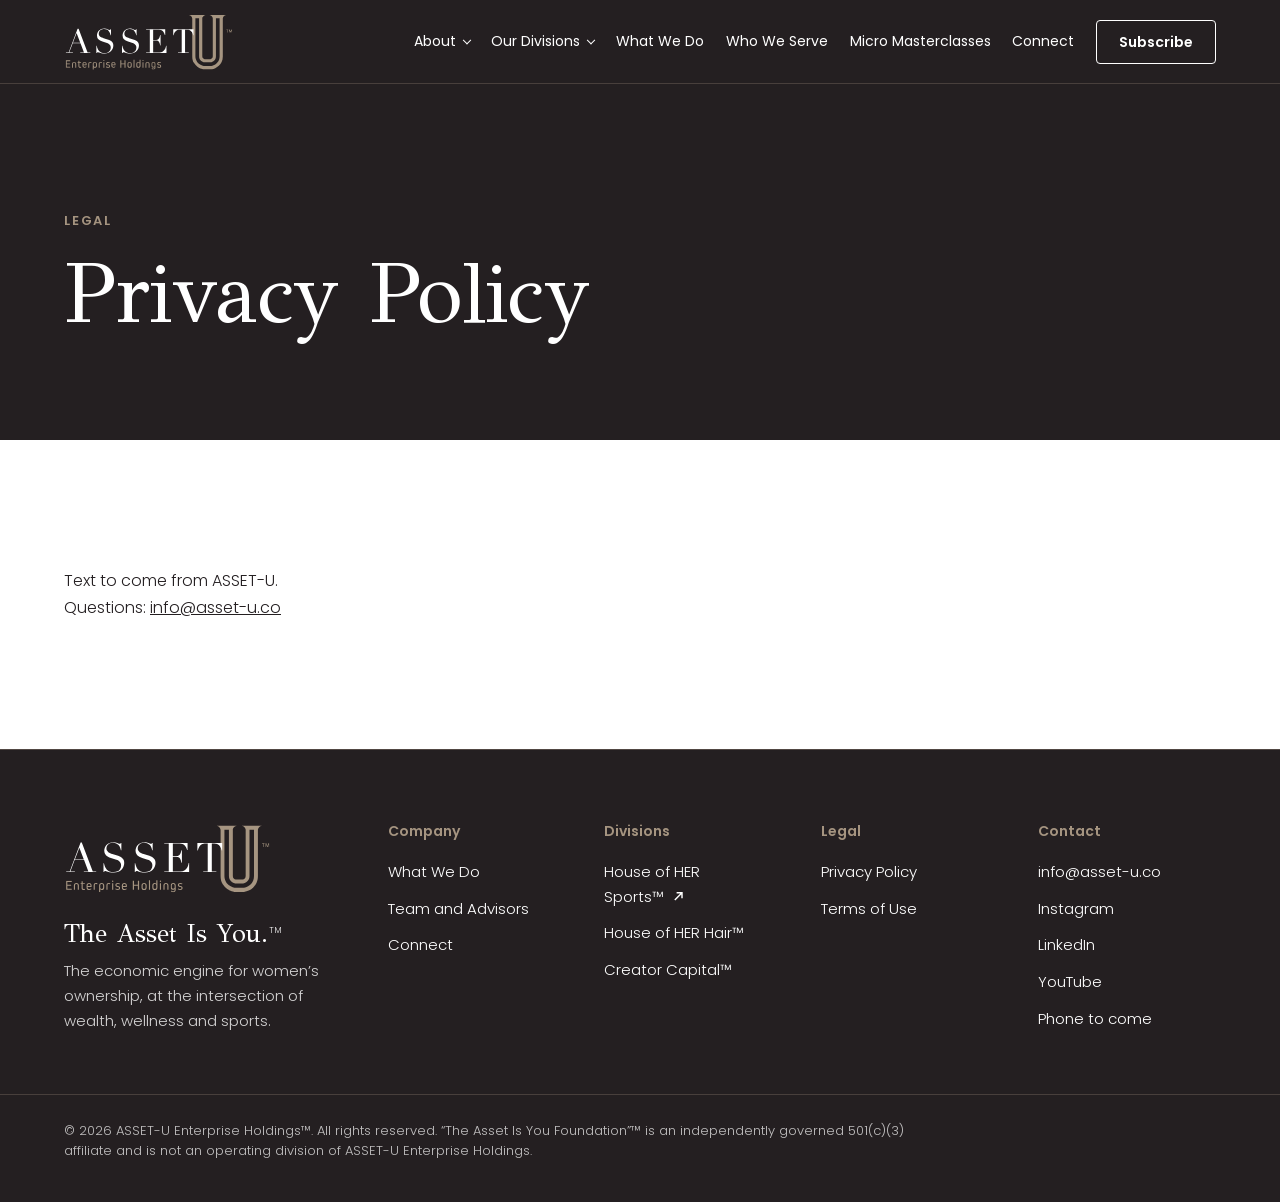
<file: privacy/index.html>
<!doctype html>
<html lang="en"><head><meta charset="utf-8"><meta name="viewport" content="width=device-width,initial-scale=1">
<title>Privacy Policy | ASSET-U Enterprise Holdings™</title>
<meta name="description" content="ASSET-U Enterprise Holdings is the economic engine for women's ownership across wealth, wellness and sports. Build. Own. Amplify. Protect.">
<meta name="robots" content="noindex,nofollow"><meta name="theme-color" content="#241F21">
<meta property="og:type" content="website"><meta property="og:title" content="Privacy Policy | ASSET-U Enterprise Holdings™">
<meta property="og:description" content="ASSET-U Enterprise Holdings is the economic engine for women's ownership across wealth, wellness and sports. Build. Own. Amplify. Protect.">
<meta property="og:url" content="https://taylormadecreative.github.io/asset-u-website-classic/privacy/"><meta property="og:image" content="https://taylormadecreative.github.io/asset-u-website-classic/img/og.jpg"><meta property="og:image:width" content="1200"><meta property="og:image:height" content="630"><meta property="og:image:alt" content="ASSET U Enterprise Holdings">
<meta name="twitter:card" content="summary_large_image"><meta name="twitter:image" content="https://taylormadecreative.github.io/asset-u-website-classic/img/og.jpg">
<link rel="icon" href="../img/au-favicon.svg" type="image/svg+xml"><link rel="apple-touch-icon" href="../img/au-180.png">
<link rel="preload" href="../fonts/Poppins-300.woff2" as="font" type="font/woff2" crossorigin><link rel="preload" href="../fonts/Poppins-600.woff2" as="font" type="font/woff2" crossorigin>
<link rel="stylesheet" href="../styles.css"><link rel="stylesheet" href="../still.css?v=11"></head><body class="still"><a class="skip" href="#main">Skip to content</a><header class="nav dark"><div class="wrap"><a class="brand" href="../"><span class="lg"><svg role="img" aria-label="ASSET U Enterprise Holdings, back to top" xmlns="http://www.w3.org/2000/svg" viewBox="570 310 790 275"><defs><clipPath id="lga"><path d="M577.898 531H600v35h-22.102Zm0 0"/></clipPath><clipPath id="lgb"><path d="M971 539h20v35.691h-20Zm0 0"/></clipPath><clipPath id="lgc"><path d="M1327 389h15.148v16H1327Zm0 0"/></clipPath><clipPath id="lgd"><path d="M577.898 386H692v113H577.898Zm0 0"/></clipPath></defs><g clip-path="url(#lga)"><path fill="#A69581" d="M595.926 546.441c.617 0 .976.36.976.973v2.102c0 .613-.359.972-.976.972H582.46v11.114h15.719c.617 0 .972.355.972.968v2.102c0 .613-.355.973-.972.973h-19.356c-.613 0-.972-.36-.972-.973v-32.059c0-.613.359-.972.972-.972h19.356c.617 0 .972.359.972.972v2.102c0 .617-.355.972-.972.972h-15.72v10.754Zm0 0"/></g><path fill="#A69581" d="M621.79 549.617c0-4.3-1.642-6.246-5.227-6.246-3.583 0-5.223 1.945-5.223 6.246v15.055c0 .613-.36.973-.973.973h-2.304c-.614 0-.973-.36-.973-.973v-15.516c0-6.144 3.328-9.472 9.472-9.472 6.149 0 9.477 3.328 9.477 9.472v15.516c0 .613-.36.973-.976.973h-2.301c-.617 0-.973-.36-.973-.973ZM648.977 564.059c.207.562.05.921-.461 1.226-1.125.617-2.61.973-4.504.973-5.223 0-7.887-2.762-7.887-8.09v-14.184h-2.664c-.613 0-.973-.359-.973-.972v-1.742c0-.614.36-.973.973-.973h2.664v-5.79c0-.612.36-.972.973-.972h2.304c.614 0 .973.36.973.973v5.789h6.965c.613 0 .972.36.972.973v1.742c0 .613-.359.972-.972.972h-6.965v14.082c0 2.97 1.434 4.508 4.098 4.508.972 0 1.793-.207 2.558-.617.668-.36 1.13-.203 1.332.41ZM669.719 549.82c0-4.453-1.692-6.449-5.328-6.449-3.633 0-5.325 1.996-5.325 6.45v1.077h10.653Zm4.043-.46v4.097c0 .613-.356.973-.973.973h-13.723v1.484c0 4.66 1.895 6.66 6.196 6.66 2.047 0 3.586-.668 5.172-2.101.46-.461.972-.41 1.382.101l1.024 1.281c.36.461.36.973-.05 1.383-2.048 1.996-4.712 3.02-7.68 3.02-6.762 0-10.294-3.278-10.294-9.934v-6.965c0-6.297 3.329-9.675 9.473-9.675s9.473 3.379 9.473 9.675M681.547 548.953c0-6.098 2.918-9.27 8.5-9.27 2.203 0 4.148.512 5.683 1.536.512.36.668.82.31 1.383l-.872 1.484c-.36.562-.82.617-1.383.258-1.023-.617-2.152-.973-3.328-.973-3.176 0-4.66 1.793-4.66 5.633v15.668c0 .613-.36.973-.973.973h-2.304c-.618 0-.973-.36-.973-.973ZM717.035 549.77c0-4.352-1.691-6.399-5.379-6.399-3.738 0-5.43 2.047-5.43 6.399v6.351c0 4.3 1.794 6.453 5.43 6.453 3.688 0 5.38-2.05 5.38-6.453Zm4.25-.41v7.222c0 6.297-3.125 9.676-8.96 9.676-2.665 0-4.712-.871-5.993-2.559h-.105v9.168c0 .613-.356.973-.973.973h-2.305c-.613 0-.972-.36-.972-.973V549.36c0-6.297 3.382-9.68 9.68-9.68 6.25 0 9.628 3.384 9.628 9.68M729.527 548.953c0-6.098 2.918-9.27 8.5-9.27 2.203 0 4.149.512 5.684 1.536.512.36.668.82.309 1.383l-.872 1.484c-.359.562-.82.617-1.382.258-1.024-.617-2.149-.973-3.328-.973-3.176 0-4.66 1.793-4.66 5.633v15.668c0 .613-.36.973-.973.973H730.5c-.613 0-.973-.36-.973-.973ZM751.957 565.645c-.617 0-.973-.36-.973-.973V541.27c0-.614.356-.973.973-.973h2.305c.613 0 .972.36.972.973v23.402c0 .613-.359.973-.972.973Zm-1.535-32.723c0-1.586 1.125-2.715 2.66-2.715 1.59 0 2.715 1.129 2.715 2.715 0 1.539-1.125 2.664-2.715 2.664-1.535 0-2.66-1.125-2.66-2.664M772.336 566.258c-3.992 0-6.863-.922-9.164-2.969-.41-.41-.41-.871-.05-1.332l1.073-1.434c.41-.511.871-.511 1.383-.101 1.586 1.383 3.84 2.152 6.348 2.152 3.125 0 4.918-1.383 4.918-3.894 0-2.254-1.383-3.328-5.582-3.942-5.942-.87-7.989-3.074-7.989-7.476 0-4.61 3.532-7.582 9.012-7.582 2.817 0 5.531.77 7.426 2.152.512.41.562.871.207 1.383l-.977 1.433c-.355.512-.816.567-1.382.157-1.329-.922-3.02-1.434-4.864-1.434-3.379 0-5.172 1.383-5.172 3.89 0 2.048 1.332 3.071 5.375 3.637 6.043.817 8.196 3.172 8.196 7.782 0 4.66-3.38 7.578-8.758 7.578M802.445 549.82c0-4.453-1.687-6.449-5.324-6.449s-5.324 1.996-5.324 6.45v1.077h10.648Zm4.047-.46v4.097c0 .613-.36.973-.972.973h-13.723v1.484c0 4.66 1.894 6.66 6.195 6.66 2.047 0 3.582-.668 5.172-2.101.461-.461.973-.41 1.383.101l1.023 1.281c.36.461.36.973-.05 1.383-2.047 1.996-4.711 3.02-7.684 3.02-6.758 0-10.29-3.278-10.29-9.934v-6.965c0-6.297 3.329-9.675 9.474-9.675s9.472 3.379 9.472 9.675M852.527 564.672c0 .613-.359.973-.972.973h-2.664c-.614 0-.973-.36-.973-.973v-14.235h-14.594v14.235c0 .613-.355.973-.972.973h-2.664c-.614 0-.973-.36-.973-.973v-32.059c0-.613.36-.972.972-.972h2.665c.617 0 .972.359.972.972v13.778h14.594v-13.778c0-.613.36-.972.973-.972h2.664c.613 0 .972.359.972.972ZM876.7 549.82c0-4.402-1.692-6.449-5.43-6.449-3.688 0-5.375 2.047-5.375 6.45v6.35c0 4.352 1.687 6.403 5.375 6.403 3.738 0 5.43-2.05 5.43-6.402Zm4.25-.46v7.273c0 6.246-3.384 9.625-9.68 9.625-6.247 0-9.63-3.38-9.63-9.625v-7.274c0-6.297 3.383-9.675 9.63-9.675 6.296 0 9.68 3.379 9.68 9.675M890.422 565.645c-.617 0-.973-.36-.973-.973v-33.899c0-.617.356-.972.973-.972h2.3c.618 0 .977.355.977.972v33.899c0 .613-.36.973-.976.973ZM917.254 549.82c0-4.3-1.793-6.449-5.43-6.449-3.687 0-5.375 2.047-5.375 6.45v6.35c0 4.352 1.688 6.403 5.375 6.403 3.739 0 5.43-2.05 5.43-6.402Zm3.277-20.02c.614 0 .973.356.973.973v25.809c0 6.297-3.379 9.676-9.68 9.676-6.246 0-9.625-3.38-9.625-9.676v-7.223c0-6.297 3.121-9.675 8.961-9.675 2.664 0 4.711.87 5.992 2.558h.102v-11.469c0-.617.36-.972.973-.972ZM931.64 565.645c-.613 0-.972-.36-.972-.973V541.27c0-.614.36-.973.973-.973h2.304c.617 0 .973.36.973.973v23.402c0 .613-.356.973-.973.973Zm-1.535-32.723c0-1.586 1.125-2.715 2.665-2.715 1.585 0 2.714 1.129 2.714 2.715 0 1.539-1.129 2.664-2.714 2.664-1.54 0-2.665-1.125-2.665-2.664M958.781 549.617c0-4.3-1.636-6.246-5.222-6.246s-5.223 1.945-5.223 6.246v15.055c0 .613-.36.973-.973.973h-2.304c-.614 0-.973-.36-.973-.973v-15.516c0-6.144 3.328-9.472 9.473-9.472 6.144 0 9.472 3.328 9.472 9.472v15.516c0 .613-.355.973-.972.973h-2.305c-.613 0-.973-.36-.973-.973Zm0 0"/><g clip-path="url(#lgb)"><path fill="#A69581" d="M986.332 555.3v-5.53c0-4.352-1.691-6.399-5.43-6.399-3.687 0-5.375 2.047-5.375 6.399v5.53c0 4.403 1.688 6.454 5.375 6.454 3.637 0 5.43-2.152 5.43-6.453m4.25-5.942v16.032c0 5.632-3.637 9.062-9.629 9.062-3.379 0-6.195-.973-8.293-2.816q-.69-.615-.156-1.383l.973-1.383c.359-.562.82-.613 1.332-.152 1.691 1.383 3.586 2.047 5.89 2.047 3.688 0 5.633-2.047 5.633-5.684v-2.203h-.102c-1.28 1.691-3.328 2.562-5.992 2.562-5.836 0-8.96-3.382-8.96-9.68v-6.402c0-6.297 3.378-9.675 9.624-9.675 6.301 0 9.68 3.379 9.68 9.675"/></g><path fill="#A69581" d="M1007.43 566.258c-3.996 0-6.864-.922-9.168-2.969-.41-.41-.41-.871-.051-1.332l1.074-1.434c.41-.511.871-.511 1.383-.101 1.59 1.383 3.84 2.152 6.352 2.152 3.125 0 4.914-1.383 4.914-3.894 0-2.254-1.38-3.328-5.579-3.942-5.94-.87-7.992-3.074-7.992-7.476 0-4.61 3.535-7.582 9.016-7.582 2.816 0 5.531.77 7.426 2.152.511.41.562.871.203 1.383l-.973 1.433c-.36.512-.82.567-1.383.157-1.332-.922-3.02-1.434-4.863-1.434-3.383 0-5.172 1.383-5.172 3.89 0 2.048 1.328 3.071 5.375 3.637 6.043.817 8.196 3.172 8.196 7.782 0 4.66-3.383 7.578-8.758 7.578M1320.824 403.676c0 .258-.148.406-.406.406h-1.117c-.258 0-.406-.148-.406-.406v-12.153h-3.5c-.258 0-.41-.152-.41-.41v-.879c0-.257.152-.406.41-.406h8.953c.257 0 .406.149.406.406v.88c0 .257-.149.41-.406.41h-3.524Zm0 0"/><g clip-path="url(#lgc)"><path fill="#A69581" d="M1341.742 389.828c.258 0 .406.149.406.406v13.442c0 .258-.148.406-.406.406h-1.117c-.258 0-.41-.148-.41-.406v-11.121h-.043l-4.184 11.207a.465.465 0 0 1-.472.32h-.989c-.238 0-.386-.105-.472-.32l-4.188-11.207h-.043v11.12c0 .259-.152.407-.406.407h-1.074c-.258 0-.41-.148-.41-.406v-13.442c0-.257.152-.406.41-.406h2.168c.234 0 .386.106.472.32l4.059 11.059h.043l4.059-11.059c.085-.214.234-.32.472-.32Zm0 0"/></g><path class="lu" fill="#A69581" d="M1284.777 513.324v-174.34h-16.898v174.34c0 5.531-1.031 10.04-3.074 13.52q-3.077 5.226-7.067 8.297c-2.664 2.043-5.277 3.53-7.836 4.453q-3.841 1.382-5.375 1.691h-30.722q-1.542-.31-5.375-1.691c-2.567-.922-5.176-2.41-7.836-4.453-2.664-2.047-5.024-4.813-7.067-8.297-2.05-3.48-3.07-7.989-3.07-13.52v-174.34h-16.902v174.34c0 3.895.41 7.426 1.23 10.602a45.6 45.6 0 0 0 3.38 9.062q1.534 3.685 4.3 7.371c4.3 5.328 9.164 9.371 14.594 12.137 5.425 2.77 10.187 4.559 14.285 5.379h35.64c2.868-.414 6.196-1.383 9.985-2.918 3.789-1.539 7.422-3.742 10.91-6.605a113 113 0 0 0 3.684-3.227 45 45 0 0 0 3.687-3.84c2.867-3.488 5.172-7.531 6.914-12.137 1.738-4.609 2.613-9.878 2.613-15.824m-46.394-189.086h76.195c-4.918 1.028-8.45 2.817-10.601 5.38-2.149 2.562-3.43 4.773-3.84 6.616q-.615 2.767-.614 3.075v174.57c0 9.84-1.796 18.351-5.378 25.527q-5.38 10.76-13.055 17.84c-5.121 4.707-10.555 8.297-16.285 10.762-5.739 2.457-10.754 4.101-15.055 4.922l-2.148.308h-38.098l-.617-.308c-2.457-.414-5.176-1.13-8.14-2.153q-4.46-1.545-9.063-4a57 57 0 0 1-7.68-4.304q-9.836-7.08-17.363-18.762c-5.02-7.793-7.524-17.738-7.524-29.832v-174.57h-.308q-.002-.307-.614-3.075c-.414-1.843-1.691-4.054-3.843-6.617-2.149-2.562-5.684-4.351-10.598-5.379h76.195c-4.3 1.028-7.527 2.61-9.676 4.762q-3.228 3.223-4.148 5.527-.926 2.309-.926 2.614v176.492q-.002 6.145 3.383 9.062 3.377 2.924 7.375 4.149h26.727q3.686-1.226 7.218-4.149 3.535-2.917 3.535-9.062v-174.34q-.001-.306-.617-3.074c-.41-1.844-1.687-4.04-3.84-6.606-2.148-2.558-5.683-4.347-10.597-5.375"/><g clip-path="url(#lgd)"><path fill="#FFF" d="m627.73 406.629-16.882 44.66h33.761Zm-49.878 89.473h13.503l41.438-109.887h3.684l41.742 109.887h13.66v2.148h-47.27v-2.148h17.036l-16.114-42.664h-35.605l-16.114 42.664h17.036v2.148h-32.996Zm0 0"/></g><path fill="#FFF" d="M718.582 465.254h1.688q1.687 8.286 4.375 13.965c1.789 3.785 3.761 6.906 5.906 9.36 2.152 2.456 4.398 4.35 6.754 5.679 2.351 1.332 4.73 2.3 7.136 2.918q3.603.92 6.907 1.074 3.298.152 6.215.152c5.421 0 9.875-.82 13.351-2.457 3.48-1.632 6.242-3.707 8.29-6.215 2.042-2.503 3.476-5.218 4.296-8.132q1.226-4.372 1.227-8.059 0-5.368-1.993-9.207c-1.332-2.559-3.02-4.73-5.066-6.523a28.4 28.4 0 0 0-6.676-4.372c-2.406-1.128-4.68-1.996-6.832-2.609l-17.648-5.375c-8.285-2.555-14.555-5.93-18.797-10.129q-6.37-6.288-6.371-16.879 0-6.906 2.457-12.816 2.451-5.908 6.906-10.203c2.965-2.863 6.523-5.117 10.664-6.754q6.217-2.456 13.582-2.457 5.372 0 8.98.922 3.603.92 6.215 2.07l4.68 2.074q2.074.921 4.223.922 1.992 0 2.683-.539c.461-.355 1.098-1.254 1.918-2.687h2.149v27.78h-1.84a45.6 45.6 0 0 0-3.149-10.667q-2.226-5.14-5.753-9.055c-2.356-2.61-5.196-4.703-8.52-6.293-3.324-1.582-7.187-2.379-11.586-2.379-2.453 0-5.168.336-8.133 1a25.7 25.7 0 0 0-8.289 3.453q-3.837 2.456-6.367 6.446-2.53 3.992-2.531 10.129 0 4.91 1.992 8.363a19.4 19.4 0 0 0 5.145 5.832c2.093 1.586 4.449 2.914 7.058 3.988a91 91 0 0 0 7.902 2.84l18.57 5.832q2.914.924 7.368 2.457c2.969 1.024 5.855 2.559 8.672 4.606 2.812 2.046 5.219 4.753 7.21 8.132q2.994 5.063 2.993 12.891c0 4.813-.895 9.387-2.684 13.734a34.4 34.4 0 0 1-7.75 11.512q-5.063 4.987-12.277 7.98-7.217 2.994-16.27 2.993-3.224-.001-5.675-.078c-1.64-.051-3.172-.18-4.606-.383a124 124 0 0 1-4.297-.692q-2.15-.38-4.757-1.148a164 164 0 0 1-6.602-2.148q-3.528-1.23-6.137-1.23c-1.535 0-2.586.308-3.144.921q-.851.921-1.461 2.457h-2.301ZM836.293 465.254h1.687q1.687 8.286 4.372 13.965 2.688 5.678 5.91 9.36 3.221 3.685 6.754 5.679c2.351 1.332 4.73 2.3 7.136 2.918q3.603.92 6.907 1.074c2.195.102 4.27.152 6.214.152q8.132 0 13.352-2.457c3.477-1.632 6.238-3.707 8.29-6.215 2.042-2.503 3.476-5.218 4.296-8.132q1.225-4.372 1.226-8.059-.001-5.368-1.996-9.207c-1.332-2.559-3.02-4.73-5.062-6.523a28.6 28.6 0 0 0-6.676-4.372q-3.609-1.69-6.832-2.609l-17.648-5.375q-12.433-3.832-18.801-10.129-6.368-6.288-6.367-16.879c0-4.605.816-8.875 2.457-12.816 1.633-3.938 3.937-7.34 6.902-10.203 2.969-2.863 6.524-5.117 10.668-6.754q6.217-2.456 13.582-2.457c3.578 0 6.574.308 8.977.922q3.605.92 6.214 2.07l4.684 2.074q2.068.921 4.219.922 1.994 0 2.687-.539c.461-.355 1.098-1.254 1.918-2.687h2.149v27.78h-1.844a45.8 45.8 0 0 0-3.145-10.667q-2.226-5.14-5.753-9.055c-2.356-2.61-5.196-4.703-8.52-6.293-3.324-1.582-7.187-2.379-11.586-2.379-2.457 0-5.168.336-8.133 1a25.7 25.7 0 0 0-8.289 3.453q-3.837 2.456-6.367 6.446-2.536 3.992-2.535 10.129-.001 4.91 1.996 8.363a19.4 19.4 0 0 0 5.14 5.832q3.148 2.378 7.063 3.988a90 90 0 0 0 7.902 2.84l18.57 5.832q2.914.924 7.368 2.457 4.448 1.536 8.668 4.606c2.816 2.046 5.219 4.753 7.215 8.132q2.993 5.063 2.992 12.891c0 4.813-.899 9.387-2.684 13.734a34.4 34.4 0 0 1-7.75 11.512q-5.068 4.987-12.28 7.98-7.214 2.994-16.267 2.993-3.223-.001-5.68-.078a42 42 0 0 1-4.6-.383 123 123 0 0 1-4.298-.692c-1.437-.253-3.02-.636-4.761-1.148a162 162 0 0 1-6.598-2.148c-2.356-.82-4.399-1.23-6.137-1.23q-2.304 0-3.148.921-.846.921-1.457 2.457h-2.301ZM947.094 496.102h17.035V391.129h-17.035v-2.152h87.785v26.55h-1.688q-1.994-5.982-4.293-10.511c-1.539-3.016-3.378-5.575-5.527-7.672-2.148-2.098-4.707-3.656-7.676-4.684q-4.45-1.53-10.742-1.531h-25.476v47.422h9.976q5.061-.001 8.594-.922c2.351-.613 4.375-1.766 6.062-3.453q2.532-2.53 4.297-6.906 1.765-4.373 3.453-11.282h1.688v47.73h-1.688a251 251 0 0 0-2.226-8.593q-1.149-4.144-3.223-7.367-2.07-3.224-5.523-5.14c-2.301-1.282-5.297-1.919-8.977-1.919h-12.433v55.403h29.007q8.437 0 14.043-3.61c3.73-2.402 6.778-5.265 9.133-8.594 2.348-3.32 4.09-6.777 5.215-10.359 1.125-3.578 1.844-6.547 2.148-8.898h1.688v33.609h-93.617ZM1093.656 496.102h17.035V391.129h-8.898c-2.047 0-4.352.18-6.906.535q-3.837.539-7.75 2.992c-2.61 1.637-5.117 4.223-7.52 7.75q-3.61 5.298-6.219 14.656h-1.687v-28.085h93.312v28.086h-1.687q-2.614-9.359-6.219-14.657c-2.406-3.527-4.91-6.113-7.52-7.75s-5.195-2.633-7.75-2.992q-3.836-.534-6.906-.535h-8.902v104.973h17.04v2.148h-49.423Zm0 0"/></svg></span></a><button class="burger" aria-expanded="false" aria-controls="menu"><span></span><span></span><em class="sr">Menu</em></button><nav class="links" id="menu" aria-label="Main"><div class="it"><a href="../about/" data-track="nav_click">About<i class="car" aria-hidden="true"></i></a><div class="drop"><a href="../about/#our-story" data-track="nav_click">Our Story</a><a href="../about/#team" data-track="nav_click">Team and Advisors</a></div></div><div class="it"><a href="../our-divisions/" data-track="nav_click">Our Divisions<i class="car" aria-hidden="true"></i></a><div class="drop"><a href="../our-divisions/#d1" data-track="nav_click">ASSET-U Education</a><a href="../our-divisions/#d2" data-track="nav_click">ASSET-U Brand House</a><a href="../our-divisions/#d3" data-track="nav_click">ASSET-U Studios</a><a href="../our-divisions/#d4" data-track="nav_click">ASSET-U Ventures™</a></div></div><div class="it"><a href="../what-we-do/" data-track="nav_click">What We Do</a></div><div class="it"><a href="../who-we-serve/" data-track="nav_click">Who We Serve</a></div><div class="it"><a href="../micro-masterclasses/" data-track="nav_click">Micro Masterclasses</a></div><div class="it"><a href="../connect/" data-track="nav_click">Connect</a></div><a class="btn btn-line" href="../connect/#subscribe" data-track="subscribe_click">Subscribe</a></nav></div></header><main id="main"><section class="phead dark"><div class="wrap"><p class="label">Legal</p><h1>Privacy Policy</h1></div></section><section class="white pad"><div class="wrap"><p>Text to come from <span class="nb">ASSET-U</span>.</p><p>Questions: <a href="mailto:info@asset-u.co">info@asset-u.co</a></p></div></section></main><footer class="dark"><div class="wrap"><div class="foot"><div><img class="logo" src="../img/logo-reversed.svg" width="790" height="275" alt="ASSET U Enterprise Holdings" loading="lazy" decoding="async"><p class="tag">The Asset Is You.<sup class="tm">TM</sup></p><p class="short">The economic engine for women’s ownership, at the intersection of wealth, wellness and sports.</p></div>
<div><h3>Company</h3><ul><li><a href="../what-we-do/" data-track="footer_click">What We Do</a></li><li><a href="../about/#team" data-track="footer_click">Team and Advisors</a></li><li><a href="../connect/" data-track="footer_click">Connect</a></li></ul></div><div><h3>Divisions</h3><ul><li><a href="https://www.houseofhersports.com" target="_blank" rel="noopener" data-track="outbound_click">House of HER <span class="nb">Sports™ <svg class="out" viewBox="0 0 12 12" fill="none" stroke="currentColor" stroke-width="1.6" aria-hidden="true"><path d="M2 10 10 2M4 2h6v6"/></svg></span></a></li><li><span>House of HER Hair™</span></li><li><span>Creator Capital™</span></li></ul></div><div><h3>Legal</h3><ul><li><a href="../privacy/" data-track="footer_click">Privacy Policy</a></li><li><a href="../terms/" data-track="footer_click">Terms of Use</a></li></ul></div><div><h3>Contact</h3><ul><li><a href="mailto:info@asset-u.co">info@asset-u.co</a></li><li><a href="https://www.instagram.com/theasset_u" target="_blank" rel="noopener">Instagram</a></li><li><span>LinkedIn</span></li><li><span>YouTube</span></li><li><span>Phone to come</span></li></ul></div></div></div>
<div class="fine"><div class="wrap"><p>© 2026 <span class="nb">ASSET-U</span> Enterprise Holdings™. All rights reserved. “The Asset Is You Foundation”™ is an independently governed 501(c)(3) affiliate and is not an operating division of <span class="nb">ASSET-U</span> Enterprise Holdings.</p></div></div></footer><dialog id="partner" aria-labelledby="partner-t"><form class="mail" data-subject="Partner with ASSET-U"><button type="button" class="x" aria-label="Close">×</button><h2 id="partner-t">Partner with ASSET-U</h2><p>Tell us about your brand or organization and where you see us building together.</p><label>First name<input name="First name" required></label><label>Last name<input name="Last name" required></label><label>Work email<input name="Work email" type="email" required></label><label>Company or organization<input name="Company or organization" required></label><label>Your role<input name="Your role" required></label><label>How would you like to partner?<select name="How would you like to partner?" required><option value="">Select one</option><option>Brand partnership</option><option>Creatorpreneur™ network</option><option>Education and community</option><option>Studios and content</option><option>Something else</option></select></label><label>Tell us more<textarea name="Tell us more"></textarea></label><button class="btn">Send</button><p class="sent" role="status" hidden>If your email app didn’t open, email info@asset-u.co.</p></form></dialog><dialog id="investor" aria-labelledby="investor-t"><form class="mail" data-subject="Register investor interest"><button type="button" class="x" aria-label="Close">×</button><h2 id="investor-t">Register investor interest</h2><p>For angels, family offices, foundations and institutions interested in ASSET-U Enterprise Holdings™ and ASSET-U Ventures™ opportunities.</p><label>First name<input name="First name" required></label><label>Last name<input name="Last name" required></label><label>Email<input name="Email" type="email" required></label><label>Phone (optional)<input name="Phone (optional)"></label><label>Organization<input name="Organization" required></label><label>Investor type<select name="Investor type" required><option value="">Select one</option><option>Angel</option><option>Family office</option><option>Foundation</option><option>Institution</option><option>Strategic</option><option>Other</option></select></label><label>Area of interest<select name="Area of interest" required><option value="">Select one</option><option>ASSET-U Enterprise Holdings</option><option>ASSET-U Ventures™ opportunities</option></select></label><label>Message<textarea name="Message"></textarea></label><p class="small">Submitting this form registers interest only. It is not an offer to sell, or a solicitation of an offer to buy, any security. Any offering will be made only through definitive documents to eligible investors.</p><button class="btn">Send</button><p class="sent" role="status" hidden>If your email app didn’t open, email info@asset-u.co.</p></form></dialog><script src="../budget.js" defer></script></body></html>
</file>
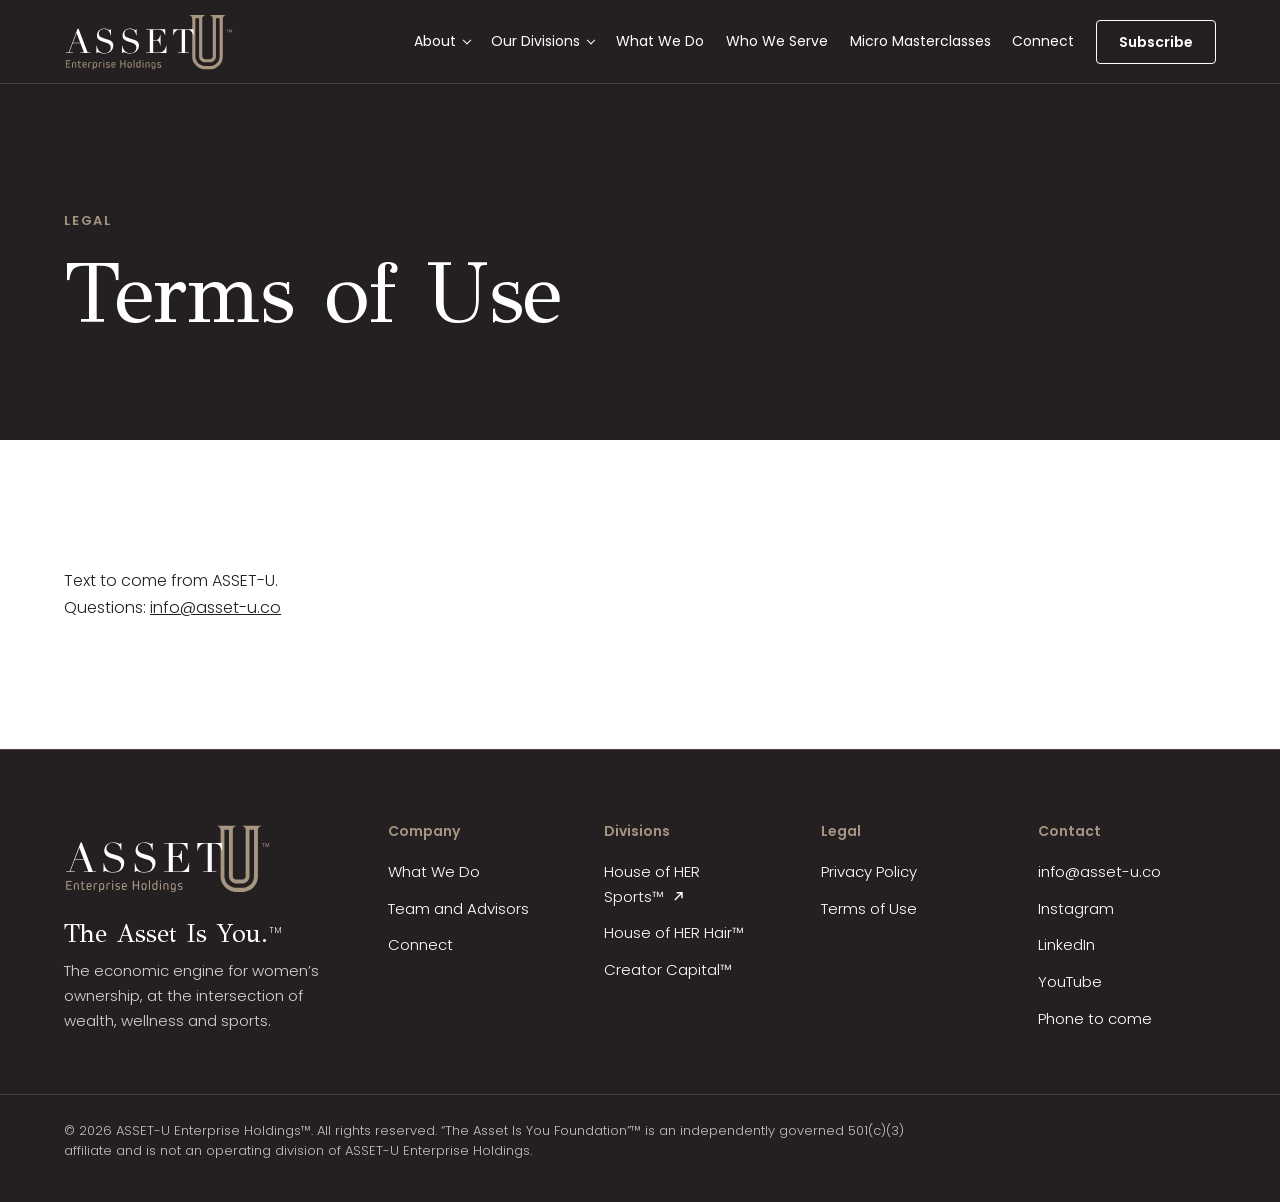
<file: terms/index.html>
<!doctype html>
<html lang="en"><head><meta charset="utf-8"><meta name="viewport" content="width=device-width,initial-scale=1">
<title>Terms of Use | ASSET-U Enterprise Holdings™</title>
<meta name="description" content="ASSET-U Enterprise Holdings is the economic engine for women's ownership across wealth, wellness and sports. Build. Own. Amplify. Protect.">
<meta name="robots" content="noindex,nofollow"><meta name="theme-color" content="#241F21">
<meta property="og:type" content="website"><meta property="og:title" content="Terms of Use | ASSET-U Enterprise Holdings™">
<meta property="og:description" content="ASSET-U Enterprise Holdings is the economic engine for women's ownership across wealth, wellness and sports. Build. Own. Amplify. Protect.">
<meta property="og:url" content="https://taylormadecreative.github.io/asset-u-website-classic/terms/"><meta property="og:image" content="https://taylormadecreative.github.io/asset-u-website-classic/img/og.jpg"><meta property="og:image:width" content="1200"><meta property="og:image:height" content="630"><meta property="og:image:alt" content="ASSET U Enterprise Holdings">
<meta name="twitter:card" content="summary_large_image"><meta name="twitter:image" content="https://taylormadecreative.github.io/asset-u-website-classic/img/og.jpg">
<link rel="icon" href="../img/au-favicon.svg" type="image/svg+xml"><link rel="apple-touch-icon" href="../img/au-180.png">
<link rel="preload" href="../fonts/Poppins-300.woff2" as="font" type="font/woff2" crossorigin><link rel="preload" href="../fonts/Poppins-600.woff2" as="font" type="font/woff2" crossorigin>
<link rel="stylesheet" href="../styles.css"><link rel="stylesheet" href="../still.css?v=11"></head><body class="still"><a class="skip" href="#main">Skip to content</a><header class="nav dark"><div class="wrap"><a class="brand" href="../"><span class="lg"><svg role="img" aria-label="ASSET U Enterprise Holdings, back to top" xmlns="http://www.w3.org/2000/svg" viewBox="570 310 790 275"><defs><clipPath id="lga"><path d="M577.898 531H600v35h-22.102Zm0 0"/></clipPath><clipPath id="lgb"><path d="M971 539h20v35.691h-20Zm0 0"/></clipPath><clipPath id="lgc"><path d="M1327 389h15.148v16H1327Zm0 0"/></clipPath><clipPath id="lgd"><path d="M577.898 386H692v113H577.898Zm0 0"/></clipPath></defs><g clip-path="url(#lga)"><path fill="#A69581" d="M595.926 546.441c.617 0 .976.36.976.973v2.102c0 .613-.359.972-.976.972H582.46v11.114h15.719c.617 0 .972.355.972.968v2.102c0 .613-.355.973-.972.973h-19.356c-.613 0-.972-.36-.972-.973v-32.059c0-.613.359-.972.972-.972h19.356c.617 0 .972.359.972.972v2.102c0 .617-.355.972-.972.972h-15.72v10.754Zm0 0"/></g><path fill="#A69581" d="M621.79 549.617c0-4.3-1.642-6.246-5.227-6.246-3.583 0-5.223 1.945-5.223 6.246v15.055c0 .613-.36.973-.973.973h-2.304c-.614 0-.973-.36-.973-.973v-15.516c0-6.144 3.328-9.472 9.472-9.472 6.149 0 9.477 3.328 9.477 9.472v15.516c0 .613-.36.973-.976.973h-2.301c-.617 0-.973-.36-.973-.973ZM648.977 564.059c.207.562.05.921-.461 1.226-1.125.617-2.61.973-4.504.973-5.223 0-7.887-2.762-7.887-8.09v-14.184h-2.664c-.613 0-.973-.359-.973-.972v-1.742c0-.614.36-.973.973-.973h2.664v-5.79c0-.612.36-.972.973-.972h2.304c.614 0 .973.36.973.973v5.789h6.965c.613 0 .972.36.972.973v1.742c0 .613-.359.972-.972.972h-6.965v14.082c0 2.97 1.434 4.508 4.098 4.508.972 0 1.793-.207 2.558-.617.668-.36 1.13-.203 1.332.41ZM669.719 549.82c0-4.453-1.692-6.449-5.328-6.449-3.633 0-5.325 1.996-5.325 6.45v1.077h10.653Zm4.043-.46v4.097c0 .613-.356.973-.973.973h-13.723v1.484c0 4.66 1.895 6.66 6.196 6.66 2.047 0 3.586-.668 5.172-2.101.46-.461.972-.41 1.382.101l1.024 1.281c.36.461.36.973-.05 1.383-2.048 1.996-4.712 3.02-7.68 3.02-6.762 0-10.294-3.278-10.294-9.934v-6.965c0-6.297 3.329-9.675 9.473-9.675s9.473 3.379 9.473 9.675M681.547 548.953c0-6.098 2.918-9.27 8.5-9.27 2.203 0 4.148.512 5.683 1.536.512.36.668.82.31 1.383l-.872 1.484c-.36.562-.82.617-1.383.258-1.023-.617-2.152-.973-3.328-.973-3.176 0-4.66 1.793-4.66 5.633v15.668c0 .613-.36.973-.973.973h-2.304c-.618 0-.973-.36-.973-.973ZM717.035 549.77c0-4.352-1.691-6.399-5.379-6.399-3.738 0-5.43 2.047-5.43 6.399v6.351c0 4.3 1.794 6.453 5.43 6.453 3.688 0 5.38-2.05 5.38-6.453Zm4.25-.41v7.222c0 6.297-3.125 9.676-8.96 9.676-2.665 0-4.712-.871-5.993-2.559h-.105v9.168c0 .613-.356.973-.973.973h-2.305c-.613 0-.972-.36-.972-.973V549.36c0-6.297 3.382-9.68 9.68-9.68 6.25 0 9.628 3.384 9.628 9.68M729.527 548.953c0-6.098 2.918-9.27 8.5-9.27 2.203 0 4.149.512 5.684 1.536.512.36.668.82.309 1.383l-.872 1.484c-.359.562-.82.617-1.382.258-1.024-.617-2.149-.973-3.328-.973-3.176 0-4.66 1.793-4.66 5.633v15.668c0 .613-.36.973-.973.973H730.5c-.613 0-.973-.36-.973-.973ZM751.957 565.645c-.617 0-.973-.36-.973-.973V541.27c0-.614.356-.973.973-.973h2.305c.613 0 .972.36.972.973v23.402c0 .613-.359.973-.972.973Zm-1.535-32.723c0-1.586 1.125-2.715 2.66-2.715 1.59 0 2.715 1.129 2.715 2.715 0 1.539-1.125 2.664-2.715 2.664-1.535 0-2.66-1.125-2.66-2.664M772.336 566.258c-3.992 0-6.863-.922-9.164-2.969-.41-.41-.41-.871-.05-1.332l1.073-1.434c.41-.511.871-.511 1.383-.101 1.586 1.383 3.84 2.152 6.348 2.152 3.125 0 4.918-1.383 4.918-3.894 0-2.254-1.383-3.328-5.582-3.942-5.942-.87-7.989-3.074-7.989-7.476 0-4.61 3.532-7.582 9.012-7.582 2.817 0 5.531.77 7.426 2.152.512.41.562.871.207 1.383l-.977 1.433c-.355.512-.816.567-1.382.157-1.329-.922-3.02-1.434-4.864-1.434-3.379 0-5.172 1.383-5.172 3.89 0 2.048 1.332 3.071 5.375 3.637 6.043.817 8.196 3.172 8.196 7.782 0 4.66-3.38 7.578-8.758 7.578M802.445 549.82c0-4.453-1.687-6.449-5.324-6.449s-5.324 1.996-5.324 6.45v1.077h10.648Zm4.047-.46v4.097c0 .613-.36.973-.972.973h-13.723v1.484c0 4.66 1.894 6.66 6.195 6.66 2.047 0 3.582-.668 5.172-2.101.461-.461.973-.41 1.383.101l1.023 1.281c.36.461.36.973-.05 1.383-2.047 1.996-4.711 3.02-7.684 3.02-6.758 0-10.29-3.278-10.29-9.934v-6.965c0-6.297 3.329-9.675 9.474-9.675s9.472 3.379 9.472 9.675M852.527 564.672c0 .613-.359.973-.972.973h-2.664c-.614 0-.973-.36-.973-.973v-14.235h-14.594v14.235c0 .613-.355.973-.972.973h-2.664c-.614 0-.973-.36-.973-.973v-32.059c0-.613.36-.972.972-.972h2.665c.617 0 .972.359.972.972v13.778h14.594v-13.778c0-.613.36-.972.973-.972h2.664c.613 0 .972.359.972.972ZM876.7 549.82c0-4.402-1.692-6.449-5.43-6.449-3.688 0-5.375 2.047-5.375 6.45v6.35c0 4.352 1.687 6.403 5.375 6.403 3.738 0 5.43-2.05 5.43-6.402Zm4.25-.46v7.273c0 6.246-3.384 9.625-9.68 9.625-6.247 0-9.63-3.38-9.63-9.625v-7.274c0-6.297 3.383-9.675 9.63-9.675 6.296 0 9.68 3.379 9.68 9.675M890.422 565.645c-.617 0-.973-.36-.973-.973v-33.899c0-.617.356-.972.973-.972h2.3c.618 0 .977.355.977.972v33.899c0 .613-.36.973-.976.973ZM917.254 549.82c0-4.3-1.793-6.449-5.43-6.449-3.687 0-5.375 2.047-5.375 6.45v6.35c0 4.352 1.688 6.403 5.375 6.403 3.739 0 5.43-2.05 5.43-6.402Zm3.277-20.02c.614 0 .973.356.973.973v25.809c0 6.297-3.379 9.676-9.68 9.676-6.246 0-9.625-3.38-9.625-9.676v-7.223c0-6.297 3.121-9.675 8.961-9.675 2.664 0 4.711.87 5.992 2.558h.102v-11.469c0-.617.36-.972.973-.972ZM931.64 565.645c-.613 0-.972-.36-.972-.973V541.27c0-.614.36-.973.973-.973h2.304c.617 0 .973.36.973.973v23.402c0 .613-.356.973-.973.973Zm-1.535-32.723c0-1.586 1.125-2.715 2.665-2.715 1.585 0 2.714 1.129 2.714 2.715 0 1.539-1.129 2.664-2.714 2.664-1.54 0-2.665-1.125-2.665-2.664M958.781 549.617c0-4.3-1.636-6.246-5.222-6.246s-5.223 1.945-5.223 6.246v15.055c0 .613-.36.973-.973.973h-2.304c-.614 0-.973-.36-.973-.973v-15.516c0-6.144 3.328-9.472 9.473-9.472 6.144 0 9.472 3.328 9.472 9.472v15.516c0 .613-.355.973-.972.973h-2.305c-.613 0-.973-.36-.973-.973Zm0 0"/><g clip-path="url(#lgb)"><path fill="#A69581" d="M986.332 555.3v-5.53c0-4.352-1.691-6.399-5.43-6.399-3.687 0-5.375 2.047-5.375 6.399v5.53c0 4.403 1.688 6.454 5.375 6.454 3.637 0 5.43-2.152 5.43-6.453m4.25-5.942v16.032c0 5.632-3.637 9.062-9.629 9.062-3.379 0-6.195-.973-8.293-2.816q-.69-.615-.156-1.383l.973-1.383c.359-.562.82-.613 1.332-.152 1.691 1.383 3.586 2.047 5.89 2.047 3.688 0 5.633-2.047 5.633-5.684v-2.203h-.102c-1.28 1.691-3.328 2.562-5.992 2.562-5.836 0-8.96-3.382-8.96-9.68v-6.402c0-6.297 3.378-9.675 9.624-9.675 6.301 0 9.68 3.379 9.68 9.675"/></g><path fill="#A69581" d="M1007.43 566.258c-3.996 0-6.864-.922-9.168-2.969-.41-.41-.41-.871-.051-1.332l1.074-1.434c.41-.511.871-.511 1.383-.101 1.59 1.383 3.84 2.152 6.352 2.152 3.125 0 4.914-1.383 4.914-3.894 0-2.254-1.38-3.328-5.579-3.942-5.94-.87-7.992-3.074-7.992-7.476 0-4.61 3.535-7.582 9.016-7.582 2.816 0 5.531.77 7.426 2.152.511.41.562.871.203 1.383l-.973 1.433c-.36.512-.82.567-1.383.157-1.332-.922-3.02-1.434-4.863-1.434-3.383 0-5.172 1.383-5.172 3.89 0 2.048 1.328 3.071 5.375 3.637 6.043.817 8.196 3.172 8.196 7.782 0 4.66-3.383 7.578-8.758 7.578M1320.824 403.676c0 .258-.148.406-.406.406h-1.117c-.258 0-.406-.148-.406-.406v-12.153h-3.5c-.258 0-.41-.152-.41-.41v-.879c0-.257.152-.406.41-.406h8.953c.257 0 .406.149.406.406v.88c0 .257-.149.41-.406.41h-3.524Zm0 0"/><g clip-path="url(#lgc)"><path fill="#A69581" d="M1341.742 389.828c.258 0 .406.149.406.406v13.442c0 .258-.148.406-.406.406h-1.117c-.258 0-.41-.148-.41-.406v-11.121h-.043l-4.184 11.207a.465.465 0 0 1-.472.32h-.989c-.238 0-.386-.105-.472-.32l-4.188-11.207h-.043v11.12c0 .259-.152.407-.406.407h-1.074c-.258 0-.41-.148-.41-.406v-13.442c0-.257.152-.406.41-.406h2.168c.234 0 .386.106.472.32l4.059 11.059h.043l4.059-11.059c.085-.214.234-.32.472-.32Zm0 0"/></g><path class="lu" fill="#A69581" d="M1284.777 513.324v-174.34h-16.898v174.34c0 5.531-1.031 10.04-3.074 13.52q-3.077 5.226-7.067 8.297c-2.664 2.043-5.277 3.53-7.836 4.453q-3.841 1.382-5.375 1.691h-30.722q-1.542-.31-5.375-1.691c-2.567-.922-5.176-2.41-7.836-4.453-2.664-2.047-5.024-4.813-7.067-8.297-2.05-3.48-3.07-7.989-3.07-13.52v-174.34h-16.902v174.34c0 3.895.41 7.426 1.23 10.602a45.6 45.6 0 0 0 3.38 9.062q1.534 3.685 4.3 7.371c4.3 5.328 9.164 9.371 14.594 12.137 5.425 2.77 10.187 4.559 14.285 5.379h35.64c2.868-.414 6.196-1.383 9.985-2.918 3.789-1.539 7.422-3.742 10.91-6.605a113 113 0 0 0 3.684-3.227 45 45 0 0 0 3.687-3.84c2.867-3.488 5.172-7.531 6.914-12.137 1.738-4.609 2.613-9.878 2.613-15.824m-46.394-189.086h76.195c-4.918 1.028-8.45 2.817-10.601 5.38-2.149 2.562-3.43 4.773-3.84 6.616q-.615 2.767-.614 3.075v174.57c0 9.84-1.796 18.351-5.378 25.527q-5.38 10.76-13.055 17.84c-5.121 4.707-10.555 8.297-16.285 10.762-5.739 2.457-10.754 4.101-15.055 4.922l-2.148.308h-38.098l-.617-.308c-2.457-.414-5.176-1.13-8.14-2.153q-4.46-1.545-9.063-4a57 57 0 0 1-7.68-4.304q-9.836-7.08-17.363-18.762c-5.02-7.793-7.524-17.738-7.524-29.832v-174.57h-.308q-.002-.307-.614-3.075c-.414-1.843-1.691-4.054-3.843-6.617-2.149-2.562-5.684-4.351-10.598-5.379h76.195c-4.3 1.028-7.527 2.61-9.676 4.762q-3.228 3.223-4.148 5.527-.926 2.309-.926 2.614v176.492q-.002 6.145 3.383 9.062 3.377 2.924 7.375 4.149h26.727q3.686-1.226 7.218-4.149 3.535-2.917 3.535-9.062v-174.34q-.001-.306-.617-3.074c-.41-1.844-1.687-4.04-3.84-6.606-2.148-2.558-5.683-4.347-10.597-5.375"/><g clip-path="url(#lgd)"><path fill="#FFF" d="m627.73 406.629-16.882 44.66h33.761Zm-49.878 89.473h13.503l41.438-109.887h3.684l41.742 109.887h13.66v2.148h-47.27v-2.148h17.036l-16.114-42.664h-35.605l-16.114 42.664h17.036v2.148h-32.996Zm0 0"/></g><path fill="#FFF" d="M718.582 465.254h1.688q1.687 8.286 4.375 13.965c1.789 3.785 3.761 6.906 5.906 9.36 2.152 2.456 4.398 4.35 6.754 5.679 2.351 1.332 4.73 2.3 7.136 2.918q3.603.92 6.907 1.074 3.298.152 6.215.152c5.421 0 9.875-.82 13.351-2.457 3.48-1.632 6.242-3.707 8.29-6.215 2.042-2.503 3.476-5.218 4.296-8.132q1.226-4.372 1.227-8.059 0-5.368-1.993-9.207c-1.332-2.559-3.02-4.73-5.066-6.523a28.4 28.4 0 0 0-6.676-4.372c-2.406-1.128-4.68-1.996-6.832-2.609l-17.648-5.375c-8.285-2.555-14.555-5.93-18.797-10.129q-6.37-6.288-6.371-16.879 0-6.906 2.457-12.816 2.451-5.908 6.906-10.203c2.965-2.863 6.523-5.117 10.664-6.754q6.217-2.456 13.582-2.457 5.372 0 8.98.922 3.603.92 6.215 2.07l4.68 2.074q2.074.921 4.223.922 1.992 0 2.683-.539c.461-.355 1.098-1.254 1.918-2.687h2.149v27.78h-1.84a45.6 45.6 0 0 0-3.149-10.667q-2.226-5.14-5.753-9.055c-2.356-2.61-5.196-4.703-8.52-6.293-3.324-1.582-7.187-2.379-11.586-2.379-2.453 0-5.168.336-8.133 1a25.7 25.7 0 0 0-8.289 3.453q-3.837 2.456-6.367 6.446-2.53 3.992-2.531 10.129 0 4.91 1.992 8.363a19.4 19.4 0 0 0 5.145 5.832c2.093 1.586 4.449 2.914 7.058 3.988a91 91 0 0 0 7.902 2.84l18.57 5.832q2.914.924 7.368 2.457c2.969 1.024 5.855 2.559 8.672 4.606 2.812 2.046 5.219 4.753 7.21 8.132q2.994 5.063 2.993 12.891c0 4.813-.895 9.387-2.684 13.734a34.4 34.4 0 0 1-7.75 11.512q-5.063 4.987-12.277 7.98-7.217 2.994-16.27 2.993-3.224-.001-5.675-.078c-1.64-.051-3.172-.18-4.606-.383a124 124 0 0 1-4.297-.692q-2.15-.38-4.757-1.148a164 164 0 0 1-6.602-2.148q-3.528-1.23-6.137-1.23c-1.535 0-2.586.308-3.144.921q-.851.921-1.461 2.457h-2.301ZM836.293 465.254h1.687q1.687 8.286 4.372 13.965 2.688 5.678 5.91 9.36 3.221 3.685 6.754 5.679c2.351 1.332 4.73 2.3 7.136 2.918q3.603.92 6.907 1.074c2.195.102 4.27.152 6.214.152q8.132 0 13.352-2.457c3.477-1.632 6.238-3.707 8.29-6.215 2.042-2.503 3.476-5.218 4.296-8.132q1.225-4.372 1.226-8.059-.001-5.368-1.996-9.207c-1.332-2.559-3.02-4.73-5.062-6.523a28.6 28.6 0 0 0-6.676-4.372q-3.609-1.69-6.832-2.609l-17.648-5.375q-12.433-3.832-18.801-10.129-6.368-6.288-6.367-16.879c0-4.605.816-8.875 2.457-12.816 1.633-3.938 3.937-7.34 6.902-10.203 2.969-2.863 6.524-5.117 10.668-6.754q6.217-2.456 13.582-2.457c3.578 0 6.574.308 8.977.922q3.605.92 6.214 2.07l4.684 2.074q2.068.921 4.219.922 1.994 0 2.687-.539c.461-.355 1.098-1.254 1.918-2.687h2.149v27.78h-1.844a45.8 45.8 0 0 0-3.145-10.667q-2.226-5.14-5.753-9.055c-2.356-2.61-5.196-4.703-8.52-6.293-3.324-1.582-7.187-2.379-11.586-2.379-2.457 0-5.168.336-8.133 1a25.7 25.7 0 0 0-8.289 3.453q-3.837 2.456-6.367 6.446-2.536 3.992-2.535 10.129-.001 4.91 1.996 8.363a19.4 19.4 0 0 0 5.14 5.832q3.148 2.378 7.063 3.988a90 90 0 0 0 7.902 2.84l18.57 5.832q2.914.924 7.368 2.457 4.448 1.536 8.668 4.606c2.816 2.046 5.219 4.753 7.215 8.132q2.993 5.063 2.992 12.891c0 4.813-.899 9.387-2.684 13.734a34.4 34.4 0 0 1-7.75 11.512q-5.068 4.987-12.28 7.98-7.214 2.994-16.267 2.993-3.223-.001-5.68-.078a42 42 0 0 1-4.6-.383 123 123 0 0 1-4.298-.692c-1.437-.253-3.02-.636-4.761-1.148a162 162 0 0 1-6.598-2.148c-2.356-.82-4.399-1.23-6.137-1.23q-2.304 0-3.148.921-.846.921-1.457 2.457h-2.301ZM947.094 496.102h17.035V391.129h-17.035v-2.152h87.785v26.55h-1.688q-1.994-5.982-4.293-10.511c-1.539-3.016-3.378-5.575-5.527-7.672-2.148-2.098-4.707-3.656-7.676-4.684q-4.45-1.53-10.742-1.531h-25.476v47.422h9.976q5.061-.001 8.594-.922c2.351-.613 4.375-1.766 6.062-3.453q2.532-2.53 4.297-6.906 1.765-4.373 3.453-11.282h1.688v47.73h-1.688a251 251 0 0 0-2.226-8.593q-1.149-4.144-3.223-7.367-2.07-3.224-5.523-5.14c-2.301-1.282-5.297-1.919-8.977-1.919h-12.433v55.403h29.007q8.437 0 14.043-3.61c3.73-2.402 6.778-5.265 9.133-8.594 2.348-3.32 4.09-6.777 5.215-10.359 1.125-3.578 1.844-6.547 2.148-8.898h1.688v33.609h-93.617ZM1093.656 496.102h17.035V391.129h-8.898c-2.047 0-4.352.18-6.906.535q-3.837.539-7.75 2.992c-2.61 1.637-5.117 4.223-7.52 7.75q-3.61 5.298-6.219 14.656h-1.687v-28.085h93.312v28.086h-1.687q-2.614-9.359-6.219-14.657c-2.406-3.527-4.91-6.113-7.52-7.75s-5.195-2.633-7.75-2.992q-3.836-.534-6.906-.535h-8.902v104.973h17.04v2.148h-49.423Zm0 0"/></svg></span></a><button class="burger" aria-expanded="false" aria-controls="menu"><span></span><span></span><em class="sr">Menu</em></button><nav class="links" id="menu" aria-label="Main"><div class="it"><a href="../about/" data-track="nav_click">About<i class="car" aria-hidden="true"></i></a><div class="drop"><a href="../about/#our-story" data-track="nav_click">Our Story</a><a href="../about/#team" data-track="nav_click">Team and Advisors</a></div></div><div class="it"><a href="../our-divisions/" data-track="nav_click">Our Divisions<i class="car" aria-hidden="true"></i></a><div class="drop"><a href="../our-divisions/#d1" data-track="nav_click">ASSET-U Education</a><a href="../our-divisions/#d2" data-track="nav_click">ASSET-U Brand House</a><a href="../our-divisions/#d3" data-track="nav_click">ASSET-U Studios</a><a href="../our-divisions/#d4" data-track="nav_click">ASSET-U Ventures™</a></div></div><div class="it"><a href="../what-we-do/" data-track="nav_click">What We Do</a></div><div class="it"><a href="../who-we-serve/" data-track="nav_click">Who We Serve</a></div><div class="it"><a href="../micro-masterclasses/" data-track="nav_click">Micro Masterclasses</a></div><div class="it"><a href="../connect/" data-track="nav_click">Connect</a></div><a class="btn btn-line" href="../connect/#subscribe" data-track="subscribe_click">Subscribe</a></nav></div></header><main id="main"><section class="phead dark"><div class="wrap"><p class="label">Legal</p><h1>Terms of Use</h1></div></section><section class="white pad"><div class="wrap"><p>Text to come from <span class="nb">ASSET-U</span>.</p><p>Questions: <a href="mailto:info@asset-u.co">info@asset-u.co</a></p></div></section></main><footer class="dark"><div class="wrap"><div class="foot"><div><img class="logo" src="../img/logo-reversed.svg" width="790" height="275" alt="ASSET U Enterprise Holdings" loading="lazy" decoding="async"><p class="tag">The Asset Is You.<sup class="tm">TM</sup></p><p class="short">The economic engine for women’s ownership, at the intersection of wealth, wellness and sports.</p></div>
<div><h3>Company</h3><ul><li><a href="../what-we-do/" data-track="footer_click">What We Do</a></li><li><a href="../about/#team" data-track="footer_click">Team and Advisors</a></li><li><a href="../connect/" data-track="footer_click">Connect</a></li></ul></div><div><h3>Divisions</h3><ul><li><a href="https://www.houseofhersports.com" target="_blank" rel="noopener" data-track="outbound_click">House of HER <span class="nb">Sports™ <svg class="out" viewBox="0 0 12 12" fill="none" stroke="currentColor" stroke-width="1.6" aria-hidden="true"><path d="M2 10 10 2M4 2h6v6"/></svg></span></a></li><li><span>House of HER Hair™</span></li><li><span>Creator Capital™</span></li></ul></div><div><h3>Legal</h3><ul><li><a href="../privacy/" data-track="footer_click">Privacy Policy</a></li><li><a href="../terms/" data-track="footer_click">Terms of Use</a></li></ul></div><div><h3>Contact</h3><ul><li><a href="mailto:info@asset-u.co">info@asset-u.co</a></li><li><a href="https://www.instagram.com/theasset_u" target="_blank" rel="noopener">Instagram</a></li><li><span>LinkedIn</span></li><li><span>YouTube</span></li><li><span>Phone to come</span></li></ul></div></div></div>
<div class="fine"><div class="wrap"><p>© 2026 <span class="nb">ASSET-U</span> Enterprise Holdings™. All rights reserved. “The Asset Is You Foundation”™ is an independently governed 501(c)(3) affiliate and is not an operating division of <span class="nb">ASSET-U</span> Enterprise Holdings.</p></div></div></footer><dialog id="partner" aria-labelledby="partner-t"><form class="mail" data-subject="Partner with ASSET-U"><button type="button" class="x" aria-label="Close">×</button><h2 id="partner-t">Partner with ASSET-U</h2><p>Tell us about your brand or organization and where you see us building together.</p><label>First name<input name="First name" required></label><label>Last name<input name="Last name" required></label><label>Work email<input name="Work email" type="email" required></label><label>Company or organization<input name="Company or organization" required></label><label>Your role<input name="Your role" required></label><label>How would you like to partner?<select name="How would you like to partner?" required><option value="">Select one</option><option>Brand partnership</option><option>Creatorpreneur™ network</option><option>Education and community</option><option>Studios and content</option><option>Something else</option></select></label><label>Tell us more<textarea name="Tell us more"></textarea></label><button class="btn">Send</button><p class="sent" role="status" hidden>If your email app didn’t open, email info@asset-u.co.</p></form></dialog><dialog id="investor" aria-labelledby="investor-t"><form class="mail" data-subject="Register investor interest"><button type="button" class="x" aria-label="Close">×</button><h2 id="investor-t">Register investor interest</h2><p>For angels, family offices, foundations and institutions interested in ASSET-U Enterprise Holdings™ and ASSET-U Ventures™ opportunities.</p><label>First name<input name="First name" required></label><label>Last name<input name="Last name" required></label><label>Email<input name="Email" type="email" required></label><label>Phone (optional)<input name="Phone (optional)"></label><label>Organization<input name="Organization" required></label><label>Investor type<select name="Investor type" required><option value="">Select one</option><option>Angel</option><option>Family office</option><option>Foundation</option><option>Institution</option><option>Strategic</option><option>Other</option></select></label><label>Area of interest<select name="Area of interest" required><option value="">Select one</option><option>ASSET-U Enterprise Holdings</option><option>ASSET-U Ventures™ opportunities</option></select></label><label>Message<textarea name="Message"></textarea></label><p class="small">Submitting this form registers interest only. It is not an offer to sell, or a solicitation of an offer to buy, any security. Any offering will be made only through definitive documents to eligible investors.</p><button class="btn">Send</button><p class="sent" role="status" hidden>If your email app didn’t open, email info@asset-u.co.</p></form></dialog><script src="../budget.js" defer></script></body></html>
</file>
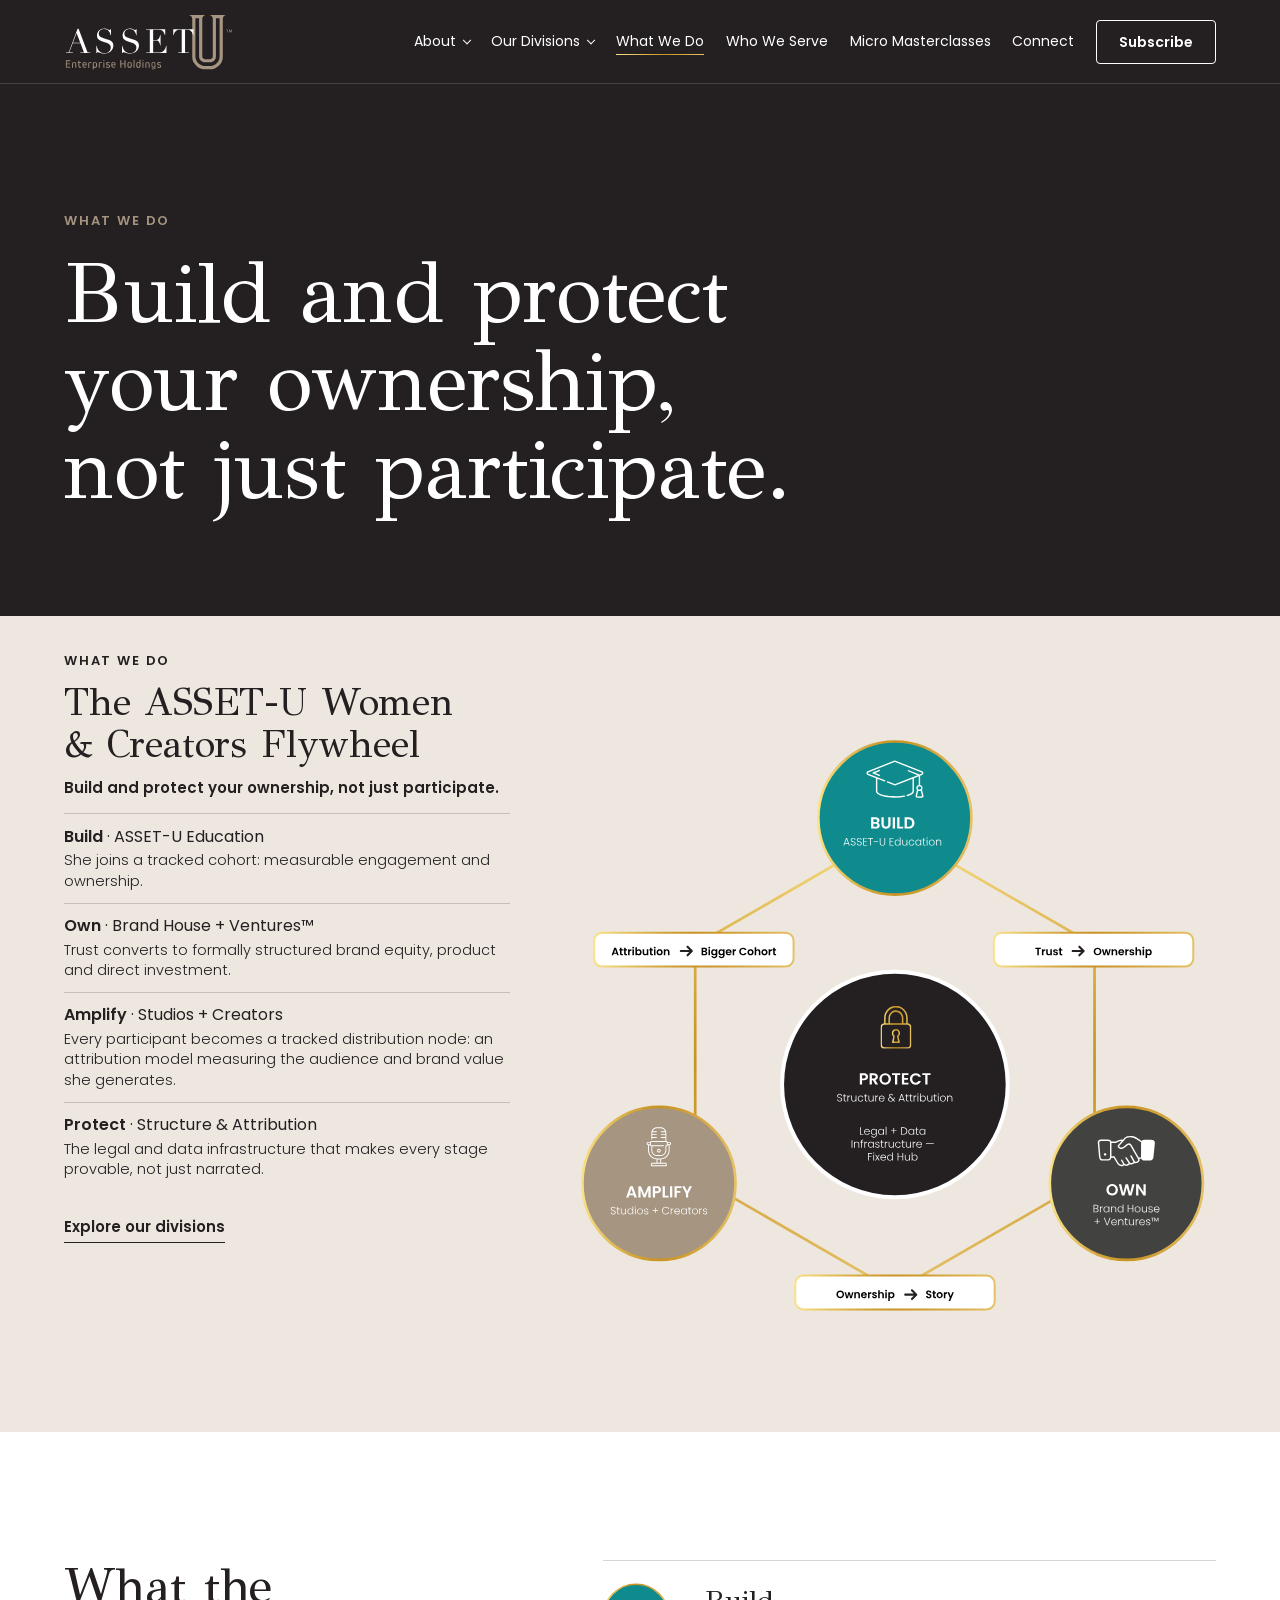
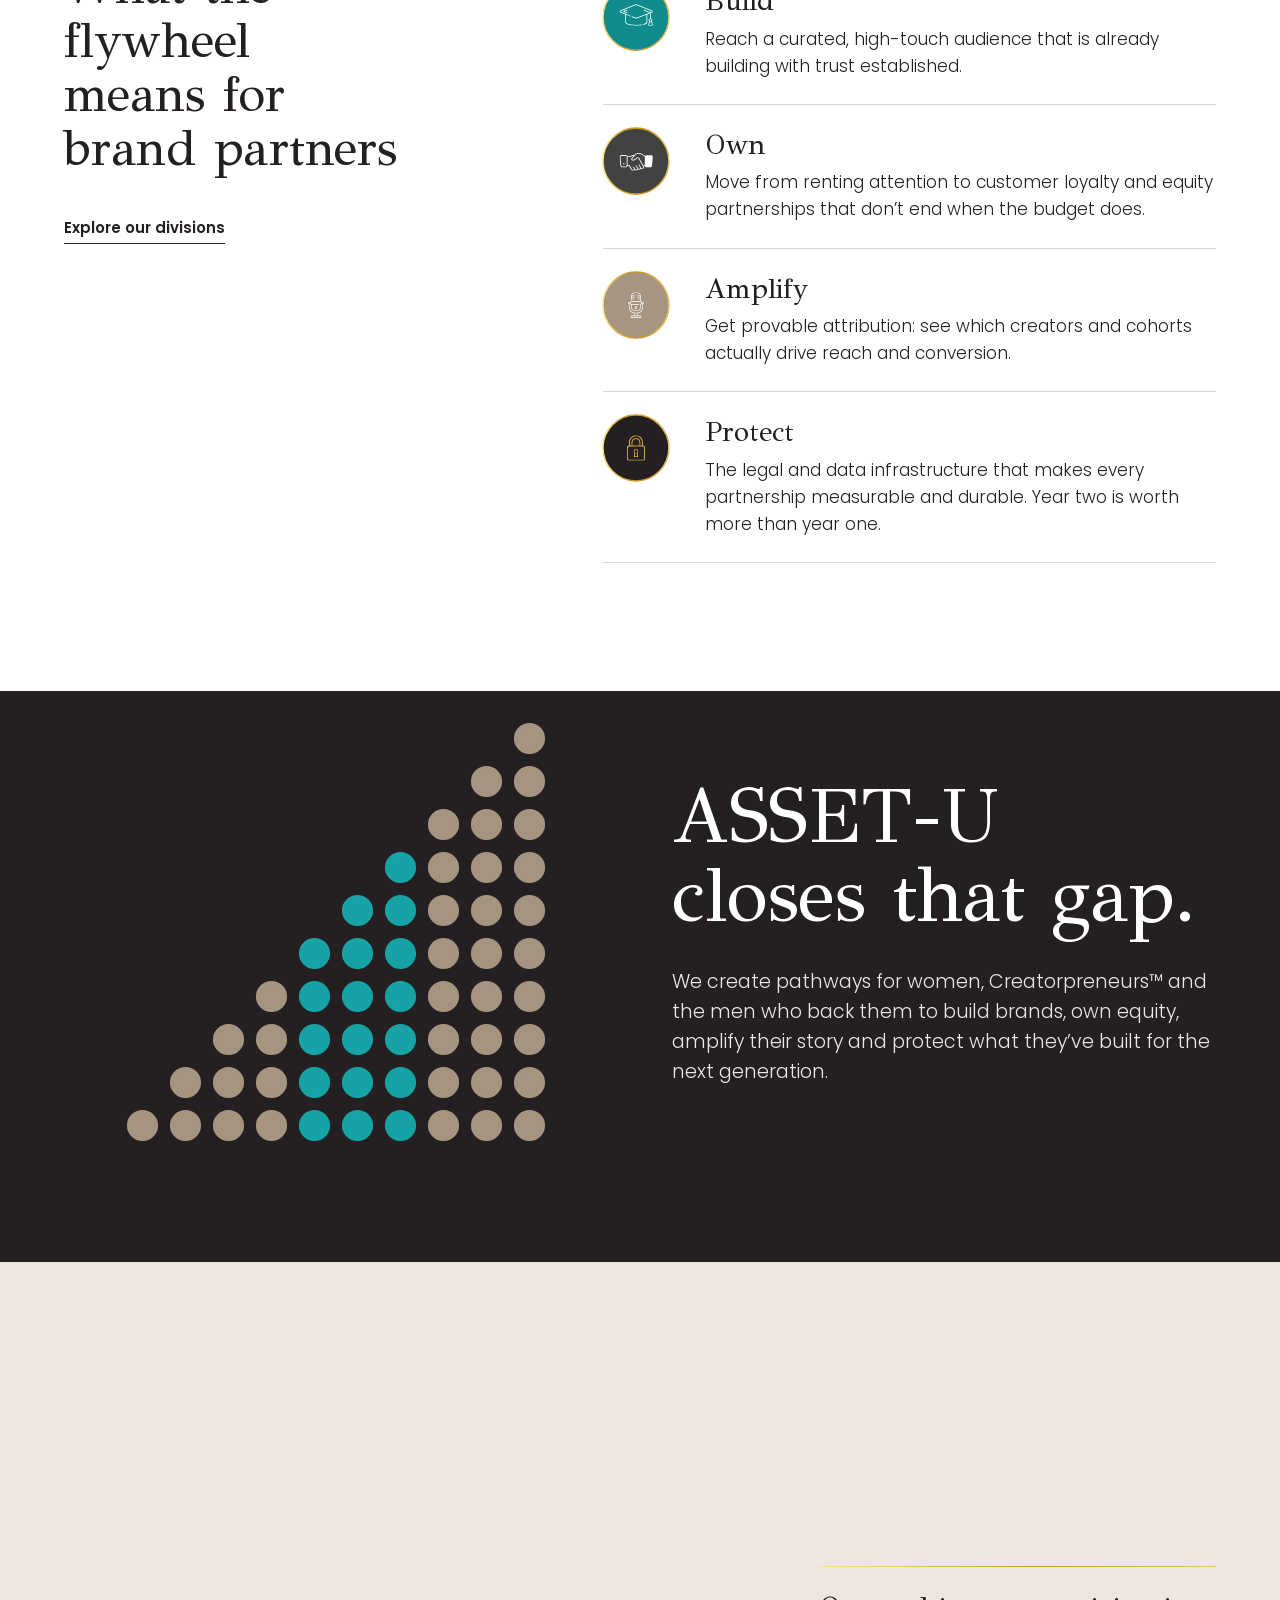
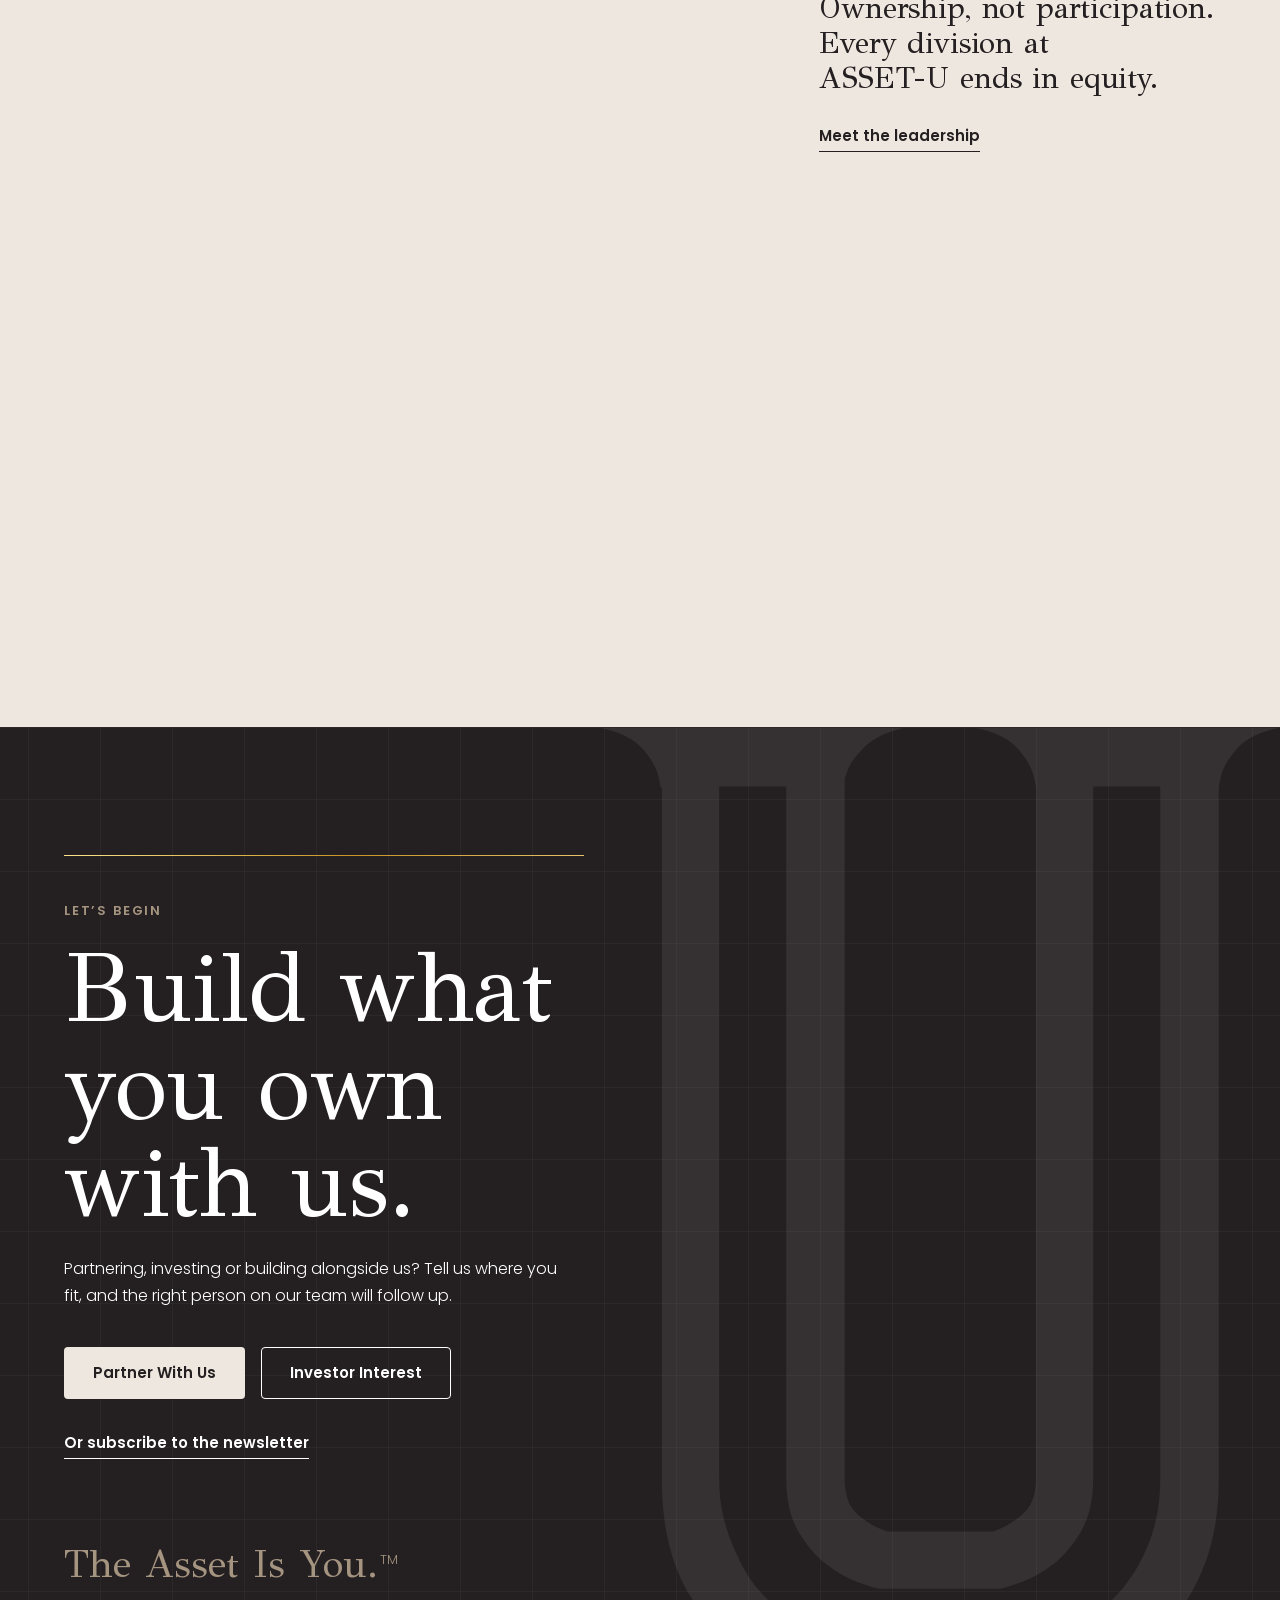
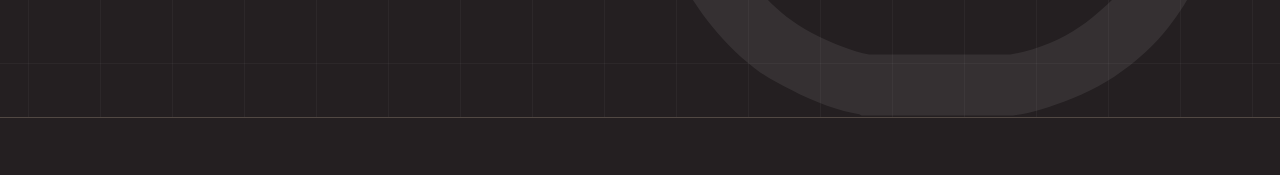
<file: what-we-do/index.html>
<!doctype html>
<html lang="en"><head><meta charset="utf-8"><meta name="viewport" content="width=device-width,initial-scale=1">
<title>What We Do | ASSET-U Enterprise Holdings™</title>
<meta name="description" content="ASSET-U Enterprise Holdings is the economic engine for women's ownership across wealth, wellness and sports. Build. Own. Amplify. Protect.">
<meta name="robots" content="noindex,nofollow"><meta name="theme-color" content="#241F21">
<meta property="og:type" content="website"><meta property="og:title" content="What We Do | ASSET-U Enterprise Holdings™">
<meta property="og:description" content="ASSET-U Enterprise Holdings is the economic engine for women's ownership across wealth, wellness and sports. Build. Own. Amplify. Protect.">
<meta property="og:url" content="https://taylormadecreative.github.io/asset-u-website-classic/what-we-do/"><meta property="og:image" content="https://taylormadecreative.github.io/asset-u-website-classic/img/og.jpg"><meta property="og:image:width" content="1200"><meta property="og:image:height" content="630"><meta property="og:image:alt" content="ASSET U Enterprise Holdings">
<meta name="twitter:card" content="summary_large_image"><meta name="twitter:image" content="https://taylormadecreative.github.io/asset-u-website-classic/img/og.jpg">
<link rel="icon" href="../img/au-favicon.svg" type="image/svg+xml"><link rel="apple-touch-icon" href="../img/au-180.png">
<link rel="preload" href="../fonts/Poppins-300.woff2" as="font" type="font/woff2" crossorigin><link rel="preload" href="../fonts/Poppins-600.woff2" as="font" type="font/woff2" crossorigin>
<link rel="stylesheet" href="../styles.css"><link rel="stylesheet" href="../still.css?v=11"></head><body class="still"><a class="skip" href="#main">Skip to content</a><header class="nav dark"><div class="wrap"><a class="brand" href="../"><span class="lg"><svg role="img" aria-label="ASSET U Enterprise Holdings, back to top" xmlns="http://www.w3.org/2000/svg" viewBox="570 310 790 275"><defs><clipPath id="lga"><path d="M577.898 531H600v35h-22.102Zm0 0"/></clipPath><clipPath id="lgb"><path d="M971 539h20v35.691h-20Zm0 0"/></clipPath><clipPath id="lgc"><path d="M1327 389h15.148v16H1327Zm0 0"/></clipPath><clipPath id="lgd"><path d="M577.898 386H692v113H577.898Zm0 0"/></clipPath></defs><g clip-path="url(#lga)"><path fill="#A69581" d="M595.926 546.441c.617 0 .976.36.976.973v2.102c0 .613-.359.972-.976.972H582.46v11.114h15.719c.617 0 .972.355.972.968v2.102c0 .613-.355.973-.972.973h-19.356c-.613 0-.972-.36-.972-.973v-32.059c0-.613.359-.972.972-.972h19.356c.617 0 .972.359.972.972v2.102c0 .617-.355.972-.972.972h-15.72v10.754Zm0 0"/></g><path fill="#A69581" d="M621.79 549.617c0-4.3-1.642-6.246-5.227-6.246-3.583 0-5.223 1.945-5.223 6.246v15.055c0 .613-.36.973-.973.973h-2.304c-.614 0-.973-.36-.973-.973v-15.516c0-6.144 3.328-9.472 9.472-9.472 6.149 0 9.477 3.328 9.477 9.472v15.516c0 .613-.36.973-.976.973h-2.301c-.617 0-.973-.36-.973-.973ZM648.977 564.059c.207.562.05.921-.461 1.226-1.125.617-2.61.973-4.504.973-5.223 0-7.887-2.762-7.887-8.09v-14.184h-2.664c-.613 0-.973-.359-.973-.972v-1.742c0-.614.36-.973.973-.973h2.664v-5.79c0-.612.36-.972.973-.972h2.304c.614 0 .973.36.973.973v5.789h6.965c.613 0 .972.36.972.973v1.742c0 .613-.359.972-.972.972h-6.965v14.082c0 2.97 1.434 4.508 4.098 4.508.972 0 1.793-.207 2.558-.617.668-.36 1.13-.203 1.332.41ZM669.719 549.82c0-4.453-1.692-6.449-5.328-6.449-3.633 0-5.325 1.996-5.325 6.45v1.077h10.653Zm4.043-.46v4.097c0 .613-.356.973-.973.973h-13.723v1.484c0 4.66 1.895 6.66 6.196 6.66 2.047 0 3.586-.668 5.172-2.101.46-.461.972-.41 1.382.101l1.024 1.281c.36.461.36.973-.05 1.383-2.048 1.996-4.712 3.02-7.68 3.02-6.762 0-10.294-3.278-10.294-9.934v-6.965c0-6.297 3.329-9.675 9.473-9.675s9.473 3.379 9.473 9.675M681.547 548.953c0-6.098 2.918-9.27 8.5-9.27 2.203 0 4.148.512 5.683 1.536.512.36.668.82.31 1.383l-.872 1.484c-.36.562-.82.617-1.383.258-1.023-.617-2.152-.973-3.328-.973-3.176 0-4.66 1.793-4.66 5.633v15.668c0 .613-.36.973-.973.973h-2.304c-.618 0-.973-.36-.973-.973ZM717.035 549.77c0-4.352-1.691-6.399-5.379-6.399-3.738 0-5.43 2.047-5.43 6.399v6.351c0 4.3 1.794 6.453 5.43 6.453 3.688 0 5.38-2.05 5.38-6.453Zm4.25-.41v7.222c0 6.297-3.125 9.676-8.96 9.676-2.665 0-4.712-.871-5.993-2.559h-.105v9.168c0 .613-.356.973-.973.973h-2.305c-.613 0-.972-.36-.972-.973V549.36c0-6.297 3.382-9.68 9.68-9.68 6.25 0 9.628 3.384 9.628 9.68M729.527 548.953c0-6.098 2.918-9.27 8.5-9.27 2.203 0 4.149.512 5.684 1.536.512.36.668.82.309 1.383l-.872 1.484c-.359.562-.82.617-1.382.258-1.024-.617-2.149-.973-3.328-.973-3.176 0-4.66 1.793-4.66 5.633v15.668c0 .613-.36.973-.973.973H730.5c-.613 0-.973-.36-.973-.973ZM751.957 565.645c-.617 0-.973-.36-.973-.973V541.27c0-.614.356-.973.973-.973h2.305c.613 0 .972.36.972.973v23.402c0 .613-.359.973-.972.973Zm-1.535-32.723c0-1.586 1.125-2.715 2.66-2.715 1.59 0 2.715 1.129 2.715 2.715 0 1.539-1.125 2.664-2.715 2.664-1.535 0-2.66-1.125-2.66-2.664M772.336 566.258c-3.992 0-6.863-.922-9.164-2.969-.41-.41-.41-.871-.05-1.332l1.073-1.434c.41-.511.871-.511 1.383-.101 1.586 1.383 3.84 2.152 6.348 2.152 3.125 0 4.918-1.383 4.918-3.894 0-2.254-1.383-3.328-5.582-3.942-5.942-.87-7.989-3.074-7.989-7.476 0-4.61 3.532-7.582 9.012-7.582 2.817 0 5.531.77 7.426 2.152.512.41.562.871.207 1.383l-.977 1.433c-.355.512-.816.567-1.382.157-1.329-.922-3.02-1.434-4.864-1.434-3.379 0-5.172 1.383-5.172 3.89 0 2.048 1.332 3.071 5.375 3.637 6.043.817 8.196 3.172 8.196 7.782 0 4.66-3.38 7.578-8.758 7.578M802.445 549.82c0-4.453-1.687-6.449-5.324-6.449s-5.324 1.996-5.324 6.45v1.077h10.648Zm4.047-.46v4.097c0 .613-.36.973-.972.973h-13.723v1.484c0 4.66 1.894 6.66 6.195 6.66 2.047 0 3.582-.668 5.172-2.101.461-.461.973-.41 1.383.101l1.023 1.281c.36.461.36.973-.05 1.383-2.047 1.996-4.711 3.02-7.684 3.02-6.758 0-10.29-3.278-10.29-9.934v-6.965c0-6.297 3.329-9.675 9.474-9.675s9.472 3.379 9.472 9.675M852.527 564.672c0 .613-.359.973-.972.973h-2.664c-.614 0-.973-.36-.973-.973v-14.235h-14.594v14.235c0 .613-.355.973-.972.973h-2.664c-.614 0-.973-.36-.973-.973v-32.059c0-.613.36-.972.972-.972h2.665c.617 0 .972.359.972.972v13.778h14.594v-13.778c0-.613.36-.972.973-.972h2.664c.613 0 .972.359.972.972ZM876.7 549.82c0-4.402-1.692-6.449-5.43-6.449-3.688 0-5.375 2.047-5.375 6.45v6.35c0 4.352 1.687 6.403 5.375 6.403 3.738 0 5.43-2.05 5.43-6.402Zm4.25-.46v7.273c0 6.246-3.384 9.625-9.68 9.625-6.247 0-9.63-3.38-9.63-9.625v-7.274c0-6.297 3.383-9.675 9.63-9.675 6.296 0 9.68 3.379 9.68 9.675M890.422 565.645c-.617 0-.973-.36-.973-.973v-33.899c0-.617.356-.972.973-.972h2.3c.618 0 .977.355.977.972v33.899c0 .613-.36.973-.976.973ZM917.254 549.82c0-4.3-1.793-6.449-5.43-6.449-3.687 0-5.375 2.047-5.375 6.45v6.35c0 4.352 1.688 6.403 5.375 6.403 3.739 0 5.43-2.05 5.43-6.402Zm3.277-20.02c.614 0 .973.356.973.973v25.809c0 6.297-3.379 9.676-9.68 9.676-6.246 0-9.625-3.38-9.625-9.676v-7.223c0-6.297 3.121-9.675 8.961-9.675 2.664 0 4.711.87 5.992 2.558h.102v-11.469c0-.617.36-.972.973-.972ZM931.64 565.645c-.613 0-.972-.36-.972-.973V541.27c0-.614.36-.973.973-.973h2.304c.617 0 .973.36.973.973v23.402c0 .613-.356.973-.973.973Zm-1.535-32.723c0-1.586 1.125-2.715 2.665-2.715 1.585 0 2.714 1.129 2.714 2.715 0 1.539-1.129 2.664-2.714 2.664-1.54 0-2.665-1.125-2.665-2.664M958.781 549.617c0-4.3-1.636-6.246-5.222-6.246s-5.223 1.945-5.223 6.246v15.055c0 .613-.36.973-.973.973h-2.304c-.614 0-.973-.36-.973-.973v-15.516c0-6.144 3.328-9.472 9.473-9.472 6.144 0 9.472 3.328 9.472 9.472v15.516c0 .613-.355.973-.972.973h-2.305c-.613 0-.973-.36-.973-.973Zm0 0"/><g clip-path="url(#lgb)"><path fill="#A69581" d="M986.332 555.3v-5.53c0-4.352-1.691-6.399-5.43-6.399-3.687 0-5.375 2.047-5.375 6.399v5.53c0 4.403 1.688 6.454 5.375 6.454 3.637 0 5.43-2.152 5.43-6.453m4.25-5.942v16.032c0 5.632-3.637 9.062-9.629 9.062-3.379 0-6.195-.973-8.293-2.816q-.69-.615-.156-1.383l.973-1.383c.359-.562.82-.613 1.332-.152 1.691 1.383 3.586 2.047 5.89 2.047 3.688 0 5.633-2.047 5.633-5.684v-2.203h-.102c-1.28 1.691-3.328 2.562-5.992 2.562-5.836 0-8.96-3.382-8.96-9.68v-6.402c0-6.297 3.378-9.675 9.624-9.675 6.301 0 9.68 3.379 9.68 9.675"/></g><path fill="#A69581" d="M1007.43 566.258c-3.996 0-6.864-.922-9.168-2.969-.41-.41-.41-.871-.051-1.332l1.074-1.434c.41-.511.871-.511 1.383-.101 1.59 1.383 3.84 2.152 6.352 2.152 3.125 0 4.914-1.383 4.914-3.894 0-2.254-1.38-3.328-5.579-3.942-5.94-.87-7.992-3.074-7.992-7.476 0-4.61 3.535-7.582 9.016-7.582 2.816 0 5.531.77 7.426 2.152.511.41.562.871.203 1.383l-.973 1.433c-.36.512-.82.567-1.383.157-1.332-.922-3.02-1.434-4.863-1.434-3.383 0-5.172 1.383-5.172 3.89 0 2.048 1.328 3.071 5.375 3.637 6.043.817 8.196 3.172 8.196 7.782 0 4.66-3.383 7.578-8.758 7.578M1320.824 403.676c0 .258-.148.406-.406.406h-1.117c-.258 0-.406-.148-.406-.406v-12.153h-3.5c-.258 0-.41-.152-.41-.41v-.879c0-.257.152-.406.41-.406h8.953c.257 0 .406.149.406.406v.88c0 .257-.149.41-.406.41h-3.524Zm0 0"/><g clip-path="url(#lgc)"><path fill="#A69581" d="M1341.742 389.828c.258 0 .406.149.406.406v13.442c0 .258-.148.406-.406.406h-1.117c-.258 0-.41-.148-.41-.406v-11.121h-.043l-4.184 11.207a.465.465 0 0 1-.472.32h-.989c-.238 0-.386-.105-.472-.32l-4.188-11.207h-.043v11.12c0 .259-.152.407-.406.407h-1.074c-.258 0-.41-.148-.41-.406v-13.442c0-.257.152-.406.41-.406h2.168c.234 0 .386.106.472.32l4.059 11.059h.043l4.059-11.059c.085-.214.234-.32.472-.32Zm0 0"/></g><path class="lu" fill="#A69581" d="M1284.777 513.324v-174.34h-16.898v174.34c0 5.531-1.031 10.04-3.074 13.52q-3.077 5.226-7.067 8.297c-2.664 2.043-5.277 3.53-7.836 4.453q-3.841 1.382-5.375 1.691h-30.722q-1.542-.31-5.375-1.691c-2.567-.922-5.176-2.41-7.836-4.453-2.664-2.047-5.024-4.813-7.067-8.297-2.05-3.48-3.07-7.989-3.07-13.52v-174.34h-16.902v174.34c0 3.895.41 7.426 1.23 10.602a45.6 45.6 0 0 0 3.38 9.062q1.534 3.685 4.3 7.371c4.3 5.328 9.164 9.371 14.594 12.137 5.425 2.77 10.187 4.559 14.285 5.379h35.64c2.868-.414 6.196-1.383 9.985-2.918 3.789-1.539 7.422-3.742 10.91-6.605a113 113 0 0 0 3.684-3.227 45 45 0 0 0 3.687-3.84c2.867-3.488 5.172-7.531 6.914-12.137 1.738-4.609 2.613-9.878 2.613-15.824m-46.394-189.086h76.195c-4.918 1.028-8.45 2.817-10.601 5.38-2.149 2.562-3.43 4.773-3.84 6.616q-.615 2.767-.614 3.075v174.57c0 9.84-1.796 18.351-5.378 25.527q-5.38 10.76-13.055 17.84c-5.121 4.707-10.555 8.297-16.285 10.762-5.739 2.457-10.754 4.101-15.055 4.922l-2.148.308h-38.098l-.617-.308c-2.457-.414-5.176-1.13-8.14-2.153q-4.46-1.545-9.063-4a57 57 0 0 1-7.68-4.304q-9.836-7.08-17.363-18.762c-5.02-7.793-7.524-17.738-7.524-29.832v-174.57h-.308q-.002-.307-.614-3.075c-.414-1.843-1.691-4.054-3.843-6.617-2.149-2.562-5.684-4.351-10.598-5.379h76.195c-4.3 1.028-7.527 2.61-9.676 4.762q-3.228 3.223-4.148 5.527-.926 2.309-.926 2.614v176.492q-.002 6.145 3.383 9.062 3.377 2.924 7.375 4.149h26.727q3.686-1.226 7.218-4.149 3.535-2.917 3.535-9.062v-174.34q-.001-.306-.617-3.074c-.41-1.844-1.687-4.04-3.84-6.606-2.148-2.558-5.683-4.347-10.597-5.375"/><g clip-path="url(#lgd)"><path fill="#FFF" d="m627.73 406.629-16.882 44.66h33.761Zm-49.878 89.473h13.503l41.438-109.887h3.684l41.742 109.887h13.66v2.148h-47.27v-2.148h17.036l-16.114-42.664h-35.605l-16.114 42.664h17.036v2.148h-32.996Zm0 0"/></g><path fill="#FFF" d="M718.582 465.254h1.688q1.687 8.286 4.375 13.965c1.789 3.785 3.761 6.906 5.906 9.36 2.152 2.456 4.398 4.35 6.754 5.679 2.351 1.332 4.73 2.3 7.136 2.918q3.603.92 6.907 1.074 3.298.152 6.215.152c5.421 0 9.875-.82 13.351-2.457 3.48-1.632 6.242-3.707 8.29-6.215 2.042-2.503 3.476-5.218 4.296-8.132q1.226-4.372 1.227-8.059 0-5.368-1.993-9.207c-1.332-2.559-3.02-4.73-5.066-6.523a28.4 28.4 0 0 0-6.676-4.372c-2.406-1.128-4.68-1.996-6.832-2.609l-17.648-5.375c-8.285-2.555-14.555-5.93-18.797-10.129q-6.37-6.288-6.371-16.879 0-6.906 2.457-12.816 2.451-5.908 6.906-10.203c2.965-2.863 6.523-5.117 10.664-6.754q6.217-2.456 13.582-2.457 5.372 0 8.98.922 3.603.92 6.215 2.07l4.68 2.074q2.074.921 4.223.922 1.992 0 2.683-.539c.461-.355 1.098-1.254 1.918-2.687h2.149v27.78h-1.84a45.6 45.6 0 0 0-3.149-10.667q-2.226-5.14-5.753-9.055c-2.356-2.61-5.196-4.703-8.52-6.293-3.324-1.582-7.187-2.379-11.586-2.379-2.453 0-5.168.336-8.133 1a25.7 25.7 0 0 0-8.289 3.453q-3.837 2.456-6.367 6.446-2.53 3.992-2.531 10.129 0 4.91 1.992 8.363a19.4 19.4 0 0 0 5.145 5.832c2.093 1.586 4.449 2.914 7.058 3.988a91 91 0 0 0 7.902 2.84l18.57 5.832q2.914.924 7.368 2.457c2.969 1.024 5.855 2.559 8.672 4.606 2.812 2.046 5.219 4.753 7.21 8.132q2.994 5.063 2.993 12.891c0 4.813-.895 9.387-2.684 13.734a34.4 34.4 0 0 1-7.75 11.512q-5.063 4.987-12.277 7.98-7.217 2.994-16.27 2.993-3.224-.001-5.675-.078c-1.64-.051-3.172-.18-4.606-.383a124 124 0 0 1-4.297-.692q-2.15-.38-4.757-1.148a164 164 0 0 1-6.602-2.148q-3.528-1.23-6.137-1.23c-1.535 0-2.586.308-3.144.921q-.851.921-1.461 2.457h-2.301ZM836.293 465.254h1.687q1.687 8.286 4.372 13.965 2.688 5.678 5.91 9.36 3.221 3.685 6.754 5.679c2.351 1.332 4.73 2.3 7.136 2.918q3.603.92 6.907 1.074c2.195.102 4.27.152 6.214.152q8.132 0 13.352-2.457c3.477-1.632 6.238-3.707 8.29-6.215 2.042-2.503 3.476-5.218 4.296-8.132q1.225-4.372 1.226-8.059-.001-5.368-1.996-9.207c-1.332-2.559-3.02-4.73-5.062-6.523a28.6 28.6 0 0 0-6.676-4.372q-3.609-1.69-6.832-2.609l-17.648-5.375q-12.433-3.832-18.801-10.129-6.368-6.288-6.367-16.879c0-4.605.816-8.875 2.457-12.816 1.633-3.938 3.937-7.34 6.902-10.203 2.969-2.863 6.524-5.117 10.668-6.754q6.217-2.456 13.582-2.457c3.578 0 6.574.308 8.977.922q3.605.92 6.214 2.07l4.684 2.074q2.068.921 4.219.922 1.994 0 2.687-.539c.461-.355 1.098-1.254 1.918-2.687h2.149v27.78h-1.844a45.8 45.8 0 0 0-3.145-10.667q-2.226-5.14-5.753-9.055c-2.356-2.61-5.196-4.703-8.52-6.293-3.324-1.582-7.187-2.379-11.586-2.379-2.457 0-5.168.336-8.133 1a25.7 25.7 0 0 0-8.289 3.453q-3.837 2.456-6.367 6.446-2.536 3.992-2.535 10.129-.001 4.91 1.996 8.363a19.4 19.4 0 0 0 5.14 5.832q3.148 2.378 7.063 3.988a90 90 0 0 0 7.902 2.84l18.57 5.832q2.914.924 7.368 2.457 4.448 1.536 8.668 4.606c2.816 2.046 5.219 4.753 7.215 8.132q2.993 5.063 2.992 12.891c0 4.813-.899 9.387-2.684 13.734a34.4 34.4 0 0 1-7.75 11.512q-5.068 4.987-12.28 7.98-7.214 2.994-16.267 2.993-3.223-.001-5.68-.078a42 42 0 0 1-4.6-.383 123 123 0 0 1-4.298-.692c-1.437-.253-3.02-.636-4.761-1.148a162 162 0 0 1-6.598-2.148c-2.356-.82-4.399-1.23-6.137-1.23q-2.304 0-3.148.921-.846.921-1.457 2.457h-2.301ZM947.094 496.102h17.035V391.129h-17.035v-2.152h87.785v26.55h-1.688q-1.994-5.982-4.293-10.511c-1.539-3.016-3.378-5.575-5.527-7.672-2.148-2.098-4.707-3.656-7.676-4.684q-4.45-1.53-10.742-1.531h-25.476v47.422h9.976q5.061-.001 8.594-.922c2.351-.613 4.375-1.766 6.062-3.453q2.532-2.53 4.297-6.906 1.765-4.373 3.453-11.282h1.688v47.73h-1.688a251 251 0 0 0-2.226-8.593q-1.149-4.144-3.223-7.367-2.07-3.224-5.523-5.14c-2.301-1.282-5.297-1.919-8.977-1.919h-12.433v55.403h29.007q8.437 0 14.043-3.61c3.73-2.402 6.778-5.265 9.133-8.594 2.348-3.32 4.09-6.777 5.215-10.359 1.125-3.578 1.844-6.547 2.148-8.898h1.688v33.609h-93.617ZM1093.656 496.102h17.035V391.129h-8.898c-2.047 0-4.352.18-6.906.535q-3.837.539-7.75 2.992c-2.61 1.637-5.117 4.223-7.52 7.75q-3.61 5.298-6.219 14.656h-1.687v-28.085h93.312v28.086h-1.687q-2.614-9.359-6.219-14.657c-2.406-3.527-4.91-6.113-7.52-7.75s-5.195-2.633-7.75-2.992q-3.836-.534-6.906-.535h-8.902v104.973h17.04v2.148h-49.423Zm0 0"/></svg></span></a><button class="burger" aria-expanded="false" aria-controls="menu"><span></span><span></span><em class="sr">Menu</em></button><nav class="links" id="menu" aria-label="Main"><div class="it"><a href="../about/" data-track="nav_click">About<i class="car" aria-hidden="true"></i></a><div class="drop"><a href="../about/#our-story" data-track="nav_click">Our Story</a><a href="../about/#team" data-track="nav_click">Team and Advisors</a></div></div><div class="it"><a href="../our-divisions/" data-track="nav_click">Our Divisions<i class="car" aria-hidden="true"></i></a><div class="drop"><a href="../our-divisions/#d1" data-track="nav_click">ASSET-U Education</a><a href="../our-divisions/#d2" data-track="nav_click">ASSET-U Brand House</a><a href="../our-divisions/#d3" data-track="nav_click">ASSET-U Studios</a><a href="../our-divisions/#d4" data-track="nav_click">ASSET-U Ventures™</a></div></div><div class="it"><a href="../what-we-do/" data-track="nav_click" aria-current="page">What We Do</a></div><div class="it"><a href="../who-we-serve/" data-track="nav_click">Who We Serve</a></div><div class="it"><a href="../micro-masterclasses/" data-track="nav_click">Micro Masterclasses</a></div><div class="it"><a href="../connect/" data-track="nav_click">Connect</a></div><a class="btn btn-line" href="../connect/#subscribe" data-track="subscribe_click">Subscribe</a></nav></div></header><main id="main"><section class="phead dark"><div class="wrap"><p class="label">What we do</p><h1>Build and protect your ownership, not just participate.</h1></div></section><section class="fly bone pad" id="what-we-do"><div class="wrap"><div class="head"><p class="label">What we do</p><h2>The <span class="nb">ASSET-U</span> Women &amp; Creators Flywheel</h2><p class="sub">Build and protect your ownership, not just participate.</p></div><div class="orbit" role="group" aria-label="The flywheel, stage by stage"><div class="stage s-build" data-stage="build"><div class="stg"><b>Build <span>· <span class="nb">ASSET-U</span> Education</span></b><small>She joins a tracked cohort: measurable engagement and ownership.</small><small class="conn">Trust → Ownership</small></div></div><div class="wheel" data-track-view="flywheel_view"><img src="../img/flywheel.svg" width="956" height="870" loading="lazy" decoding="async" alt="The ASSET-U flywheel. Build, ASSET-U Education, leads through Trust to Ownership to Own, Brand House and Ventures. Own leads through Ownership to Story to Amplify, Studios and Creators. Amplify leads through Attribution to Bigger Cohort back to Build. Protect, Structure and Attribution, is the fixed hub."></div><div class="stage s-own" data-stage="own"><div class="stg"><b>Own <span>· Brand House + Ventures™</span></b><small>Trust converts to formally structured brand equity, product and direct investment.</small><small class="conn">Ownership → Story</small></div></div><div class="stage s-amplify" data-stage="amplify"><div class="stg"><b>Amplify <span>· Studios + Creators</span></b><small>Every participant becomes a tracked distribution node: an attribution model measuring the audience and brand value she generates.</small><small class="conn">Attribution → Bigger Cohort</small></div></div><div class="stage s-protect" data-stage="protect"><div class="stg"><b>Protect <span>· Structure &amp; Attribution</span></b><small>The legal and data infrastructure that makes every stage provable, not just narrated.</small></div></div></div><p class="flylink"><a class="link" href="../our-divisions/">Explore our divisions</a></p></div></section><section class="forbrands white pad" aria-labelledby="fb-h"><div class="wrap fb"><div class="fb-head"><h2 id="fb-h">What the flywheel means for brand partners</h2><a class="link" href="../our-divisions/">Explore our divisions</a></div><ul class="fb-list"><li><img src="../img/icon-build.svg" width="180" height="180" alt="" loading="lazy" decoding="async"><div><b>Build</b><p>Reach a curated, high-touch audience that is already building with trust established.</p></div></li><li><img src="../img/icon-own.svg" width="180" height="180" alt="" loading="lazy" decoding="async"><div><b>Own</b><p>Move from renting attention to customer loyalty and equity partnerships that don’t end when the budget does.</p></div></li><li><img src="../img/icon-amplify.svg" width="180" height="180" alt="" loading="lazy" decoding="async"><div><b>Amplify</b><p>Get provable attribution: see which creators and cohorts actually drive reach and conversion.</p></div></li><li><img src="../img/icon-protect.svg" width="180" height="180" alt="" loading="lazy" decoding="async"><div><b>Protect</b><p>The legal and data infrastructure that makes every partnership measurable and durable. Year two is worth more than year one.</p></div></li></ul></div></section><section class="close dark" aria-label="Closing the gap"><div class="wrap close-grid"><div class="steps-wrap"><svg class="dots steps" viewBox="0 0 400 400" role="img" aria-label="Steps of dots that climb from left to right. A stretch in the middle is missing, then fills in."><circle class="d has" cx="20" cy="380" r="13.5"/><circle class="d has" cx="60" cy="380" r="13.5"/><circle class="d has" cx="60" cy="340" r="13.5"/><circle class="d has" cx="100" cy="380" r="13.5"/><circle class="d has" cx="100" cy="340" r="13.5"/><circle class="d has" cx="100" cy="300" r="13.5"/><circle class="d has" cx="140" cy="380" r="13.5"/><circle class="d has" cx="140" cy="340" r="13.5"/><circle class="d has" cx="140" cy="300" r="13.5"/><circle class="d has" cx="140" cy="260" r="13.5"/><circle class="d has" cx="300" cy="380" r="13.5"/><circle class="d has" cx="300" cy="340" r="13.5"/><circle class="d has" cx="300" cy="300" r="13.5"/><circle class="d has" cx="300" cy="260" r="13.5"/><circle class="d has" cx="300" cy="220" r="13.5"/><circle class="d has" cx="300" cy="180" r="13.5"/><circle class="d has" cx="300" cy="140" r="13.5"/><circle class="d has" cx="300" cy="100" r="13.5"/><circle class="d has" cx="340" cy="380" r="13.5"/><circle class="d has" cx="340" cy="340" r="13.5"/><circle class="d has" cx="340" cy="300" r="13.5"/><circle class="d has" cx="340" cy="260" r="13.5"/><circle class="d has" cx="340" cy="220" r="13.5"/><circle class="d has" cx="340" cy="180" r="13.5"/><circle class="d has" cx="340" cy="140" r="13.5"/><circle class="d has" cx="340" cy="100" r="13.5"/><circle class="d has" cx="340" cy="60" r="13.5"/><circle class="d has" cx="380" cy="380" r="13.5"/><circle class="d has" cx="380" cy="340" r="13.5"/><circle class="d has" cx="380" cy="300" r="13.5"/><circle class="d has" cx="380" cy="260" r="13.5"/><circle class="d has" cx="380" cy="220" r="13.5"/><circle class="d has" cx="380" cy="180" r="13.5"/><circle class="d has" cx="380" cy="140" r="13.5"/><circle class="d has" cx="380" cy="100" r="13.5"/><circle class="d has" cx="380" cy="60" r="13.5"/><circle class="d has" cx="380" cy="20" r="13.5"/><circle class="d lit" cx="180" cy="380" r="13.5"/><circle class="d lit" cx="180" cy="340" r="13.5"/><circle class="d lit" cx="180" cy="300" r="13.5"/><circle class="d lit" cx="180" cy="260" r="13.5"/><circle class="d lit" cx="180" cy="220" r="13.5"/><circle class="d lit" cx="220" cy="380" r="13.5"/><circle class="d lit" cx="220" cy="340" r="13.5"/><circle class="d lit" cx="220" cy="300" r="13.5"/><circle class="d lit" cx="220" cy="260" r="13.5"/><circle class="d lit" cx="220" cy="220" r="13.5"/><circle class="d lit" cx="220" cy="180" r="13.5"/><circle class="d lit" cx="260" cy="380" r="13.5"/><circle class="d lit" cx="260" cy="340" r="13.5"/><circle class="d lit" cx="260" cy="300" r="13.5"/><circle class="d lit" cx="260" cy="260" r="13.5"/><circle class="d lit" cx="260" cy="220" r="13.5"/><circle class="d lit" cx="260" cy="180" r="13.5"/><circle class="d lit" cx="260" cy="140" r="13.5"/></svg></div><div><p class="didot close-say"><span class="nb">ASSET-U</span> closes that gap.</p><p class="next-copy">We create pathways for women, Creatorpreneurs™ and the men who back them to build brands, own equity, amplify their story and protect what they’ve built for the next generation.</p></div></div></section><section class="next bone" aria-label="Ownership, not participation"><div class="next-pic"><picture><source media="(max-width:1100px)" srcset="../img/story-next-m.webp"><img src="../img/story-next.webp" width="2400" height="1089" alt="A mother at the head of a table with her daughter standing beside her." loading="lazy" decoding="async"></picture><div class="pull"><hr class="hair" data-in><p class="didot">Ownership, not participation. Every division at <span class="nb">ASSET-U</span> ends in equity.</p><a class="link" href="../about/#team" data-track="story_link_click">Meet the leadership</a></div></div></section><section class="connect dark pad grid-bg" id="connect"><svg class="mark" viewBox="1143 324 172 249.5" aria-hidden="true"><path fill="#fff" d="M 1284.78 513.32 L 1284.78 338.98 L 1267.88 338.98 L 1267.88 513.32 C 1267.88 518.86 1266.85 523.36 1264.8 526.84 C 1262.75 530.33 1260.4 533.09 1257.74 535.14 C 1255.07 537.18 1252.46 538.67 1249.9 539.59 C 1247.34 540.52 1245.55 541.08 1244.53 541.29 L 1213.8 541.29 C 1212.78 541.08 1210.98 540.52 1208.43 539.59 C 1205.86 538.67 1203.25 537.18 1200.59 535.14 C 1197.93 533.09 1195.57 530.33 1193.53 526.84 C 1191.48 523.36 1190.46 518.86 1190.46 513.32 L 1190.46 338.98 L 1173.55 338.98 L 1173.55 513.32 C 1173.55 517.22 1173.96 520.75 1174.79 523.93 C 1175.6 527.1 1176.73 530.12 1178.16 532.99 C 1179.19 535.45 1180.62 537.9 1182.46 540.36 C 1186.77 545.69 1191.63 549.73 1197.06 552.5 C 1202.48 555.27 1207.25 557.05 1211.34 557.88 L 1246.98 557.88 C 1249.85 557.46 1253.18 556.49 1256.97 554.96 C 1260.76 553.42 1264.39 551.21 1267.88 548.35 C 1269.11 547.32 1270.34 546.25 1271.56 545.12 C 1272.79 544 1274.02 542.71 1275.25 541.29 C 1278.12 537.8 1280.42 533.75 1282.16 529.15 C 1283.9 524.54 1284.78 519.27 1284.78 513.32 M 1238.38 324.24 L 1314.58 324.24 C 1309.66 325.27 1306.13 327.05 1303.98 329.62 C 1301.83 332.18 1300.55 334.39 1300.14 336.23 C 1299.73 338.08 1299.52 339.11 1299.52 339.31 L 1299.52 513.88 C 1299.52 523.72 1297.73 532.23 1294.14 539.41 C 1290.56 546.58 1286.21 552.53 1281.09 557.25 C 1275.97 561.95 1270.54 565.54 1264.8 568.01 C 1259.07 570.46 1254.05 572.11 1249.75 572.93 L 1247.6 573.24 L 1209.5 573.24 L 1208.89 572.93 C 1206.43 572.52 1203.71 571.8 1200.75 570.78 C 1197.77 569.75 1194.75 568.41 1191.68 566.78 C 1189.02 565.54 1186.46 564.11 1184 562.47 C 1177.45 557.75 1171.66 551.5 1166.64 543.71 C 1161.62 535.92 1159.12 525.97 1159.12 513.88 L 1159.12 339.31 L 1158.81 339.31 C 1158.81 339.11 1158.6 338.08 1158.2 336.23 C 1157.78 334.39 1156.5 332.18 1154.35 329.62 C 1152.2 327.05 1148.67 325.27 1143.75 324.24 L 1219.95 324.24 C 1215.65 325.27 1212.42 326.85 1210.27 329 C 1208.12 331.15 1206.74 332.99 1206.12 334.53 C 1205.51 336.07 1205.2 336.94 1205.2 337.14 L 1205.2 513.63 C 1205.2 517.73 1206.32 520.75 1208.58 522.7 C 1210.83 524.64 1213.29 526.03 1215.96 526.84 L 1242.68 526.84 C 1245.14 526.03 1247.55 524.64 1249.9 522.7 C 1252.26 520.75 1253.44 517.73 1253.44 513.63 L 1253.44 339.29 C 1253.44 339.09 1253.23 338.06 1252.82 336.22 C 1252.41 334.38 1251.13 332.18 1248.98 329.61 C 1246.83 327.05 1243.3 325.27 1238.38 324.24"/></svg><div class="wrap"><hr class="hair" data-in><p class="label">Let’s begin</p><h2>Build what you own with us.</h2><div class="copy"><p>Partnering, investing or building alongside us? Tell us where you fit, and the right person on our team will follow up.</p></div><div class="acts"><button type="button" class="btn btn-light" data-open="partner">Partner With Us</button><button type="button" class="btn btn-line" data-open="investor">Investor Interest</button></div><p class="again"><a class="link" href="../connect/#subscribe">Or subscribe to the newsletter</a></p><p class="closing">The Asset Is You.<sup class="tm">TM</sup></p></div></section></main><footer class="dark"><div class="wrap"><div class="foot"><div><img class="logo" src="../img/logo-reversed.svg" width="790" height="275" alt="ASSET U Enterprise Holdings" loading="lazy" decoding="async"><p class="tag">The Asset Is You.<sup class="tm">TM</sup></p><p class="short">The economic engine for women’s ownership, at the intersection of wealth, wellness and sports.</p></div>
<div><h3>Company</h3><ul><li><a href="../what-we-do/" data-track="footer_click">What We Do</a></li><li><a href="../about/#team" data-track="footer_click">Team and Advisors</a></li><li><a href="../connect/" data-track="footer_click">Connect</a></li></ul></div><div><h3>Divisions</h3><ul><li><a href="https://www.houseofhersports.com" target="_blank" rel="noopener" data-track="outbound_click">House of HER <span class="nb">Sports™ <svg class="out" viewBox="0 0 12 12" fill="none" stroke="currentColor" stroke-width="1.6" aria-hidden="true"><path d="M2 10 10 2M4 2h6v6"/></svg></span></a></li><li><span>House of HER Hair™</span></li><li><span>Creator Capital™</span></li></ul></div><div><h3>Legal</h3><ul><li><a href="../privacy/" data-track="footer_click">Privacy Policy</a></li><li><a href="../terms/" data-track="footer_click">Terms of Use</a></li></ul></div><div><h3>Contact</h3><ul><li><a href="mailto:info@asset-u.co">info@asset-u.co</a></li><li><a href="https://www.instagram.com/theasset_u" target="_blank" rel="noopener">Instagram</a></li><li><span>LinkedIn</span></li><li><span>YouTube</span></li><li><span>Phone to come</span></li></ul></div></div></div>
<div class="fine"><div class="wrap"><p>© 2026 <span class="nb">ASSET-U</span> Enterprise Holdings™. All rights reserved. “The Asset Is You Foundation”™ is an independently governed 501(c)(3) affiliate and is not an operating division of <span class="nb">ASSET-U</span> Enterprise Holdings.</p></div></div></footer><dialog id="partner" aria-labelledby="partner-t"><form class="mail" data-subject="Partner with ASSET-U"><button type="button" class="x" aria-label="Close">×</button><h2 id="partner-t">Partner with ASSET-U</h2><p>Tell us about your brand or organization and where you see us building together.</p><label>First name<input name="First name" required></label><label>Last name<input name="Last name" required></label><label>Work email<input name="Work email" type="email" required></label><label>Company or organization<input name="Company or organization" required></label><label>Your role<input name="Your role" required></label><label>How would you like to partner?<select name="How would you like to partner?" required><option value="">Select one</option><option>Brand partnership</option><option>Creatorpreneur™ network</option><option>Education and community</option><option>Studios and content</option><option>Something else</option></select></label><label>Tell us more<textarea name="Tell us more"></textarea></label><button class="btn">Send</button><p class="sent" role="status" hidden>If your email app didn’t open, email info@asset-u.co.</p></form></dialog><dialog id="investor" aria-labelledby="investor-t"><form class="mail" data-subject="Register investor interest"><button type="button" class="x" aria-label="Close">×</button><h2 id="investor-t">Register investor interest</h2><p>For angels, family offices, foundations and institutions interested in ASSET-U Enterprise Holdings™ and ASSET-U Ventures™ opportunities.</p><label>First name<input name="First name" required></label><label>Last name<input name="Last name" required></label><label>Email<input name="Email" type="email" required></label><label>Phone (optional)<input name="Phone (optional)"></label><label>Organization<input name="Organization" required></label><label>Investor type<select name="Investor type" required><option value="">Select one</option><option>Angel</option><option>Family office</option><option>Foundation</option><option>Institution</option><option>Strategic</option><option>Other</option></select></label><label>Area of interest<select name="Area of interest" required><option value="">Select one</option><option>ASSET-U Enterprise Holdings</option><option>ASSET-U Ventures™ opportunities</option></select></label><label>Message<textarea name="Message"></textarea></label><p class="small">Submitting this form registers interest only. It is not an offer to sell, or a solicitation of an offer to buy, any security. Any offering will be made only through definitive documents to eligible investors.</p><button class="btn">Send</button><p class="sent" role="status" hidden>If your email app didn’t open, email info@asset-u.co.</p></form></dialog><link rel="stylesheet" href="../newsletter.css?v=3"><script src="../newsletter.js?v=3" data-site="classic" defer></script><script src="../budget.js" defer></script></body></html>
</file>
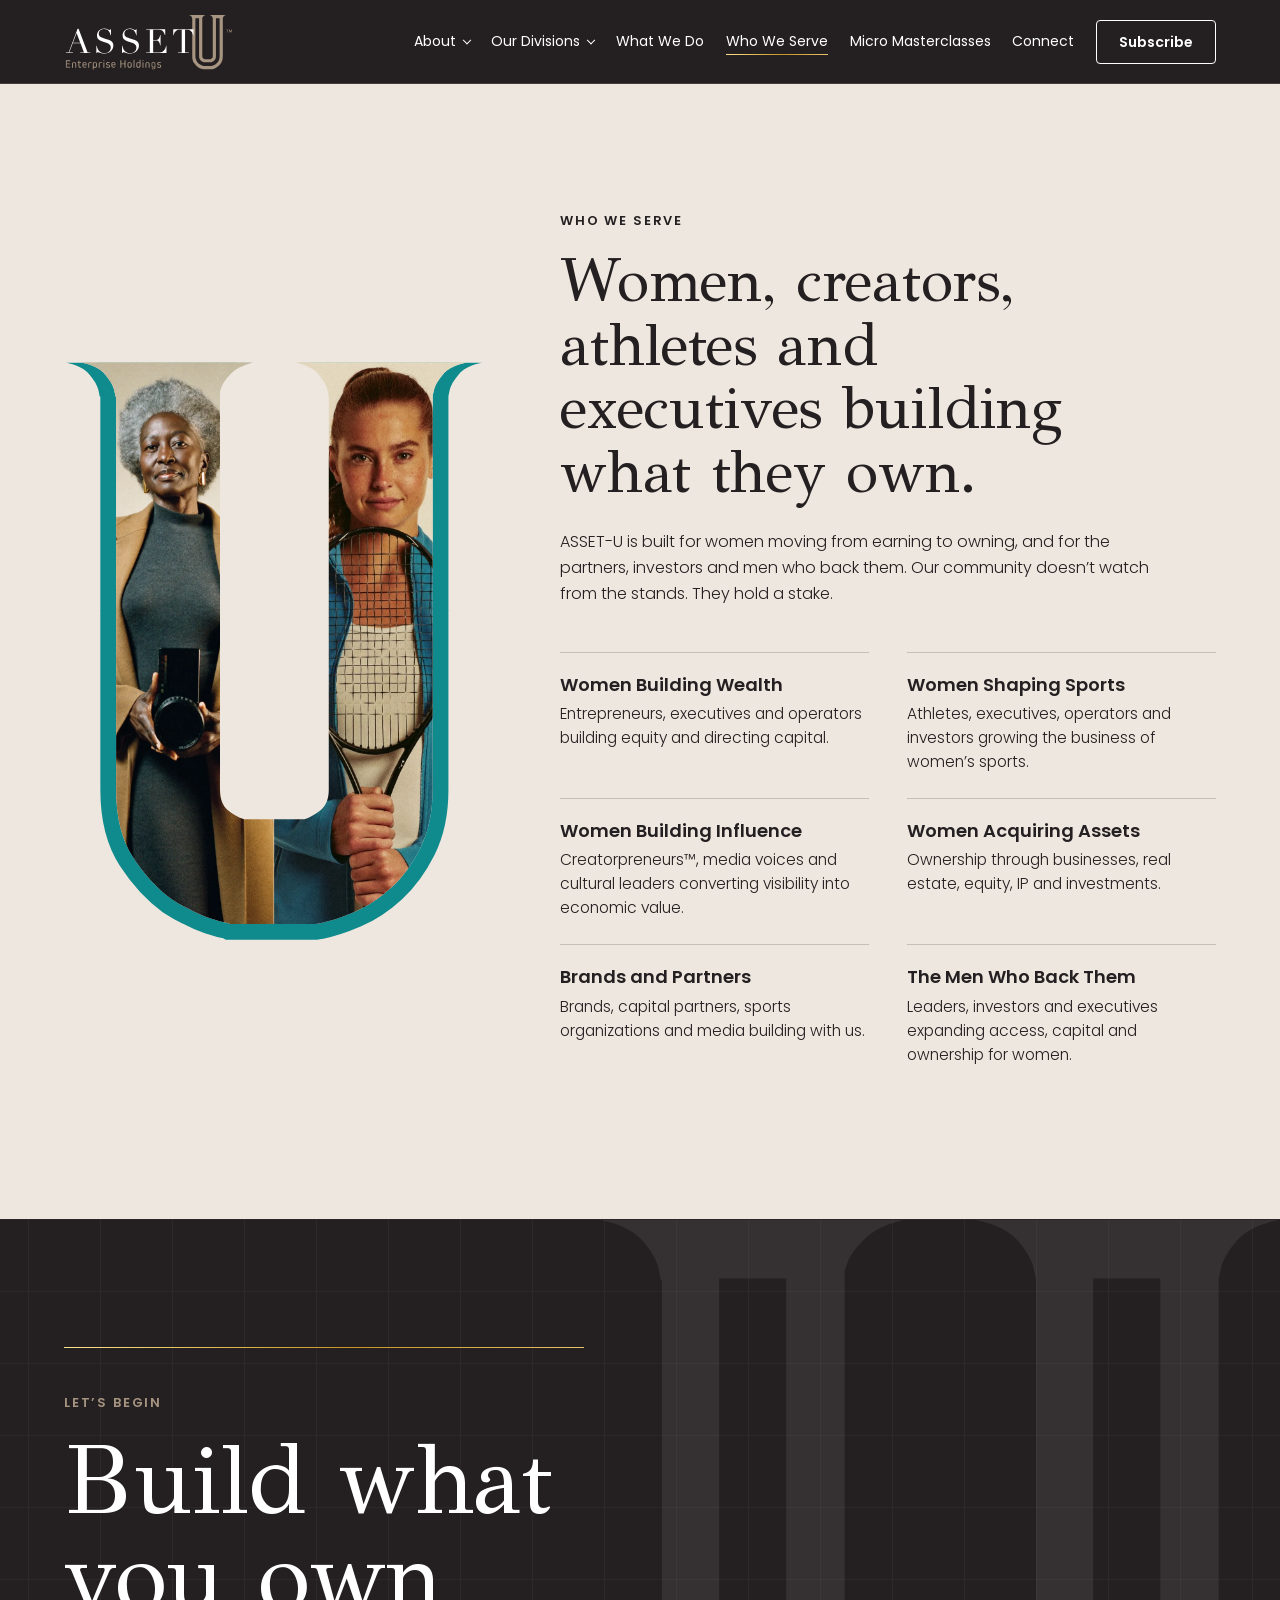
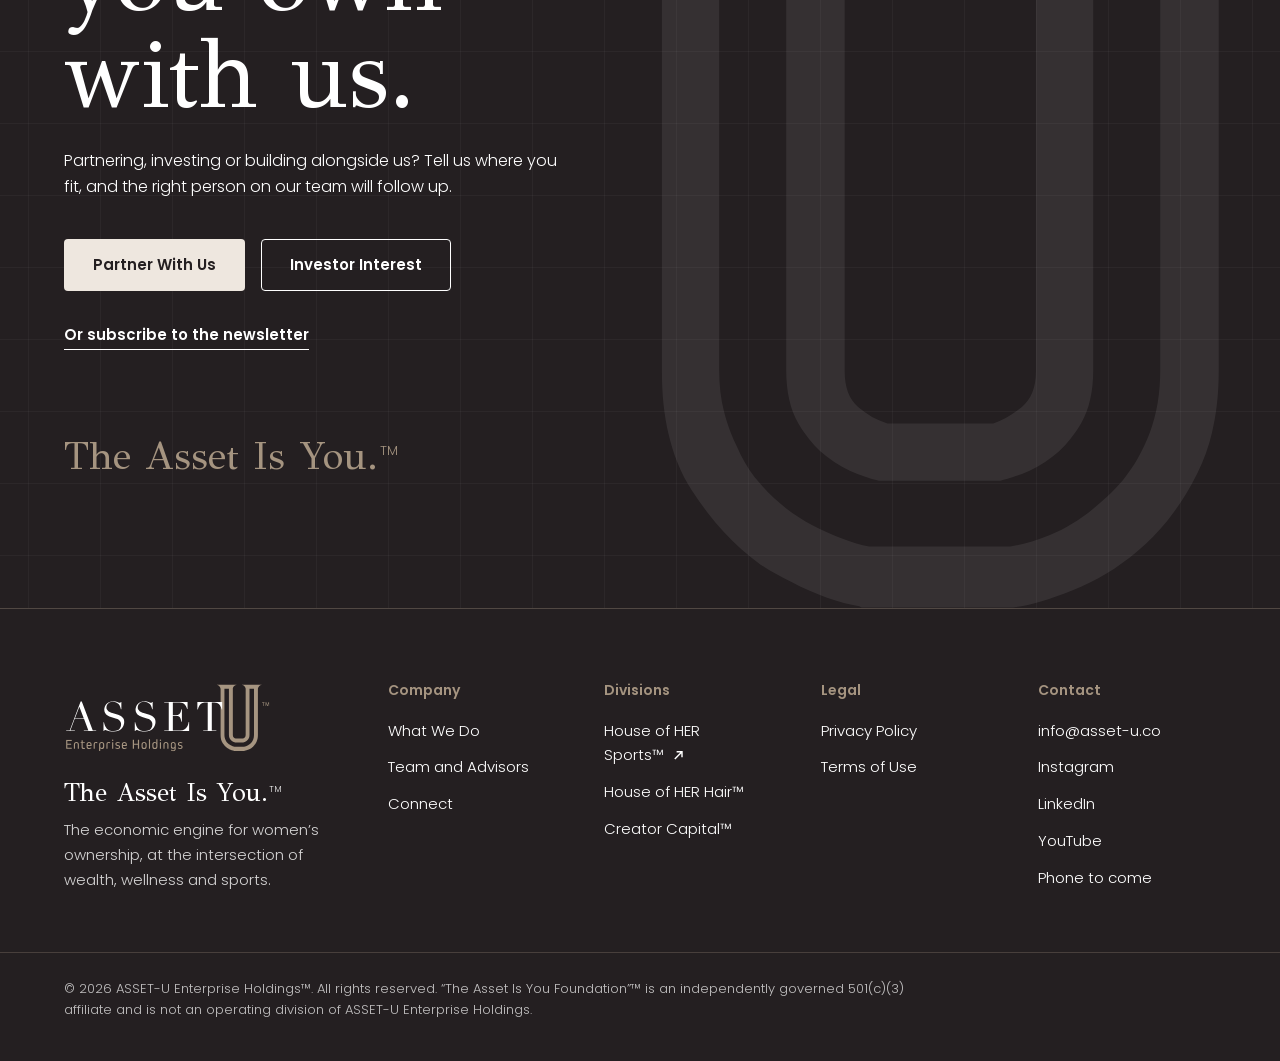
<file: who-we-serve/index.html>
<!doctype html>
<html lang="en"><head><meta charset="utf-8"><meta name="viewport" content="width=device-width,initial-scale=1">
<title>Who We Serve | ASSET-U Enterprise Holdings™</title>
<meta name="description" content="ASSET-U Enterprise Holdings is the economic engine for women's ownership across wealth, wellness and sports. Build. Own. Amplify. Protect.">
<meta name="robots" content="noindex,nofollow"><meta name="theme-color" content="#241F21">
<meta property="og:type" content="website"><meta property="og:title" content="Who We Serve | ASSET-U Enterprise Holdings™">
<meta property="og:description" content="ASSET-U Enterprise Holdings is the economic engine for women's ownership across wealth, wellness and sports. Build. Own. Amplify. Protect.">
<meta property="og:url" content="https://taylormadecreative.github.io/asset-u-website-classic/who-we-serve/"><meta property="og:image" content="https://taylormadecreative.github.io/asset-u-website-classic/img/og.jpg"><meta property="og:image:width" content="1200"><meta property="og:image:height" content="630"><meta property="og:image:alt" content="ASSET U Enterprise Holdings">
<meta name="twitter:card" content="summary_large_image"><meta name="twitter:image" content="https://taylormadecreative.github.io/asset-u-website-classic/img/og.jpg">
<link rel="icon" href="../img/au-favicon.svg" type="image/svg+xml"><link rel="apple-touch-icon" href="../img/au-180.png">
<link rel="preload" href="../fonts/Poppins-300.woff2" as="font" type="font/woff2" crossorigin><link rel="preload" href="../fonts/Poppins-600.woff2" as="font" type="font/woff2" crossorigin>
<link rel="stylesheet" href="../styles.css"><link rel="stylesheet" href="../still.css?v=11"></head><body class="still"><a class="skip" href="#main">Skip to content</a><header class="nav dark"><div class="wrap"><a class="brand" href="../"><span class="lg"><svg role="img" aria-label="ASSET U Enterprise Holdings, back to top" xmlns="http://www.w3.org/2000/svg" viewBox="570 310 790 275"><defs><clipPath id="lga"><path d="M577.898 531H600v35h-22.102Zm0 0"/></clipPath><clipPath id="lgb"><path d="M971 539h20v35.691h-20Zm0 0"/></clipPath><clipPath id="lgc"><path d="M1327 389h15.148v16H1327Zm0 0"/></clipPath><clipPath id="lgd"><path d="M577.898 386H692v113H577.898Zm0 0"/></clipPath></defs><g clip-path="url(#lga)"><path fill="#A69581" d="M595.926 546.441c.617 0 .976.36.976.973v2.102c0 .613-.359.972-.976.972H582.46v11.114h15.719c.617 0 .972.355.972.968v2.102c0 .613-.355.973-.972.973h-19.356c-.613 0-.972-.36-.972-.973v-32.059c0-.613.359-.972.972-.972h19.356c.617 0 .972.359.972.972v2.102c0 .617-.355.972-.972.972h-15.72v10.754Zm0 0"/></g><path fill="#A69581" d="M621.79 549.617c0-4.3-1.642-6.246-5.227-6.246-3.583 0-5.223 1.945-5.223 6.246v15.055c0 .613-.36.973-.973.973h-2.304c-.614 0-.973-.36-.973-.973v-15.516c0-6.144 3.328-9.472 9.472-9.472 6.149 0 9.477 3.328 9.477 9.472v15.516c0 .613-.36.973-.976.973h-2.301c-.617 0-.973-.36-.973-.973ZM648.977 564.059c.207.562.05.921-.461 1.226-1.125.617-2.61.973-4.504.973-5.223 0-7.887-2.762-7.887-8.09v-14.184h-2.664c-.613 0-.973-.359-.973-.972v-1.742c0-.614.36-.973.973-.973h2.664v-5.79c0-.612.36-.972.973-.972h2.304c.614 0 .973.36.973.973v5.789h6.965c.613 0 .972.36.972.973v1.742c0 .613-.359.972-.972.972h-6.965v14.082c0 2.97 1.434 4.508 4.098 4.508.972 0 1.793-.207 2.558-.617.668-.36 1.13-.203 1.332.41ZM669.719 549.82c0-4.453-1.692-6.449-5.328-6.449-3.633 0-5.325 1.996-5.325 6.45v1.077h10.653Zm4.043-.46v4.097c0 .613-.356.973-.973.973h-13.723v1.484c0 4.66 1.895 6.66 6.196 6.66 2.047 0 3.586-.668 5.172-2.101.46-.461.972-.41 1.382.101l1.024 1.281c.36.461.36.973-.05 1.383-2.048 1.996-4.712 3.02-7.68 3.02-6.762 0-10.294-3.278-10.294-9.934v-6.965c0-6.297 3.329-9.675 9.473-9.675s9.473 3.379 9.473 9.675M681.547 548.953c0-6.098 2.918-9.27 8.5-9.27 2.203 0 4.148.512 5.683 1.536.512.36.668.82.31 1.383l-.872 1.484c-.36.562-.82.617-1.383.258-1.023-.617-2.152-.973-3.328-.973-3.176 0-4.66 1.793-4.66 5.633v15.668c0 .613-.36.973-.973.973h-2.304c-.618 0-.973-.36-.973-.973ZM717.035 549.77c0-4.352-1.691-6.399-5.379-6.399-3.738 0-5.43 2.047-5.43 6.399v6.351c0 4.3 1.794 6.453 5.43 6.453 3.688 0 5.38-2.05 5.38-6.453Zm4.25-.41v7.222c0 6.297-3.125 9.676-8.96 9.676-2.665 0-4.712-.871-5.993-2.559h-.105v9.168c0 .613-.356.973-.973.973h-2.305c-.613 0-.972-.36-.972-.973V549.36c0-6.297 3.382-9.68 9.68-9.68 6.25 0 9.628 3.384 9.628 9.68M729.527 548.953c0-6.098 2.918-9.27 8.5-9.27 2.203 0 4.149.512 5.684 1.536.512.36.668.82.309 1.383l-.872 1.484c-.359.562-.82.617-1.382.258-1.024-.617-2.149-.973-3.328-.973-3.176 0-4.66 1.793-4.66 5.633v15.668c0 .613-.36.973-.973.973H730.5c-.613 0-.973-.36-.973-.973ZM751.957 565.645c-.617 0-.973-.36-.973-.973V541.27c0-.614.356-.973.973-.973h2.305c.613 0 .972.36.972.973v23.402c0 .613-.359.973-.972.973Zm-1.535-32.723c0-1.586 1.125-2.715 2.66-2.715 1.59 0 2.715 1.129 2.715 2.715 0 1.539-1.125 2.664-2.715 2.664-1.535 0-2.66-1.125-2.66-2.664M772.336 566.258c-3.992 0-6.863-.922-9.164-2.969-.41-.41-.41-.871-.05-1.332l1.073-1.434c.41-.511.871-.511 1.383-.101 1.586 1.383 3.84 2.152 6.348 2.152 3.125 0 4.918-1.383 4.918-3.894 0-2.254-1.383-3.328-5.582-3.942-5.942-.87-7.989-3.074-7.989-7.476 0-4.61 3.532-7.582 9.012-7.582 2.817 0 5.531.77 7.426 2.152.512.41.562.871.207 1.383l-.977 1.433c-.355.512-.816.567-1.382.157-1.329-.922-3.02-1.434-4.864-1.434-3.379 0-5.172 1.383-5.172 3.89 0 2.048 1.332 3.071 5.375 3.637 6.043.817 8.196 3.172 8.196 7.782 0 4.66-3.38 7.578-8.758 7.578M802.445 549.82c0-4.453-1.687-6.449-5.324-6.449s-5.324 1.996-5.324 6.45v1.077h10.648Zm4.047-.46v4.097c0 .613-.36.973-.972.973h-13.723v1.484c0 4.66 1.894 6.66 6.195 6.66 2.047 0 3.582-.668 5.172-2.101.461-.461.973-.41 1.383.101l1.023 1.281c.36.461.36.973-.05 1.383-2.047 1.996-4.711 3.02-7.684 3.02-6.758 0-10.29-3.278-10.29-9.934v-6.965c0-6.297 3.329-9.675 9.474-9.675s9.472 3.379 9.472 9.675M852.527 564.672c0 .613-.359.973-.972.973h-2.664c-.614 0-.973-.36-.973-.973v-14.235h-14.594v14.235c0 .613-.355.973-.972.973h-2.664c-.614 0-.973-.36-.973-.973v-32.059c0-.613.36-.972.972-.972h2.665c.617 0 .972.359.972.972v13.778h14.594v-13.778c0-.613.36-.972.973-.972h2.664c.613 0 .972.359.972.972ZM876.7 549.82c0-4.402-1.692-6.449-5.43-6.449-3.688 0-5.375 2.047-5.375 6.45v6.35c0 4.352 1.687 6.403 5.375 6.403 3.738 0 5.43-2.05 5.43-6.402Zm4.25-.46v7.273c0 6.246-3.384 9.625-9.68 9.625-6.247 0-9.63-3.38-9.63-9.625v-7.274c0-6.297 3.383-9.675 9.63-9.675 6.296 0 9.68 3.379 9.68 9.675M890.422 565.645c-.617 0-.973-.36-.973-.973v-33.899c0-.617.356-.972.973-.972h2.3c.618 0 .977.355.977.972v33.899c0 .613-.36.973-.976.973ZM917.254 549.82c0-4.3-1.793-6.449-5.43-6.449-3.687 0-5.375 2.047-5.375 6.45v6.35c0 4.352 1.688 6.403 5.375 6.403 3.739 0 5.43-2.05 5.43-6.402Zm3.277-20.02c.614 0 .973.356.973.973v25.809c0 6.297-3.379 9.676-9.68 9.676-6.246 0-9.625-3.38-9.625-9.676v-7.223c0-6.297 3.121-9.675 8.961-9.675 2.664 0 4.711.87 5.992 2.558h.102v-11.469c0-.617.36-.972.973-.972ZM931.64 565.645c-.613 0-.972-.36-.972-.973V541.27c0-.614.36-.973.973-.973h2.304c.617 0 .973.36.973.973v23.402c0 .613-.356.973-.973.973Zm-1.535-32.723c0-1.586 1.125-2.715 2.665-2.715 1.585 0 2.714 1.129 2.714 2.715 0 1.539-1.129 2.664-2.714 2.664-1.54 0-2.665-1.125-2.665-2.664M958.781 549.617c0-4.3-1.636-6.246-5.222-6.246s-5.223 1.945-5.223 6.246v15.055c0 .613-.36.973-.973.973h-2.304c-.614 0-.973-.36-.973-.973v-15.516c0-6.144 3.328-9.472 9.473-9.472 6.144 0 9.472 3.328 9.472 9.472v15.516c0 .613-.355.973-.972.973h-2.305c-.613 0-.973-.36-.973-.973Zm0 0"/><g clip-path="url(#lgb)"><path fill="#A69581" d="M986.332 555.3v-5.53c0-4.352-1.691-6.399-5.43-6.399-3.687 0-5.375 2.047-5.375 6.399v5.53c0 4.403 1.688 6.454 5.375 6.454 3.637 0 5.43-2.152 5.43-6.453m4.25-5.942v16.032c0 5.632-3.637 9.062-9.629 9.062-3.379 0-6.195-.973-8.293-2.816q-.69-.615-.156-1.383l.973-1.383c.359-.562.82-.613 1.332-.152 1.691 1.383 3.586 2.047 5.89 2.047 3.688 0 5.633-2.047 5.633-5.684v-2.203h-.102c-1.28 1.691-3.328 2.562-5.992 2.562-5.836 0-8.96-3.382-8.96-9.68v-6.402c0-6.297 3.378-9.675 9.624-9.675 6.301 0 9.68 3.379 9.68 9.675"/></g><path fill="#A69581" d="M1007.43 566.258c-3.996 0-6.864-.922-9.168-2.969-.41-.41-.41-.871-.051-1.332l1.074-1.434c.41-.511.871-.511 1.383-.101 1.59 1.383 3.84 2.152 6.352 2.152 3.125 0 4.914-1.383 4.914-3.894 0-2.254-1.38-3.328-5.579-3.942-5.94-.87-7.992-3.074-7.992-7.476 0-4.61 3.535-7.582 9.016-7.582 2.816 0 5.531.77 7.426 2.152.511.41.562.871.203 1.383l-.973 1.433c-.36.512-.82.567-1.383.157-1.332-.922-3.02-1.434-4.863-1.434-3.383 0-5.172 1.383-5.172 3.89 0 2.048 1.328 3.071 5.375 3.637 6.043.817 8.196 3.172 8.196 7.782 0 4.66-3.383 7.578-8.758 7.578M1320.824 403.676c0 .258-.148.406-.406.406h-1.117c-.258 0-.406-.148-.406-.406v-12.153h-3.5c-.258 0-.41-.152-.41-.41v-.879c0-.257.152-.406.41-.406h8.953c.257 0 .406.149.406.406v.88c0 .257-.149.41-.406.41h-3.524Zm0 0"/><g clip-path="url(#lgc)"><path fill="#A69581" d="M1341.742 389.828c.258 0 .406.149.406.406v13.442c0 .258-.148.406-.406.406h-1.117c-.258 0-.41-.148-.41-.406v-11.121h-.043l-4.184 11.207a.465.465 0 0 1-.472.32h-.989c-.238 0-.386-.105-.472-.32l-4.188-11.207h-.043v11.12c0 .259-.152.407-.406.407h-1.074c-.258 0-.41-.148-.41-.406v-13.442c0-.257.152-.406.41-.406h2.168c.234 0 .386.106.472.32l4.059 11.059h.043l4.059-11.059c.085-.214.234-.32.472-.32Zm0 0"/></g><path class="lu" fill="#A69581" d="M1284.777 513.324v-174.34h-16.898v174.34c0 5.531-1.031 10.04-3.074 13.52q-3.077 5.226-7.067 8.297c-2.664 2.043-5.277 3.53-7.836 4.453q-3.841 1.382-5.375 1.691h-30.722q-1.542-.31-5.375-1.691c-2.567-.922-5.176-2.41-7.836-4.453-2.664-2.047-5.024-4.813-7.067-8.297-2.05-3.48-3.07-7.989-3.07-13.52v-174.34h-16.902v174.34c0 3.895.41 7.426 1.23 10.602a45.6 45.6 0 0 0 3.38 9.062q1.534 3.685 4.3 7.371c4.3 5.328 9.164 9.371 14.594 12.137 5.425 2.77 10.187 4.559 14.285 5.379h35.64c2.868-.414 6.196-1.383 9.985-2.918 3.789-1.539 7.422-3.742 10.91-6.605a113 113 0 0 0 3.684-3.227 45 45 0 0 0 3.687-3.84c2.867-3.488 5.172-7.531 6.914-12.137 1.738-4.609 2.613-9.878 2.613-15.824m-46.394-189.086h76.195c-4.918 1.028-8.45 2.817-10.601 5.38-2.149 2.562-3.43 4.773-3.84 6.616q-.615 2.767-.614 3.075v174.57c0 9.84-1.796 18.351-5.378 25.527q-5.38 10.76-13.055 17.84c-5.121 4.707-10.555 8.297-16.285 10.762-5.739 2.457-10.754 4.101-15.055 4.922l-2.148.308h-38.098l-.617-.308c-2.457-.414-5.176-1.13-8.14-2.153q-4.46-1.545-9.063-4a57 57 0 0 1-7.68-4.304q-9.836-7.08-17.363-18.762c-5.02-7.793-7.524-17.738-7.524-29.832v-174.57h-.308q-.002-.307-.614-3.075c-.414-1.843-1.691-4.054-3.843-6.617-2.149-2.562-5.684-4.351-10.598-5.379h76.195c-4.3 1.028-7.527 2.61-9.676 4.762q-3.228 3.223-4.148 5.527-.926 2.309-.926 2.614v176.492q-.002 6.145 3.383 9.062 3.377 2.924 7.375 4.149h26.727q3.686-1.226 7.218-4.149 3.535-2.917 3.535-9.062v-174.34q-.001-.306-.617-3.074c-.41-1.844-1.687-4.04-3.84-6.606-2.148-2.558-5.683-4.347-10.597-5.375"/><g clip-path="url(#lgd)"><path fill="#FFF" d="m627.73 406.629-16.882 44.66h33.761Zm-49.878 89.473h13.503l41.438-109.887h3.684l41.742 109.887h13.66v2.148h-47.27v-2.148h17.036l-16.114-42.664h-35.605l-16.114 42.664h17.036v2.148h-32.996Zm0 0"/></g><path fill="#FFF" d="M718.582 465.254h1.688q1.687 8.286 4.375 13.965c1.789 3.785 3.761 6.906 5.906 9.36 2.152 2.456 4.398 4.35 6.754 5.679 2.351 1.332 4.73 2.3 7.136 2.918q3.603.92 6.907 1.074 3.298.152 6.215.152c5.421 0 9.875-.82 13.351-2.457 3.48-1.632 6.242-3.707 8.29-6.215 2.042-2.503 3.476-5.218 4.296-8.132q1.226-4.372 1.227-8.059 0-5.368-1.993-9.207c-1.332-2.559-3.02-4.73-5.066-6.523a28.4 28.4 0 0 0-6.676-4.372c-2.406-1.128-4.68-1.996-6.832-2.609l-17.648-5.375c-8.285-2.555-14.555-5.93-18.797-10.129q-6.37-6.288-6.371-16.879 0-6.906 2.457-12.816 2.451-5.908 6.906-10.203c2.965-2.863 6.523-5.117 10.664-6.754q6.217-2.456 13.582-2.457 5.372 0 8.98.922 3.603.92 6.215 2.07l4.68 2.074q2.074.921 4.223.922 1.992 0 2.683-.539c.461-.355 1.098-1.254 1.918-2.687h2.149v27.78h-1.84a45.6 45.6 0 0 0-3.149-10.667q-2.226-5.14-5.753-9.055c-2.356-2.61-5.196-4.703-8.52-6.293-3.324-1.582-7.187-2.379-11.586-2.379-2.453 0-5.168.336-8.133 1a25.7 25.7 0 0 0-8.289 3.453q-3.837 2.456-6.367 6.446-2.53 3.992-2.531 10.129 0 4.91 1.992 8.363a19.4 19.4 0 0 0 5.145 5.832c2.093 1.586 4.449 2.914 7.058 3.988a91 91 0 0 0 7.902 2.84l18.57 5.832q2.914.924 7.368 2.457c2.969 1.024 5.855 2.559 8.672 4.606 2.812 2.046 5.219 4.753 7.21 8.132q2.994 5.063 2.993 12.891c0 4.813-.895 9.387-2.684 13.734a34.4 34.4 0 0 1-7.75 11.512q-5.063 4.987-12.277 7.98-7.217 2.994-16.27 2.993-3.224-.001-5.675-.078c-1.64-.051-3.172-.18-4.606-.383a124 124 0 0 1-4.297-.692q-2.15-.38-4.757-1.148a164 164 0 0 1-6.602-2.148q-3.528-1.23-6.137-1.23c-1.535 0-2.586.308-3.144.921q-.851.921-1.461 2.457h-2.301ZM836.293 465.254h1.687q1.687 8.286 4.372 13.965 2.688 5.678 5.91 9.36 3.221 3.685 6.754 5.679c2.351 1.332 4.73 2.3 7.136 2.918q3.603.92 6.907 1.074c2.195.102 4.27.152 6.214.152q8.132 0 13.352-2.457c3.477-1.632 6.238-3.707 8.29-6.215 2.042-2.503 3.476-5.218 4.296-8.132q1.225-4.372 1.226-8.059-.001-5.368-1.996-9.207c-1.332-2.559-3.02-4.73-5.062-6.523a28.6 28.6 0 0 0-6.676-4.372q-3.609-1.69-6.832-2.609l-17.648-5.375q-12.433-3.832-18.801-10.129-6.368-6.288-6.367-16.879c0-4.605.816-8.875 2.457-12.816 1.633-3.938 3.937-7.34 6.902-10.203 2.969-2.863 6.524-5.117 10.668-6.754q6.217-2.456 13.582-2.457c3.578 0 6.574.308 8.977.922q3.605.92 6.214 2.07l4.684 2.074q2.068.921 4.219.922 1.994 0 2.687-.539c.461-.355 1.098-1.254 1.918-2.687h2.149v27.78h-1.844a45.8 45.8 0 0 0-3.145-10.667q-2.226-5.14-5.753-9.055c-2.356-2.61-5.196-4.703-8.52-6.293-3.324-1.582-7.187-2.379-11.586-2.379-2.457 0-5.168.336-8.133 1a25.7 25.7 0 0 0-8.289 3.453q-3.837 2.456-6.367 6.446-2.536 3.992-2.535 10.129-.001 4.91 1.996 8.363a19.4 19.4 0 0 0 5.14 5.832q3.148 2.378 7.063 3.988a90 90 0 0 0 7.902 2.84l18.57 5.832q2.914.924 7.368 2.457 4.448 1.536 8.668 4.606c2.816 2.046 5.219 4.753 7.215 8.132q2.993 5.063 2.992 12.891c0 4.813-.899 9.387-2.684 13.734a34.4 34.4 0 0 1-7.75 11.512q-5.068 4.987-12.28 7.98-7.214 2.994-16.267 2.993-3.223-.001-5.68-.078a42 42 0 0 1-4.6-.383 123 123 0 0 1-4.298-.692c-1.437-.253-3.02-.636-4.761-1.148a162 162 0 0 1-6.598-2.148c-2.356-.82-4.399-1.23-6.137-1.23q-2.304 0-3.148.921-.846.921-1.457 2.457h-2.301ZM947.094 496.102h17.035V391.129h-17.035v-2.152h87.785v26.55h-1.688q-1.994-5.982-4.293-10.511c-1.539-3.016-3.378-5.575-5.527-7.672-2.148-2.098-4.707-3.656-7.676-4.684q-4.45-1.53-10.742-1.531h-25.476v47.422h9.976q5.061-.001 8.594-.922c2.351-.613 4.375-1.766 6.062-3.453q2.532-2.53 4.297-6.906 1.765-4.373 3.453-11.282h1.688v47.73h-1.688a251 251 0 0 0-2.226-8.593q-1.149-4.144-3.223-7.367-2.07-3.224-5.523-5.14c-2.301-1.282-5.297-1.919-8.977-1.919h-12.433v55.403h29.007q8.437 0 14.043-3.61c3.73-2.402 6.778-5.265 9.133-8.594 2.348-3.32 4.09-6.777 5.215-10.359 1.125-3.578 1.844-6.547 2.148-8.898h1.688v33.609h-93.617ZM1093.656 496.102h17.035V391.129h-8.898c-2.047 0-4.352.18-6.906.535q-3.837.539-7.75 2.992c-2.61 1.637-5.117 4.223-7.52 7.75q-3.61 5.298-6.219 14.656h-1.687v-28.085h93.312v28.086h-1.687q-2.614-9.359-6.219-14.657c-2.406-3.527-4.91-6.113-7.52-7.75s-5.195-2.633-7.75-2.992q-3.836-.534-6.906-.535h-8.902v104.973h17.04v2.148h-49.423Zm0 0"/></svg></span></a><button class="burger" aria-expanded="false" aria-controls="menu"><span></span><span></span><em class="sr">Menu</em></button><nav class="links" id="menu" aria-label="Main"><div class="it"><a href="../about/" data-track="nav_click">About<i class="car" aria-hidden="true"></i></a><div class="drop"><a href="../about/#our-story" data-track="nav_click">Our Story</a><a href="../about/#team" data-track="nav_click">Team and Advisors</a></div></div><div class="it"><a href="../our-divisions/" data-track="nav_click">Our Divisions<i class="car" aria-hidden="true"></i></a><div class="drop"><a href="../our-divisions/#d1" data-track="nav_click">ASSET-U Education</a><a href="../our-divisions/#d2" data-track="nav_click">ASSET-U Brand House</a><a href="../our-divisions/#d3" data-track="nav_click">ASSET-U Studios</a><a href="../our-divisions/#d4" data-track="nav_click">ASSET-U Ventures™</a></div></div><div class="it"><a href="../what-we-do/" data-track="nav_click">What We Do</a></div><div class="it"><a href="../who-we-serve/" data-track="nav_click" aria-current="page">Who We Serve</a></div><div class="it"><a href="../micro-masterclasses/" data-track="nav_click">Micro Masterclasses</a></div><div class="it"><a href="../connect/" data-track="nav_click">Connect</a></div><a class="btn btn-line" href="../connect/#subscribe" data-track="subscribe_click">Subscribe</a></nav></div></header><main id="main"><section class="serve bone pad" id="who-we-serve"><div class="wrap"><div class="serve-u"><svg viewBox="1136 324 186 257" role="img" aria-label="Women executives, athletes and creators, the ASSET-U community building ownership in wealth, wellness and sports."><defs><clipPath id="sc"><path d="M 1238.38 324.24 L 1314.58 324.24 C 1309.66 325.27 1306.13 327.05 1303.98 329.62 C 1301.83 332.18 1300.55 334.39 1300.14 336.23 C 1299.73 338.08 1299.52 339.11 1299.52 339.31 L 1299.52 513.88 C 1299.52 523.72 1297.73 532.23 1294.14 539.41 C 1290.56 546.58 1286.21 552.53 1281.09 557.25 C 1275.97 561.95 1270.54 565.54 1264.8 568.01 C 1259.07 570.46 1254.05 572.11 1249.75 572.93 L 1247.6 573.24 L 1209.5 573.24 L 1208.89 572.93 C 1206.43 572.52 1203.71 571.8 1200.75 570.78 C 1197.77 569.75 1194.75 568.41 1191.68 566.78 C 1189.02 565.54 1186.46 564.11 1184 562.47 C 1177.45 557.75 1171.66 551.5 1166.64 543.71 C 1161.62 535.92 1159.12 525.97 1159.12 513.88 L 1159.12 339.31 L 1158.81 339.31 C 1158.81 339.11 1158.6 338.08 1158.2 336.23 C 1157.78 334.39 1156.5 332.18 1154.35 329.62 C 1152.2 327.05 1148.67 325.27 1143.75 324.24 L 1219.95 324.24 C 1215.65 325.27 1212.42 326.85 1210.27 329 C 1208.12 331.15 1206.74 332.99 1206.12 334.53 C 1205.51 336.07 1205.2 336.94 1205.2 337.14 L 1205.2 513.63 C 1205.2 517.73 1206.32 520.75 1208.58 522.7 C 1210.83 524.64 1213.29 526.03 1215.96 526.84 L 1242.68 526.84 C 1245.14 526.03 1247.55 524.64 1249.9 522.7 C 1252.26 520.75 1253.44 517.73 1253.44 513.63 L 1253.44 339.29 C 1253.44 339.09 1253.23 338.06 1252.82 336.22 C 1252.41 334.38 1251.13 332.18 1248.98 329.61 C 1246.83 327.05 1243.3 325.27 1238.38 324.24Z"/></clipPath><clipPath id="st"><rect x="1120" y="324.24" width="218" height="110"/></clipPath><clipPath id="se"><rect x="1120" y="434" width="218" height="170"/></clipPath></defs>
<g class="u-edge"><g clip-path="url(#st)"><path d="M 1238.38 324.24 L 1314.58 324.24 C 1309.66 325.27 1306.13 327.05 1303.98 329.62 C 1301.83 332.18 1300.55 334.39 1300.14 336.23 C 1299.73 338.08 1299.52 339.11 1299.52 339.31 L 1299.52 513.88 C 1299.52 523.72 1297.73 532.23 1294.14 539.41 C 1290.56 546.58 1286.21 552.53 1281.09 557.25 C 1275.97 561.95 1270.54 565.54 1264.8 568.01 C 1259.07 570.46 1254.05 572.11 1249.75 572.93 L 1247.6 573.24 L 1209.5 573.24 L 1208.89 572.93 C 1206.43 572.52 1203.71 571.8 1200.75 570.78 C 1197.77 569.75 1194.75 568.41 1191.68 566.78 C 1189.02 565.54 1186.46 564.11 1184 562.47 C 1177.45 557.75 1171.66 551.5 1166.64 543.71 C 1161.62 535.92 1159.12 525.97 1159.12 513.88 L 1159.12 339.31 L 1158.81 339.31 C 1158.81 339.11 1158.6 338.08 1158.2 336.23 C 1157.78 334.39 1156.5 332.18 1154.35 329.62 C 1152.2 327.05 1148.67 325.27 1143.75 324.24 L 1219.95 324.24 C 1215.65 325.27 1212.42 326.85 1210.27 329 C 1208.12 331.15 1206.74 332.99 1206.12 334.53 C 1205.51 336.07 1205.2 336.94 1205.2 337.14 L 1205.2 513.63 C 1205.2 517.73 1206.32 520.75 1208.58 522.7 C 1210.83 524.64 1213.29 526.03 1215.96 526.84 L 1242.68 526.84 C 1245.14 526.03 1247.55 524.64 1249.9 522.7 C 1252.26 520.75 1253.44 517.73 1253.44 513.63 L 1253.44 339.29 C 1253.44 339.09 1253.23 338.06 1252.82 336.22 C 1252.41 334.38 1251.13 332.18 1248.98 329.61 C 1246.83 327.05 1243.3 325.27 1238.38 324.24Z" fill="#0F8B8D" transform="translate(-7 0)"/><path d="M 1238.38 324.24 L 1314.58 324.24 C 1309.66 325.27 1306.13 327.05 1303.98 329.62 C 1301.83 332.18 1300.55 334.39 1300.14 336.23 C 1299.73 338.08 1299.52 339.11 1299.52 339.31 L 1299.52 513.88 C 1299.52 523.72 1297.73 532.23 1294.14 539.41 C 1290.56 546.58 1286.21 552.53 1281.09 557.25 C 1275.97 561.95 1270.54 565.54 1264.8 568.01 C 1259.07 570.46 1254.05 572.11 1249.75 572.93 L 1247.6 573.24 L 1209.5 573.24 L 1208.89 572.93 C 1206.43 572.52 1203.71 571.8 1200.75 570.78 C 1197.77 569.75 1194.75 568.41 1191.68 566.78 C 1189.02 565.54 1186.46 564.11 1184 562.47 C 1177.45 557.75 1171.66 551.5 1166.64 543.71 C 1161.62 535.92 1159.12 525.97 1159.12 513.88 L 1159.12 339.31 L 1158.81 339.31 C 1158.81 339.11 1158.6 338.08 1158.2 336.23 C 1157.78 334.39 1156.5 332.18 1154.35 329.62 C 1152.2 327.05 1148.67 325.27 1143.75 324.24 L 1219.95 324.24 C 1215.65 325.27 1212.42 326.85 1210.27 329 C 1208.12 331.15 1206.74 332.99 1206.12 334.53 C 1205.51 336.07 1205.2 336.94 1205.2 337.14 L 1205.2 513.63 C 1205.2 517.73 1206.32 520.75 1208.58 522.7 C 1210.83 524.64 1213.29 526.03 1215.96 526.84 L 1242.68 526.84 C 1245.14 526.03 1247.55 524.64 1249.9 522.7 C 1252.26 520.75 1253.44 517.73 1253.44 513.63 L 1253.44 339.29 C 1253.44 339.09 1253.23 338.06 1252.82 336.22 C 1252.41 334.38 1251.13 332.18 1248.98 329.61 C 1246.83 327.05 1243.3 325.27 1238.38 324.24Z" fill="#0F8B8D" transform="translate(7 0)"/></g><g clip-path="url(#se)"><path d="M 1238.38 324.24 L 1314.58 324.24 C 1309.66 325.27 1306.13 327.05 1303.98 329.62 C 1301.83 332.18 1300.55 334.39 1300.14 336.23 C 1299.73 338.08 1299.52 339.11 1299.52 339.31 L 1299.52 513.88 C 1299.52 523.72 1297.73 532.23 1294.14 539.41 C 1290.56 546.58 1286.21 552.53 1281.09 557.25 C 1275.97 561.95 1270.54 565.54 1264.8 568.01 C 1259.07 570.46 1254.05 572.11 1249.75 572.93 L 1247.6 573.24 L 1209.5 573.24 L 1208.89 572.93 C 1206.43 572.52 1203.71 571.8 1200.75 570.78 C 1197.77 569.75 1194.75 568.41 1191.68 566.78 C 1189.02 565.54 1186.46 564.11 1184 562.47 C 1177.45 557.75 1171.66 551.5 1166.64 543.71 C 1161.62 535.92 1159.12 525.97 1159.12 513.88 L 1159.12 339.31 L 1158.81 339.31 C 1158.81 339.11 1158.6 338.08 1158.2 336.23 C 1157.78 334.39 1156.5 332.18 1154.35 329.62 C 1152.2 327.05 1148.67 325.27 1143.75 324.24 L 1219.95 324.24 C 1215.65 325.27 1212.42 326.85 1210.27 329 C 1208.12 331.15 1206.74 332.99 1206.12 334.53 C 1205.51 336.07 1205.2 336.94 1205.2 337.14 L 1205.2 513.63 C 1205.2 517.73 1206.32 520.75 1208.58 522.7 C 1210.83 524.64 1213.29 526.03 1215.96 526.84 L 1242.68 526.84 C 1245.14 526.03 1247.55 524.64 1249.9 522.7 C 1252.26 520.75 1253.44 517.73 1253.44 513.63 L 1253.44 339.29 C 1253.44 339.09 1253.23 338.06 1252.82 336.22 C 1252.41 334.38 1251.13 332.18 1248.98 329.61 C 1246.83 327.05 1243.3 325.27 1238.38 324.24Z" fill="#0F8B8D" stroke="#0F8B8D" stroke-width="14"/></g><path d="M 1219.95 324.24 C 1215.65 325.27 1212.42 326.85 1210.27 329 C 1208.12 331.15 1206.74 332.99 1206.12 334.53 C 1205.51 336.07 1205.2 336.94 1205.2 337.14 L 1205.2 513.63 C 1205.2 517.73 1206.32 520.75 1208.58 522.7 C 1210.83 524.64 1213.29 526.03 1215.96 526.84 L 1242.68 526.84 C 1245.14 526.03 1247.55 524.64 1249.9 522.7 C 1252.26 520.75 1253.44 517.73 1253.44 513.63 L 1253.44 339.29 C 1253.44 339.09 1253.23 338.06 1252.82 336.22 C 1252.41 334.38 1251.13 332.18 1248.98 329.61 C 1246.83 327.05 1243.3 325.27 1238.38 324.24 Z" fill="#EEE7DF" stroke="#EEE7DF" stroke-width="1"/></g>
<linearGradient id="sg" x1="0" y1="0" x2="1" y2="1"><stop offset="0" stop-color="#F9E389"/><stop offset=".55" stop-color="#C99425"/><stop offset="1" stop-color="#E6C268"/></linearGradient><g class="u-pics"><g clip-path="url(#sc)"><rect x="1136" y="324" width="186" height="250" fill="#EEE7DF"/>
<g class="leg l"><image href="../img/leg-creator.webp" x="1135" y="324" width="94" height="250" preserveAspectRatio="xMidYMin slice"/></g><g class="leg r"><image href="../img/leg-athlete.webp" x="1229.2" y="324" width="94" height="250" preserveAspectRatio="xMidYMin slice"/></g></g></g><path class="u-counter" d="M 1219.95 324.24 C 1215.65 325.27 1212.42 326.85 1210.27 329 C 1208.12 331.15 1206.74 332.99 1206.12 334.53 C 1205.51 336.07 1205.2 336.94 1205.2 337.14 L 1205.2 513.63 C 1205.2 517.73 1206.32 520.75 1208.58 522.7 C 1210.83 524.64 1213.29 526.03 1215.96 526.84 L 1242.68 526.84 C 1245.14 526.03 1247.55 524.64 1249.9 522.7 C 1252.26 520.75 1253.44 517.73 1253.44 513.63 L 1253.44 339.29 C 1253.44 339.09 1253.23 338.06 1252.82 336.22 C 1252.41 334.38 1251.13 332.18 1248.98 329.61 C 1246.83 327.05 1243.3 325.27 1238.38 324.24 Z" fill="none"/><path class="u-draw" d="M 1238.38 324.24 L 1314.58 324.24 C 1309.66 325.27 1306.13 327.05 1303.98 329.62 C 1301.83 332.18 1300.55 334.39 1300.14 336.23 C 1299.73 338.08 1299.52 339.11 1299.52 339.31 L 1299.52 513.88 C 1299.52 523.72 1297.73 532.23 1294.14 539.41 C 1290.56 546.58 1286.21 552.53 1281.09 557.25 C 1275.97 561.95 1270.54 565.54 1264.8 568.01 C 1259.07 570.46 1254.05 572.11 1249.75 572.93 L 1247.6 573.24 L 1209.5 573.24 L 1208.89 572.93 C 1206.43 572.52 1203.71 571.8 1200.75 570.78 C 1197.77 569.75 1194.75 568.41 1191.68 566.78 C 1189.02 565.54 1186.46 564.11 1184 562.47 C 1177.45 557.75 1171.66 551.5 1166.64 543.71 C 1161.62 535.92 1159.12 525.97 1159.12 513.88 L 1159.12 339.31 L 1158.81 339.31 C 1158.81 339.11 1158.6 338.08 1158.2 336.23 C 1157.78 334.39 1156.5 332.18 1154.35 329.62 C 1152.2 327.05 1148.67 325.27 1143.75 324.24 L 1219.95 324.24 C 1215.65 325.27 1212.42 326.85 1210.27 329 C 1208.12 331.15 1206.74 332.99 1206.12 334.53 C 1205.51 336.07 1205.2 336.94 1205.2 337.14 L 1205.2 513.63 C 1205.2 517.73 1206.32 520.75 1208.58 522.7 C 1210.83 524.64 1213.29 526.03 1215.96 526.84 L 1242.68 526.84 C 1245.14 526.03 1247.55 524.64 1249.9 522.7 C 1252.26 520.75 1253.44 517.73 1253.44 513.63 L 1253.44 339.29 C 1253.44 339.09 1253.23 338.06 1252.82 336.22 C 1252.41 334.38 1251.13 332.18 1248.98 329.61 C 1246.83 327.05 1243.3 325.27 1238.38 324.24Z" pathLength="1" fill="none" stroke="url(#sg)" stroke-width="1.6"/></svg></div>
<div><p class="label">Who we serve</p><h1>Women, creators, athletes and executives building what they own.</h1><div class="copy"><p><span class="nb">ASSET-U</span> is built for women moving from earning to owning, and for the partners, investors and men who back them. Our community doesn’t watch from the stands. They hold a stake.</p></div><ul class="tiles"><li><b>Women Building Wealth</b><span>Entrepreneurs, executives and operators building equity and directing capital.</span></li><li><b>Women Shaping Sports</b><span>Athletes, executives, operators and investors growing the business of women’s sports.</span></li><li><b>Women Building Influence</b><span>Creatorpreneurs™, media voices and cultural leaders converting visibility into economic value.</span></li><li><b>Women Acquiring Assets</b><span>Ownership through businesses, real estate, equity, IP and investments.</span></li><li><b>Brands and Partners</b><span>Brands, capital partners, sports organizations and media building with us.</span></li><li><b>The Men Who Back Them</b><span>Leaders, investors and executives expanding access, capital and ownership for women.</span></li></ul></div></div></section><section class="connect dark pad grid-bg" id="connect"><svg class="mark" viewBox="1143 324 172 249.5" aria-hidden="true"><path fill="#fff" d="M 1284.78 513.32 L 1284.78 338.98 L 1267.88 338.98 L 1267.88 513.32 C 1267.88 518.86 1266.85 523.36 1264.8 526.84 C 1262.75 530.33 1260.4 533.09 1257.74 535.14 C 1255.07 537.18 1252.46 538.67 1249.9 539.59 C 1247.34 540.52 1245.55 541.08 1244.53 541.29 L 1213.8 541.29 C 1212.78 541.08 1210.98 540.52 1208.43 539.59 C 1205.86 538.67 1203.25 537.18 1200.59 535.14 C 1197.93 533.09 1195.57 530.33 1193.53 526.84 C 1191.48 523.36 1190.46 518.86 1190.46 513.32 L 1190.46 338.98 L 1173.55 338.98 L 1173.55 513.32 C 1173.55 517.22 1173.96 520.75 1174.79 523.93 C 1175.6 527.1 1176.73 530.12 1178.16 532.99 C 1179.19 535.45 1180.62 537.9 1182.46 540.36 C 1186.77 545.69 1191.63 549.73 1197.06 552.5 C 1202.48 555.27 1207.25 557.05 1211.34 557.88 L 1246.98 557.88 C 1249.85 557.46 1253.18 556.49 1256.97 554.96 C 1260.76 553.42 1264.39 551.21 1267.88 548.35 C 1269.11 547.32 1270.34 546.25 1271.56 545.12 C 1272.79 544 1274.02 542.71 1275.25 541.29 C 1278.12 537.8 1280.42 533.75 1282.16 529.15 C 1283.9 524.54 1284.78 519.27 1284.78 513.32 M 1238.38 324.24 L 1314.58 324.24 C 1309.66 325.27 1306.13 327.05 1303.98 329.62 C 1301.83 332.18 1300.55 334.39 1300.14 336.23 C 1299.73 338.08 1299.52 339.11 1299.52 339.31 L 1299.52 513.88 C 1299.52 523.72 1297.73 532.23 1294.14 539.41 C 1290.56 546.58 1286.21 552.53 1281.09 557.25 C 1275.97 561.95 1270.54 565.54 1264.8 568.01 C 1259.07 570.46 1254.05 572.11 1249.75 572.93 L 1247.6 573.24 L 1209.5 573.24 L 1208.89 572.93 C 1206.43 572.52 1203.71 571.8 1200.75 570.78 C 1197.77 569.75 1194.75 568.41 1191.68 566.78 C 1189.02 565.54 1186.46 564.11 1184 562.47 C 1177.45 557.75 1171.66 551.5 1166.64 543.71 C 1161.62 535.92 1159.12 525.97 1159.12 513.88 L 1159.12 339.31 L 1158.81 339.31 C 1158.81 339.11 1158.6 338.08 1158.2 336.23 C 1157.78 334.39 1156.5 332.18 1154.35 329.62 C 1152.2 327.05 1148.67 325.27 1143.75 324.24 L 1219.95 324.24 C 1215.65 325.27 1212.42 326.85 1210.27 329 C 1208.12 331.15 1206.74 332.99 1206.12 334.53 C 1205.51 336.07 1205.2 336.94 1205.2 337.14 L 1205.2 513.63 C 1205.2 517.73 1206.32 520.75 1208.58 522.7 C 1210.83 524.64 1213.29 526.03 1215.96 526.84 L 1242.68 526.84 C 1245.14 526.03 1247.55 524.64 1249.9 522.7 C 1252.26 520.75 1253.44 517.73 1253.44 513.63 L 1253.44 339.29 C 1253.44 339.09 1253.23 338.06 1252.82 336.22 C 1252.41 334.38 1251.13 332.18 1248.98 329.61 C 1246.83 327.05 1243.3 325.27 1238.38 324.24"/></svg><div class="wrap"><hr class="hair" data-in><p class="label">Let’s begin</p><h2>Build what you own with us.</h2><div class="copy"><p>Partnering, investing or building alongside us? Tell us where you fit, and the right person on our team will follow up.</p></div><div class="acts"><button type="button" class="btn btn-light" data-open="partner">Partner With Us</button><button type="button" class="btn btn-line" data-open="investor">Investor Interest</button></div><p class="again"><a class="link" href="../connect/#subscribe">Or subscribe to the newsletter</a></p><p class="closing">The Asset Is You.<sup class="tm">TM</sup></p></div></section></main><footer class="dark"><div class="wrap"><div class="foot"><div><img class="logo" src="../img/logo-reversed.svg" width="790" height="275" alt="ASSET U Enterprise Holdings" loading="lazy" decoding="async"><p class="tag">The Asset Is You.<sup class="tm">TM</sup></p><p class="short">The economic engine for women’s ownership, at the intersection of wealth, wellness and sports.</p></div>
<div><h3>Company</h3><ul><li><a href="../what-we-do/" data-track="footer_click">What We Do</a></li><li><a href="../about/#team" data-track="footer_click">Team and Advisors</a></li><li><a href="../connect/" data-track="footer_click">Connect</a></li></ul></div><div><h3>Divisions</h3><ul><li><a href="https://www.houseofhersports.com" target="_blank" rel="noopener" data-track="outbound_click">House of HER <span class="nb">Sports™ <svg class="out" viewBox="0 0 12 12" fill="none" stroke="currentColor" stroke-width="1.6" aria-hidden="true"><path d="M2 10 10 2M4 2h6v6"/></svg></span></a></li><li><span>House of HER Hair™</span></li><li><span>Creator Capital™</span></li></ul></div><div><h3>Legal</h3><ul><li><a href="../privacy/" data-track="footer_click">Privacy Policy</a></li><li><a href="../terms/" data-track="footer_click">Terms of Use</a></li></ul></div><div><h3>Contact</h3><ul><li><a href="mailto:info@asset-u.co">info@asset-u.co</a></li><li><a href="https://www.instagram.com/theasset_u" target="_blank" rel="noopener">Instagram</a></li><li><span>LinkedIn</span></li><li><span>YouTube</span></li><li><span>Phone to come</span></li></ul></div></div></div>
<div class="fine"><div class="wrap"><p>© 2026 <span class="nb">ASSET-U</span> Enterprise Holdings™. All rights reserved. “The Asset Is You Foundation”™ is an independently governed 501(c)(3) affiliate and is not an operating division of <span class="nb">ASSET-U</span> Enterprise Holdings.</p></div></div></footer><dialog id="partner" aria-labelledby="partner-t"><form class="mail" data-subject="Partner with ASSET-U"><button type="button" class="x" aria-label="Close">×</button><h2 id="partner-t">Partner with ASSET-U</h2><p>Tell us about your brand or organization and where you see us building together.</p><label>First name<input name="First name" required></label><label>Last name<input name="Last name" required></label><label>Work email<input name="Work email" type="email" required></label><label>Company or organization<input name="Company or organization" required></label><label>Your role<input name="Your role" required></label><label>How would you like to partner?<select name="How would you like to partner?" required><option value="">Select one</option><option>Brand partnership</option><option>Creatorpreneur™ network</option><option>Education and community</option><option>Studios and content</option><option>Something else</option></select></label><label>Tell us more<textarea name="Tell us more"></textarea></label><button class="btn">Send</button><p class="sent" role="status" hidden>If your email app didn’t open, email info@asset-u.co.</p></form></dialog><dialog id="investor" aria-labelledby="investor-t"><form class="mail" data-subject="Register investor interest"><button type="button" class="x" aria-label="Close">×</button><h2 id="investor-t">Register investor interest</h2><p>For angels, family offices, foundations and institutions interested in ASSET-U Enterprise Holdings™ and ASSET-U Ventures™ opportunities.</p><label>First name<input name="First name" required></label><label>Last name<input name="Last name" required></label><label>Email<input name="Email" type="email" required></label><label>Phone (optional)<input name="Phone (optional)"></label><label>Organization<input name="Organization" required></label><label>Investor type<select name="Investor type" required><option value="">Select one</option><option>Angel</option><option>Family office</option><option>Foundation</option><option>Institution</option><option>Strategic</option><option>Other</option></select></label><label>Area of interest<select name="Area of interest" required><option value="">Select one</option><option>ASSET-U Enterprise Holdings</option><option>ASSET-U Ventures™ opportunities</option></select></label><label>Message<textarea name="Message"></textarea></label><p class="small">Submitting this form registers interest only. It is not an offer to sell, or a solicitation of an offer to buy, any security. Any offering will be made only through definitive documents to eligible investors.</p><button class="btn">Send</button><p class="sent" role="status" hidden>If your email app didn’t open, email info@asset-u.co.</p></form></dialog><link rel="stylesheet" href="../newsletter.css?v=3"><script src="../newsletter.js?v=3" data-site="classic" defer></script><script src="../budget.js" defer></script></body></html>
</file>
<file: styles.css>
@font-face{font-family:"GFS Didot";src:url(fonts/GFSDidot-400.woff2) format("woff2");font-weight:400;font-display:swap}
@font-face{font-family:Poppins;src:url(fonts/Poppins-300.woff2) format("woff2");font-weight:300;font-display:swap}
@font-face{font-family:Poppins;src:url(fonts/Poppins-400.woff2) format("woff2");font-weight:400;font-display:swap}
@font-face{font-family:Poppins;src:url(fonts/Poppins-600.woff2) format("woff2");font-weight:600;font-display:swap}

:root{
  --charcoal:#241F21;--beige:#A59480;--bone:#EEE7DF;--turquoise:#0F8B8D;--black:#000;--white:#fff;
  --gold:linear-gradient(90deg,#F9E389,#C99425 55%,#E6C268);
  --display:Didot,"GFS Didot","Bodoni 72",serif;--body:Poppins,system-ui,sans-serif;
  --ease:cubic-bezier(.2,.7,.2,1);
  --gutter:clamp(20px,5vw,80px);--pad:clamp(72px,10vw,136px);--nav:84px;
}
*,*::before,*::after{box-sizing:border-box}
html{scroll-behavior:smooth;scroll-padding-top:var(--nav);-webkit-text-size-adjust:100%}
body{margin:0;background:var(--charcoal);color:var(--charcoal);font:300 clamp(16px,1.15vw,18px)/1.65 var(--body);-webkit-font-smoothing:antialiased}
body.locked{overflow:hidden}
img,svg{display:block;max-width:100%}
a{color:inherit}
h1,h2,h3,p,ul,dl,dd{margin:0}
ul{padding:0;list-style:none}
button,input,select,textarea{font:inherit;color:inherit}
:focus-visible{outline:2px solid var(--turquoise);outline-offset:4px}
.dark :focus-visible{outline-color:#E6C268}
.skip{position:fixed;left:16px;top:-80px;z-index:100;background:var(--white);padding:12px 18px;font-weight:600}
.skip:focus{top:16px}
.wrap{max-width:1360px;margin:0 auto;padding-inline:var(--gutter)}
.dark{background:var(--charcoal);color:var(--white)}
.bone{background:var(--bone)}
.white{background:var(--white)}
section{position:relative;overflow:hidden}
.pad{padding-block:var(--pad)}
.label{font:600 13px/1.4 var(--body);letter-spacing:.14em;text-transform:uppercase}
.dark .label{color:var(--beige)}
h1,h2,.didot{font-family:var(--display);font-weight:400;letter-spacing:-.005em;text-wrap:balance}
h2{font-size:clamp(34px,4.6vw,66px);line-height:1.08;margin-top:20px}
.sub{font-weight:600;font-size:clamp(17px,1.4vw,21px);line-height:1.45;margin-top:20px;max-width:46ch;text-wrap:pretty}
.copy p+p{margin-top:1.1em}
.copy{max-width:62ch}
.sr{position:absolute;width:1px;height:1px;overflow:hidden;clip-path:inset(50%);white-space:nowrap}
.hair{height:1px;background:var(--gold);border:0;margin:0;transform-origin:left}

.btn{display:inline-flex;align-items:center;justify-content:center;gap:10px;min-height:52px;padding:14px 28px;border:1px solid transparent;border-radius:4px;font-weight:600;font-size:15px;line-height:1.2;text-decoration:none;cursor:pointer;background:none;transition:background-color .25s var(--ease),color .25s var(--ease),border-color .25s var(--ease)}
.btn-light{background:var(--bone);color:var(--charcoal)}
.btn-light:hover{background:var(--white)}
.btn-dark{background:var(--charcoal);color:var(--white)}
.btn-dark:hover{background:var(--black)}
.btn-line{border-color:currentColor}
.dark .btn-line:hover{background:var(--white);color:var(--charcoal);border-color:var(--white)}
.link{display:inline-block;font-weight:600;font-size:15px;text-decoration:none;padding-block:10px;background:linear-gradient(currentColor,currentColor) 0 calc(100% - 7px)/100% 1px no-repeat;transition:background-size .35s var(--ease)}
.link:hover{background-size:40% 1px}
.out{width:.72em;height:.72em;flex:none;display:inline-block;margin-left:.35em}
.btn .out{margin-left:0}

/* Nav */
.nav{position:sticky;top:0;z-index:40;background:var(--charcoal);color:var(--white)}
.nav .wrap{display:flex;align-items:center;justify-content:space-between;gap:28px;height:var(--nav)}
.nav::after{content:"";position:absolute;inset:auto 0 0;height:1px;background:rgb(165 148 128/.28)}
.lg{position:relative;display:block;width:172px}
.lg svg{display:block;width:100%;height:auto;aspect-ratio:790/275}
.lg canvas{position:absolute;left:68.228%;top:-5.818%;width:30.38%;height:112.727%;visibility:hidden;pointer-events:none}
.lg.fx canvas{visibility:visible}
.lg.fx .lu{visibility:hidden}
.brand{display:block;flex:none}
.links{display:flex;align-items:center;gap:clamp(16px,1.9vw,32px);font-size:14px;font-weight:400}
.links a:not(.btn){text-decoration:none;padding-block:12px;white-space:nowrap;background:var(--gold) 0 calc(100% - 8px)/0 1px no-repeat;transition:background-size .3s var(--ease)}
.links a:not(.btn):hover,.links a[aria-current]{background-size:100% 1px}
.links .btn{min-height:44px;padding:10px 22px;font-size:14px}
.burger{display:none;width:48px;height:48px;border:0;background:none;cursor:pointer;padding:12px}
.burger span{display:block;height:1.5px;background:var(--white);transition:transform .3s var(--ease)}
.burger span+span{margin-top:8px}
.burger[aria-expanded=true] span:first-child{transform:translateY(4.75px) rotate(45deg)}
.burger[aria-expanded=true] span:nth-child(2){transform:translateY(-4.75px) rotate(-45deg)}

/* Hero */
.hero{min-height:calc(100svh - var(--nav));display:grid}
.hero .wrap{width:100%;display:grid;grid-template-columns:minmax(0,1.12fr) minmax(0,.88fr);gap:clamp(24px,4vw,72px);align-items:center}
.hero-copy{padding-block:clamp(56px,8vh,110px);position:relative;z-index:2}
h1{font-size:clamp(54px,8.2vw,132px);line-height:.98;margin:26px 0 30px}
h1 .ln{display:block;overflow:hidden;padding-bottom:.1em;margin-bottom:-.1em}
h1 .ln>span{display:inline-block}
h1 .you{color:var(--beige)}
h1 sup{font:300 .16em/1 var(--body);vertical-align:super;position:relative;top:-1.5em;color:var(--beige);margin-left:-.3em;letter-spacing:.04em}
.hero .sub{font-size:clamp(19px,1.8vw,27px);margin:0 0 14px}
.hero .copy{max-width:50ch;color:rgb(255 255 255/.86)}
.acts{display:flex;flex-wrap:wrap;gap:14px 30px;align-items:center;margin-top:38px}
.hero-u{align-self:stretch;position:relative;min-height:560px}
.hero-u svg{position:absolute;top:-1px;left:50%;height:calc(100% + 2px);width:auto;max-width:none;transform:translateX(-50%);overflow:visible}

/* Who we are */
.mark{position:absolute;pointer-events:none;height:118%;width:auto;max-width:none}
.who .mark{right:0;top:0;height:100%;opacity:.06}
.who .grid{display:grid;grid-template-columns:minmax(0,1.15fr) minmax(0,.85fr);gap:clamp(36px,6vw,104px);align-items:end;position:relative}
.pull{position:relative;margin-top:clamp(56px,7vw,96px);max-width:980px}
.pull .didot{font-size:clamp(28px,3.5vw,50px);line-height:1.16;padding-top:30px}
.pull .link{margin-top:22px}

/* Flywheel */
.fly{padding-top:0}
.fly .head{max-width:860px}
.fly-grid{display:grid;grid-template-columns:minmax(0,.8fr) minmax(0,1.2fr);gap:clamp(32px,5vw,84px);align-items:center;margin-top:clamp(40px,5vw,72px)}
.wheel{position:relative;width:100%;aspect-ratio:956/870}
.wheel img,.wheel svg{position:absolute;inset:0;width:100%;height:100%}
.wheel svg{overflow:visible}
.ring{fill:none;stroke:var(--turquoise);stroke-width:5;opacity:0;transition:opacity .5s var(--ease)}
.ring.on{opacity:1}
.ring.gold{stroke:#C99425}
.dash{fill:none;stroke:#C99425;stroke-width:2;stroke-dasharray:3 13;stroke-linecap:round;transform-origin:1263px 591px}
.run .dash{animation:spin 48s linear infinite}
.run.paused .dash{animation-play-state:paused}
@keyframes spin{to{transform:rotate(360deg)}}
.stages li{border-top:1px solid rgb(36 31 33/.18)}
.stages li:last-child{border-bottom:1px solid rgb(36 31 33/.18)}
.stages button{display:grid;grid-template-columns:1fr;gap:4px;width:100%;text-align:left;background:none;border:0;padding:20px 0 20px 0;cursor:pointer;position:relative}
.stages button::before{content:"";position:absolute;left:0;right:0;top:-1px;height:2px;background:var(--gold);transform:scaleX(0);transform-origin:left;transition:transform .6s var(--ease)}
.stages .on button::before{transform:scaleX(1)}
.stages b{font-weight:600;font-size:18px;line-height:1.35}
.stages b span{font-weight:400}
.stages small{font-size:15px;line-height:1.55;max-width:46ch}
.pause{margin-top:20px;min-height:44px;padding:8px 18px;font-size:14px}
.partners{margin-top:clamp(64px,8vw,112px)}
.partners h3{font:600 clamp(19px,1.7vw,25px)/1.3 var(--body)}
.strip{display:grid;grid-template-columns:repeat(4,minmax(0,1fr));margin-top:34px}
.strip li{padding:0 clamp(16px,2vw,34px)}
.strip li:first-child{padding-left:0}
.strip li+li{border-left:1px solid rgb(36 31 33/.18)}
.strip img{width:76px;height:76px;margin-left:-5px}
.strip b{display:block;font-weight:600;font-size:18px;margin:16px 0 6px}
.strip p{font-size:15.5px;line-height:1.6}
.partners .link{margin-top:34px}

/* Divisions */
.div-head{max-width:820px}
.org{position:relative;display:grid;grid-template-columns:repeat(4,minmax(0,1fr));gap:clamp(14px,1.5vw,24px);margin-top:clamp(72px,8vw,112px);padding-top:38px}
.div{position:relative;display:flex;flex-direction:column}
.div>img{width:76px;height:76px;margin:-38px auto 24px;position:relative;z-index:1;border-radius:50%}
.card{flex:1;display:flex;flex-direction:column;border-top:4px solid var(--beige);background:#2d2729;padding:28px clamp(20px,1.7vw,28px) 30px;position:relative}
.div.studios .card{border-top-color:var(--turquoise)}
.card h3{font:600 20px/1.3 var(--body)}
.card .kind{min-height:3.2em;font-size:14px;color:#c9bcab;margin-top:2px}
.card .line{font:400 clamp(25px,2vw,31px)/1.14 var(--display);margin:22px 0 16px;min-height:2.28em}
.card p.desc{font-size:15px;line-height:1.62;color:rgb(255 255 255/.86)}
.cos{margin:24px 0 26px;padding-top:20px;border-top:1px solid rgb(165 148 128/.4);font-size:14px;line-height:1.5}
.cos li{padding-block:3px}
.card .link{margin-top:auto;align-self:flex-start}

/* Who we serve */
.serve .wrap{display:grid;grid-template-columns:minmax(0,.78fr) minmax(0,1.22fr);gap:clamp(36px,6vw,100px);align-items:center}
.serve-u svg{width:100%;height:auto;overflow:visible;max-width:520px;margin-inline:auto}
.tiles{display:grid;grid-template-columns:repeat(2,minmax(0,1fr));gap:0 clamp(24px,3vw,52px);margin-top:44px}
.tiles li{border-top:1px solid rgb(36 31 33/.2);padding:20px 0 24px}
.tiles b{display:block;font-weight:600;font-size:18px;line-height:1.35;margin-bottom:5px}
.tiles span{font-size:15.5px;line-height:1.55;display:block}
.serve .copy{margin-top:24px}

/* Leadership */
.founder{display:grid;grid-template-columns:minmax(0,.82fr) minmax(0,1.18fr);margin-top:clamp(44px,5vw,72px);background:var(--bone)}
.founder img{width:100%;height:100%;min-height:420px;object-fit:cover;object-position:50% 18%}
.founder>div{padding:clamp(32px,5vw,84px);align-self:center}
.founder h3{font:400 clamp(32px,3.3vw,48px)/1.06 var(--display)}
.founder .role{font-weight:600;margin:12px 0 26px}
.founder .hair{width:120px;margin-bottom:26px}
.team{display:grid;grid-template-columns:repeat(4,minmax(0,1fr));gap:clamp(28px,3vw,44px) clamp(16px,1.8vw,28px);margin-top:clamp(40px,5vw,72px)}
.team figure{margin:0}
.team .ph{position:relative;aspect-ratio:1;overflow:hidden;background:var(--bone)}
.team .ph img{width:100%;height:100%;object-fit:cover}
.team .name-only{display:grid;place-items:center;background:var(--charcoal)}
.team .name-only img{width:100%;height:100%;object-fit:contain}
.team .hair{margin-top:0;height:2px}
.team figcaption{padding-top:15px}
.team b{display:block;font-weight:600;font-size:17px;line-height:1.3}
.team figcaption span{display:block;font-size:14.5px;line-height:1.5;margin-top:4px}

/* Community */
.two{display:grid;grid-template-columns:1.1fr .9fr;margin-top:clamp(40px,5vw,68px)}
.two>article{padding:clamp(30px,4vw,64px);display:flex;flex-direction:column;align-items:flex-start}
.two h3{font:400 clamp(29px,2.9vw,42px)/1.12 var(--display)}
.two p{margin-top:18px;max-width:52ch}
.two .detail{font-weight:600;font-size:15px}
.two .btn{margin-top:30px}
.two .micro{font-size:14px;line-height:1.55;margin-top:22px}
.two .a{background:var(--charcoal);color:var(--white)}
.two .b{background:var(--white)}

/* Connect */
.connect .mark{right:0;top:0;opacity:.075;height:100%}
.connect .wrap{position:relative;text-align:center}
.connect .hair{max-width:520px;margin:0 auto 46px}
.connect h2{font-size:clamp(42px,6.6vw,104px)}
.connect .copy{margin:24px auto 0;max-width:50ch}
.connect .acts{justify-content:center;gap:16px}
.connect .again{margin-top:22px}
.closing{font:400 clamp(28px,3vw,42px)/1.2 var(--display);color:var(--beige);margin-top:clamp(64px,8vw,108px)}

/* Footer */
footer{border-top:1px solid rgb(165 148 128/.35);font-size:15px}
.foot{display:grid;grid-template-columns:1.6fr repeat(4,1fr);gap:44px clamp(20px,3vw,52px);padding-block:72px 56px}
.foot .logo{width:210px;height:auto}
.foot .tag{font:400 25px/1.2 var(--display);margin:24px 0 10px}
.foot .short{max-width:32ch;color:rgb(255 255 255/.8)}
.foot h3{font:600 14px/1.4 var(--body);margin-bottom:12px;color:var(--beige)}
.foot a{text-decoration:none;display:inline-block;padding-block:6px}
.foot a:hover{text-decoration:underline;text-underline-offset:4px}
.foot li>span{display:inline-block;padding-block:6px}
.fine{border-top:1px solid rgb(165 148 128/.28);padding-block:26px 40px;font-size:13px;line-height:1.6;color:rgb(255 255 255/.72)}
.fine p{max-width:110ch}

/* Form */
dialog{border:0;padding:0;width:min(680px,calc(100vw - 24px));max-height:calc(100dvh - 24px);background:var(--bone);color:var(--charcoal)}
dialog::backdrop{background:rgb(0 0 0/.72)}
.form{padding:clamp(26px,5vw,56px)}
.form h2{font-size:clamp(30px,4vw,44px);margin:0 44px 0 0}
.form>p{margin-top:12px}
.x{position:absolute;top:14px;right:14px;width:48px;height:48px;border:0;background:none;font-size:28px;line-height:1;cursor:pointer}
.fields{display:grid;grid-template-columns:1fr 1fr;gap:18px;margin-top:28px}
.fields label{display:block;font-weight:600;font-size:14px}
.fields .full{grid-column:1/-1}
.fields input,.fields select,.fields textarea{display:block;width:100%;margin-top:6px;min-height:50px;padding:11px 14px;border:1px solid #6d6258;border-radius:4px;background:var(--white);font-weight:400;font-size:16px}
.fields textarea{min-height:118px;resize:vertical}
.err{display:block;min-height:1.4em;font-weight:400;font-size:13px;color:#8d1f1f;margin-top:3px}
[aria-invalid=true]{border-color:#8d1f1f!important}

/* Motion: one opening sequence, then gold lines that draw */
@media (prefers-reduced-motion:no-preference){
  .js h1 .ln>span{transform:translateY(112%);animation:rise 1.2s var(--ease) .55s forwards}
  .js h1 .ln:nth-child(2)>span{animation-delay:.72s}
  .js .hero .fade{opacity:0;animation:fade 1s var(--ease) 1.15s forwards}
  .js .hero .u-draw{stroke-dasharray:1;stroke-dashoffset:1;animation:draw 1.5s cubic-bezier(.65,0,.2,1) .1s forwards,gone .7s ease 2s forwards}
  .js .hero .u-edge{clip-path:inset(100% -20% 0 -20%);animation:up 1.15s cubic-bezier(.77,0,.175,1) 1s forwards}
  .js .hero .u-pics .l{clip-path:inset(0 0 100% 0);animation:open 1.3s cubic-bezier(.77,0,.175,1) 1.15s forwards}
  .js .hero .u-pics .r{clip-path:inset(100% 0 0 0);animation:open 1.3s cubic-bezier(.77,0,.175,1) 1.3s forwards}
  html:not(.mo) .door{visibility:visible}
}
@keyframes draw{to{stroke-dashoffset:0}}
@keyframes gone{to{opacity:0}}
@keyframes open{to{clip-path:inset(0 0 0 0)}}
@keyframes rise{to{transform:none}}
@keyframes fade{to{opacity:1}}
@keyframes up{to{clip-path:inset(0 -20% 0 -20%)}}
@media (prefers-reduced-motion:reduce){html{scroll-behavior:auto}*,*::before,*::after{transition:none!important;animation:none!important}.pause{display:none}}

@media (max-width:1180px){
  .burger{display:block}
  .links{position:fixed;inset:var(--nav) 0 0;background:var(--charcoal);flex-direction:column;align-items:flex-start;gap:0;padding:20px var(--gutter) 40px;font-size:26px;overflow:auto;visibility:hidden;opacity:0;transition:opacity .25s var(--ease),visibility .25s}
  .links.open{visibility:visible;opacity:1}
  .links a:not(.btn){font-family:var(--display);padding-block:13px;width:100%;border-bottom:1px solid rgb(165 148 128/.28);background:none}
  .links .btn{margin-top:26px;min-height:54px;font-size:16px;width:100%}
  .org{grid-template-columns:repeat(2,minmax(0,1fr));row-gap:62px}
  .card .line,.card .kind{min-height:0}
  .foot{grid-template-columns:repeat(4,1fr)}
  .foot>:first-child{grid-column:1/-1}
}
@media (max-width:960px){
  .who .grid,.fly-grid,.serve .wrap,.founder{grid-template-columns:minmax(0,1fr)}
  .fly-grid .wheelcol{order:-1}
  .strip{grid-template-columns:1fr 1fr;row-gap:40px}
  .strip li:nth-child(3){border-left:0;padding-left:0}
  .team{grid-template-columns:repeat(3,minmax(0,1fr))}
  .two{grid-template-columns:1fr}
  .founder img{max-height:560px}
}
@media (max-width:760px){
  :root{--nav:72px}
  .lg{width:148px}
  .acts{gap:12px 24px}
  .hero .btn{width:100%}
  .wheel{margin-inline:calc(var(--gutter)*-.5);width:auto}
  .org{grid-template-columns:minmax(0,1fr)}
  .team{grid-template-columns:1fr 1fr}
  .tiles{grid-template-columns:1fr}
  .foot{grid-template-columns:1fr 1fr}
  .fields{grid-template-columns:1fr}
  .connect .acts .btn{width:100%}
}
@media (max-width:480px){
  .strip{grid-template-columns:1fr;row-gap:30px}
  .strip li,.strip li:first-child{padding:0;border:0!important;display:grid;grid-template-columns:76px 1fr;column-gap:18px;align-items:start}
  .strip img{grid-row:1/3}
  .strip b{margin:0 0 4px}
}
@media (min-width:761px) and (max-height:640px){.hero-u{min-height:520px}}
@media print{.nav,dialog,.skip{display:none}}

.nb{white-space:nowrap}
sup.tm{font:300 .34em/1 var(--body);vertical-align:super;margin-left:.15em;letter-spacing:.04em}
@media (max-width:760px){.who .mark{height:auto;width:150%;right:-40%}}
.form .btn{margin-top:26px}
@media (max-width:1100px){
  .hero .wrap{grid-template-columns:minmax(0,1fr);gap:0}
  .hero-copy{padding-block:56px 48px}
  .hero-u{min-height:0;height:min(118vw,660px);margin-inline:calc(var(--gutter)*-1)}
}
@media (min-width:1101px) and (max-height:720px){
  .hero{min-height:560px}.hero-u{min-height:0}
  h1{font-size:min(8.2vw,15vh);margin:16px 0 18px}
  .hero-copy{padding-block:28px}.hero .acts{margin-top:22px}
}
#what-we-do{scroll-margin-top:64px}
dialog[open]{display:flex;flex-direction:column;overflow:hidden}
.form{overflow:auto;padding-block:clamp(24px,4vh,48px)}
.x{z-index:2;background:var(--bone)}
.fields{gap:8px 18px}
.fields textarea{min-height:96px}
.sent{margin-top:16px}
.conn{display:none;font-weight:600}
@media (max-width:760px){.conn{display:block;margin-top:4px}}

/* ---- motion layer: every movement below has one job ---- */
.u-draw{opacity:0}
.js .hero .u-draw{opacity:1}
.opening{position:relative}
.door{position:relative;overflow:hidden}
.door .wrap{position:relative;z-index:2;padding-block:var(--pad) clamp(40px,5vw,64px)}
.door .big{font-size:clamp(42px,6.7vw,108px);line-height:1.02;max-width:11.5ch}
.beat{display:block}
.door-img{position:absolute;z-index:1;bottom:0;right:1%;height:min(75.6%,692px);width:auto;max-width:none}
.door::after{content:"";position:absolute;left:0;right:0;bottom:0;height:1px;background:var(--gold);z-index:3}
.who{padding-top:clamp(56px,7vw,104px)}
.who .grid{align-items:start}
.who .lead{margin-top:0;font:400 clamp(26px,2.6vw,40px)/1.22 var(--display);max-width:20ch}
.grid-bg{background-image:linear-gradient(rgb(255 255 255/.035) 1px,transparent 1px),linear-gradient(90deg,rgb(255 255 255/.035) 1px,transparent 1px);background-size:72px 72px;background-position:50% 0}
.w{display:inline-block;overflow:hidden;vertical-align:top;padding-bottom:.14em;margin-bottom:-.14em}
.w>i{display:inline-block;font-style:normal}
.fpic{overflow:hidden;min-height:420px;position:relative}
.founder .fpic img{height:100%}
.founder>.fpic{padding:0;align-self:stretch}
/* the chart: one parent, four divisions */
.org{padding-top:188px;margin-top:clamp(48px,5vw,76px)}
.parent{position:absolute;left:50%;top:0;transform:translateX(-50%);text-align:center;width:max-content;z-index:2}
.parent img{width:84px;height:84px;margin:0 auto 10px;border-radius:50%;box-shadow:0 0 0 1.5px #C99425}
.parent b{font-weight:600;font-size:15px}
.trunk,.branch{position:absolute;display:block;background:#C99425}
.trunk{left:50%;top:124px;height:64px;width:1px;transform-origin:top}
.branch{left:12.5%;right:12.5%;top:188px;height:1px;background:linear-gradient(90deg,#E6C268,#C99425 50%,#E6C268);transform-origin:50% 50%}
.org .div>img{z-index:2}
/* closing mark */
.connect .ln-u{opacity:.9;display:none}
.js .connect .ln-u{display:block}
/* feedback you can feel: press and "this opens elsewhere" */
.btn{transition:transform .16s cubic-bezier(.23,1,.32,1),color .25s var(--ease),border-color .25s var(--ease),background-color .25s var(--ease)}
.btn:active{transform:scale(.97)}
.out{transition:transform .2s cubic-bezier(.23,1,.32,1)}
@media (hover:hover) and (pointer:fine){a:hover>.out{transform:translate(2px,-2px)}}
/* doorway, only once the script is running */
.mo .hero{height:calc(100svh - var(--nav));min-height:600px}
.mo .door{position:absolute;left:0;right:0;bottom:0;height:calc(100svh - var(--nav));min-height:600px;display:grid;align-items:center;visibility:hidden;z-index:5}
.mo .door .wrap{width:100%;padding-block:0}
.mo .door-img{right:auto;left:var(--cx,74%);transform:translateX(var(--focus,-47.5%))}
.mo.small .hero{height:auto;min-height:0}
.mo.small .door{height:100lvh;min-height:0;align-items:start}
.mo.small .door .wrap{padding-top:calc(var(--nav) + 5svh)}
.mo.small .door-img{height:var(--imgh,48svh);width:auto}
.mo.small .door .big{font-size:clamp(34px,9.6vw,72px)}
@media (max-width:1100px){
  .door .wrap{padding-block:72px 12px}
  .door-img{position:relative;display:block;right:auto;height:auto;width:min(100%,640px);margin:28px auto 0}
  .mo .door-img{position:absolute;margin:0}
  .who .lead{max-width:none}
  .org{padding-top:176px}
  .branch{left:25%;right:25%;top:176px}.trunk{height:52px}
}
@media (max-width:760px){.branch{display:none}.trunk{height:auto;bottom:40px;opacity:.45}.org{padding-top:170px}.org .div{z-index:1}}
@media (max-width:1100px){.js .connect .ln-u{display:none}}
@media (prefers-reduced-motion:reduce){.u-draw{display:none}.connect .ln-u{display:none!important}}
@media (min-width:1101px){
  .connect .wrap{text-align:left}
  .connect .hair{margin-inline:0}
  .connect h2{max-width:9.5ch;font-size:clamp(60px,7.6vw,124px);line-height:1}
  .connect .copy{margin-inline:0}
  .connect .acts{justify-content:flex-start}
  .closing{margin-top:clamp(56px,6vw,88px)}
}
@media (min-width:1101px) and (max-height:760px){
  .mo .hero,.mo .door{min-height:500px}
  .door .big{font-size:min(6.7vw,11.4vh);margin-top:14px}
}

/* ---- tonight: flywheel centre stage, brand partners, proof ---- */
.orbit{--w:min(680px,50vw);--h:calc(var(--w)*.91);display:grid;grid-template-columns:minmax(0,1fr) var(--w) minmax(0,1fr);grid-template-areas:". build ." "amplify wheel own" ". protect ." ". pause .";column-gap:clamp(16px,2vw,32px);margin-top:clamp(36px,4vw,60px)}
.orbit .wheel{grid-area:wheel;width:var(--w)}
.stage button{display:block;width:100%;text-align:inherit;background:none;border:0;padding:16px 0 0;cursor:pointer;position:relative;color:inherit}
.stage button::before{content:"";position:absolute;left:0;right:0;top:0;height:1px;background:rgb(36 31 33/.2)}
.stage button::after{content:"";position:absolute;left:0;right:0;top:-1px;height:2px;background:var(--gold);transform:scaleX(0);transform-origin:left;transition:transform .6s var(--ease)}
.stage.on button::after{transform:scaleX(1)}
.stage b{display:block;font-weight:600;font-size:18px;line-height:1.35}
.stage b span{font-weight:400}
.stage small{display:block;font-size:15.5px;line-height:1.55;margin-top:6px}
.s-build{grid-area:build;justify-self:center;text-align:center;width:min(100%,38ch);margin-bottom:22px}
.s-protect{grid-area:protect;justify-self:center;text-align:center;width:min(100%,46ch);margin-top:22px}
.s-own{grid-area:own;align-self:start;margin-top:calc(var(--h)*.772);transform:translateY(-50%);max-width:31ch}
.s-amplify{grid-area:amplify;align-self:start;justify-self:end;margin-top:calc(var(--h)*.772);transform:translateY(-50%);max-width:31ch}
.orbit .pause{grid-area:pause;justify-self:center;margin-top:28px}
#trail{fill:none;stroke:#C99425;stroke-width:7;stroke-dasharray:1;stroke-dashoffset:1;transition:opacity .5s ease}
.fb{display:grid;grid-template-columns:minmax(0,.86fr) minmax(0,1.14fr);gap:clamp(36px,6vw,104px);align-items:start}
.fb-head h2{margin-top:0;font-size:clamp(32px,3.9vw,58px);max-width:14ch}
.fb-head .link{margin-top:30px}
.fb-list li{display:grid;grid-template-columns:76px minmax(0,1fr);column-gap:clamp(18px,2vw,30px);align-items:start;padding:24px 0;border-top:1px solid rgb(36 31 33/.18)}
.fb-list li:last-child{border-bottom:1px solid rgb(36 31 33/.18)}
.fb-list img{width:76px;height:76px;margin:-6px 0 0 -5px}
.fb-list b{display:block;font:400 clamp(25px,2.2vw,32px)/1.15 var(--display)}
.fb-list p{font-size:17px;line-height:1.6;margin-top:8px;max-width:52ch}
.proof{display:grid;grid-template-columns:repeat(auto-fit,minmax(260px,1fr));gap:clamp(28px,5vw,88px);margin-top:clamp(56px,7vw,96px);position:relative;max-width:1020px}
.proof b{display:block;font:400 clamp(64px,8.4vw,128px)/.95 var(--display);letter-spacing:-.01em}
.proof p{margin-top:18px;max-width:34ch;font-size:16.5px;line-height:1.55}
.proof small{display:block;margin-top:10px;font-size:13px;color:#5e5650}
.founder .fpic{background:var(--bone)}
.founder .fpic img{object-fit:contain;object-position:50% 100%}
@media (max-width:1100px){
  .orbit{display:flex;flex-direction:column;--w:min(100%,560px);margin-top:28px}
  .orbit .wheel{order:-2;align-self:center}
  .orbit .pause{order:-1;align-self:flex-start;margin:6px 0 18px}
  .stage,.s-build,.s-protect,.s-own,.s-amplify{width:auto;max-width:none;margin:0;transform:none;text-align:left;justify-self:auto}
  .stage button{padding:16px 0 18px}
}
@media (max-width:960px){.fb{grid-template-columns:minmax(0,1fr)}.fb-head h2{max-width:none}}
.stage .conn{display:none;font-weight:600;font-size:14.5px}
@media (max-width:760px){.stage .conn{display:block}}

/* ---- review fixes ---- */
@media (hover:hover) and (pointer:fine){
  .btn-light:hover{background:transparent;color:var(--white);border-color:var(--bone)}
  .btn-dark:hover{background:transparent;color:var(--charcoal);border-color:var(--charcoal)}
  .btn-line:hover{background:var(--charcoal);color:var(--white);border-color:var(--charcoal)}
  .dark .btn-line:hover{background:var(--white);color:var(--charcoal);border-color:var(--white)}
  .stage button:hover b{text-decoration:underline;text-decoration-thickness:1px;text-underline-offset:5px}
}
@media (max-width:480px){.two .btn{padding-inline:16px;font-size:14.5px;gap:8px}}

/* ---- brand marks in the division cards (official files, unaltered) ---- */
.marks{margin-top:auto;padding:2px 0 24px}
.marks img{width:min(100%,158px);height:auto}
.marks.two{display:grid;grid-template-columns:1fr 1fr;gap:22px;align-items:center}
.marks.two img{width:100%;max-width:128px}
.card .marks + .link{margin-top:0}
@media (min-width:1181px) and (max-width:1320px){.marks.two{grid-template-columns:1fr;gap:18px}}
@media (min-width:761px) and (max-width:1180px){.branch{left:25%;right:25%}}
@media (min-width:1181px){.card .link{font-size:14px;white-space:nowrap}}

/* ---- the value story ---- */
.story{overflow:visible}
.story-stage{position:relative;overflow:hidden;padding-block:var(--pad) 0;display:grid;grid-template-columns:repeat(3,1fr);grid-template-areas:"t t t" "a b c";row-gap:clamp(32px,4vw,56px)}
.story-stage .wrap{grid-area:t;width:100%}
.story .scene{display:block}
.story .scene img{width:100%;height:clamp(260px,34vw,520px);object-fit:cover;object-position:72% 50%}
.story .sub{margin-top:0;max-width:38ch}
.say{font-family:var(--display);margin-top:clamp(28px,3.6vw,52px)}
.say-in{display:block;font-size:clamp(27px,2.7vw,44px);line-height:1.15;max-width:15ch}
.say-l{display:block;font-size:clamp(50px,5vw,92px);line-height:1.1}
.say-in{margin-bottom:.45em}
.mo .story{height:calc((100svh - var(--nav))*3.1)}
.mo .story-stage{position:sticky;top:var(--nav);height:calc(100svh - var(--nav));min-height:520px;padding:0;display:block}
.mo .story .scene{position:absolute;inset:0;background:var(--charcoal)}
.mo .story .scene img{position:absolute;inset:0;width:100%;height:100%;object-fit:cover;object-position:100% 50%}
.mo .story .scene+.scene{clip-path:inset(0 34% 0 66%)}
.mo .story .scene+.scene:not(.open){visibility:hidden}
.mo .story .wrap{position:relative;z-index:4;height:100%;display:flex;flex-direction:column;justify-content:center}
.mo .say-l{color:#8d8074;transition:color .45s ease}
.mo .say-l.on{color:var(--white)}
/* the gap: one dot is $1T, then one dot is 1% */
.gap{padding-block:clamp(88px,11vw,170px) clamp(64px,7vw,110px)}
.gap-row{display:grid;grid-template-columns:minmax(0,1.04fr) minmax(0,.96fr);column-gap:clamp(36px,6vw,104px);row-gap:clamp(34px,4vw,60px);align-items:end}
.gap-row+.gap-row{margin-top:clamp(104px,12vw,190px)}
.gap-say{font:400 clamp(31px,3.6vw,58px)/1.14 var(--display);text-wrap:balance}
.gap-fig b{display:block;font:400 clamp(92px,12.4vw,204px)/.86 var(--display);letter-spacing:-.015em}
.gap-fig p{margin-top:24px;max-width:38ch;font-size:16.5px;line-height:1.55;color:rgb(255 255 255/.88)}
.gap-fig small{display:block;margin-top:10px;font-size:13px;color:#b3a594}
.dots{grid-column:1/-1;width:100%;height:auto;overflow:visible}
.d{fill:none;stroke:#8d8074;stroke-width:2;transition:fill .35s ease,stroke .35s ease}
.d.lit{fill:#17a3a5;stroke:#17a3a5}
.d.rim{stroke:#17a3a5;stroke-width:3.5}
.d.off{fill:none;stroke:#8d8074;stroke-width:2}
.key{grid-column:1/-1;display:flex;align-items:center;gap:9px;font-size:13.5px;color:#b3a594;margin-top:-10px}
.key i{width:13px;height:13px;border-radius:50%;border:1.5px solid #8d8074}
/* the next generation */
/* the points come together */
.close{padding-block:clamp(8px,2vw,32px) clamp(84px,9vw,140px)}
.close-grid{display:grid;grid-template-columns:minmax(0,1fr) minmax(0,1fr);gap:clamp(28px,5vw,88px);align-items:center}
.steps-wrap{justify-self:center;width:100%;max-width:430px}
.d.has{fill:#A59480;stroke:#A59480}
.close-say{font-size:clamp(46px,6vw,104px);line-height:1.02}
.close .next-copy{margin-top:clamp(24px,2.6vw,38px);color:rgb(255 255 255/.9)}
.next{padding-top:clamp(64px,7vw,110px)}
.next-copy{font-size:clamp(18px,1.5vw,22px);line-height:1.55;max-width:46ch}
.next-pic{position:relative}
.next-pic img{width:100%;height:auto}
.next .pull{position:absolute;margin:0;right:max(var(--gutter),calc((100vw - 1360px)/2 + var(--gutter)));top:22%;width:min(31%,460px);max-width:none}
.next .pull .didot{font-size:clamp(25px,2.35vw,40px);line-height:1.16;padding-top:24px}
.next .pull .link{margin-top:18px}
.fly{padding-top:var(--pad)}
#what-we-do{scroll-margin-top:0}
@media (max-width:1100px){
  .mo .story .scene img{object-fit:contain;object-position:50% 100%;top:auto;bottom:0;height:calc(100% - var(--th,50%))}
  .mo .story .wrap{justify-content:flex-start;padding-top:clamp(20px,3.4svh,56px)}
  .story .sub{font-size:clamp(15.5px,2.1vw,19px)}
  .say{margin-top:clamp(14px,2svh,30px)}
  .say-in{font-size:clamp(23px,4vw,38px);max-width:21ch}
  .say-l{font-size:clamp(37px,10vw,76px)}
  .story .scene img{object-position:50% 30%}
}
@media (max-width:1100px){
  .next-pic{display:flex;flex-direction:column}
  .next .pull{position:static;width:auto;padding:34px var(--gutter) 0}
  .next .pull .didot{font-size:clamp(30px,4.4vw,46px);max-width:20ch}
}
@media (max-width:760px){
  .gap-row,.close-grid{grid-template-columns:minmax(0,1fr)}
  .steps-wrap{max-width:250px}
  .story-stage{row-gap:28px}
}

html:not(.mo) .story .scene[data-i="2"] img{object-position:90% 50%}
@media (max-width:1100px) and (orientation:landscape){
  .mo .story-stage{min-height:0}
  .mo .story .scene img{object-fit:cover;object-position:100% 50%;height:100%;top:0}
  .mo .story .wrap{justify-content:center;padding-top:0}
  .story .sub{font-size:clamp(13px,1.7vw,17px);max-width:36ch}
  .say{margin-top:3vh}
  .say-in{font-size:min(2.9vw,5.4vh);max-width:15ch}
  .say-l{font-size:min(5vw,10vh)}
}

/* leadership: portraits are revealed, then their line draws; on rollover one person comes forward and the rest go quiet */
@media (prefers-reduced-motion:no-preference){
  .team.rv .ph{clip-path:inset(100% 0 0 0);transition:clip-path 1s cubic-bezier(.77,0,.175,1) var(--d,0s)}
  .team.rv li.in .ph{clip-path:inset(0)}
  .team.rv figcaption>*{opacity:0;transform:translateY(10px);transition:opacity .6s ease calc(var(--d,0s) + .55s),transform .7s var(--ease) calc(var(--d,0s) + .55s)}
  .team.rv li.in figcaption>*{opacity:1;transform:none}
  .team li:nth-child(4n+2){--d:.12s}.team li:nth-child(4n+3){--d:.24s}.team li:nth-child(4n){--d:.36s}
}
@media (hover:hover) and (pointer:fine) and (prefers-reduced-motion:no-preference){
  .team figure{transition:transform .45s var(--ease),opacity .45s ease}
  .team:has(figure:hover) figure:not(:hover){opacity:.5}
  .team figure:hover{transform:translateY(-8px)}
  .team figcaption{transition:transform .45s var(--ease)}
  .team figure:hover figcaption{transform:translateX(8px)}
  .team figure:hover .hair{animation:teamline .9s cubic-bezier(.45,0,.2,1);height:3px;margin-bottom:-1px}
}
@keyframes teamline{from{transform:scaleX(0)}to{transform:scaleX(1)}}
</file>
<file: still.css>
/* everything still */
.sdoor{overflow:hidden}.sd{display:grid;grid-template-columns:minmax(0,.74fr) minmax(0,1.26fr);gap:clamp(12px,2vw,36px);align-items:end;padding-top:clamp(36px,4vw,64px)}.sd img{display:block;width:calc(100% + clamp(0px,4vw,72px));max-width:none;height:auto}.sd-t{align-self:center;padding-bottom:clamp(36px,4vw,64px)}.sd h2 i{font-style:normal;display:block;white-space:nowrap}.sd h2{font-size:clamp(38px,3.75vw,66px);line-height:1.1;margin:22px 0 0;text-wrap:balance}.sd h2>span{display:block}.sd h2>span+span{margin-top:.5em;padding-top:.5em;border-top:1px solid #C99425}@media(max-width:900px){.sd{grid-template-columns:minmax(0,1fr);gap:8px;padding-top:64px}.sd-t{padding-bottom:20px}.sd img{width:calc(100% + 2*var(--gutter));margin-inline:calc(-1*var(--gutter))}}
*,*::before,*::after{animation:none!important;transition:none!important}html{scroll-behavior:auto!important}[hidden]{display:none!important}
.nav .links{gap:clamp(14px,1.7vw,28px)}.it{position:relative}.car{display:inline-block;width:6px;height:6px;border:solid currentColor;border-width:0 1.5px 1.5px 0;transform:rotate(45deg) translate(-2px,-2px);margin-left:8px}.drop{display:none;position:absolute;left:-18px;top:100%;min-width:230px;background:var(--charcoal);border:1px solid rgb(165 148 128/.35);padding:8px 0;z-index:50}.it:hover .drop,.it:focus-within .drop{display:block}.links .drop a{display:block;padding:10px 18px;background:none}.links .drop a:hover{background:#2d2729}
@media(max-width:1180px){.drop{display:block;position:static;border:0;padding:0 0 8px 16px}.it{width:100%}.links .drop a{font:400 16px var(--body);border:0;padding:7px 0}.links{overflow:auto}}
.stillstory .cols{display:grid;grid-template-columns:1fr 1fr;gap:clamp(24px,5vw,80px);margin:34px 0 26px;font-size:18px;line-height:1.65}.stillstory .three{display:grid;grid-template-columns:repeat(3,1fr);margin-top:clamp(48px,6vw,90px)}.stillstory.pad{padding-bottom:0}.three img{width:100%;height:auto!important;aspect-ratio:5/6;object-fit:cover;object-position:50% 20%;display:block}.stillstory .link{color:#fff}
.phead{padding:clamp(80px,10vw,150px) 0 clamp(64px,8vw,120px)}.phead h1{font-size:clamp(44px,6.6vw,104px);line-height:1.04;margin:20px 0 0;max-width:15ch}.phead .lead{font-size:clamp(17px,1.5vw,22px);line-height:1.6;margin-top:28px;max-width:54ch}
.status{display:inline-block;align-self:flex-start;background:var(--bone);color:var(--charcoal);font:600 11.5px/1 var(--body);letter-spacing:.12em;text-transform:uppercase;padding:7px 10px;margin-bottom:18px;border-radius:3px}.status.b{background:none;color:#fff;outline:1px dashed #A59480}.nolink{margin-top:auto;color:#c9bcab;font-size:15px}button.link{background:none;border:0;border-bottom:1px solid;color:inherit;font:600 15px var(--body);padding:8px 0;cursor:pointer}
@media(min-width:1001px){.fly.pad{padding-block:clamp(28px,4svh,56px)}.fly .wrap{display:grid;grid-template-columns:minmax(0,.82fr) minmax(0,1.18fr);grid-template-rows:auto repeat(4,auto) auto 1fr;column-gap:clamp(36px,5vw,90px);align-items:start;min-height:calc(100svh - var(--nav) - 2*clamp(28px,4svh,56px));align-content:center}.fly .orbit{display:contents}.fly .head{grid-column:1;grid-row:1;margin-bottom:clamp(8px,1.6svh,20px)}.fly .head h2{font-size:clamp(30px,min(3vw,5.2svh),44px);margin-top:12px}.fly .head .sub{font-size:clamp(15px,1.15vw,18px);margin-top:12px}.fly .stage{grid-column:1!important;text-align:left!important;margin:0!important;transform:none!important;width:100%!important;max-width:none!important;align-self:auto!important;justify-self:stretch!important;border-top:1px solid rgb(36 31 33/.2);align-self:auto;justify-self:stretch}.fly .s-build{grid-row:2!important}.fly .s-own{grid-row:3!important}.fly .s-amplify{grid-row:4!important}.fly .s-protect{grid-row:5!important}.fly .stg{padding:clamp(7px,1.25svh,14px) 0;text-align:left}.fly .stg b{font-size:16px}.fly .stg small{font-size:14.5px;line-height:1.42;margin-top:3px;max-width:56ch}.fly .stg .conn{display:none}.fly .flylink{grid-column:1;grid-row:6;text-align:left;margin-top:clamp(8px,1.6svh,20px)}.fly .wheel{grid-column:2!important;grid-row:1/8!important;align-self:center;justify-self:end;width:min(100%,calc((100svh - var(--nav) - 2*clamp(28px,4svh,56px))*1.0988))}}
.stg{padding:10px}.stg b{display:block}.stg small{display:block;margin-top:6px;font-size:14px;line-height:1.5}.stg .conn{font-weight:600}.flylink{text-align:center;margin-top:34px}.chips,.filt{display:flex;flex-wrap:wrap;gap:10px;list-style:none;padding:0;margin:30px 0 0}.chips li{border:1px solid #8d8074;padding:9px 16px;border-radius:3px}.filt{margin-top:36px}.filt button{border:1px solid var(--charcoal);background:none;border-radius:99px;min-height:44px;padding:0 22px;font:400 15px var(--body);color:inherit;cursor:pointer}.filt [aria-pressed=true]{background:var(--charcoal);color:#fff}.noadv{margin-top:30px}
.systiles{display:grid;grid-template-columns:repeat(4,1fr);gap:clamp(18px,2vw,32px);margin-top:48px}.systiles article{background:#fff;padding:30px 26px}.systiles img{width:84px;height:84px}.systiles h3{font:400 32px var(--display);margin:20px 0 10px}.every{font-size:clamp(26px,2.8vw,42px);margin-top:44px}.split{display:grid;grid-template-columns:1fr 1fr;gap:clamp(32px,6vw,100px);align-items:center}.split p+p,.split h2+p{margin-top:18px}.split img{width:100%;height:auto;background:var(--bone)}
.forms3{display:grid;grid-template-columns:repeat(3,1fr);gap:24px}.forms3 article{background:#fff;padding:clamp(26px,2.6vw,44px);display:flex;flex-direction:column;align-items:flex-start}.forms3 h2{font-size:clamp(28px,2.6vw,40px);margin:0 0 16px}.forms3 .btn{margin-top:26px}.mail label,dialog label{display:block;font-weight:600;font-size:14px;margin-top:16px}.mail input,.mail select,.mail textarea{display:block;width:100%;min-height:50px;margin-top:6px;padding:11px 14px;border:1px solid #6d6258;border-radius:4px;background:#fff;font:300 16px var(--body);color:var(--charcoal)}.nl{width:100%}.nl .btn{margin-top:18px}dialog .mail{padding:36px}dialog h2{font-size:36px;margin:0 44px 10px 0}dialog .btn{background:var(--charcoal);color:#fff;margin-top:22px}dialog .small{font-size:14px;margin-top:18px}
.serve h1{font-size:clamp(36px,4.6vw,70px);line-height:1.08;margin:20px 0}.m-stage{max-width:min(470px,52svh)}.m-stage>img{width:100%;height:auto;display:block}.m-hero{padding-bottom:clamp(40px,6vw,84px)}.m-hero .wrap{gap:clamp(32px,4vw,72px)}.m-hero h1{font-size:clamp(32px,min(4.2vw,8svh),62px)!important}.m-hero h1 .ln{overflow:visible!important}.who{display:flex;justify-content:space-between;align-items:center;gap:20px;padding:18px 0;border-bottom:1px solid rgb(165 148 128/.35)}.who.lt{border-color:rgb(36 31 33/.25)}.who.lt span{color:#5f554c!important}.who.lt em i{color:#0c7274!important}.who b{display:block;font:400 26px/1.15 var(--display)}.who span{display:block;font-size:14px;margin-top:4px;color:rgb(255 255 255/.78)}.who em{font:600 12px/1.5 var(--body);letter-spacing:.14em;text-transform:uppercase;text-align:right}.who em i{display:block;font-style:normal;color:#17a3a5}
@media(max-width:900px){.systiles,.forms3,.split,.stillstory .cols{grid-template-columns:1fr}.three{grid-template-columns:1fr!important}.systiles{grid-template-columns:1fr 1fr}.m-hero h1{font-size:clamp(28px,8.6vw,64px)!important}.m-stage{max-width:none}.m-stage>img{aspect-ratio:5/4;object-fit:cover;object-position:50% 35%}}@media(max-width:560px){.systiles{grid-template-columns:1fr}}
</file>
<file: newsletter.css>
/* newsletter popup */
dialog.nlp{width:min(940px,calc(100vw - 32px));max-width:none;height:fit-content;max-height:calc(100dvh - 32px);padding:0;border:0;background:var(--charcoal);color:#fff;overflow:hidden}
dialog.nlp[open]{display:block;overflow-y:auto}
.nlp-in{display:grid;grid-template-columns:minmax(0,.94fr) minmax(0,1.06fr)}
.nlp::backdrop{background:rgb(20 17 18/.74)}
.nlp-pic{position:relative;background:var(--bone);overflow:hidden;min-height:0}
.nlp-pic b{position:absolute;left:clamp(28px,3vw,40px);right:20px;top:clamp(34px,4vw,54px);font:400 clamp(38px,3.9vw,54px)/1.04 var(--display);color:var(--charcoal);max-width:5.4em}
.nlp-pic sup,.nlp h2 sup{font:300 .3em/1 var(--body);vertical-align:super;margin-left:.15em}
.nlp-pic img{position:absolute;left:50%;bottom:0;width:108%;max-width:none;height:auto;transform:translateX(-50%)}
.nlp h2 span{white-space:nowrap}
.nlp-body{position:relative;padding:clamp(34px,4vw,54px);min-height:0}
.nlp .nlp-x{z-index:2;position:absolute;top:10px;right:10px;width:48px;height:48px;border:0;background:none;color:#fff;font:300 28px/1 var(--body);cursor:pointer}
.nlp .nlp-l{margin:0;font:600 13px/1.4 var(--body);letter-spacing:.14em;text-transform:uppercase;color:var(--beige)}
.nlp h2{font:400 clamp(32px,3.4vw,46px)/1.08 var(--display);margin:14px 30px 14px 0;color:#fff;outline:0}
.nlp h2 sup{font:300 .3em/1 var(--body);vertical-align:super;margin-left:.15em}
.nlp .nlp-c{margin:0 0 22px;font-size:16px;line-height:1.6;color:rgb(255 255 255/.88);max-width:44ch}
.nlp-f{display:block;padding:0}
.nlp-f label{display:block;margin:0 0 4px;font:600 14px/1.4 var(--body)}
.nlp-f input{display:block;width:100%;min-height:50px;margin-top:6px;padding:11px 14px;border:1px solid #a59480;border-radius:4px;background:#fff;color:var(--charcoal);font:300 16px/1.3 var(--body)}
.nlp-f input:focus-visible,.nlp button:focus-visible{outline:3px solid #17a3a5;outline-offset:2px}
.nlp-f input[aria-invalid]{border:2px solid #f0a79c}
.nlp-e{display:block;min-height:1.5em;font:400 13px/1.5 var(--body);color:#f6b9b0}
.nlp .nlp-b{display:block;width:100%;min-height:52px;margin:6px 0 0;border:0;border-radius:4px;background:var(--bone);color:var(--charcoal);font:600 16px/1.2 var(--body);cursor:pointer}
.nlp .nlp-b:hover{background:#fff}
.nlp .nlp-m,.nlp .nlp-s{margin:16px 0 0;font-size:13px;line-height:1.55;color:rgb(255 255 255/.76);max-width:none}
.nlp a{color:inherit}
@media (max-width:760px),(max-height:480px){
  dialog.nlp{width:calc(100vw - 24px);max-height:calc(100dvh - 24px)}
  .nlp-in{display:block}
  .nlp-pic{display:none}
  .nlp-body{padding:36px 24px 28px;border-top:4px solid #17a3a5}
}
@media (max-height:600px){.nlp-pic b{display:none}.nlp-body{padding-block:26px}.nlp .nlp-c{margin-bottom:12px}}
@media (prefers-reduced-motion:no-preference){
  dialog.nlp[open]{animation:nlp-in .7s cubic-bezier(.2,.7,.2,1) both}
  .nlp[open]::backdrop{animation:nlp-b .5s ease both}
}
@keyframes nlp-in{from{opacity:0;transform:translateY(26px)}}
@keyframes nlp-b{from{opacity:0}}
@media print{.nlp{display:none!important}}
</file>
<file: mml.css>
/* Micro Masterclasses page. Shares tokens and components with styles.css. */
.mml .links a[aria-current]{background-size:100% 1px}
.m-hero{min-height:calc(100svh - var(--nav));display:flex;align-items:center;padding-block:clamp(40px,6vw,84px)}
.m-hero .wrap{width:100%;display:grid;grid-template-columns:minmax(0,1.25fr) minmax(0,.75fr);gap:clamp(28px,5vw,96px);align-items:center}
.m-hero h1{font-size:clamp(50px,7.4vw,124px);line-height:1;margin:24px 0 30px}
.m-hero .intro{font-size:clamp(17px,1.35vw,20px);line-height:1.6;max-width:50ch;color:rgb(255 255 255/.9)}
.m-grid{justify-self:end;width:100%;max-width:440px}
.m-grid .key{margin-top:14px}
.hundred .d.one{fill:#17a3a5;stroke:#17a3a5}
.m-first-top{display:grid;grid-template-columns:minmax(0,1fr) minmax(0,1fr);gap:clamp(28px,6vw,104px);align-items:end}
.m-first h2{font-size:clamp(46px,6.4vw,104px);line-height:1;margin-top:18px}
.m-lead{font-size:clamp(25px,2.5vw,38px);line-height:1.2;max-width:22ch}
.m-first .hair{margin-top:clamp(40px,5vw,72px);height:2px}
.m-leave{display:grid;grid-template-columns:minmax(0,.32fr) minmax(0,1fr);gap:24px;padding-top:28px}
.m-leave ul{list-style:none;padding:0;margin:0;display:grid;grid-template-columns:repeat(3,minmax(0,1fr));gap:20px}
.m-leave li{border-left:1px solid rgb(36 31 33/.25);padding-left:20px}
.m-leave .didot{font-size:clamp(24px,2.3vw,36px);line-height:1.15;display:block}
.m-how h2{font-size:clamp(30px,4.3vw,64px);max-width:none}
.m-steps{list-style:none;padding:0;margin:clamp(52px,6vw,92px) 0 0;display:grid;grid-template-columns:repeat(5,minmax(0,1fr));position:relative;counter-reset:s}
.m-steps::before,.m-steps::after{content:"";position:absolute;left:28px;right:calc(20% - 28px);top:27px;height:1px;background:rgb(165 148 128/.35)}
.m-steps::after{background:#17a3a5;transform:scaleX(1);transform-origin:left}
.m-steps li{position:relative;z-index:1;display:flex;flex-direction:column;gap:22px}
.m-steps .n{width:56px;height:56px;border-radius:50%;display:grid;place-items:center;font:400 24px/1 var(--display);background:#17a3a5;color:var(--charcoal);border:1.5px solid #17a3a5}
.m-steps b{font:400 clamp(26px,2.7vw,42px)/1.1 var(--display)}
.m-ships{margin-top:clamp(44px,5vw,72px);font-size:clamp(18px,1.5vw,22px);line-height:1.55;max-width:44ch}
.m-news .wrap{display:grid;grid-template-columns:minmax(0,1fr) minmax(0,1fr);gap:clamp(28px,6vw,104px);align-items:start}
.m-news h2{font-size:clamp(46px,6.4vw,104px);line-height:1;margin-top:0}
.m-form{display:grid;grid-template-columns:1fr 1fr;gap:18px}
.m-form label{display:block;font-weight:600;font-size:14px}
.m-form input{display:block;width:100%;margin-top:6px;min-height:52px;padding:11px 14px;border:1px solid #6d6258;border-radius:4px;background:var(--white);font:300 16px/1.3 var(--body);color:var(--charcoal)}
.m-form input[aria-invalid]{border-color:#a3261f}
.m-form .err{display:block;font-weight:400;font-size:13.5px;color:#a3261f;min-height:1.3em;margin-top:4px}
.m-form .btn{grid-column:1/-1;justify-self:start}
.m-form .micro,.m-form .sent{grid-column:1/-1;font-size:14px;line-height:1.55;max-width:52ch}
.m-faq .wrap{display:grid;grid-template-columns:minmax(0,.32fr) minmax(0,1fr);gap:24px}
.m-faq h2{margin-top:6px;font:600 13px/1.4 var(--body)}
.m-faqs details{border-top:1px solid rgb(165 148 128/.35)}
.m-faqs details:last-child{border-bottom:1px solid rgb(165 148 128/.35)}
.m-faqs summary{list-style:none;display:flex;justify-content:space-between;align-items:center;gap:24px;padding:26px 0;cursor:pointer;font:400 clamp(23px,2.3vw,34px)/1.2 var(--display)}
.m-faqs summary::-webkit-details-marker{display:none}
.m-faqs summary i{flex:none;width:18px;height:18px;position:relative}
.m-faqs summary i::before,.m-faqs summary i::after{content:"";position:absolute;left:0;right:0;top:8.25px;height:1.5px;background:var(--beige);transition:transform .25s var(--ease)}
.m-faqs summary i::after{transform:rotate(90deg)}
.m-faqs details[open] summary i::after{transform:rotate(0)}
.m-faqs details p{padding:0 0 28px;max-width:60ch;font-size:17px;line-height:1.6;color:rgb(255 255 255/.9)}
.m-faqs a{color:inherit}
@media (prefers-reduced-motion:no-preference){
  .js .m-hero h1 .ln>span{transform:translateY(112%);animation:rise 1s var(--ease) forwards}
  .js .m-hero h1 .ln:nth-child(1)>span{animation-delay:.3s}
  .js .m-hero h1 .ln:nth-child(2)>span{animation-delay:.75s}
  .js .m-hero h1 .ln:nth-child(3)>span{animation-delay:1.2s}
  .js .m-hero h1 .ln:nth-child(4)>span{animation-delay:1.75s}
  .js .m-hero .fade{opacity:0;animation:fade 1s var(--ease) 2.5s forwards}
  .js .m-hero .label.fade{animation-delay:.1s}
  .js .hundred .d.one{animation:one 1.1s var(--ease) 2.15s backwards}
  .js .m-grid .key{opacity:0;animation:fade .8s var(--ease) 2.7s forwards}
  .js .m-steps::after{transform:scaleX(0);transition:transform 1.8s cubic-bezier(.45,0,.2,1) .15s}
  .js .m-steps.in::after{transform:scaleX(1)}
  .js .m-steps .n{background:var(--charcoal);color:var(--beige);border-color:rgb(165 148 128/.6);transition:background-color .4s ease,color .4s ease,border-color .4s ease}
  .js .m-steps.in .n{background:#17a3a5;color:var(--charcoal);border-color:#17a3a5}
  .js .m-steps.in li:nth-child(1) .n{transition-delay:.15s}.js .m-steps.in li:nth-child(2) .n{transition-delay:.6s}.js .m-steps.in li:nth-child(3) .n{transition-delay:1.05s}.js .m-steps.in li:nth-child(4) .n{transition-delay:1.5s}.js .m-steps.in li:nth-child(5) .n{transition-delay:1.95s}
}
@keyframes one{0%{fill:transparent;stroke:#8d8074;stroke-width:2}55%{fill:#17a3a5;stroke:#17a3a5;stroke-width:13}100%{fill:#17a3a5;stroke:#17a3a5;stroke-width:2}}
@media (max-width:900px){
  .m-hero .wrap,.m-first-top,.m-news .wrap,.m-faq .wrap,.m-leave{grid-template-columns:minmax(0,1fr)}
  .m-hero{align-items:flex-start}
  .m-grid{justify-self:start;max-width:230px;order:-1}
  .m-leave ul{grid-template-columns:minmax(0,1fr);gap:0}
  .m-leave li{border-left:0;padding:16px 0;border-top:1px solid rgb(36 31 33/.25)}
  .m-steps{grid-template-columns:minmax(0,1fr);gap:26px}
  .m-steps::before,.m-steps::after{left:27.5px;right:auto;top:28px;bottom:28px;width:1px;height:auto}
  .m-steps::after{transform-origin:top}
  .m-steps li{flex-direction:row;align-items:center;gap:22px}
  .m-form{grid-template-columns:minmax(0,1fr)}
  .m-form .btn{width:100%}
  .m-hero .btn{width:100%}
}
@media (prefers-reduced-motion:no-preference) and (max-width:900px){
  .js .m-steps::after{transform:scaleY(0)}
  .js .m-steps.in::after{transform:scaleY(1)}
}

/* v2: follows the client's wireframe, section for section */
.ph{color:inherit;opacity:.62;border-bottom:1px dashed currentColor;font-style:normal}
.m-hero .acts .btn-line{border-color:rgb(255 255 255/.6)}
.m-first-grid{display:grid;grid-template-columns:minmax(0,.82fr) minmax(0,1fr);gap:clamp(32px,6vw,104px);align-items:center}
.m-pic{position:relative;overflow:hidden;background:var(--charcoal)}
.m-pic img{display:block;width:100%;height:auto}
.live{position:absolute;left:18px;top:18px;display:inline-flex;align-items:center;gap:8px;padding:8px 14px 8px 12px;background:var(--charcoal);color:#fff;font:600 12px/1 var(--body);letter-spacing:.14em;text-transform:uppercase;border-radius:3px}
.live::before{content:"";width:8px;height:8px;border-radius:50%;background:#17a3a5}
.m-first h2{font-size:clamp(44px,5.6vw,92px)}
.m-first .m-lead{margin-top:22px;max-width:20ch}
.m-meta{margin-top:22px;font-weight:600;font-size:16px;line-height:1.7}
.m-first .hair{margin-top:34px}
.m-leave{grid-template-columns:minmax(0,1fr);gap:12px;padding-top:24px}
.m-leave ul{grid-template-columns:repeat(3,minmax(0,1fr));gap:0}
.m-leave li{border-left:0;padding:0 18px 0 0;font:400 clamp(20px,1.75vw,27px)/1.2 var(--display)}
.m-leave li+li{border-left:1px solid rgb(36 31 33/.25);padding-left:18px}
.m-note{font-size:14px}
.m-how h2{font-size:clamp(34px,4.6vw,66px)}
.m-who h2{margin-bottom:clamp(36px,4.5vw,64px)}
.m-faces{list-style:none;margin:0;padding:0 var(--gutter);max-width:1360px;margin-inline:auto;display:grid;grid-template-columns:repeat(7,minmax(0,1fr));gap:clamp(10px,1.2vw,18px)}
.ph-pic{overflow:hidden;background:#d9cdbd}
.ph-pic img{display:block;width:100%;height:auto;aspect-ratio:3/4;object-fit:cover}
.m-faces p{margin-top:12px;font-weight:600;font-size:15px}
.m-rows{list-style:none;padding:0;margin:clamp(36px,4vw,56px) 0 30px}
.m-rows li{display:flex;justify-content:space-between;align-items:center;gap:20px;padding:22px 0;border-top:1px solid rgb(165 148 128/.35);position:relative}
.m-rows li:last-child{border-bottom:1px solid rgb(165 148 128/.35)}
.m-rows p{font-size:clamp(17px,1.5vw,21px)}
.m-rows b{font:400 clamp(24px,2.3vw,34px)/1.2 var(--display);margin-right:.2em}
.m-rows .btn{min-height:46px;padding:10px 20px;flex:none}
.m-next .link{color:#fff}
.m-news .label{margin-bottom:18px}
@media (hover:hover) and (pointer:fine){.ph-pic img{transition:transform .6s var(--ease)}.m-faces li:hover .ph-pic img{transform:scale(1.04)}}
@media (prefers-reduced-motion:no-preference){
  .js .m-pic{clip-path:inset(0 0 100% 0);transition:clip-path 1.2s cubic-bezier(.77,0,.175,1)}
  .js .m-pic.in{clip-path:inset(0)}
  .js .m-pic img{transform:scale(1.12);transition:transform 1.8s var(--ease)}
  .js .m-pic.in img{transform:none}
  .js .live{opacity:0;transition:opacity .5s ease 1s}
  .js .m-pic.in .live{opacity:1}
  .js .m-pic.in .live::before{animation:pulse 1.6s ease-in-out 1.4s 3}
  .js .m-faces .ph-pic{clip-path:inset(100% 0 0 0);transition:clip-path .9s cubic-bezier(.77,0,.175,1)}
  .js .m-faces.in .ph-pic{clip-path:inset(0)}
  .js .m-faces p{opacity:0;transition:opacity .6s ease}
  .js .m-faces.in p{opacity:1}
  .js .m-faces li:nth-child(2) *{transition-delay:.09s}.js .m-faces li:nth-child(3) *{transition-delay:.18s}.js .m-faces li:nth-child(4) *{transition-delay:.27s}.js .m-faces li:nth-child(5) *{transition-delay:.36s}.js .m-faces li:nth-child(6) *{transition-delay:.45s}.js .m-faces li:nth-child(7) *{transition-delay:.54s}
  .js .m-rows li>*{opacity:0;transform:translateY(14px);transition:opacity .6s ease .15s,transform .7s var(--ease) .15s}
  .js .m-rows li.in>*{opacity:1;transform:none}
  .js .m-rows li::before{content:"";position:absolute;left:0;right:0;top:-1px;height:1px;background:#17a3a5;transform:scaleX(0);transform-origin:left;transition:transform .9s cubic-bezier(.45,0,.2,1)}
  .js .m-rows li.in::before{transform:scaleX(1)}
}
@keyframes pulse{50%{box-shadow:0 0 0 6px rgb(23 163 165/.35)}}
@media (max-width:1100px){
  .m-faces{display:flex;overflow-x:auto;scroll-snap-type:x mandatory;gap:12px;padding:0 var(--gutter) 8px;scroll-padding-inline:var(--gutter);scrollbar-width:none}
  .m-faces::after{content:"";flex:0 0 1px}
  .m-faces::-webkit-scrollbar{display:none}
  .m-faces li{flex:0 0 clamp(150px,38vw,220px);scroll-snap-align:start}
}
@media (max-width:900px){
  .m-first-grid{grid-template-columns:minmax(0,1fr)}
  .m-leave ul{grid-template-columns:minmax(0,1fr)}
  .m-leave li,.m-leave li+li{border-left:0;padding:12px 0;border-top:1px solid rgb(36 31 33/.25)}
  .m-rows li{flex-direction:column;align-items:flex-start}
  .m-hero .acts .btn{width:100%}
}

/* v3: publish-ready pass */
.m-prog{position:fixed;left:0;right:0;top:0;height:2px;z-index:60;background:var(--gold);transform:scaleX(0);transform-origin:left}
.m-hero{flex-direction:column;align-items:stretch;justify-content:center;padding-bottom:0;position:relative;overflow:hidden}
.m-hero>.wrap{flex:1;align-content:center;padding-bottom:clamp(40px,5vw,72px)}
.m-hero .wrap{grid-template-columns:minmax(0,1.12fr) minmax(0,.88fr)}
.m-stage{position:relative;justify-self:end;width:100%;max-width:470px}
.m-reel{position:relative;aspect-ratio:4/5;overflow:hidden;background:#2d2729}
.m-reel::after{content:"";position:absolute;inset:0;box-shadow:inset 0 0 0 1px rgb(165 148 128/.35);pointer-events:none}
.m-reel img{position:absolute;inset:0;width:100%;height:100%;object-fit:cover;object-position:50% 22%;opacity:0}
.m-reel img:first-child{opacity:1}
.m-stage .m-grid{position:absolute;left:clamp(-64px,-4vw,-28px);bottom:clamp(28px,4vw,56px);width:clamp(120px,12vw,168px);max-width:none;padding:16px 16px 12px;background:var(--charcoal);box-shadow:0 0 0 1px rgb(165 148 128/.35)}
.m-stage .m-grid .key{margin-top:10px}
.m-pause{position:absolute;right:0;bottom:-40px;min-height:36px;padding:0 4px;font:400 13px/1 var(--body);color:rgb(255 255 255/.72);background:none;border:0;text-decoration:underline;text-underline-offset:4px;cursor:pointer}
.m-pause:hover{color:#fff}
.m-band{border-top:1px solid rgb(165 148 128/.28);overflow:hidden;padding:clamp(16px,2vw,26px) 0}
.m-band .track{display:flex;gap:.5em;width:max-content;font:400 clamp(44px,7vw,112px)/1.1 var(--display);white-space:nowrap;color:var(--beige)}
.m-band .o{color:transparent;-webkit-text-stroke:1px var(--beige)}
.m-faces p{margin-top:14px;font-size:clamp(17px,1.35vw,21px);line-height:1.2;font-weight:400}
.m-faces li>span{display:block;margin-top:4px;font-size:13px;color:#6d6258}
.m-rows .step{flex:0 0 96px;font:600 12px/1 var(--body);letter-spacing:.14em;text-transform:uppercase;color:#17a3a5}
.m-rows p{flex:1}
.m-rows b{display:block;margin:0 0 4px}
.m-close{text-align:center;padding-block:clamp(72px,9vw,128px);border-top:1px solid rgb(165 148 128/.28)}
.m-close .hair{max-width:520px;margin:0 auto 44px}
.m-close h2{font-size:clamp(46px,7vw,112px);line-height:1;margin:0}
.m-close .acts{justify-content:center;margin-top:44px}
@media (prefers-reduced-motion:no-preference){
  .js .m-reel img{animation:reel 24s linear infinite}
  .js .m-reel img:first-child{opacity:0}
  .js .m-reel img:nth-child(2){animation-delay:3s}.js .m-reel img:nth-child(3){animation-delay:6s}.js .m-reel img:nth-child(4){animation-delay:9s}.js .m-reel img:nth-child(5){animation-delay:12s}.js .m-reel img:nth-child(6){animation-delay:15s}.js .m-reel img:nth-child(7){animation-delay:18s}.js .m-reel img:nth-child(8){animation-delay:21s}
  .js .m-stage{opacity:0;animation:fade 1.2s var(--ease) .5s forwards}
  .js .m-band .track{animation:band 46s linear infinite}
  .held .m-reel img,.held .m-band .track{animation-play-state:paused!important}
  .js h2[data-in]{opacity:0;transform:translateY(26px);transition:opacity .8s ease,transform 1s var(--ease)}
  .js h2[data-in].in{opacity:1;transform:none}
}
@media (prefers-reduced-motion:reduce){.m-pause{display:none}}
@keyframes reel{0%{opacity:0;transform:scale(1.1)}3%{opacity:1}12.5%{opacity:1}16%{opacity:0;transform:scale(1)}100%{opacity:0;transform:scale(1)}}
@keyframes band{to{transform:translateX(-50%)}}
@media (max-width:900px){
  .m-hero .wrap{grid-template-columns:minmax(0,1fr)}
  .m-stage{justify-self:start;max-width:none;order:-1;margin-bottom:8px}
  .m-reel{aspect-ratio:5/4}
  .m-stage .m-grid{left:auto;right:14px;bottom:14px;width:104px;padding:10px 10px 8px;order:0;justify-self:auto}
  .m-pause{bottom:auto;top:10px;right:14px;text-shadow:0 1px 6px rgb(0 0 0/.6)}
  .m-rows .step{flex:none}
  .m-close .acts .btn{width:100%}
}

/* v3.1: headline never wraps inside a line; sized to the column and the screen height */
.m-hero h1{font-size:clamp(40px,min(5.5vw,10.5svh),96px);line-height:1.06;margin:22px 0 0;text-wrap:nowrap}
.m-hero h1 .ln{white-space:nowrap;padding-bottom:.14em;margin-bottom:-.14em}
.m-hero .m-copy .fade:not(.label){margin-top:clamp(24px,3vw,40px);padding-top:clamp(22px,2.6vw,34px);border-top:1px solid rgb(165 148 128/.35);max-width:520px}
.m-hero .intro{font-size:clamp(16px,1.2vw,18.5px);line-height:1.6;max-width:none;color:rgb(255 255 255/.86)}
.m-hero .acts{margin-top:28px}
.m-hero .wrap{grid-template-columns:minmax(0,1.1fr) minmax(0,.9fr);gap:clamp(40px,7vw,120px)}
.m-stage{max-width:min(470px,52svh)}
@media (max-width:900px){.m-hero h1{font-size:clamp(40px,12.2vw,84px)}.m-stage{max-width:none}.m-hero .wrap{grid-template-columns:minmax(0,1fr);gap:28px}}

/* v4: every person carries a name, a title and what they teach; pictures change with a clean wipe, never a double exposure */
.m-stage{max-width:min(470px,46svh)}
.m-caps{list-style:none;margin:0;padding:0;position:relative;height:92px;border-bottom:1px solid rgb(165 148 128/.35)}
.m-caps li{position:absolute;inset:0;display:grid;grid-template-columns:minmax(0,1fr) auto;align-content:center;column-gap:18px;opacity:0}
.m-caps li:first-child{opacity:1}
.m-caps b{grid-column:1;font:400 clamp(21px,1.7vw,26px)/1.15 var(--display)}
.m-caps span{grid-column:1;margin-top:4px;font-size:13.5px;line-height:1.3;color:rgb(255 255 255/.74)}
.m-caps em{grid-column:2;grid-row:1/3;align-self:center;max-width:150px;text-align:right;font:600 12px/1.45 var(--body);font-style:normal;letter-spacing:.14em;text-transform:uppercase;color:#fff}
.m-caps em i{display:block;font-style:normal;color:#17a3a5}
.m-stage .m-grid{bottom:calc(92px + clamp(28px,4vw,56px))}
.m-faces li>span{display:block;margin-top:4px;font-size:13px;line-height:1.35;color:#5f554c}
.m-faces .tch{margin-top:9px;padding-top:9px;border-top:1px solid rgb(36 31 33/.18);font:600 11.5px/1.4 var(--body);letter-spacing:.12em;text-transform:uppercase;color:var(--charcoal)}
.m-faces .tch b{font-weight:600;color:#5f554c;margin-right:.35em}
@media (prefers-reduced-motion:no-preference){
  .js .m-reel img{animation:reel2 32s linear infinite backwards;opacity:0}
  .js .m-caps li{opacity:0;animation:cap 32s linear infinite backwards}
  .js .m-reel img:nth-child(1),.js .m-caps li:nth-child(1){animation-delay:0s}
  .js .m-reel img:nth-child(2),.js .m-caps li:nth-child(2){animation-delay:4s}
  .js .m-reel img:nth-child(3),.js .m-caps li:nth-child(3){animation-delay:8s}
  .js .m-reel img:nth-child(4),.js .m-caps li:nth-child(4){animation-delay:12s}
  .js .m-reel img:nth-child(5),.js .m-caps li:nth-child(5){animation-delay:16s}
  .js .m-reel img:nth-child(6),.js .m-caps li:nth-child(6){animation-delay:20s}
  .js .m-reel img:nth-child(7),.js .m-caps li:nth-child(7){animation-delay:24s}
  .js .m-reel img:nth-child(8),.js .m-caps li:nth-child(8){animation-delay:28s}
  .held .m-caps li{animation-play-state:paused!important}
  .js .m-faces li>span{opacity:0;transition:opacity .6s ease}
  .js .m-faces.in li>span{opacity:1}
}
@keyframes reel2{0%{clip-path:inset(0 0 100% 0);z-index:2;opacity:1;animation-timing-function:cubic-bezier(.77,0,.175,1)}2.8%{clip-path:inset(0);z-index:2;opacity:1}12.49%{clip-path:inset(0);z-index:2;opacity:1}12.5%{clip-path:inset(0);z-index:1;opacity:1}15.4%{clip-path:inset(0);z-index:1;opacity:1}15.41%{clip-path:inset(0 0 100% 0);z-index:1;opacity:0}100%{clip-path:inset(0 0 100% 0);z-index:1;opacity:0}}
@keyframes cap{0%{opacity:0;transform:translateY(8px)}1.6%{opacity:0;transform:translateY(8px);animation-timing-function:cubic-bezier(.2,.7,.2,1)}4.4%{opacity:1;transform:none}11.2%{opacity:1;transform:none}12.5%{opacity:0;transform:none}100%{opacity:0;transform:none}}
@media (max-width:900px){
  .m-stage .m-grid{bottom:calc(92px + 14px)}
  .m-caps{height:84px}
}

/* v4.1: pictures change by sliding up as a strip, so two faces are never cut together or blended */
@media (prefers-reduced-motion:no-preference){
  .js .m-reel img,.js .m-reel img:first-child{animation-name:reel3;opacity:1}
}
@keyframes reel3{0%{transform:translateY(100%);animation-timing-function:cubic-bezier(.77,0,.175,1)}2.8%{transform:none}12.5%{transform:none;animation-timing-function:cubic-bezier(.77,0,.175,1)}15.3%{transform:translateY(-100%)}100%{transform:translateY(-100%)}}
@media (max-width:900px){.m-stage{max-width:none}}
</file>
